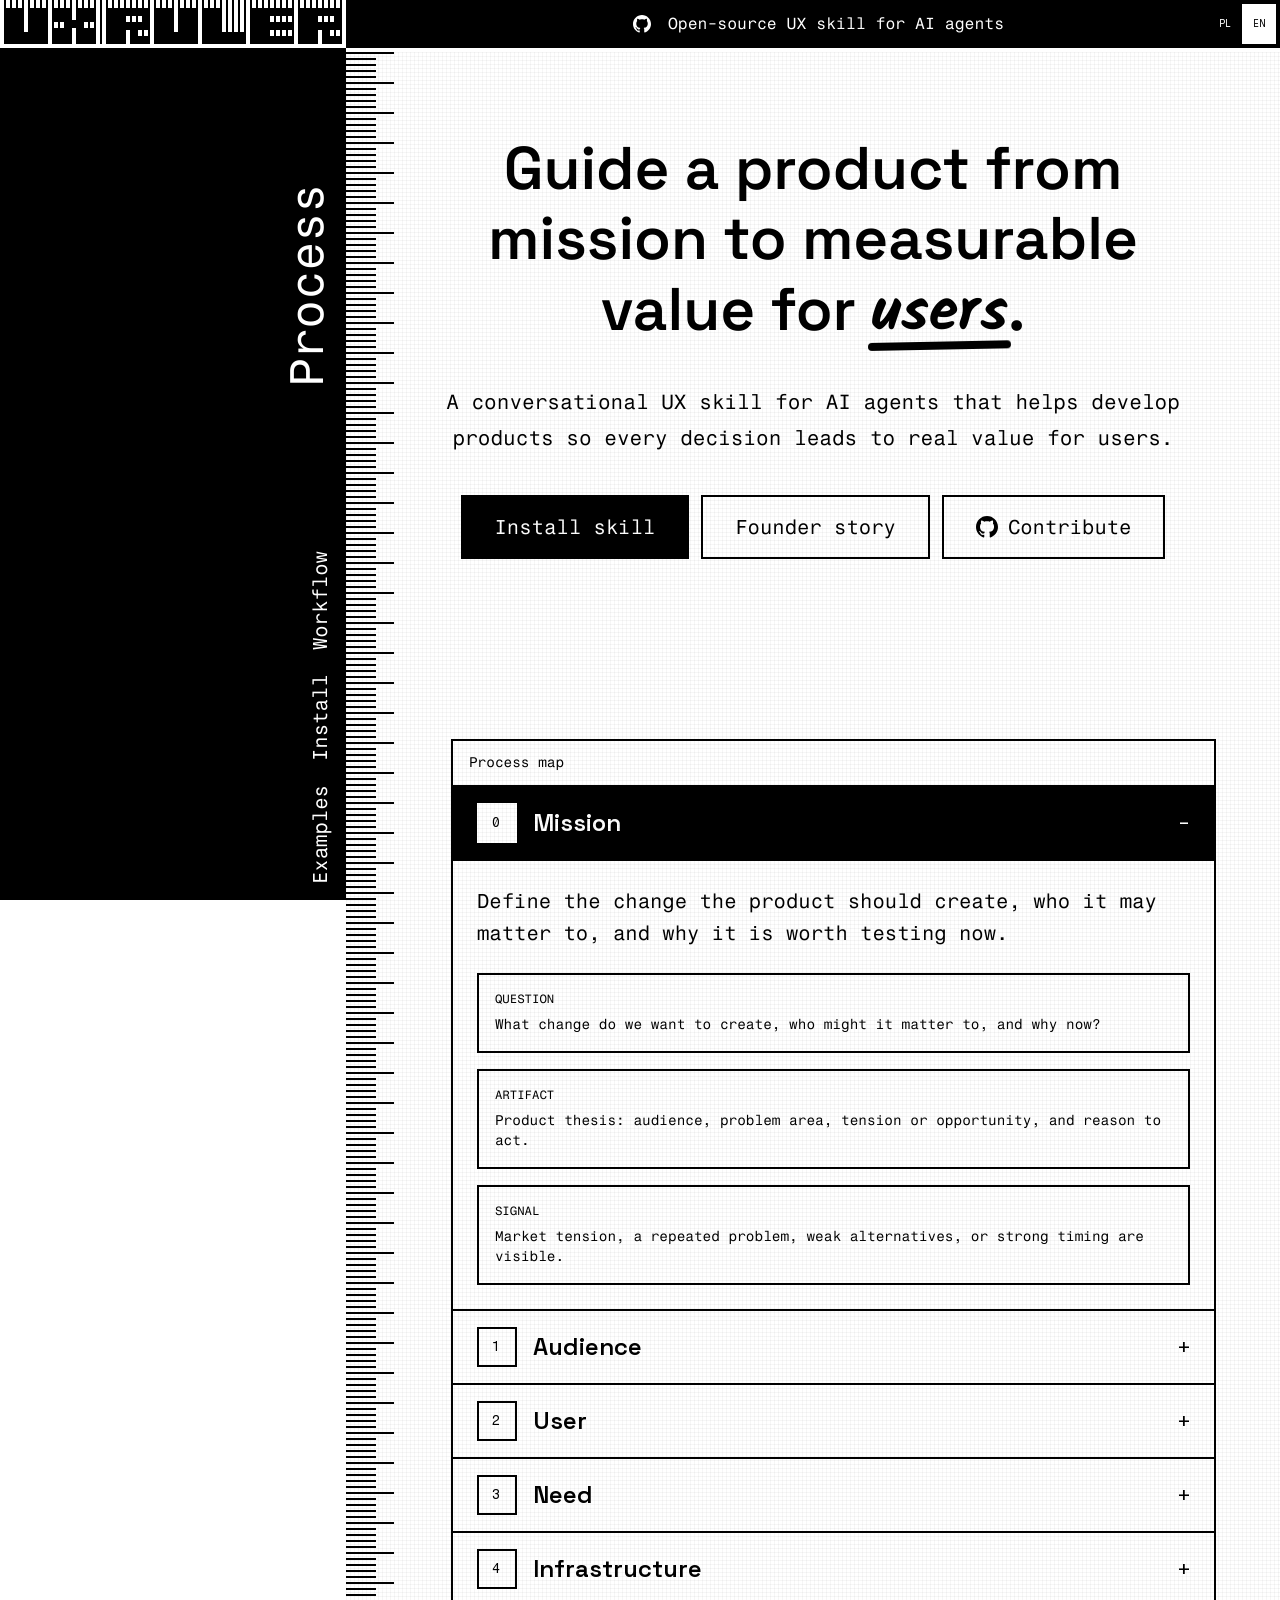
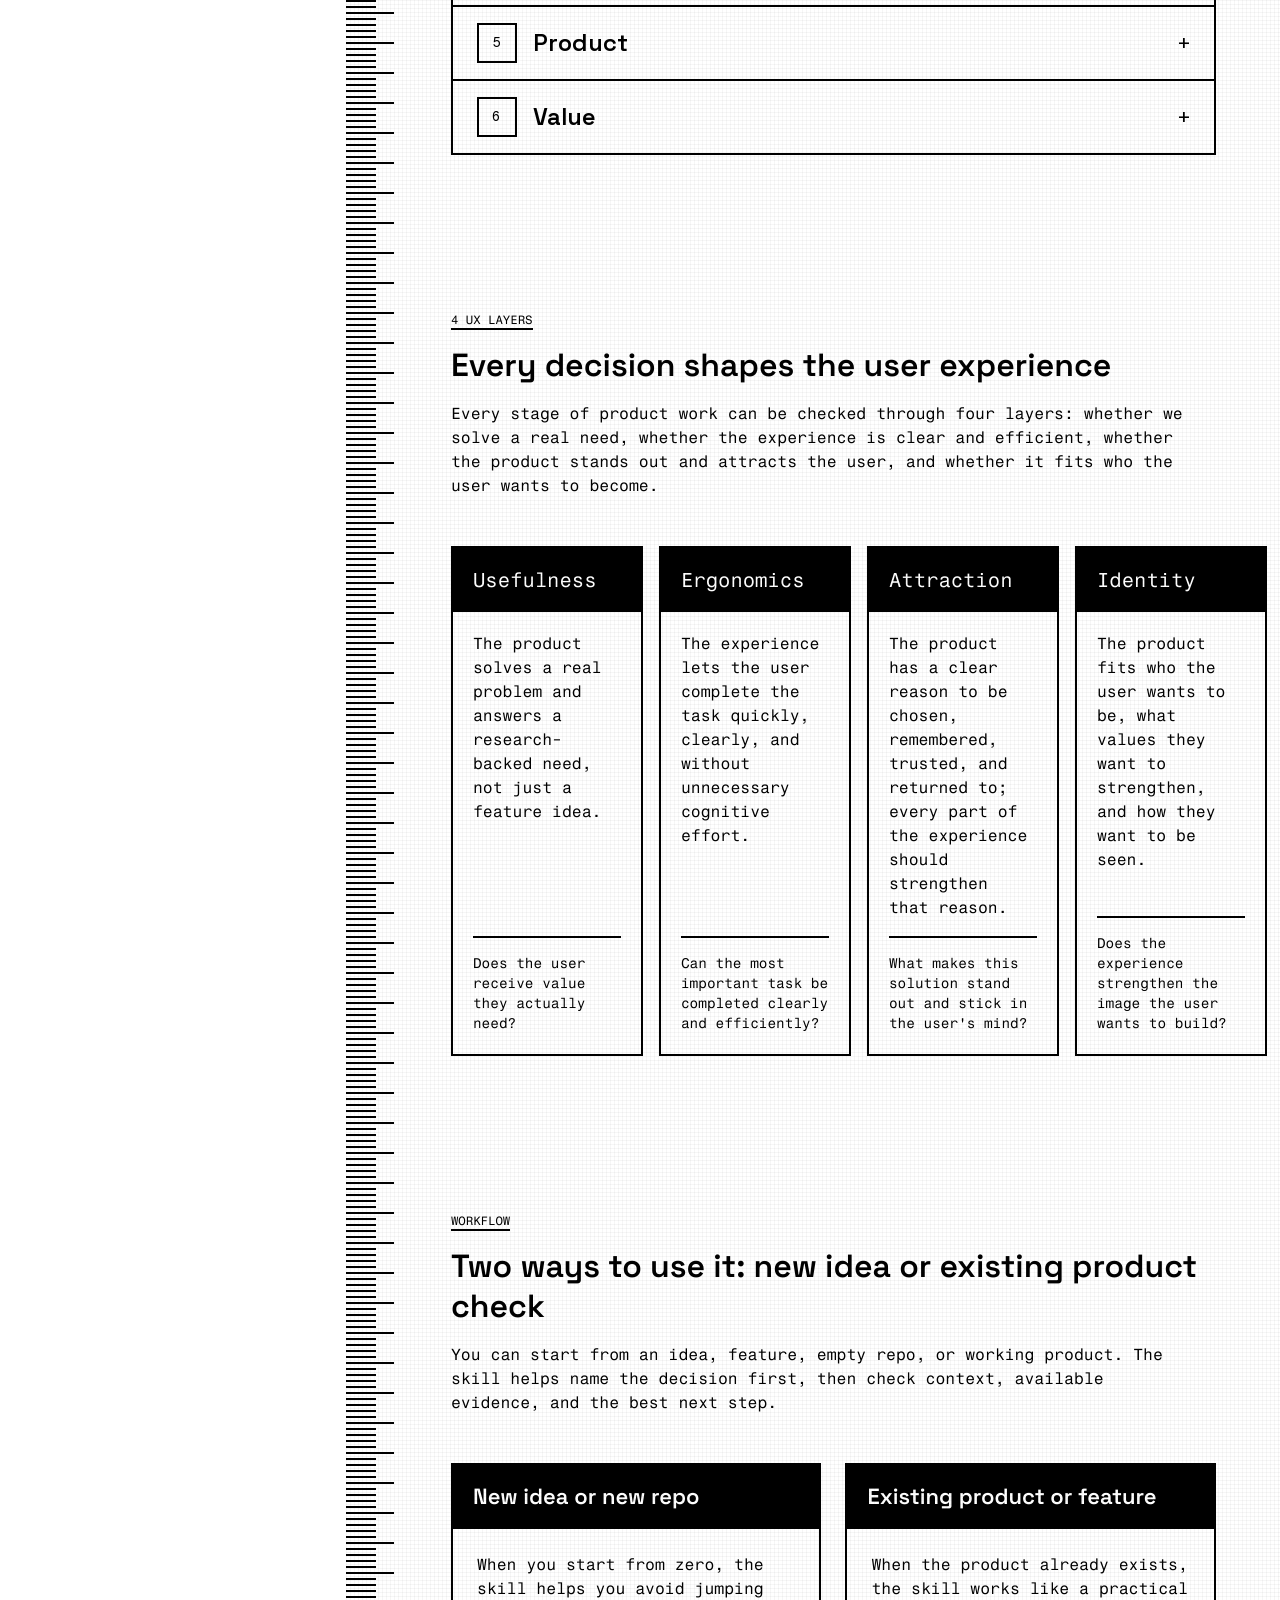
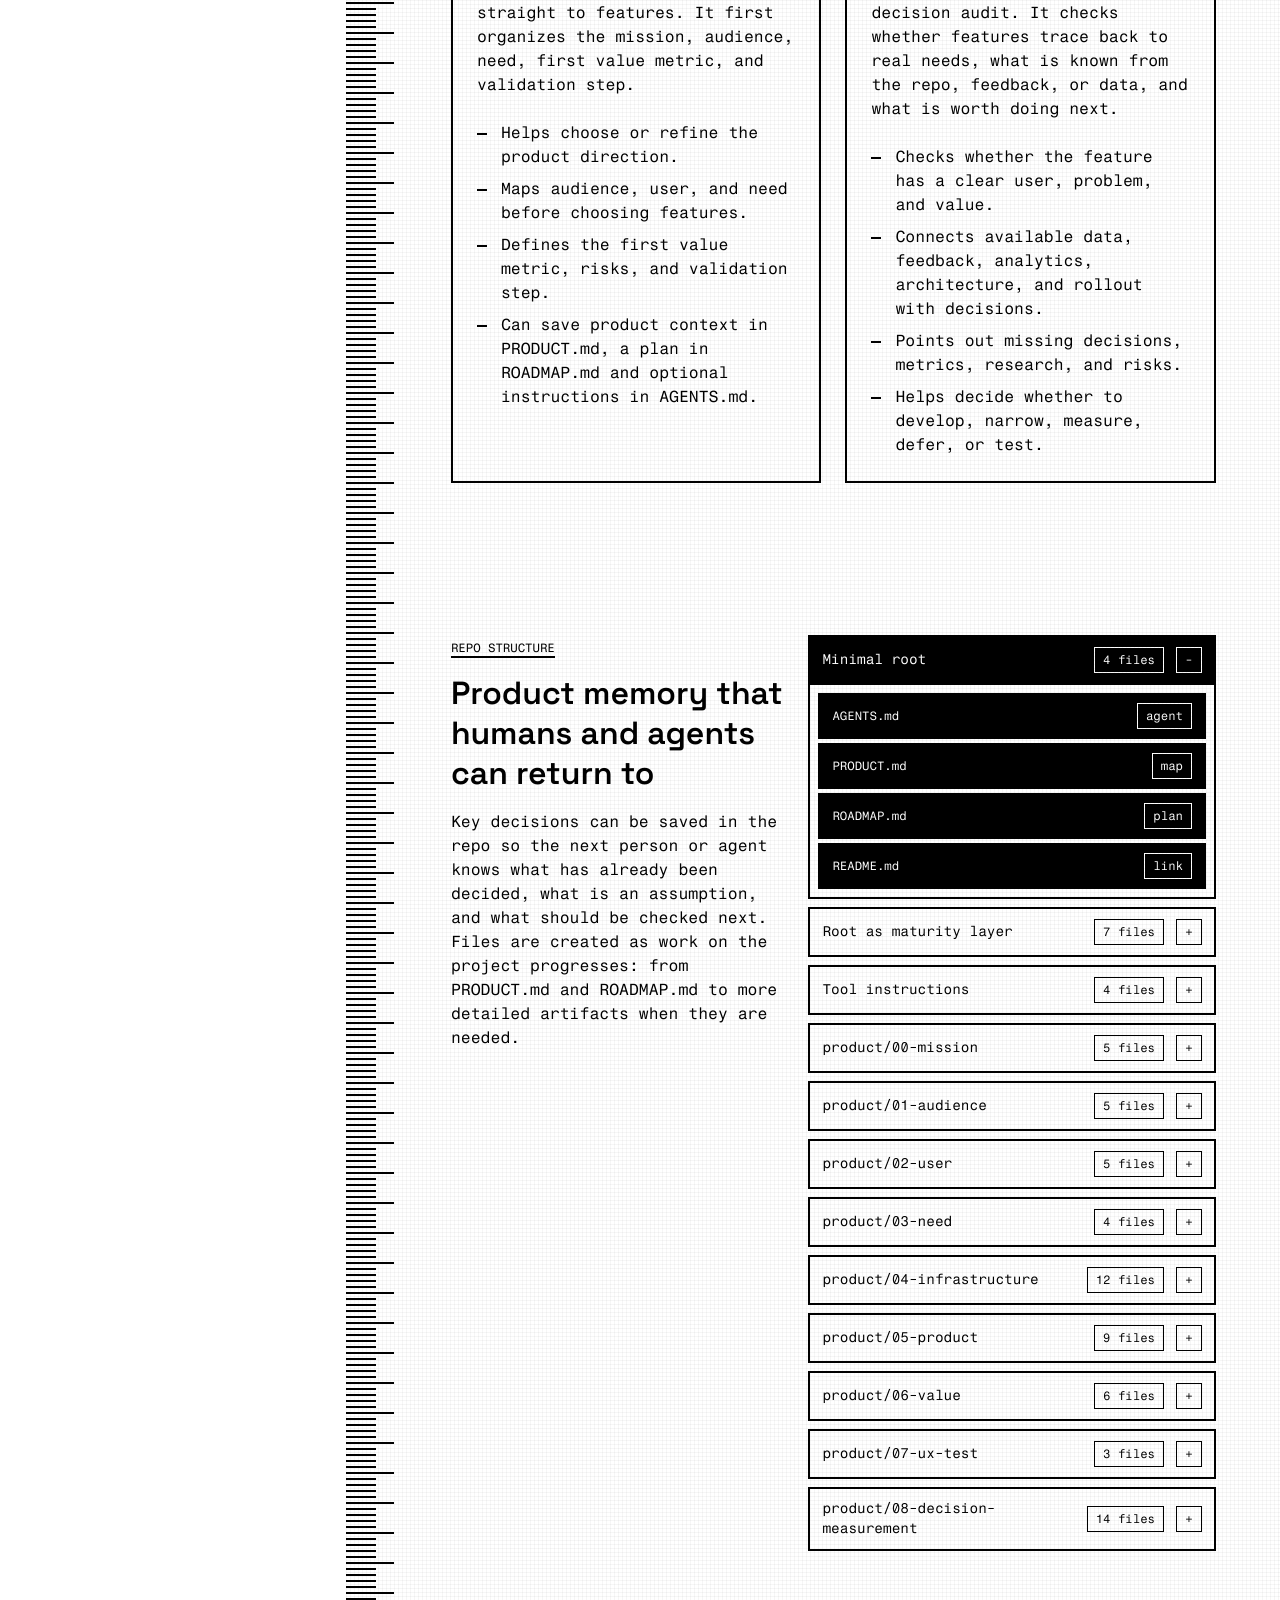
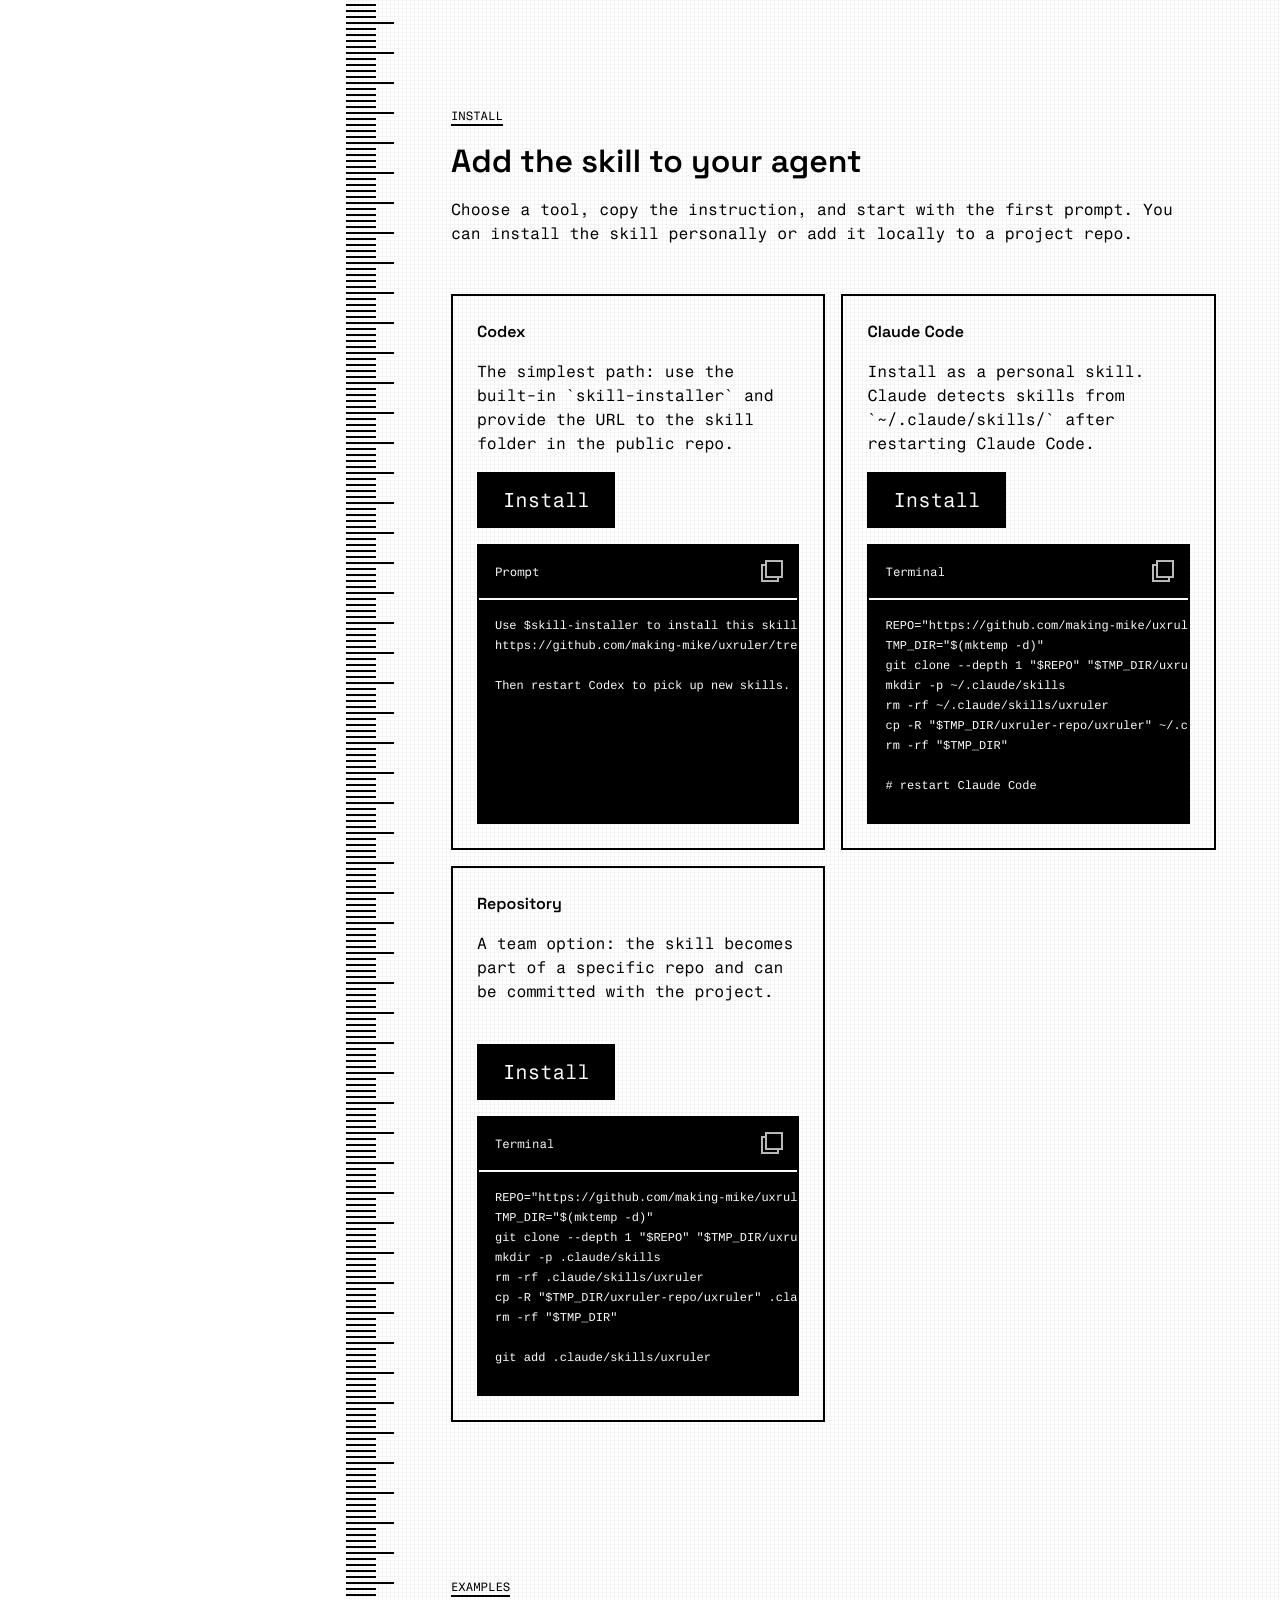
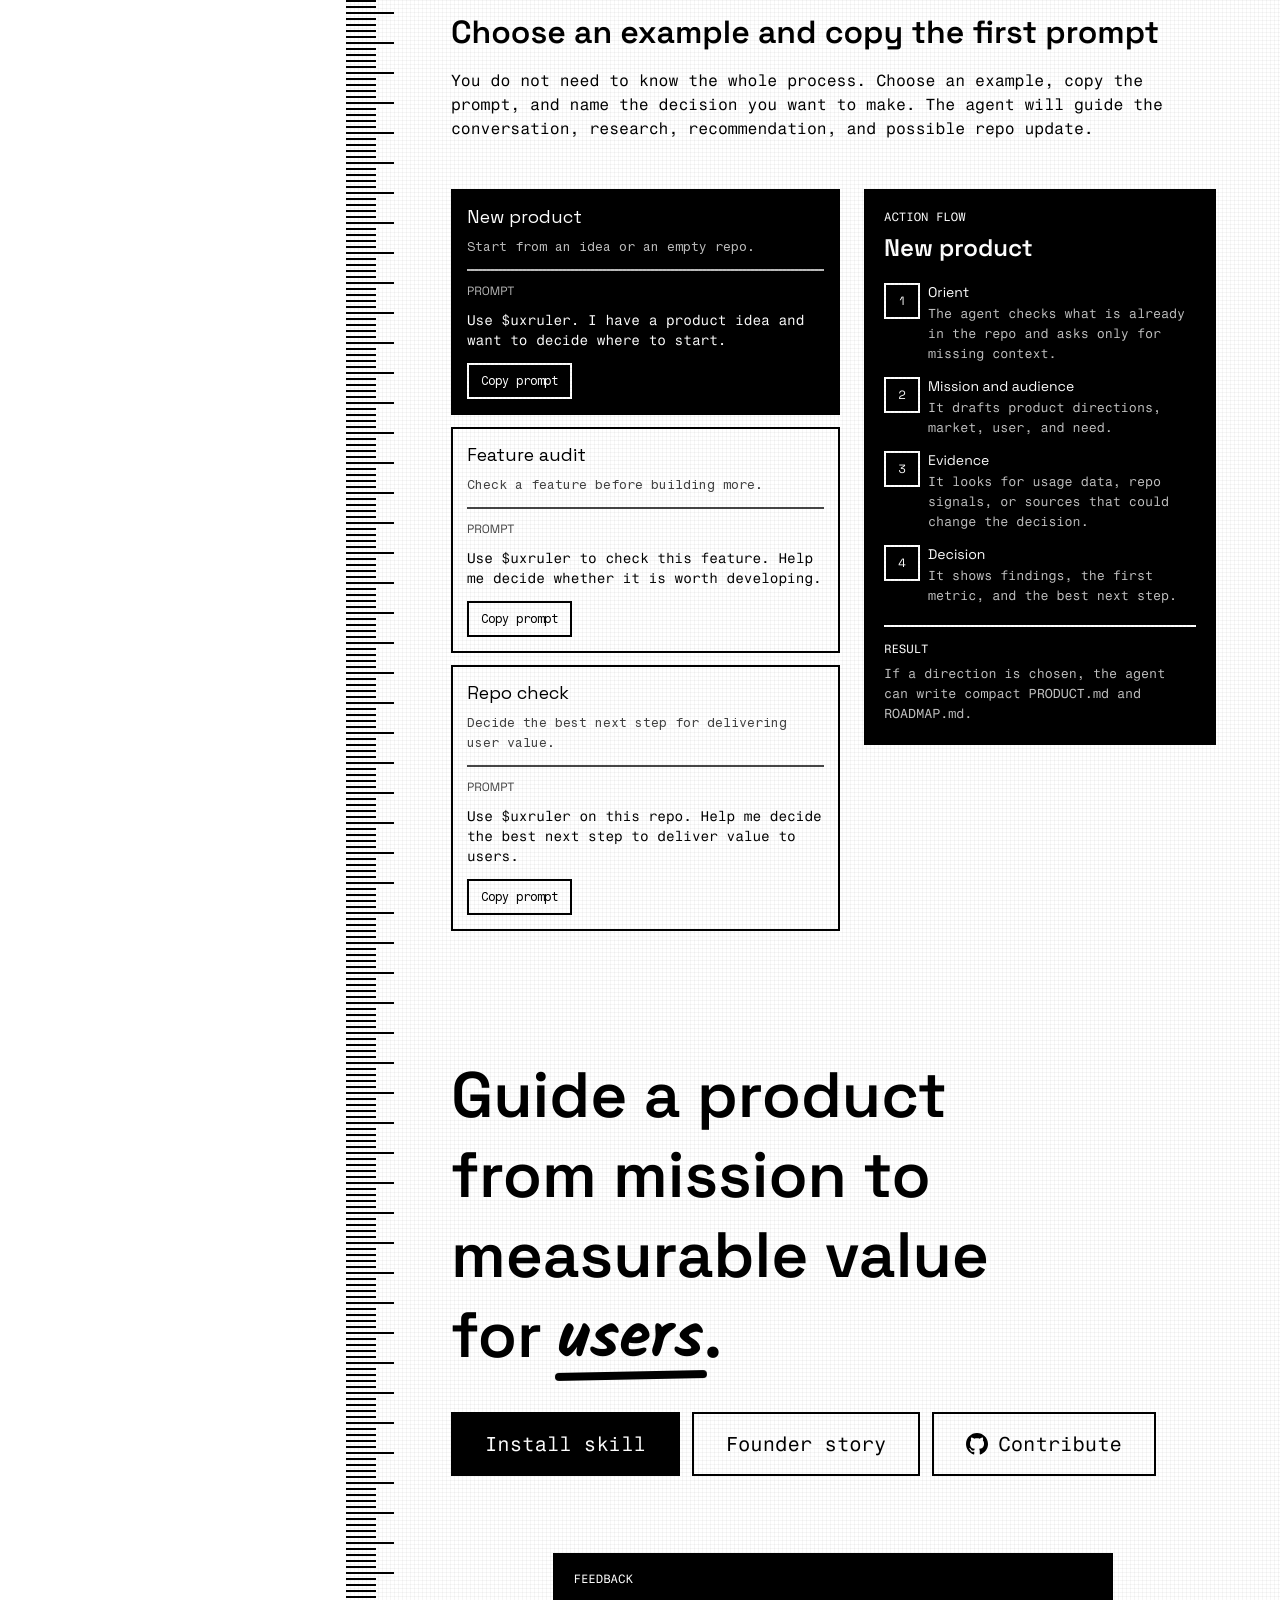
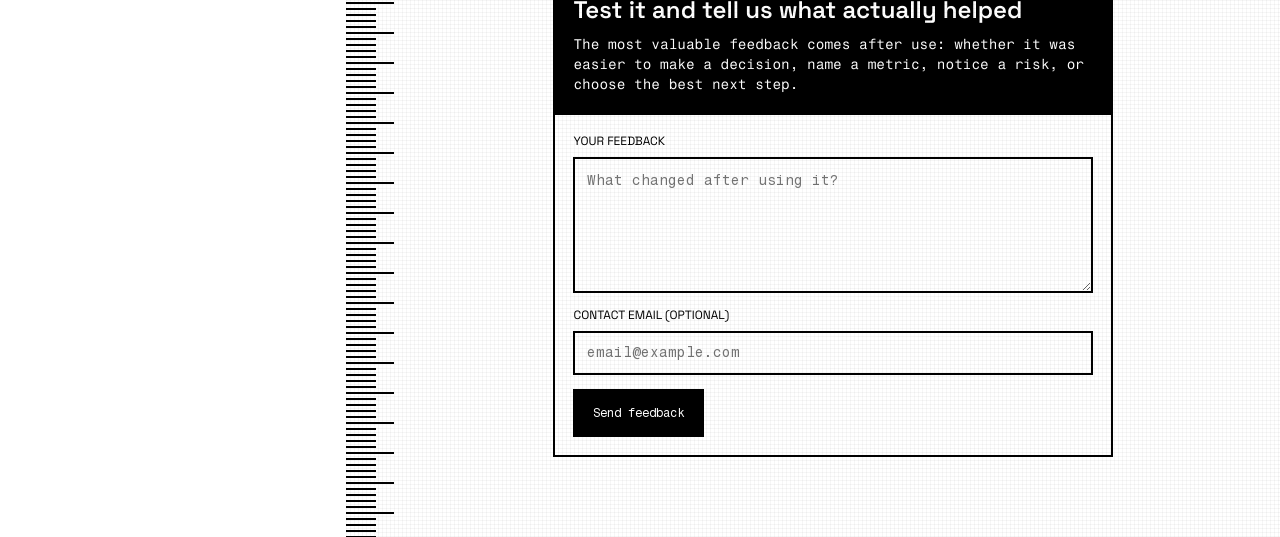
<file: index.html>
<!doctype html>
<html lang="pl">
<head>
  <meta charset="utf-8">
  <meta name="viewport" content="width=device-width, initial-scale=1">
  <title>UX RULER</title>
  <meta name="description" content="UX RULER is an open-source UX skill for AI agents. It helps move from an idea or repo to a clearer decision, metric, and best next step.">
  <meta name="theme-color" content="#000000">
  <meta name="msapplication-TileColor" content="#ffffff">
  <meta name="msapplication-TileImage" content="assets/favicon/ms-icon-144x144.png">
  <meta name="msapplication-config" content="assets/favicon/browserconfig.xml">
  <link rel="canonical" href="https://www.uxruler.com/">
  <link rel="apple-touch-icon" sizes="57x57" href="assets/favicon/apple-icon-57x57.png">
  <link rel="apple-touch-icon" sizes="60x60" href="assets/favicon/apple-icon-60x60.png">
  <link rel="apple-touch-icon" sizes="72x72" href="assets/favicon/apple-icon-72x72.png">
  <link rel="apple-touch-icon" sizes="76x76" href="assets/favicon/apple-icon-76x76.png">
  <link rel="apple-touch-icon" sizes="114x114" href="assets/favicon/apple-icon-114x114.png">
  <link rel="apple-touch-icon" sizes="120x120" href="assets/favicon/apple-icon-120x120.png">
  <link rel="apple-touch-icon" sizes="144x144" href="assets/favicon/apple-icon-144x144.png">
  <link rel="apple-touch-icon" sizes="152x152" href="assets/favicon/apple-icon-152x152.png">
  <link rel="apple-touch-icon" sizes="180x180" href="assets/favicon/apple-icon-180x180.png">
  <link rel="icon" type="image/png" sizes="192x192" href="assets/favicon/android-icon-192x192.png">
  <link rel="icon" type="image/png" sizes="96x96" href="assets/favicon/favicon-96x96.png">
  <link rel="icon" type="image/png" sizes="32x32" href="assets/favicon/favicon-32x32.png">
  <link rel="icon" type="image/png" sizes="16x16" href="assets/favicon/favicon-16x16.png">
  <link rel="shortcut icon" href="assets/favicon/favicon.ico">
  <link rel="manifest" href="assets/favicon/manifest.json">
  <meta property="og:title" content="UX RULER">
  <meta property="og:description" content="UX RULER is an open-source UX skill for AI agents. It helps move from an idea or repo to a clearer decision, metric, and best next step.">
  <meta property="og:type" content="website">
  <meta property="og:url" content="https://www.uxruler.com/">
  <meta property="og:image" content="https://www.uxruler.com/assets/meta-picture.png">
  <meta property="og:image:secure_url" content="https://www.uxruler.com/assets/meta-picture.png">
  <meta property="og:image:type" content="image/png">
  <meta property="og:image:width" content="1200">
  <meta property="og:image:height" content="620">
  <meta property="og:image:alt" content="UX RULER open-source UX process preview">
  <meta name="twitter:card" content="summary_large_image">
  <meta name="twitter:title" content="UX RULER">
  <meta name="twitter:description" content="UX RULER is an open-source UX skill for AI agents. It helps move from an idea or repo to a clearer decision, metric, and best next step.">
  <meta name="twitter:image" content="https://www.uxruler.com/assets/meta-picture.png">
  <meta name="twitter:image:alt" content="UX RULER open-source UX process preview">
  <link rel="preload" as="font" type="font/woff2" href="assets/fonts/fragment-mono-latin.woff2" crossorigin>
  <link rel="preload" as="font" type="font/woff2" href="assets/fonts/fragment-mono-latin-ext.woff2" crossorigin>
  <link rel="preload" as="font" type="font/woff2" href="assets/fonts/kalam-700-latin.woff2" crossorigin>
  <link rel="preload" as="font" type="font/woff2" href="assets/fonts/kalam-700-latin-ext.woff2" crossorigin>
  <link rel="preload" as="font" type="font/woff2" href="assets/fonts/space-grotesk-latin.woff2" crossorigin>
  <link rel="preload" as="font" type="font/woff2" href="assets/fonts/space-grotesk-latin-ext.woff2" crossorigin>
  <style>
    @font-face {
      font-family: "Fragment Mono";
      font-style: normal;
      font-weight: 400;
      font-display: block;
      src: url("assets/fonts/fragment-mono-latin.woff2") format("woff2");
      unicode-range: U+0000-00FF, U+0131, U+0152-0153, U+02BB-02BC, U+02C6, U+02DA, U+02DC, U+0304, U+0308, U+0329, U+2000-206F, U+20AC, U+2122, U+2191, U+2193, U+2212, U+2215, U+FEFF, U+FFFD;
    }

    @font-face {
      font-family: "Fragment Mono";
      font-style: normal;
      font-weight: 400;
      font-display: block;
      src: url("assets/fonts/fragment-mono-latin-ext.woff2") format("woff2");
      unicode-range: U+0100-02BA, U+02BD-02C5, U+02C7-02CC, U+02CE-02D7, U+02DD-02FF, U+0304, U+0308, U+0329, U+1D00-1DBF, U+1E00-1E9F, U+1EF2-1EFF, U+2020, U+20A0-20AB, U+20AD-20C0, U+2113, U+2C60-2C7F, U+A720-A7FF;
    }

    @font-face {
      font-family: "Kalam";
      font-style: normal;
      font-weight: 700;
      font-display: block;
      src: url("assets/fonts/kalam-700-latin.woff2") format("woff2");
      unicode-range: U+0000-00FF, U+0131, U+0152-0153, U+02BB-02BC, U+02C6, U+02DA, U+02DC, U+0304, U+0308, U+0329, U+2000-206F, U+20AC, U+2122, U+2191, U+2193, U+2212, U+2215, U+FEFF, U+FFFD;
    }

    @font-face {
      font-family: "Kalam";
      font-style: normal;
      font-weight: 700;
      font-display: block;
      src: url("assets/fonts/kalam-700-latin-ext.woff2") format("woff2");
      unicode-range: U+0100-02BA, U+02BD-02C5, U+02C7-02CC, U+02CE-02D7, U+02DD-02FF, U+0304, U+0308, U+0329, U+1D00-1DBF, U+1E00-1E9F, U+1EF2-1EFF, U+2020, U+20A0-20AB, U+20AD-20C0, U+2113, U+2C60-2C7F, U+A720-A7FF;
    }

    @font-face {
      font-family: "Space Grotesk";
      font-style: normal;
      font-weight: 400 600;
      font-display: block;
      src: url("assets/fonts/space-grotesk-latin.woff2") format("woff2");
      unicode-range: U+0000-00FF, U+0131, U+0152-0153, U+02BB-02BC, U+02C6, U+02DA, U+02DC, U+0304, U+0308, U+0329, U+2000-206F, U+20AC, U+2122, U+2191, U+2193, U+2212, U+2215, U+FEFF, U+FFFD;
    }

    @font-face {
      font-family: "Space Grotesk";
      font-style: normal;
      font-weight: 400 600;
      font-display: block;
      src: url("assets/fonts/space-grotesk-latin-ext.woff2") format("woff2");
      unicode-range: U+0100-02BA, U+02BD-02C5, U+02C7-02CC, U+02CE-02D7, U+02DD-02FF, U+0304, U+0308, U+0329, U+1D00-1DBF, U+1E00-1E9F, U+1EF2-1EFF, U+2020, U+20A0-20AB, U+20AD-20C0, U+2113, U+2C60-2C7F, U+A720-A7FF;
    }

    :root {
      --black: #000;
      --white: #fff;
      --heading-font: "Space Grotesk", "Fragment Mono", ui-monospace, monospace;
      --emphasis-font: "Kalam", "Fragment Mono", ui-monospace, monospace;
      --grid-line: rgba(0, 0, 0, 0.035);
      --grid-size: 4px;
      --ruler-major: 32px;
      --small-line: 16px;
      --meta-line: 20px;
      --text-line: 24px;
      --h1-line: clamp(66px, 5.5vw, 80px);
      --h2-line: 40px;
      --h3-line: 24px;
      --footer-title-line: 80px;
      --muted: #000;
      --soft: #fff;
      --line: #000;
      --content-min-width: 760px;
      --rail-width: clamp(96px, calc(100vw - var(--content-min-width)), 346px);
      --topbar-height: clamp(13px, calc(13.8728vw - 105.434px), 48px);
      --nav-font-size: clamp(10px, calc(4.6243vw - 35.145px), 16px);
      --nav-gap: clamp(8px, calc(5.7803vw - 43.930px), 20px);
      --ruler-width: var(--topbar-height);
      --ruler-start-gap: calc(var(--topbar-height) / 12);
      --ruler-top-trim: calc(var(--ruler-width) / 12);
      --rail-label-size: clamp(10px, calc(var(--topbar-height) * 0.4167), 20px);
      --rail-label-scale-max: 2.35;
      --rail-nav-offset: calc(var(--topbar-height) / 3);
      --rail-bottom-padding: 16px;
      --rail-about-offset: calc(var(--topbar-height) * 2.5);
      --rail-label-x: max(22px, calc(var(--rail-width) - var(--rail-label-size) - var(--rail-nav-offset)));
      --content-gutter-left: clamp(74px, 8.2vw, 132px);
      --content-gutter-right: clamp(18px, 5vw, 72px);
      --shell: min(1160px, calc(100% - 120px));
      --topbar-columns: var(--rail-width) minmax(0, 1fr);
    }

    * {
      box-sizing: border-box;
    }

    html {
      scroll-behavior: smooth;
    }

    body {
      position: relative;
      margin: 0;
      background: var(--white);
      color: var(--black);
      font-family: "Fragment Mono", ui-monospace, SFMono-Regular, Menlo, Monaco, Consolas, "Liberation Mono", monospace;
      line-height: var(--text-line);
      text-rendering: geometricPrecision;
    }

    body::before {
      content: "";
      position: absolute;
      z-index: 12;
      top: calc(var(--topbar-height) + var(--ruler-start-gap));
      bottom: 0;
      left: var(--rail-width);
      width: var(--ruler-width);
      pointer-events: none;
      background-image: url("assets/ruler.svg");
      background-position: left calc(0px - var(--ruler-top-trim));
      background-repeat: repeat-y;
      background-size: var(--ruler-width) auto;
    }

    body::after {
      content: "";
      position: absolute;
      z-index: 11;
      top: calc(var(--topbar-height) + var(--ruler-start-gap));
      right: 0;
      bottom: 0;
      left: var(--rail-width);
      pointer-events: none;
      background-image:
        linear-gradient(var(--grid-line) 1px, transparent 1px),
        linear-gradient(90deg, var(--grid-line) 1px, transparent 1px);
      background-size: var(--grid-size) var(--grid-size);
      background-position: 0 0;
    }

    a {
      color: inherit;
    }

    .skip-link {
      position: fixed;
      z-index: 10000;
      top: 8px;
      left: 8px;
      transform: translateY(calc(-100% - 16px));
      border: 2px solid var(--black);
      padding: 8px 12px;
      background: var(--white);
      color: var(--black);
      font-size: 12px;
      line-height: var(--small-line);
      text-decoration: none;
      transition: transform 120ms ease;
    }

    .skip-link:focus,
    .skip-link:focus-visible {
      transform: translateY(0);
      outline: 2px solid var(--white);
      outline-offset: 3px;
    }

    .shell {
      width: auto;
      margin: 0 var(--content-gutter-right) 0 var(--content-gutter-left);
    }

    .topbar {
      position: fixed;
      z-index: 30;
      top: 0;
      left: 0;
      right: 0;
      min-height: var(--topbar-height);
      background: var(--black);
      color: var(--white);
      font-size: var(--nav-font-size);
      line-height: var(--small-line);
      isolation: isolate;
    }

    .topbar .shell {
      display: grid;
      grid-template-columns: var(--topbar-columns);
      width: 100%;
      margin: 0;
      min-height: var(--topbar-height);
    }

    .brand {
      position: relative;
      z-index: 2;
      display: block;
      width: var(--rail-width);
      height: var(--topbar-height);
      background: var(--black) url("assets/logo.svg") left top / 100% 100% no-repeat;
      overflow: hidden;
      text-decoration: none;
    }

    .brand img {
      position: relative;
      z-index: 1;
      display: block;
      width: 100%;
      height: var(--topbar-height);
      object-fit: fill;
    }

    .brand:focus-visible {
      outline: 2px solid var(--white);
      outline-offset: -4px;
    }

    .topline {
      position: relative;
      z-index: 1;
      min-height: var(--topbar-height);
      background: var(--black);
      color: var(--white);
    }

    .topline {
      display: flex;
      align-items: center;
      justify-content: center;
      padding: 0;
      overflow: visible;
      text-align: center;
      white-space: nowrap;
    }

    .topline-info {
      position: absolute;
      inset: 0;
      display: flex;
      align-items: center;
      justify-content: center;
      gap: 6px;
      padding: 0 clamp(64px, calc(27.7456vw - 194.868px), 112px);
      color: inherit;
      text-decoration: none;
    }

    .topline-info:hover,
    .topline-info:focus-visible {
      outline: 2px solid var(--white);
      outline-offset: -4px;
    }

    .topline-github-mark {
      display: grid;
      place-items: center;
      width: calc(var(--topbar-height) - 8px);
      height: calc(var(--topbar-height) - 8px);
      flex: 0 0 auto;
    }

    .topline-github-icon {
      display: block;
      width: clamp(12px, calc(var(--topbar-height) * 0.42), 18px);
      height: clamp(12px, calc(var(--topbar-height) * 0.42), 18px);
      fill: currentColor;
    }

    .topline-text {
      min-width: 0;
      overflow: visible;
      text-overflow: clip;
    }

    .language-switcher {
      position: absolute;
      z-index: 2;
      top: 0;
      right: 0;
      bottom: 0;
      display: inline-flex;
      align-items: stretch;
      padding: 4px 4px 4px 0;
      border: 0;
      background: transparent;
    }

    .lang-button {
      display: inline-grid;
      place-items: center;
      min-width: clamp(28px, calc(3.4682vw - 4.358px), 34px);
      height: auto;
      border: 0;
      border-radius: 0;
      background: var(--black);
      color: var(--white);
      font: inherit;
      font-size: clamp(8px, calc(1.1561vw - 2.786px), 10px);
      line-height: 1;
      cursor: pointer;
    }

    .lang-button + .lang-button {
      border-left: 0;
      box-shadow: inset 2px 0 0 var(--white);
    }

    .lang-button.is-active {
      background: var(--white);
      color: var(--black);
    }

    .lang-button:focus-visible {
      outline: 2px solid var(--white);
      outline-offset: 3px;
    }

    .rail-nav-link:hover {
      text-decoration-thickness: 2px;
    }

    .rail-nav-link:focus-visible {
      outline: 2px solid currentColor;
      outline-offset: 4px;
      text-decoration-thickness: 2px;
    }

    h1,
    h2,
    h3,
    p {
      margin-top: 0;
    }

    p,
    li {
      line-height: var(--text-line);
    }

    h1,
    h2,
    h3,
    strong {
      font-weight: 400;
    }

    h1,
    h2,
    h3,
    .footer-title,
    .process-step-title {
      font-family: var(--heading-font);
      font-weight: 600;
    }

    em {
      position: relative;
      display: inline-block;
      font-family: var(--emphasis-font);
      font-style: normal;
      font-weight: 700;
    }

    em::after {
      content: "";
      position: absolute;
      left: -0.06em;
      right: -0.04em;
      bottom: -0.02em;
      height: 0.13em;
      border-radius: 999px;
      background: currentColor;
      pointer-events: none;
      transform: rotate(-1.1deg);
      transform-origin: left center;
    }

    em.marker-reveal::after {
      opacity: 0;
      transform: rotate(-1.1deg) scaleX(0);
    }

    em.marker-reveal.is-marker-visible::after {
      animation: marker-sweep 640ms ease-out forwards;
    }

    @keyframes marker-sweep {
      from {
        opacity: 0.64;
        transform: rotate(-1.1deg) scaleX(0);
      }

      to {
        opacity: 1;
        transform: rotate(-1.1deg) scaleX(1);
      }
    }

    .hero {
      margin-left: var(--rail-width);
      padding: 0;
      overflow: hidden;
      background: var(--white);
      color: var(--black);
      scroll-margin-top: var(--topbar-height);
    }

    .hero-stage {
      width: 100%;
    }

    .hero-rail {
      position: fixed;
      z-index: 20;
      top: 0;
      left: 0;
      width: var(--rail-width);
      height: 100svh;
      background: var(--black);
    }

    .rail-nav {
      position: absolute;
      inset: 0;
      z-index: 1;
    }

    .rail-nav-link {
      position: absolute;
      left: var(--rail-label-x);
      top: 0;
      display: inline-block;
      color: var(--white);
      font-size: var(--rail-label-size);
      line-height: var(--meta-line);
      text-decoration: none;
      transform: rotate(-90deg) scale(var(--rail-scale, 1));
      transform-origin: left top;
      white-space: nowrap;
    }

    .rail-nav-link.is-active {
      text-decoration: none;
    }

    .hero-panel {
      position: relative;
      display: grid;
      min-width: 0;
      margin-top: var(--topbar-height);
      overflow: hidden;
      isolation: isolate;
      background: var(--white);
      color: var(--black);
    }

    .hero-ruler {
      display: none;
    }

    .hero-stickers {
      position: absolute;
      inset: 0;
      z-index: 1;
      pointer-events: none;
    }

    .hero-sticker {
      position: absolute;
      top: var(--top, auto);
      right: var(--right, auto);
      bottom: var(--bottom, auto);
      left: var(--left, auto);
      display: grid;
      width: var(--sticker-size, 56px);
      height: var(--sticker-size, 56px);
      place-items: center;
      pointer-events: auto;
    }

    .hero-sticker-art {
      display: grid;
      width: 100%;
      height: 100%;
      place-items: center;
      border: 2px solid var(--black);
      border-radius: 12px;
      padding: 3px;
      background: var(--white);
      box-shadow: 4px 4px 0 var(--black);
      transform: rotate(var(--rotate, 0deg));
      transform-origin: center;
      transition: transform 160ms ease, box-shadow 160ms ease;
    }

    .hero-sticker img {
      display: block;
      width: 100%;
      height: 100%;
      border-radius: 8px;
      object-fit: contain;
    }

    .hero-sticker::after {
      content: attr(data-label);
      position: absolute;
      z-index: 5;
      top: calc(100% + 9px);
      left: 50%;
      max-width: min(42vw, 220px);
      border: 2px solid var(--black);
      padding: 5px 8px;
      background: var(--black);
      color: var(--white);
      font-size: 12px;
      line-height: var(--small-line);
      opacity: 0;
      pointer-events: none;
      text-align: center;
      transform: translate(-50%, 4px);
      transition: opacity 140ms ease, transform 140ms ease;
      white-space: nowrap;
    }

    .hero-sticker.is-label-above::after {
      top: auto;
      bottom: calc(100% + 9px);
      transform: translate(-50%, -4px);
    }

    .hero-sticker:hover,
    .hero-sticker:focus-visible {
      z-index: 4;
      outline: 0;
    }

    .hero-sticker:hover .hero-sticker-art,
    .hero-sticker:focus-visible .hero-sticker-art {
      box-shadow: 6px 6px 0 var(--black);
      transform: translateY(-4px) rotate(var(--rotate, 0deg));
    }

    .hero-sticker:focus-visible .hero-sticker-art {
      outline: 2px solid var(--black);
      outline-offset: 5px;
    }

    .hero-sticker:hover::after,
    .hero-sticker:focus-visible::after {
      opacity: 1;
      transform: translate(-50%, 0);
    }

    .hero-content {
      position: relative;
      z-index: 2;
      display: grid;
      align-content: center;
      justify-items: center;
      width: min(calc(100% - var(--content-gutter-left) - var(--content-gutter-right)), 1120px);
      max-width: none;
      margin: 0 auto;
      padding: 96px 0 104px;
      pointer-events: none;
      text-align: center;
    }

    .hero-content > * {
      pointer-events: auto;
    }

    h1 {
      max-width: 16em;
      margin-bottom: 24px;
      font-size: clamp(36px, 4.7vw, 68px);
      line-height: var(--h1-line);
      letter-spacing: 0;
      transform: translateY(-10px);
    }

    .hero-lead {
      max-width: 56rem;
      margin-bottom: 40px;
      color: var(--muted);
      font-size: clamp(18px, 1.6vw, 24px);
      line-height: 36px;
      transform: translateY(2px);
    }

    .hero-actions {
      display: flex;
      flex-wrap: wrap;
      gap: 12px;
      justify-content: center;
    }

    .hero-actions .button {
      min-height: 64px;
      padding: 0 32px;
      font-size: 20px;
      line-height: var(--text-line);
    }

    .footer-actions {
      justify-content: flex-start;
      margin-top: 32px;
    }

    .button {
      display: inline-flex;
      align-items: center;
      justify-content: center;
      gap: 10px;
      min-height: 40px;
      border: 2px solid currentColor;
      border-radius: 0;
      padding: 0 16px;
      color: var(--black);
      background: var(--white);
      font: inherit;
      font-size: 12px;
      line-height: var(--small-line);
      text-decoration: none;
      cursor: pointer;
    }

    .button-icon {
      display: block;
      width: 1.1em;
      height: 1.1em;
      flex: 0 0 auto;
      fill: currentColor;
    }

    .button.primary {
      background: var(--black);
      color: var(--white);
      border-color: var(--black);
    }

    .button.secondary {
      background: var(--white);
      color: var(--black);
      border-color: var(--black);
    }

    .footer-feedback {
      display: grid;
      justify-self: end;
      width: min(100%, 420px);
      min-width: 0;
      border: 2px solid var(--black);
      background: var(--white);
      color: var(--black);
    }

    .footer-feedback-head {
      display: grid;
      gap: 8px;
      border-bottom: 2px solid var(--black);
      padding: 16px 18px 18px;
      background: var(--black);
      color: var(--white);
    }

    .footer-feedback-kicker,
    .footer-feedback-status {
      margin-bottom: 0;
      font-size: 12px;
      line-height: var(--small-line);
      text-transform: uppercase;
    }

    .footer-feedback-title {
      margin: 0;
      font-size: 24px;
      line-height: 32px;
    }

    .footer-feedback-intro {
      margin: 0;
      color: inherit;
      font-size: 14px;
      line-height: var(--meta-line);
    }

    .footer-feedback-fields {
      display: grid;
      gap: 14px;
      padding: 18px;
    }

    .footer-feedback-fields[hidden],
    .footer-feedback-success[hidden] {
      display: none;
    }

    .footer-feedback-field {
      display: grid;
      gap: 8px;
      min-width: 0;
    }

    .footer-feedback-field span {
      font-family: var(--heading-font);
      font-size: 12px;
      line-height: var(--small-line);
      text-transform: uppercase;
    }

    .footer-feedback .survey-textarea {
      min-height: 136px;
      resize: vertical;
    }

    .footer-feedback .survey-textarea:focus-visible,
    .footer-feedback .survey-input:focus-visible {
      outline: 2px solid var(--black);
      outline-offset: 3px;
    }

    .footer-feedback-actions {
      display: flex;
      flex-wrap: wrap;
      gap: 10px;
      align-items: center;
    }

    .footer-feedback .button {
      min-height: 48px;
      padding: 0 18px;
    }

    .footer-feedback-status {
      flex: 1 1 12rem;
      min-width: 0;
      overflow-wrap: anywhere;
    }

    .footer-feedback-success {
      display: grid;
      gap: 18px;
      min-height: 300px;
      padding: 22px 18px 18px;
      align-content: center;
    }

    .footer-feedback-check {
      position: relative;
      display: grid;
      width: 56px;
      height: 56px;
      place-items: center;
      border: 2px solid var(--black);
      border-radius: 50%;
      background: var(--white);
      color: var(--black);
    }

    .footer-feedback-check::before {
      content: "";
      width: 24px;
      height: 13px;
      border-bottom: 4px solid currentColor;
      border-left: 4px solid currentColor;
      transform: rotate(-45deg) translate(2px, -1px);
      transform-origin: center;
    }

    .footer-feedback-success-copy {
      display: grid;
      gap: 8px;
      max-width: 22rem;
    }

    .footer-feedback-success-copy h3 {
      margin: 0;
      font-size: 24px;
      line-height: 32px;
    }

    .footer-feedback-success-copy p {
      margin: 0;
      font-size: 14px;
      line-height: var(--meta-line);
    }

    .button:hover,
    .button:focus-visible,
    .copy:hover,
    .copy:focus-visible {
      outline: 2px solid var(--black);
      outline-offset: 4px;
    }

    main {
      margin-left: var(--rail-width);
      background: var(--white);
    }

    main section {
      padding: 76px 0;
      scroll-margin-top: var(--topbar-height);
    }

    .section-head {
      display: grid;
      grid-template-columns: minmax(0, 1fr);
      gap: 0;
      align-items: start;
      margin-bottom: 32px;
    }

    .kicker {
      display: inline-block;
      margin-bottom: 16px;
      border-bottom: 2px solid var(--black);
      color: var(--black);
      font-size: 12px;
      line-height: var(--small-line);
      text-transform: uppercase;
    }

    h2 {
      margin-bottom: 16px;
      font-size: clamp(20px, 2.6vw, 32px);
      line-height: var(--h2-line);
      letter-spacing: 0;
    }

    .section-head p,
    .wide-copy {
      color: var(--muted);
      font-size: 16px;
      line-height: var(--text-line);
    }

    .section-head p {
      max-width: 46rem;
    }

    .process-graph {
      overflow: hidden;
      border: 2px solid var(--line);
      border-radius: 0;
      background: var(--white);
    }

    .process-graph-header {
      display: flex;
      align-items: center;
      justify-content: space-between;
      gap: 16px;
      padding: 12px 16px;
      border-bottom: 2px solid var(--line);
      background: var(--white);
      color: var(--black);
    }

    .process-graph-header strong {
      font-size: 14px;
      line-height: var(--meta-line);
    }

    .process-graph-header span {
      font-size: 12px;
      line-height: var(--small-line);
    }

    .process-graph-frame {
      overflow: hidden;
      padding: 0;
    }

    .process-accordion {
      display: grid;
    }

    .process-step {
      border-bottom: 2px solid var(--line);
      background: var(--white);
    }

    .process-step:last-child {
      border-bottom: 0;
    }

    .process-step-trigger {
      position: relative;
      display: grid;
      grid-template-columns: 40px minmax(0, 1fr);
      align-items: center;
      gap: 16px;
      width: 100%;
      border: 0;
      border-radius: 0;
      padding: 16px 64px 16px 24px;
      background: var(--white);
      color: var(--black);
      font: inherit;
      text-align: left;
      cursor: pointer;
    }

    .process-step-trigger:hover,
    .process-step-trigger:focus-visible {
      outline: 2px solid var(--black);
      outline-offset: -6px;
    }

    .process-step.is-active .process-step-trigger {
      background: var(--black);
      color: var(--white);
    }

    .process-step-number {
      display: inline-grid;
      place-items: center;
      width: 40px;
      height: 40px;
      border: 2px solid currentColor;
      font-size: 14px;
      line-height: var(--meta-line);
    }

    .process-step.is-active .process-step-number {
      background: var(--white);
      color: var(--black);
      border-color: var(--white);
    }

    .process-step-title {
      font-size: 24px;
      line-height: 32px;
    }

    .process-step-icon {
      position: absolute;
      top: 50%;
      right: 24px;
      font-size: 20px;
      line-height: var(--text-line);
      transform: translateY(-50%);
    }

    .process-step-panel {
      display: none;
      border-top: 2px solid var(--line);
      padding: 24px;
    }

    .process-step.is-active .process-step-panel {
      display: grid;
      grid-template-columns: minmax(0, 0.45fr) minmax(0, 1fr);
      gap: 24px;
    }

    .process-step-summary,
    .process-detail-grid {
      min-width: 0;
    }

    .process-step-summary p {
      margin-bottom: 0;
      font-size: 20px;
      line-height: 32px;
    }

    .process-detail-grid {
      display: grid;
      grid-template-columns: repeat(3, minmax(12rem, 1fr));
      gap: 16px;
    }

    .process-detail-card {
      min-width: 0;
      border: 2px solid var(--line);
      padding: 16px;
      background: var(--white);
      overflow-wrap: anywhere;
    }

    .process-detail-card strong {
      display: block;
      margin-bottom: 8px;
      font-size: 12px;
      line-height: var(--small-line);
      text-transform: uppercase;
    }

    .process-detail-card p {
      margin-bottom: 0;
      font-size: 14px;
      line-height: var(--meta-line);
    }

    .split {
      display: grid;
      grid-template-columns: repeat(2, minmax(18rem, 1fr));
      gap: 24px;
    }

    .ux-layers {
      display: grid;
      grid-template-columns: repeat(4, minmax(12rem, 1fr));
      gap: 16px;
      margin-top: 28px;
    }

    .ux-layer {
      display: flex;
      flex-direction: column;
      border: 2px solid var(--line);
      border-radius: 0;
      padding: 0;
      background: var(--white);
      color: var(--black);
    }

    .ux-layer:nth-child(even) {
      background: var(--white);
      color: var(--black);
    }

    .ux-layer strong {
      display: block;
      margin-bottom: 0;
      padding: 16px 20px;
      background: var(--black);
      color: var(--white);
      font-size: 20px;
      line-height: 32px;
    }

    .ux-layer p {
      margin: 0;
      padding: 20px 20px 16px;
      color: var(--muted);
    }

    .ux-layer:nth-child(even) p {
      color: var(--black);
    }

    .ux-layer .question {
      display: block;
      margin: auto 20px 20px;
      padding-top: 16px;
      border-top: 2px solid var(--black);
      font-size: 14px;
      line-height: var(--meta-line);
    }

    .panel {
      border: 2px solid var(--line);
      border-radius: 0;
      padding: 24px;
      background: var(--white);
    }

    .panel h3 {
      margin-bottom: 16px;
      font-size: 16px;
      line-height: var(--h3-line);
    }

    .panel p {
      color: var(--muted);
    }

    .split .panel {
      padding: 0;
      overflow: hidden;
    }

    .split .panel h3 {
      margin: 0;
      padding: 16px 20px;
      background: var(--black);
      color: var(--white);
      font-size: 22px;
      line-height: 32px;
    }

    .split .panel p {
      margin: 0;
      padding: 24px 24px 0;
    }

    .split .panel .bullets {
      margin: 24px;
    }

    .bullets {
      display: grid;
      gap: 8px;
      padding: 0;
      margin: 24px 0 0;
      list-style: none;
    }

    .bullets li {
      position: relative;
      padding-left: 24px;
      color: var(--black);
    }

    .bullets li::before {
      content: "";
      position: absolute;
      left: 0;
      top: 12px;
      width: 10px;
      height: 2px;
      background: var(--black);
    }

    .repo-map {
      display: grid;
      grid-template-columns: minmax(18rem, 0.9fr) minmax(18rem, 1.1fr);
      gap: 24px;
      align-items: start;
    }

    .structure-accordion {
      display: grid;
      gap: 8px;
    }

    .structure-group {
      border: 2px solid var(--black);
      background: var(--white);
    }

    .structure-group summary {
      display: grid;
      grid-template-columns: minmax(0, 1fr) auto auto;
      gap: 12px;
      align-items: center;
      min-height: 44px;
      padding: 10px 12px;
      cursor: pointer;
      list-style: none;
      color: var(--black);
      font-size: 14px;
      line-height: var(--meta-line);
    }

    .structure-group summary::-webkit-details-marker {
      display: none;
    }

    .structure-group summary::after {
      content: "+";
      display: grid;
      place-items: center;
      width: 24px;
      height: 24px;
      border: 1px solid currentColor;
      font-size: 12px;
      line-height: 1;
    }

    .structure-group[open] summary::after {
      content: "-";
    }

    .structure-group.is-minimum summary {
      background: var(--black);
      color: var(--white);
    }

    .structure-group .file-list {
      border-top: 2px solid var(--black);
      padding: 8px;
    }

    .file-list {
      display: grid;
      gap: 4px;
      padding: 0;
      margin: 0;
      list-style: none;
    }

    .file-list li {
      display: flex;
      align-items: center;
      justify-content: space-between;
      gap: 12px;
      min-height: 40px;
      padding: 8px 12px 8px calc(12px + var(--depth, 0) * 16px);
      border: 2px solid var(--black);
      background: var(--white);
      color: var(--black);
      font-size: 12px;
      line-height: var(--meta-line);
    }

    .file-list li.is-minimal {
      background: var(--black);
      color: var(--white);
    }

    .file-list li.is-folder {
      min-height: 32px;
      border-style: dashed;
      font-weight: 600;
    }

    .file-list .depth-1 {
      --depth: 1;
    }

    .file-list .depth-2 {
      --depth: 2;
    }

    .file-list .depth-3 {
      --depth: 3;
    }

    .path {
      min-width: 0;
      overflow-wrap: anywhere;
    }

    .tag {
      flex: 0 0 auto;
      border: 1px solid currentColor;
      padding: 4px 8px;
      color: inherit;
      font-size: 12px;
      line-height: var(--small-line);
    }

    .code-block {
      position: relative;
      overflow: hidden;
      border: 2px solid var(--black);
      border-radius: 0;
      background: var(--black);
      color: var(--white);
    }

    .code-head {
      display: flex;
      align-items: center;
      justify-content: space-between;
      gap: 12px;
      padding: 12px 16px;
      border-bottom: 2px solid var(--white);
      color: var(--white);
      font-size: 12px;
      line-height: var(--small-line);
    }

    .code-block.has-corner-copy .code-head {
      padding-right: 12px;
    }

    .copy {
      border: 2px solid var(--white);
      border-radius: 0;
      background: var(--black);
      color: var(--white);
      padding: 8px 12px;
      font: inherit;
      font-size: 12px;
      line-height: var(--small-line);
      cursor: pointer;
    }

    .copy.icon-copy {
      position: relative;
      flex: 0 0 auto;
      display: inline-grid;
      place-items: center;
      width: 28px;
      height: 28px;
      padding: 0;
      border: 0;
      background: transparent;
      color: var(--white);
      font-size: 0;
      line-height: 1;
      opacity: 0.74;
    }

    .copy.icon-copy::before {
      content: "";
      position: absolute;
      width: 14px;
      height: 14px;
      border: 2px solid currentColor;
      transform: translate(-1px, 1px);
    }

    .copy.icon-copy::after {
      content: "";
      position: absolute;
      width: 14px;
      height: 14px;
      border: 2px solid currentColor;
      transform: translate(3px, -3px);
      background: var(--black);
    }

    .copy.icon-copy:hover,
    .copy.icon-copy:focus-visible {
      opacity: 1;
    }

    pre {
      margin: 0;
      padding: 16px;
      overflow-x: auto;
      font-size: 12px;
      line-height: var(--meta-line);
    }

    code {
      font-family: inherit;
    }

    .install-grid {
      display: grid;
      grid-template-columns: repeat(auto-fit, minmax(min(18rem, 100%), 1fr));
      gap: 16px;
    }

    .install-card {
      display: grid;
      grid-template-rows: auto minmax(96px, 1fr) auto auto;
      gap: 16px;
      align-content: stretch;
      min-height: 100%;
    }

    .install-card h3,
    .install-card p {
      margin-bottom: 0;
    }

    .install-open {
      width: auto;
      min-width: 112px;
      min-height: 56px;
      padding: 0 24px;
      justify-self: start;
      align-self: start;
      font-size: 20px;
      line-height: var(--text-line);
    }

    .install-card .code-block {
      display: flex;
      flex-direction: column;
      align-self: stretch;
      height: 280px;
      min-height: 0;
    }

    .install-card pre {
      flex: 1;
      min-height: 0;
      overflow: auto;
    }

    .examples-grid {
      display: grid;
      grid-template-columns: minmax(0, 1.05fr) minmax(320px, 0.95fr);
      gap: 24px;
      align-items: start;
      margin-top: 24px;
    }

    .prompt-list {
      display: grid;
      gap: 12px;
      min-width: 0;
    }

    .prompt {
      display: grid;
      grid-template-columns: minmax(0, 1fr);
      gap: 12px;
      align-items: start;
      border: 2px solid var(--black);
      background: var(--white);
      padding: 14px;
      color: var(--black);
    }

    .prompt.is-active {
      background: var(--black);
      color: var(--white);
    }

    .prompt-select {
      display: grid;
      gap: 8px;
      min-width: 0;
      border: 0;
      padding: 0;
      background: transparent;
      color: inherit;
      font: inherit;
      text-align: left;
      cursor: pointer;
    }

    .prompt-select:focus-visible {
      outline: 2px solid currentColor;
      outline-offset: 5px;
    }

    .prompt-title {
      font-family: var(--heading-font);
      font-size: 18px;
      line-height: var(--text-line);
    }

    .prompt-intent {
      color: inherit;
      font-size: 13px;
      line-height: var(--meta-line);
      opacity: 0.74;
    }

    .prompt .copy {
      grid-column: 1;
      justify-self: start;
      border-color: var(--black);
      background: var(--white);
      color: var(--black);
      white-space: nowrap;
    }

    .prompt.is-active .copy {
      border-color: var(--white);
      background: var(--black);
      color: var(--white);
    }

    .prompt-label,
    .prompt code {
      grid-column: 1 / -1;
    }

    .prompt-label {
      display: block;
      padding-top: 12px;
      border-top: 2px solid currentColor;
      font-family: var(--heading-font);
      font-size: 12px;
      line-height: var(--small-line);
      text-transform: uppercase;
      opacity: 0.72;
    }

    .prompt code {
      display: block;
      min-width: 0;
      font-size: 14px;
      line-height: var(--meta-line);
      overflow-wrap: anywhere;
    }

    .prompt-flow {
      display: grid;
      gap: 18px;
      min-width: 0;
      border: 2px solid var(--black);
      padding: 18px;
      background: var(--black);
      color: var(--white);
    }

    .prompt-flow-slot {
      display: none;
    }

    .prompt-flow-head {
      display: grid;
      gap: 8px;
    }

    .prompt-flow-label,
    .prompt-flow-outcome-label {
      margin-bottom: 0;
      font-size: 12px;
      line-height: var(--small-line);
      text-transform: uppercase;
    }

    .prompt-flow-title {
      margin: 0;
      color: inherit;
      font-size: 24px;
      line-height: 32px;
    }

    .prompt-flow-steps {
      display: grid;
      gap: 12px;
      margin: 0;
      padding: 0;
      list-style: none;
      counter-reset: prompt-flow;
    }

    .prompt-flow-step {
      display: grid;
      grid-template-columns: 32px minmax(0, 1fr);
      gap: 12px;
      align-items: start;
      counter-increment: prompt-flow;
    }

    .prompt-flow-step::before {
      content: counter(prompt-flow);
      display: grid;
      place-items: center;
      width: 32px;
      height: 32px;
      border: 2px solid currentColor;
      font-family: var(--heading-font);
      font-size: 12px;
      line-height: var(--small-line);
    }

    .prompt-flow-step strong {
      display: block;
      margin-bottom: 2px;
      font-family: var(--heading-font);
      font-size: 14px;
      line-height: var(--meta-line);
    }

    .prompt-flow-step span,
    .prompt-flow-outcome {
      display: block;
      margin: 0;
      color: inherit;
      font-size: 13px;
      line-height: var(--meta-line);
      opacity: 0.76;
    }

    .prompt-flow-outcome-box {
      display: grid;
      gap: 8px;
      border-top: 2px solid currentColor;
      padding-top: 14px;
    }

    .survey-shell {
      position: fixed;
      inset: 0;
      z-index: 70;
      display: grid;
      place-items: center;
      padding: 24px;
      background: rgba(255, 255, 255, 0.88);
    }

    .survey-shell[hidden] {
      display: none;
    }

    .survey-panel {
      width: min(680px, 100%);
      max-height: min(760px, calc(100svh - 48px));
      overflow: auto;
      border: 2px solid var(--black);
      background: var(--white);
      color: var(--black);
    }

    .survey-panel:focus {
      outline: none;
    }

    .survey-head {
      display: flex;
      align-items: center;
      justify-content: space-between;
      gap: 16px;
      border-bottom: 2px solid var(--black);
      padding: 12px 16px;
      font-size: 12px;
      line-height: var(--small-line);
      text-transform: uppercase;
    }

    .survey-close {
      display: inline-grid;
      place-items: center;
      width: 32px;
      height: 32px;
      border: 2px solid var(--black);
      border-radius: 0;
      background: var(--white);
      color: var(--black);
      font: inherit;
      line-height: 1;
      cursor: pointer;
    }

    .survey-close:hover,
    .survey-close:focus-visible,
    .survey-action:hover,
    .survey-action:focus-visible {
      outline: 2px solid var(--black);
      outline-offset: 4px;
    }

    .survey-body {
      display: grid;
      gap: 20px;
      padding: 24px;
    }

    .survey-body[hidden] {
      display: none;
    }

    .survey-title {
      margin-bottom: 8px;
      font-size: 24px;
      line-height: 32px;
    }

    .survey-intro,
    .survey-status,
    .survey-complete-copy {
      margin-bottom: 0;
      font-size: 14px;
      line-height: var(--meta-line);
    }

    .survey-fields {
      display: grid;
      gap: 18px;
    }

    .survey-question {
      display: grid;
      gap: 16px;
      min-width: 0;
      margin: 0;
      border: 0;
      padding: 0;
    }

    .survey-question.has-error .survey-question-title {
      text-decoration: underline;
      text-decoration-thickness: 2px;
      text-underline-offset: 4px;
    }

    .survey-question-title {
      font-family: var(--heading-font);
      font-size: 18px;
      line-height: var(--text-line);
    }

    .survey-textarea {
      width: 100%;
      min-height: 120px;
      resize: vertical;
      border: 2px solid var(--black);
      border-radius: 0;
      padding: 12px;
      background: var(--white);
      color: var(--black);
      font: inherit;
      font-size: 14px;
      line-height: var(--meta-line);
    }

    .survey-input {
      width: 100%;
      min-height: 44px;
      border: 2px solid var(--black);
      border-radius: 0;
      padding: 10px 12px;
      background: var(--white);
      color: var(--black);
      font: inherit;
      font-size: 14px;
      line-height: var(--meta-line);
    }

    .install-step-panel {
      display: grid;
      gap: 20px;
    }

    .install-step-panel[hidden] {
      display: none;
    }

    .install-step-label,
    .install-target,
    .install-feedback-status {
      margin-bottom: 0;
      font-size: 12px;
      line-height: var(--small-line);
      text-transform: uppercase;
    }

    .install-target {
      display: inline-block;
      border-bottom: 2px solid currentColor;
    }

    .install-command {
      display: grid;
      gap: 0;
      border: 2px solid var(--black);
      background: var(--black);
      color: var(--white);
    }

    .install-command .code-head {
      border-color: var(--white);
    }

    .install-command pre {
      max-height: 280px;
      min-height: 0;
    }

    .survey-choice-list,
    .survey-rating-list {
      display: grid;
      gap: 8px;
    }

    .survey-choice {
      display: grid;
      grid-template-columns: 20px minmax(0, 1fr);
      gap: 10px;
      align-items: start;
      border: 2px solid var(--black);
      padding: 10px 12px;
      cursor: pointer;
    }

    .survey-choice input {
      width: 16px;
      height: 16px;
      margin: 2px 0 0;
      accent-color: var(--black);
    }

    .survey-choice span {
      min-width: 0;
      overflow-wrap: anywhere;
      font-size: 14px;
      line-height: var(--meta-line);
    }

    .survey-rating-list {
      grid-template-columns: repeat(auto-fit, minmax(44px, 1fr));
    }

    .survey-rating {
      display: grid;
      place-items: center;
      min-height: 44px;
      border: 2px solid var(--black);
      cursor: pointer;
    }

    .survey-rating input {
      position: absolute;
      opacity: 0;
      pointer-events: none;
    }

    .survey-rating span {
      font-size: 14px;
      line-height: var(--meta-line);
    }

    .survey-rating:has(input:checked),
    .survey-choice:has(input:checked) {
      background: var(--black);
      color: var(--white);
    }

    .survey-actions {
      display: flex;
      flex-wrap: wrap;
      gap: 10px;
      align-items: center;
    }

    .survey-action {
      display: inline-flex;
      align-items: center;
      justify-content: center;
      min-height: 40px;
      border: 2px solid var(--black);
      border-radius: 0;
      padding: 0 14px;
      background: var(--white);
      color: var(--black);
      font: inherit;
      font-size: 12px;
      line-height: var(--small-line);
      text-decoration: none;
      cursor: pointer;
    }

    .survey-action.primary {
      background: var(--black);
      color: var(--white);
    }

    .footer {
      margin-left: var(--rail-width);
      min-height: 0;
      padding: 48px 0 80px;
      background: var(--white);
      color: var(--black);
      font-size: 14px;
      line-height: var(--meta-line);
    }

    .footer .shell {
      display: grid;
      grid-template-columns: minmax(0, 1fr) minmax(320px, 420px);
      gap: clamp(32px, 6vw, 96px);
      align-items: start;
      min-height: 0;
    }

    .footer-copy {
      min-width: 0;
    }

    .footer-title {
      max-width: 10em;
      margin: 0;
      color: var(--black);
      font-size: clamp(32px, 5vw, 72px);
      line-height: var(--footer-title-line);
    }

    @media (max-width: 1320px) {
      .footer .shell {
        grid-template-columns: 1fr;
      }

      .footer-feedback {
        justify-self: center;
        width: min(100%, 560px);
      }
    }

    @media (max-width: 1160px) {
      :root {
        --h1-line: 66px;
        --footer-title-line: 64px;
      }

      .install-grid,
      .ux-layers {
        grid-template-columns: repeat(2, minmax(16rem, 1fr));
      }
    }

    @media (max-width: 1400px) {
      .process-step.is-active .process-step-panel,
      .process-detail-grid {
        grid-template-columns: 1fr;
      }
    }

    @media (max-width: 900px) {
      .hero-sticker {
        width: calc(var(--sticker-size, 56px) * 0.86);
        height: calc(var(--sticker-size, 56px) * 0.86);
      }

      .hero-sticker[data-sticker="posthog"] {
        --top: 8%;
        --left: 6%;
      }

      .hero-sticker[data-sticker="google-analytics"] {
        --top: 8%;
        --right: 8%;
      }

      .hero-sticker[data-sticker="figma"] {
        --top: 43%;
        --left: 4%;
      }

      .hero-sticker[data-sticker="codex"] {
        --top: 43%;
        --right: 4%;
      }

      .hero-sticker[data-sticker="creative-cloud"] {
        --bottom: 8%;
        --left: 12%;
      }

      .hero-sticker[data-sticker="rive"] {
        --top: 24%;
        --right: 20%;
      }

      .hero-sticker[data-sticker="spline"] {
        --right: 12%;
        --bottom: 8%;
      }

      .hero-sticker[data-sticker="affinity"] {
        --top: 25%;
        --left: 18%;
      }

      .hero-sticker[data-sticker="claude"] {
        --right: 24%;
        --bottom: 26%;
      }

      .hero-sticker[data-sticker="generative-ai-leader"] {
        --bottom: 5%;
        --left: 44%;
      }

      .process-step.is-active .process-step-panel,
      .process-detail-grid {
        grid-template-columns: 1fr;
      }

      .split,
      .repo-map {
        grid-template-columns: 1fr;
      }

      .examples-grid {
        grid-template-columns: 1fr;
      }

      .examples-grid > .prompt-flow {
        display: none;
      }

      .prompt-flow-slot.is-active {
        display: block;
      }

    }

    @media (max-width: 600px) {
      :root {
        --rail-width: 173px;
        --topbar-height: 24px;
        --mobile-topline-height: calc(var(--topbar-height) + 12px);
        --mobile-nav-height: 48px;
        --mobile-ruler-height: var(--topbar-height);
        --mobile-ruler-track-width: calc(100vw + 320px);
        --mobile-ruler-offset: 0px;
        --mobile-header-height: calc(var(--topbar-height) + var(--mobile-topline-height) + var(--mobile-nav-height) + var(--mobile-ruler-height));
        --h1-line: 44px;
        --footer-title-line: 48px;
      }

      body::before {
        display: none;
      }

      body::after {
        left: 0;
      }

      .shell {
        width: min(100% - 28px, 1160px);
        margin: 0 auto;
      }

      .topbar {
        position: fixed;
        background: var(--black);
        font-size: 10px;
      }

      .topbar .shell {
        width: 100%;
        grid-template-columns: 1fr;
        position: relative;
      }

      .brand {
        margin-left: 0;
      }

      .topbar .shell::after {
        content: "";
        position: absolute;
        top: calc(var(--topbar-height) - 2px);
        right: 0;
        left: calc(var(--rail-width) - 2px);
        height: 2px;
        pointer-events: none;
        background: var(--white);
      }

      .topline {
        justify-content: center;
        min-height: var(--mobile-topline-height);
        border-top: 0;
        border-bottom: 0;
        padding: 0;
        font-size: 13px;
      }

      .topline-info {
        padding: 6px 12px;
      }

      .topline::after {
        content: "";
        position: absolute;
        right: 0;
        bottom: 0;
        left: 0;
        height: 2px;
        pointer-events: none;
        background: var(--white);
      }

      .topline-github-icon {
        width: 15px;
        height: 15px;
      }

      .language-switcher {
        position: fixed;
        z-index: 31;
        top: 0;
        right: 0;
        bottom: auto;
        height: var(--topbar-height);
        padding: 0 0 2px;
        transform: none;
      }

      .lang-button {
        min-width: 42px;
      }

      .hero {
        min-height: auto;
        margin-left: 0;
        padding-top: var(--mobile-header-height);
        scroll-margin-top: var(--mobile-header-height);
      }

      .hero-stage {
        grid-template-columns: 1fr;
        min-height: auto;
      }

      .hero-rail {
        position: fixed;
        z-index: 29;
        top: calc(var(--topbar-height) + var(--mobile-topline-height));
        left: 0;
        right: 0;
        width: 100%;
        height: calc(var(--mobile-nav-height) + var(--mobile-ruler-height));
        min-height: calc(var(--mobile-nav-height) + var(--mobile-ruler-height));
        border: 0;
        background: transparent;
        overflow-x: hidden;
        overflow-y: hidden;
        scrollbar-width: none;
      }

      .hero-rail::before {
        content: "";
        position: absolute;
        z-index: 0;
        top: var(--mobile-nav-height);
        right: 0;
        left: 0;
        height: var(--mobile-ruler-height);
        pointer-events: none;
        background: rgba(255, 255, 255, 0.62);
        -webkit-backdrop-filter: blur(5px);
        backdrop-filter: blur(5px);
      }

      .hero-rail::after {
        content: "";
        position: absolute;
        z-index: 1;
        top: var(--mobile-nav-height);
        left: calc(var(--mobile-ruler-offset) + var(--mobile-ruler-track-width));
        width: var(--mobile-ruler-height);
        height: var(--mobile-ruler-track-width);
        pointer-events: none;
        background-image: url("assets/ruler.svg");
        background-repeat: repeat-y;
        background-position: left top;
        background-size: var(--mobile-ruler-height) auto;
        transform: rotate(90deg);
        transform-origin: top left;
      }

      .rail-nav {
        position: relative;
        display: block;
        width: 100%;
        min-width: 0;
        height: var(--mobile-nav-height);
        background: var(--black);
        z-index: 2;
      }

      .rail-nav-link {
        position: absolute;
        top: 0;
        left: 0;
        display: inline-flex;
        align-items: center;
        justify-content: center;
        flex: 0 0 auto;
        min-width: max-content;
        height: 100%;
        padding: 0;
        border-right: 0;
        font-size: 12px;
        line-height: var(--small-line);
        transform: scale(var(--rail-scale, 1));
        transform-origin: left center;
      }

      .hero-rail::-webkit-scrollbar {
        display: none;
      }

      .hero-panel {
        min-height: 68svh;
        margin-top: 0;
      }

      .hero-ruler {
        top: 0;
        bottom: 0;
      }

      .hero-content {
        display: grid;
        align-content: center;
        width: min(100% - 40px, 54rem);
        max-width: none;
        margin: 0 auto;
        padding: 44px 0 48px;
      }

      .hero-sticker {
        width: calc(var(--sticker-size, 56px) * 0.68);
        height: calc(var(--sticker-size, 56px) * 0.68);
      }

      .hero-sticker-art {
        border-width: 2px;
        border-radius: 10px;
        padding: 2px;
        box-shadow: 3px 3px 0 var(--black);
      }

      .hero-sticker img {
        border-radius: 7px;
      }

      .hero-sticker::after {
        max-width: 56vw;
        font-size: 11px;
      }

      .hero-sticker[data-sticker="posthog"] {
        --top: 5%;
        --right: auto;
        --bottom: auto;
        --left: 4%;
      }

      .hero-sticker[data-sticker="google-analytics"] {
        --top: 5%;
        --right: 4%;
        --bottom: auto;
        --left: auto;
      }

      .hero-sticker[data-sticker="figma"] {
        --top: 24%;
        --right: auto;
        --bottom: auto;
        --left: 3%;
      }

      .hero-sticker[data-sticker="codex"] {
        --top: 24%;
        --right: 3%;
        --bottom: auto;
        --left: auto;
      }

      .hero-sticker[data-sticker="rive"] {
        --top: 48%;
        --right: 3%;
        --bottom: auto;
        --left: auto;
      }

      .hero-sticker[data-sticker="spline"] {
        --top: auto;
        --right: 3%;
        --bottom: 20%;
        --left: auto;
      }

      .hero-sticker[data-sticker="affinity"] {
        --top: 48%;
        --right: auto;
        --bottom: auto;
        --left: 3%;
      }

      .hero-sticker[data-sticker="creative-cloud"] {
        --top: auto;
        --right: auto;
        --bottom: 20%;
        --left: 3%;
      }

      .hero-sticker[data-sticker="claude"] {
        --top: auto;
        --right: auto;
        --bottom: 5%;
        --left: 23%;
      }

      .hero-sticker[data-sticker="generative-ai-leader"] {
        --top: auto;
        --right: 23%;
        --bottom: 5%;
        --left: auto;
      }

      .footer-feedback {
        width: 100%;
      }

      .footer-feedback-head,
      .footer-feedback-fields,
      .footer-feedback-success {
        padding: 16px;
      }

      h1 {
        font-size: clamp(26px, 8vw, 40px);
      }

      .section-head,
      .split,
      .repo-map,
      .install-grid,
      .ux-layers {
        grid-template-columns: 1fr;
      }

      main,
      .footer {
        margin-left: 0;
      }

      .process-step-trigger {
        grid-template-columns: 40px minmax(0, 1fr);
        padding: 16px 56px 16px 16px;
      }

      .process-step-icon {
        right: 16px;
      }

      .process-step-title {
        font-size: 20px;
        line-height: var(--h3-line);
      }

      .process-step-panel {
        padding: 16px;
      }

      .panel,
      .install-card,
      .code-block,
      pre {
        min-width: 0;
        max-width: 100%;
      }

      .panel {
        padding: 20px;
      }

      .install-card pre {
        min-height: 0;
      }

      .prompt {
        grid-template-columns: 1fr;
      }

      .prompt .copy {
        grid-column: 1;
        grid-row: auto;
        justify-self: start;
      }

      .prompt code {
        grid-column: 1;
      }

      .survey-shell {
        align-items: end;
        padding: 12px;
      }

      .survey-panel {
        max-height: calc(100svh - 24px);
      }

      .survey-body {
        padding: 18px;
      }

      .survey-title {
        font-size: 20px;
        line-height: var(--h3-line);
      }

      main section {
        padding: 56px 0;
        scroll-margin-top: var(--mobile-header-height);
      }
    }

    @media (prefers-reduced-motion: reduce) {
      html {
        scroll-behavior: auto;
      }

      em.marker-reveal::after,
      em.marker-reveal.is-marker-visible::after {
        opacity: 1;
        transform: rotate(-1.1deg) scaleX(1);
        animation: none;
      }
    }
  </style>
  <script>
    if (/(^|\.)uxruler\.com$/.test(window.location.hostname)) {
      !function(t,e){var o,n,p,r;e.__SV||(window.posthog=e,e._i=[],e.init=function(i,s,a){function g(t,e){var o=e.split(".");2==o.length&&(t=t[o[0]],e=o[1]),t[e]=function(){t.push([e].concat(Array.prototype.slice.call(arguments,0)))}}(p=t.createElement("script")).type="text/javascript",p.crossOrigin="anonymous",p.async=!0,p.src=s.api_host.replace(".i.posthog.com","-assets.i.posthog.com")+"/static/array.js",(r=t.getElementsByTagName("script")[0]).parentNode.insertBefore(p,r);var u=e;for(void 0!==a?u=e[a]=[]:a="posthog",u.people=u.people||[],u.toString=function(t){var e="posthog";return"posthog"!==a&&(e+="."+a),t||(e+=" (stub)"),e},u.people.toString=function(){return u.toString(1)+".people (stub)"},o="init capture register register_once register_for_session unregister unregister_for_session getFeatureFlag getFeatureFlagPayload isFeatureEnabled reloadFeatureFlags updateEarlyAccessFeatureEnrollment getEarlyAccessFeatures on onFeatureFlags onSessionId getSurveys getActiveMatchingSurveys renderSurvey canRenderSurvey getNextSurveyStep identify setPersonProperties group resetGroups setPersonPropertiesForFlags resetPersonPropertiesForFlags setGroupPropertiesForFlags resetGroupPropertiesForFlags reset get_distinct_id getGroups get_session_id get_session_replay_url alias set_config startSessionRecording stopSessionRecording sessionRecordingStarted captureException loadToolbar get_property getSessionProperty createPersonProfile opt_in_capturing opt_out_capturing has_opted_in_capturing has_opted_out_capturing clear_opt_in_out_capturing debug".split(" "),n=0;n<o.length;n++)g(u,o[n]);e._i.push([i,s,a])},e.__SV=1)}(document,window.posthog||[]);
      posthog.init('phc_wjAEaf2HYu9seYjiNruZYWiKmqTqHaDJjQsdApcJ9wnz', {
        api_host: 'https://eu.i.posthog.com',
        defaults: '2026-01-30',
        autocapture: false,
        rageclick: false,
        capture_pageview: true,
        capture_pageleave: 'if_capture_pageview',
        disable_session_recording: true,
        disable_surveys: false,
        disable_surveys_automatic_display: true,
        disable_external_dependency_loading: false,
        advanced_disable_flags: false,
        advanced_disable_toolbar_metrics: true,
        capture_performance: false,
        capture_heatmaps: false,
        capture_dead_clicks: false,
        capture_exceptions: false
      });
    }
  </script>
</head>
<body>
  <a class="skip-link" href="#main" data-skip-link>Przejdź do treści</a>
  <header class="topbar" aria-label="Nawigacja strony">
    <div class="shell">
      <a class="brand" href="#about" aria-label="UX RULER">
        <img src="assets/logo.svg" alt="">
      </a>
      <div class="topline">
        <a class="topline-info" href="https://github.com/making-mike/uxruler" rel="noreferrer" aria-label="GitHub: Open-source’owy skill UX dla agentów AI" data-track="landing_github_cta_clicked" data-track-location="topbar" data-track-target="github">
          <span class="topline-github-mark" aria-hidden="true">
            <svg class="topline-github-icon" viewBox="0 0 16 16" focusable="false">
              <path fill-rule="evenodd" clip-rule="evenodd" d="M8 0C3.58 0 0 3.58 0 8C0 11.54 2.29 14.53 5.47 15.59C5.87 15.66 6.02 15.42 6.02 15.21C6.02 15.02 6.01 14.39 6.01 13.72C4 14.09 3.48 13.23 3.32 12.78C3.23 12.55 2.84 11.84 2.5 11.65C2.22 11.5 1.82 11.13 2.49 11.12C3.12 11.11 3.57 11.7 3.72 11.94C4.44 13.15 5.59 12.81 6.05 12.6C6.12 12.08 6.33 11.73 6.56 11.53C4.78 11.33 2.92 10.64 2.92 7.58C2.92 6.71 3.23 5.99 3.74 5.43C3.66 5.23 3.38 4.41 3.82 3.31C3.82 3.31 4.49 3.1 6.02 4.13C6.66 3.95 7.34 3.86 8.02 3.86C8.7 3.86 9.38 3.95 10.02 4.13C11.55 3.09 12.22 3.31 12.22 3.31C12.66 4.41 12.38 5.23 12.3 5.43C12.81 5.99 13.12 6.7 13.12 7.58C13.12 10.65 11.25 11.33 9.47 11.53C9.76 11.78 10.01 12.26 10.01 13.01C10.01 14.08 10 14.94 10 15.21C10 15.42 10.15 15.67 10.55 15.59C13.71 14.53 16 11.53 16 8C16 3.58 12.42 0 8 0Z"></path>
            </svg>
          </span>
          <span class="topline-text">Open-source’owy skill UX dla agentów AI</span>
        </a>
        <div class="language-switcher" aria-label="Wybór języka">
          <button class="lang-button is-active" type="button" data-lang="pl" aria-pressed="true">PL</button>
          <button class="lang-button" type="button" data-lang="en" aria-pressed="false">EN</button>
        </div>
      </div>
    </div>
  </header>

  <section class="hero" id="about">
    <div class="hero-stage">
      <div class="hero-rail">
        <nav class="rail-nav" aria-label="Sekcje strony">
          <a class="rail-nav-link" href="#about" data-section="about">Proces</a>
          <a class="rail-nav-link" href="#repo" data-section="repo">Workflow</a>
          <a class="rail-nav-link" href="#install" data-section="install">Instalacja</a>
          <a class="rail-nav-link" href="#examples" data-section="examples">Przykłady</a>
        </nav>
      </div>
      <div class="hero-panel">
        <div class="hero-ruler" aria-hidden="true"></div>
        <div class="hero-content">
          <h1>Poprowadź produkt od misji do mierzalnej wartości dla <em>użytkownika</em>.</h1>
          <p class="hero-lead">Konwersacyjny skill UX dla agentów AI, który pomaga rozwijać produkty tak, żeby każda decyzja prowadziła do realnej wartości dla użytkownika.</p>
          <div class="hero-actions">
            <a class="button primary" href="install.html" data-track="landing_install_cta_clicked" data-track-location="hero" data-track-target="install_page">Zainstaluj skill</a>
            <a class="button secondary" href="story/" data-track="landing_story_cta_clicked" data-track-location="hero" data-track-target="story">Historia twórcy</a>
            <a class="button secondary" href="https://github.com/making-mike/uxruler" rel="noreferrer" data-track="landing_github_cta_clicked" data-track-location="hero" data-track-target="github">
              <svg class="button-icon" viewBox="0 0 16 16" aria-hidden="true" focusable="false">
                <path fill-rule="evenodd" clip-rule="evenodd" d="M8 0C3.58 0 0 3.58 0 8C0 11.54 2.29 14.53 5.47 15.59C5.87 15.66 6.02 15.42 6.02 15.21C6.02 15.02 6.01 14.39 6.01 13.72C4 14.09 3.48 13.23 3.32 12.78C3.23 12.55 2.84 11.84 2.5 11.65C2.22 11.5 1.82 11.13 2.49 11.12C3.12 11.11 3.57 11.7 3.72 11.94C4.44 13.15 5.59 12.81 6.05 12.6C6.12 12.08 6.33 11.73 6.56 11.53C4.78 11.33 2.92 10.64 2.92 7.58C2.92 6.71 3.23 5.99 3.74 5.43C3.66 5.23 3.38 4.41 3.82 3.31C3.82 3.31 4.49 3.1 6.02 4.13C6.66 3.95 7.34 3.86 8.02 3.86C8.7 3.86 9.38 3.95 10.02 4.13C11.55 3.09 12.22 3.31 12.22 3.31C12.66 4.41 12.38 5.23 12.3 5.43C12.81 5.99 13.12 6.7 13.12 7.58C13.12 10.65 11.25 11.33 9.47 11.53C9.76 11.78 10.01 12.26 10.01 13.01C10.01 14.08 10 14.94 10 15.21C10 15.42 10.15 15.67 10.55 15.59C13.71 14.53 16 11.53 16 8C16 3.58 12.42 0 8 0Z"></path>
              </svg>
              <span>Współtwórz</span>
            </a>
          </div>
        </div>
      </div>
    </div>
  </section>

  <main id="main" tabindex="-1">
    <section id="mapa">
      <div class="shell">
        <div class="process-graph" aria-label="Mapa procesu">
          <div class="process-graph-header">
            <strong>Mapa procesu</strong>
          </div>
          <div class="process-graph-frame">
            <div class="process-accordion" id="uxrulerProcess">
              <article class="process-step is-active">
                <button class="process-step-trigger" type="button" aria-expanded="true" aria-controls="process-step-0">
                  <span class="process-step-number">0</span>
                  <span class="process-step-title">Misja</span>
                  <span class="process-step-icon" aria-hidden="true">-</span>
                </button>
                <div class="process-step-panel" id="process-step-0">
                  <div class="process-step-summary">
                    <p>Określ, jaką zmianę produkt ma wywołać, dla kogo może mieć znaczenie i dlaczego warto sprawdzić ją teraz.</p>
                  </div>
                  <div class="process-detail-grid">
                    <div class="process-detail-card">
                      <strong>Pytanie</strong>
                      <p>Jaką zmianę chcemy wywołać, dla kogo może być ważna i dlaczego teraz?</p>
                    </div>
                    <div class="process-detail-card">
                      <strong>Artefakt</strong>
                      <p>Teza produktowa: odbiorcy, obszar problemu, napięcie albo okazja i powód działania.</p>
                    </div>
                    <div class="process-detail-card">
                      <strong>Sygnał</strong>
                      <p>Widać napięcie rynkowe, powtarzalny problem, słabe alternatywy albo dobry moment.</p>
                    </div>
                  </div>
                </div>
              </article>

              <article class="process-step">
                <button class="process-step-trigger" type="button" aria-expanded="false" aria-controls="process-step-1">
                  <span class="process-step-number">1</span>
                  <span class="process-step-title">Odbiorcy</span>
                  <span class="process-step-icon" aria-hidden="true">+</span>
                </button>
                <div class="process-step-panel" id="process-step-1">
                  <div class="process-step-summary">
                    <p>Określ rynek, kupujących, adopterów, blokujących, kanały i sygnały popytu, zanim przejdziesz do osoby wykonującej zadanie.</p>
                  </div>
                  <div class="process-detail-grid">
                    <div class="process-detail-card">
                      <strong>Pytanie</strong>
                      <p>Czy istnieje wystarczająco duży i osiągalny segment z powodem, budżetem albo wpływem na adopcję?</p>
                    </div>
                    <div class="process-detail-card">
                      <strong>Artefakt</strong>
                      <p>Mapa rynku: segmenty, wielkość, kanały, role kupna i adopcji, alternatywy oraz pozycjonowanie.</p>
                    </div>
                    <div class="process-detail-card">
                      <strong>Sygnał</strong>
                      <p>Da się oszacować wielkość segmentu, dotarcie, popyt albo koszt obecnych alternatyw.</p>
                    </div>
                  </div>
                </div>
              </article>

              <article class="process-step">
                <button class="process-step-trigger" type="button" aria-expanded="false" aria-controls="process-step-2">
                  <span class="process-step-number">2</span>
                  <span class="process-step-title">Użytkownik</span>
                  <span class="process-step-icon" aria-hidden="true">+</span>
                </button>
                <div class="process-step-panel" id="process-step-2">
                  <div class="process-step-summary">
                    <p>Zbadaj konkretną osobę wykonującą zadanie: co robi, co ją blokuje, czego chce i w jakich warunkach działa.</p>
                  </div>
                  <div class="process-detail-grid">
                    <div class="process-detail-card">
                      <strong>Pytanie</strong>
                      <p>Co konkretny użytkownik próbuje zrobić i co go blokuje albo frustruje?</p>
                    </div>
                    <div class="process-detail-card">
                      <strong>Artefakt</strong>
                      <p>Profil użytkownika: zadania, bolączki, korzyści, kontekst i obecne obejścia.</p>
                    </div>
                    <div class="process-detail-card">
                      <strong>Sygnał</strong>
                      <p>Zachowanie, feedback, wywiady, logi albo support pokazują częstotliwość i koszt problemu.</p>
                    </div>
                  </div>
                </div>
              </article>

              <article class="process-step">
                <button class="process-step-trigger" type="button" aria-expanded="false" aria-controls="process-step-3">
                  <span class="process-step-number">3</span>
                  <span class="process-step-title">Potrzeba</span>
                  <span class="process-step-icon" aria-hidden="true">+</span>
                </button>
                <div class="process-step-panel" id="process-step-3">
                  <div class="process-step-summary">
                    <p>Wyprowadź potrzebę z dowodów użytkownika i zdecyduj, czy uzasadnia funkcję, prototyp albo dalszy research.</p>
                  </div>
                  <div class="process-detail-grid">
                    <div class="process-detail-card">
                      <strong>Pytanie</strong>
                      <p>Która potrzeba jest na tyle silna, żeby uzasadnić budowę, prototyp albo dalszy research?</p>
                    </div>
                    <div class="process-detail-card">
                      <strong>Artefakt</strong>
                      <p>Opis potrzeby: użytkownik chce [korzyść], próbuje [zadanie], ale blokuje go [bolączka].</p>
                    </div>
                    <div class="process-detail-card">
                      <strong>Sygnał</strong>
                      <p>Da się wskazać siłę potrzeby, wpływ na zadanie, poziom pewności i decyzję.</p>
                    </div>
                  </div>
                </div>
              </article>

              <article class="process-step">
                <button class="process-step-trigger" type="button" aria-expanded="false" aria-controls="process-step-4">
                  <span class="process-step-number">4</span>
                  <span class="process-step-title">Infrastruktura</span>
                  <span class="process-step-icon" aria-hidden="true">+</span>
                </button>
                <div class="process-step-panel" id="process-step-4">
                  <div class="process-step-summary">
                    <p>Przygotuj bezpieczne i stabilne środowisko oraz integracje, które muszą istnieć, żeby dostarczyć obiecaną wartość.</p>
                  </div>
                  <div class="process-detail-grid">
                    <div class="process-detail-card">
                      <strong>Pytanie</strong>
                      <p>Co technicznie musi działać, żeby wartość była niezawodna, bezpieczna i mierzalna?</p>
                    </div>
                    <div class="process-detail-card">
                      <strong>Artefakt</strong>
                      <p>Plan techniczny: dane, architektura, integracje, jakość, ryzyka i wymagania operacyjne.</p>
                    </div>
                    <div class="process-detail-card">
                      <strong>Sygnał</strong>
                      <p>Dane, wydajność, niezawodność, bezpieczeństwo i koszt wspierają potrzebę użytkownika.</p>
                    </div>
                  </div>
                </div>
              </article>

              <article class="process-step">
                <button class="process-step-trigger" type="button" aria-expanded="false" aria-controls="process-step-5">
                  <span class="process-step-number">5</span>
                  <span class="process-step-title">Produkt</span>
                  <span class="process-step-icon" aria-hidden="true">+</span>
                </button>
                <div class="process-step-panel" id="process-step-5">
                  <div class="process-step-summary">
                    <p>Zamień potwierdzoną potrzebę w interakcję, architekturę i interfejs na podstawie design systemu, tak żeby użytkownik mógł je zrozumieć i wykorzystać.</p>
                  </div>
                  <div class="process-detail-grid">
                    <div class="process-detail-card">
                      <strong>Pytanie</strong>
                      <p>Jak użytkownik odkryje, zrozumie, wykona i zapamięta rozwiązanie?</p>
                    </div>
                    <div class="process-detail-card">
                      <strong>Artefakt</strong>
                      <p>Mapa produktu: przepływ użytkownika, prototyp, kluczowa interakcja, copy i kierunek design systemu.</p>
                    </div>
                    <div class="process-detail-card">
                      <strong>Sygnał</strong>
                      <p>Test lub prototyp pokazuje zrozumienie, ukończenie zadania, niski wysiłek i zaufanie.</p>
                    </div>
                  </div>
                </div>
              </article>

              <article class="process-step">
                <button class="process-step-trigger" type="button" aria-expanded="false" aria-controls="process-step-6">
                  <span class="process-step-number">6</span>
                  <span class="process-step-title">Wartość</span>
                  <span class="process-step-icon" aria-hidden="true">+</span>
                </button>
                <div class="process-step-panel" id="process-step-6">
                  <div class="process-step-summary">
                    <p>Zaplanuj wdrożenie, onboarding, komunikację, feedback i metryki, które pokażą, czy wartość naprawdę dotarła do użytkownika.</p>
                  </div>
                  <div class="process-detail-grid">
                    <div class="process-detail-card">
                      <strong>Pytanie</strong>
                      <p>Jak dostarczymy, zakomunikujemy i sprawdzimy wartość po wdrożeniu?</p>
                    </div>
                    <div class="process-detail-card">
                      <strong>Artefakt</strong>
                      <p>Plan wartości: rollout, komunikat, onboarding, feedback, test użyteczności i iteracje.</p>
                    </div>
                    <div class="process-detail-card">
                      <strong>Sygnał</strong>
                      <p>Adopcja, retencja, ukończenie zadania, satysfakcja i feedback mówią, co utrzymać albo zmienić.</p>
                    </div>
                  </div>
                </div>
              </article>
            </div>
          </div>
        </div>
      </div>
    </section>

    <section id="warstwy-ux">
      <div class="shell">
        <div class="section-head">
          <div>
            <div class="kicker">4 warstwy UX</div>
            <h2>Każda decyzja wpływa na doświadczenie użytkownika</h2>
          </div>
          <p>Każdy etap pracy nad produktem można sprawdzić przez cztery warstwy: czy rozwiązujemy realną potrzebę, czy doświadczenie jest sprawne i zrozumiałe, czy produkt wyróżnia się i przyciąga użytkownika oraz czy pasuje do tego, kim użytkownik chce być.</p>
        </div>

        <div class="ux-layers" aria-label="Cztery warstwy UX">
          <article class="ux-layer">
            <strong>Użyteczność</strong>
            <p>Produkt rozwiązuje realny problem i odpowiada na potrzebę wynikającą z badań, a nie tylko na pomysł funkcji.</p>
            <span class="question">Czy użytkownik dostaje wartość, której naprawdę potrzebuje?</span>
          </article>

          <article class="ux-layer">
            <strong>Ergonomia</strong>
            <p>Doświadczenie pozwala wykonać zadanie szybko, zrozumiale i bez zbędnego wysiłku poznawczego.</p>
            <span class="question">Czy najważniejsze zadanie da się wykonać jasno i sprawnie?</span>
          </article>

          <article class="ux-layer">
            <strong>Przyciąganie</strong>
            <p>Produkt ma wyraźny powód, żeby go wybrać, zapamiętać, zaufać mu i wracać do niego; każdy element doświadczenia powinien wzmacniać ten powód.</p>
            <span class="question">Co sprawia, że to rozwiązanie wyróżnia się i zostaje w głowie?</span>
          </article>

          <article class="ux-layer">
            <strong>Tożsamość</strong>
            <p>Produkt pasuje do tego, kim użytkownik chce być, jakie wartości chce wzmacniać i jak chce być postrzegany.</p>
            <span class="question">Czy doświadczenie wzmacnia obraz użytkownika, który chce budować?</span>
          </article>
        </div>
      </div>
    </section>

    <section id="repo">
      <div class="shell">
        <div class="section-head">
          <div>
            <div class="kicker">Workflow</div>
            <h2>Dwa sposoby użycia: nowy pomysł albo sprawdzenie istniejącego produktu</h2>
          </div>
          <p>Możesz zacząć od pomysłu, funkcji, pustego repo albo działającego produktu. Skill pomaga najpierw nazwać decyzję, potem sprawdzić kontekst, dostępne dowody i najlepszy następny krok.</p>
        </div>

        <div class="split">
          <article class="panel">
            <h3>Nowy pomysł albo nowe repo</h3>
            <p>Gdy zaczynasz od zera, skill pomaga nie przeskakiwać od razu do funkcji. Najpierw porządkuje misję, odbiorców, potrzebę, pierwszą metrykę i krok walidacyjny.</p>
            <ul class="bullets">
              <li>Pomaga wybrać lub doprecyzować kierunek produktu.</li>
              <li>Mapuje odbiorców, użytkownika i potrzebę przed wyborem funkcji.</li>
              <li>Ustala pierwszą metrykę wartości, ryzyka i krok walidacyjny.</li>
              <li>Może zapisać kontekst produktu w <code>PRODUCT.md</code>, plan w <code>ROADMAP.md</code> i opcjonalne instrukcje w <code>AGENTS.md</code>.</li>
            </ul>
          </article>

          <article class="panel">
            <h3>Istniejący produkt albo funkcja</h3>
            <p>Gdy produkt już istnieje, skill działa jak praktyczny audyt decyzji. Sprawdza, czy funkcje wynikają z realnych potrzeb, co wiadomo z repo, feedbacku albo danych i co warto zrobić dalej.</p>
            <ul class="bullets">
              <li>Sprawdza, czy funkcja ma jasnego użytkownika, problem i wartość.</li>
              <li>Łączy dostępne dane, feedback, analytics, architekturę i rollout z decyzjami.</li>
              <li>Wskazuje brakujące decyzje, metryki, research i ryzyka.</li>
              <li>Pomaga zdecydować, czy rozwijać, zawęzić, zmierzyć, odłożyć albo przetestować.</li>
            </ul>
          </article>
        </div>
      </div>
    </section>

    <section>
      <div class="shell repo-map">
        <div>
          <div class="kicker">Struktura repo</div>
          <h2>Pamięć produktu, do której mogą wracać ludzie i agenci</h2>
          <p class="wide-copy">Najważniejsze decyzje mogą zostać zapisane w repo, żeby kolejny człowiek albo agent wiedział, co już ustalono, co jest założeniem i co trzeba sprawdzić dalej. Pliki tworzą się wraz z pracą nad projektem: od PRODUCT.md i ROADMAP.md po bardziej szczegółowe artefakty, kiedy są potrzebne.</p>
        </div>

        <div class="structure-accordion" aria-label="Docelowa struktura plików">
          <details class="structure-group is-minimum" open>
            <summary><span>Minimalny root</span><span class="tag">4 pliki</span></summary>
            <ul class="file-list">
              <li class="is-minimal"><span class="path">AGENTS.md</span><span class="tag">agent</span></li>
              <li class="is-minimal"><span class="path">PRODUCT.md</span><span class="tag">mapa</span></li>
              <li class="is-minimal"><span class="path">ROADMAP.md</span><span class="tag">plan</span></li>
              <li class="is-minimal"><span class="path">README.md</span><span class="tag">link</span></li>
            </ul>
          </details>

          <details class="structure-group">
            <summary><span>Root jako warstwa dojrzałości</span><span class="tag">7 plików</span></summary>
            <ul class="file-list">
              <li><span class="path">CLAUDE.md</span><span class="tag">agent</span></li>
              <li><span class="path">DESIGN.md</span><span class="tag">design</span></li>
              <li><span class="path">tokens.json</span><span class="tag">tokens</span></li>
              <li><span class="path">CHANGELOG.md</span><span class="tag">release</span></li>
              <li><span class="path">SECURITY.md</span><span class="tag">risk</span></li>
              <li><span class="path">CODEOWNERS</span><span class="tag">owner</span></li>
              <li><span class="path">CONTRIBUTING.md</span><span class="tag">open</span></li>
            </ul>
          </details>

          <details class="structure-group">
            <summary><span>Instrukcje narzędzi</span><span class="tag">4 pliki</span></summary>
            <ul class="file-list">
              <li><span class="path">.cursor/rules/product-ux.mdc</span><span class="tag">Cursor</span></li>
              <li><span class="path">.github/copilot-instructions.md</span><span class="tag">Copilot</span></li>
              <li><span class="path">.github/ISSUE_TEMPLATE/feedback.yml</span><span class="tag">feedback</span></li>
              <li><span class="path">.github/ISSUE_TEMPLATE/feature_request.yml</span><span class="tag">request</span></li>
            </ul>
          </details>

          <details class="structure-group">
            <summary><span>product/00-mission</span><span class="tag">5 plików</span></summary>
            <ul class="file-list">
              <li><span class="path">mission.md</span><span class="tag">why</span></li>
              <li><span class="path">product-thesis.md</span><span class="tag">teza</span></li>
              <li><span class="path">principles.md</span><span class="tag">zasady</span></li>
              <li><span class="path">assumptions.md</span><span class="tag">ryzyko</span></li>
              <li><span class="path">non-goals.md</span><span class="tag">granice</span></li>
            </ul>
          </details>

          <details class="structure-group">
            <summary><span>product/01-audience</span><span class="tag">5 plików</span></summary>
            <ul class="file-list">
              <li><span class="path">market-map.md</span><span class="tag">mapa</span></li>
              <li><span class="path">segments.md</span><span class="tag">segmenty</span></li>
              <li><span class="path">competitors.md</span><span class="tag">alternatywy</span></li>
              <li><span class="path">positioning.md</span><span class="tag">pozycja</span></li>
              <li><span class="path">channels.md</span><span class="tag">dotarcie</span></li>
            </ul>
          </details>

          <details class="structure-group">
            <summary><span>product/02-user</span><span class="tag">5 plików</span></summary>
            <ul class="file-list">
              <li><span class="path">research-plan.md</span><span class="tag">research</span></li>
              <li><span class="path">interview-guide.md</span><span class="tag">guide</span></li>
              <li><span class="path">user-profile.md</span><span class="tag">profil</span></li>
              <li><span class="path">jobs-pains-gains.md</span><span class="tag">JTBD</span></li>
              <li><span class="path">insights.md</span><span class="tag">insight</span></li>
            </ul>
          </details>

          <details class="structure-group">
            <summary><span>product/03-need</span><span class="tag">4 pliki</span></summary>
            <ul class="file-list">
              <li><span class="path">problem-statement.md</span><span class="tag">problem</span></li>
              <li><span class="path">opportunities.md</span><span class="tag">szanse</span></li>
              <li><span class="path">feature-hypotheses.md</span><span class="tag">hipotezy</span></li>
              <li><span class="path">prd.md</span><span class="tag">zakres</span></li>
            </ul>
          </details>

          <details class="structure-group">
            <summary><span>product/04-infrastructure</span><span class="tag">12 plików</span></summary>
            <ul class="file-list">
              <li><span class="path">architecture.md</span><span class="tag">arch</span></li>
              <li><span class="path">data-model.md</span><span class="tag">data</span></li>
              <li><span class="path">permissions.md</span><span class="tag">auth</span></li>
              <li><span class="path">openapi.yaml</span><span class="tag">api</span></li>
              <li><span class="path">asyncapi.yaml</span><span class="tag">events</span></li>
              <li><span class="path">schemas/</span><span class="tag">folder</span></li>
              <li><span class="path">observability.md</span><span class="tag">ops</span></li>
              <li><span class="path">slo.md</span><span class="tag">slo</span></li>
              <li><span class="path">runbooks/</span><span class="tag">folder</span></li>
              <li><span class="path">threat-model.md</span><span class="tag">risk</span></li>
              <li><span class="path">adr/</span><span class="tag">decyzje</span></li>
              <li><span class="path">adr/0001-template.md</span><span class="tag">ADR</span></li>
            </ul>
          </details>

          <details class="structure-group">
            <summary><span>product/05-product</span><span class="tag">9 plików</span></summary>
            <ul class="file-list">
              <li><span class="path">information-architecture.md</span><span class="tag">IA</span></li>
              <li><span class="path">flows.md</span><span class="tag">flow</span></li>
              <li><span class="path">interaction-patterns.md</span><span class="tag">UI</span></li>
              <li><span class="path">design-system.md</span><span class="tag">system</span></li>
              <li><span class="path">accessibility.md</span><span class="tag">a11y</span></li>
              <li><span class="path">content-guidelines.md</span><span class="tag">copy</span></li>
              <li><span class="path">empty-states.md</span><span class="tag">state</span></li>
              <li><span class="path">error-states.md</span><span class="tag">state</span></li>
              <li><span class="path">onboarding.md</span><span class="tag">start</span></li>
            </ul>
          </details>

          <details class="structure-group">
            <summary><span>product/06-value</span><span class="tag">6 plików</span></summary>
            <ul class="file-list">
              <li><span class="path">rollout.md</span><span class="tag">rollout</span></li>
              <li><span class="path">release-notes.md</span><span class="tag">release</span></li>
              <li><span class="path">feedback-plan.md</span><span class="tag">feedback</span></li>
              <li><span class="path">usability-test.md</span><span class="tag">test</span></li>
              <li><span class="path">survey.md</span><span class="tag">survey</span></li>
              <li><span class="path">analytics-events.md</span><span class="tag">events</span></li>
            </ul>
          </details>

          <details class="structure-group">
            <summary><span>product/07-ux-test</span><span class="tag">3 pliki</span></summary>
            <ul class="file-list">
              <li><span class="path">ux-scorecard.md</span><span class="tag">score</span></li>
              <li><span class="path">test-plan.md</span><span class="tag">plan</span></li>
              <li><span class="path">metrics.md</span><span class="tag">metrics</span></li>
            </ul>
          </details>

          <details class="structure-group">
            <summary><span>product/08-decision-measurement</span><span class="tag">14 plików</span></summary>
            <ul class="file-list">
              <li><span class="path">assumptions.md</span><span class="tag">założenia</span></li>
              <li><span class="path">non-goals.md</span><span class="tag">granice</span></li>
              <li><span class="path">decision-log.md</span><span class="tag">log</span></li>
              <li><span class="path">risk-register.md</span><span class="tag">risk</span></li>
              <li><span class="path">north-star-metric.md</span><span class="tag">NSM</span></li>
              <li><span class="path">metrics-tree.md</span><span class="tag">tree</span></li>
              <li><span class="path">experiments/</span><span class="tag">tests</span></li>
              <li><span class="path">experiments/0001-template.md</span><span class="tag">exp</span></li>
              <li><span class="path">flags.json</span><span class="tag">flags</span></li>
              <li><span class="path">analytics/</span><span class="tag">data</span></li>
              <li><span class="path">analytics/tracking-plan.yaml</span><span class="tag">plan</span></li>
              <li><span class="path">analytics/events/</span><span class="tag">folder</span></li>
              <li><span class="path">feedback/usability-test.md</span><span class="tag">test</span></li>
              <li><span class="path">feedback/survey.qmd</span><span class="tag">survey</span></li>
            </ul>
          </details>
        </div>
      </div>
    </section>

    <section id="install">
      <div class="shell">
        <div class="section-head">
          <div>
            <div class="kicker">Instalacja</div>
            <h2>Dodaj skill do swojego agenta</h2>
          </div>
          <p>Wybierz narzędzie, skopiuj instrukcję i zacznij od pierwszego promptu. Skill możesz zainstalować u siebie albo dodać lokalnie do repo projektu.</p>
        </div>

        <div class="install-grid">
          <article class="panel install-card">
            <h3>Codex</h3>
            <p>Najprostsza ścieżka: użyj wbudowanego `skill-installer` i podaj URL do folderu skilla w publicznym repo.</p>
            <a class="button primary install-open" href="install.html#codex" data-track="landing_install_path_opened" data-track-location="install" data-track-target="codex">Instaluj</a>
            <div class="code-block has-corner-copy">
              <div class="code-head">
                <span>Prompt</span>
                <button class="copy icon-copy" data-copy="codex" aria-label="Kopiuj">Kopiuj</button>
              </div>
              <pre id="codex"><code></code></pre>
            </div>
          </article>

          <article class="panel install-card">
            <h3>Claude Code</h3>
            <p>Instalacja jako personal skill. Claude wykrywa skille z `~/.claude/skills/` po restarcie Claude Code.</p>
            <a class="button primary install-open" href="install.html#claude" data-track="landing_install_path_opened" data-track-location="install" data-track-target="claude">Instaluj</a>
            <div class="code-block has-corner-copy">
              <div class="code-head">
                <span>Terminal</span>
                <button class="copy icon-copy" data-copy="claude" aria-label="Kopiuj">Kopiuj</button>
              </div>
              <pre id="claude"><code></code></pre>
            </div>
          </article>

          <article class="panel install-card">
            <h3>Repository</h3>
            <p>Wariant dla zespołu: skill jest częścią konkretnego repo i można go commitować razem z projektem.</p>
            <a class="button primary install-open" href="install.html#projectSkill" data-track="landing_install_path_opened" data-track-location="install" data-track-target="projectSkill">Instaluj</a>
            <div class="code-block has-corner-copy">
              <div class="code-head">
                <span>Terminal</span>
                <button class="copy icon-copy" data-copy="projectSkill" aria-label="Kopiuj">Kopiuj</button>
              </div>
              <pre id="projectSkill"><code></code></pre>
            </div>
          </article>
        </div>
      </div>
    </section>

    <section id="examples">
      <div class="shell">
        <div class="section-head">
          <div>
            <div class="kicker">Examples / Przykłady</div>
            <h2>Wybierz przykład użycia i skopiuj pierwszy prompt</h2>
          </div>
          <p>Nie musisz znać całego procesu. Wybierz przykład, skopiuj prompt i nazwij decyzję, którą chcesz podjąć. Agent poprowadzi dalej rozmowę, research, rekomendację i ewentualny zapis w repo.</p>
        </div>

        <div class="examples-grid">
          <div class="prompt-list" data-prompt-list role="list" aria-label="Przykłady promptów">
            <article class="prompt is-active" data-prompt-card="promptOpenSource">
              <button class="prompt-select" type="button" data-prompt-select="promptOpenSource" aria-pressed="true">
                <span class="prompt-title" data-prompt-title>Nowy produkt</span>
                <span class="prompt-intent" data-prompt-intent>Start od pomysłu albo pustego repo.</span>
              </button>
              <span class="prompt-label">Prompt</span>
              <code id="promptOpenSource">Użyj $uxruler. Mam pomysł na produkt i chcę zdecydować, od czego zacząć.</code>
              <button class="copy" data-copy="promptOpenSource">Kopiuj prompt</button>
            </article>
            <div class="prompt-flow-slot" data-prompt-flow-slot="promptOpenSource"></div>

            <article class="prompt" data-prompt-card="promptAudit">
              <button class="prompt-select" type="button" data-prompt-select="promptAudit" aria-pressed="false">
                <span class="prompt-title" data-prompt-title>Audyt funkcji</span>
                <span class="prompt-intent" data-prompt-intent>Sprawdzenie funkcji przed dalszą budową.</span>
              </button>
              <span class="prompt-label">Prompt</span>
              <code id="promptAudit">Użyj $uxruler do sprawdzenia tej funkcji. Pomóż mi zdecydować, czy warto ją rozwijać.</code>
              <button class="copy" data-copy="promptAudit">Kopiuj prompt</button>
            </article>
            <div class="prompt-flow-slot" data-prompt-flow-slot="promptAudit"></div>

            <article class="prompt" data-prompt-card="promptRepo">
              <button class="prompt-select" type="button" data-prompt-select="promptRepo" aria-pressed="false">
                <span class="prompt-title" data-prompt-title>Przegląd repo</span>
                <span class="prompt-intent" data-prompt-intent>Decyzja o kolejnym najlepszym kroku dla wartości użytkownika.</span>
              </button>
              <span class="prompt-label">Prompt</span>
              <code id="promptRepo">Użyj $uxruler na tym repo. Pomóż mi zdecydować, jaki jest kolejny najlepszy krok, żeby dostarczyć wartość użytkownikowi.</code>
              <button class="copy" data-copy="promptRepo">Kopiuj prompt</button>
            </article>
            <div class="prompt-flow-slot" data-prompt-flow-slot="promptRepo"></div>
          </div>

          <aside class="prompt-flow" data-prompt-flow aria-live="polite" aria-label="Schemat akcji">
            <div class="prompt-flow-head">
              <p class="prompt-flow-label" data-prompt-flow-label>Schemat akcji</p>
              <h3 class="prompt-flow-title" data-prompt-flow-title>Nowy produkt</h3>
            </div>
            <ol class="prompt-flow-steps" data-prompt-flow-steps>
              <li class="prompt-flow-step">
                <div>
                  <strong>Orientacja</strong>
                  <span>Agent sprawdzi, co już wiadomo z repo i zapyta tylko o brakujący kontekst.</span>
                </div>
              </li>
              <li class="prompt-flow-step">
                <div>
                  <strong>Misja i odbiorcy</strong>
                  <span>Ułoży robocze kierunki produktu, rynek, użytkownika i potrzebę.</span>
                </div>
              </li>
              <li class="prompt-flow-step">
                <div>
                  <strong>Dowody</strong>
                  <span>Poszuka danych użycia, sygnałów z repo albo źródeł, które mogą zmienić decyzję.</span>
                </div>
              </li>
              <li class="prompt-flow-step">
                <div>
                  <strong>Decyzja</strong>
                  <span>Pokaże wnioski, pierwszą metrykę i najlepszy następny krok.</span>
                </div>
              </li>
            </ol>
            <div class="prompt-flow-outcome-box">
              <p class="prompt-flow-outcome-label" data-prompt-outcome-label>Na końcu</p>
              <p class="prompt-flow-outcome" data-prompt-flow-outcome>Jeśli kierunek zostanie wybrany, agent może zapisać kompaktowe PRODUCT.md i ROADMAP.md.</p>
            </div>
          </aside>
        </div>
      </div>
    </section>
  </main>

  <footer class="footer">
    <div class="shell">
      <div class="footer-copy">
        <h2 class="footer-title">Poprowadź produkt od misji do mierzalnej wartości dla <em>użytkownika</em>.</h2>
        <div class="hero-actions footer-actions">
          <a class="button primary" href="install.html" data-track="landing_install_cta_clicked" data-track-location="footer" data-track-target="install_page">Zainstaluj skill</a>
          <a class="button secondary" href="story/" data-track="landing_story_cta_clicked" data-track-location="footer" data-track-target="story">Historia twórcy</a>
          <a class="button secondary" href="https://github.com/making-mike/uxruler" rel="noreferrer" data-track="landing_github_cta_clicked" data-track-location="footer" data-track-target="github">
            <svg class="button-icon" viewBox="0 0 16 16" aria-hidden="true" focusable="false">
              <path fill-rule="evenodd" clip-rule="evenodd" d="M8 0C3.58 0 0 3.58 0 8C0 11.54 2.29 14.53 5.47 15.59C5.87 15.66 6.02 15.42 6.02 15.21C6.02 15.02 6.01 14.39 6.01 13.72C4 14.09 3.48 13.23 3.32 12.78C3.23 12.55 2.84 11.84 2.5 11.65C2.22 11.5 1.82 11.13 2.49 11.12C3.12 11.11 3.57 11.7 3.72 11.94C4.44 13.15 5.59 12.81 6.05 12.6C6.12 12.08 6.33 11.73 6.56 11.53C4.78 11.33 2.92 10.64 2.92 7.58C2.92 6.71 3.23 5.99 3.74 5.43C3.66 5.23 3.38 4.41 3.82 3.31C3.82 3.31 4.49 3.1 6.02 4.13C6.66 3.95 7.34 3.86 8.02 3.86C8.7 3.86 9.38 3.95 10.02 4.13C11.55 3.09 12.22 3.31 12.22 3.31C12.66 4.41 12.38 5.23 12.3 5.43C12.81 5.99 13.12 6.7 13.12 7.58C13.12 10.65 11.25 11.33 9.47 11.53C9.76 11.78 10.01 12.26 10.01 13.01C10.01 14.08 10 14.94 10 15.21C10 15.42 10.15 15.67 10.55 15.59C13.71 14.53 16 11.53 16 8C16 3.58 12.42 0 8 0Z"></path>
            </svg>
            <span>Współtwórz</span>
          </a>
        </div>
      </div>
      <form class="footer-feedback" data-footer-feedback-form aria-labelledby="footerFeedbackTitle" novalidate>
        <div class="footer-feedback-head">
          <p class="footer-feedback-kicker" data-footer-feedback-kicker>Feedback</p>
          <h2 class="footer-feedback-title" id="footerFeedbackTitle" data-footer-feedback-title>Przetestuj i powiedz, co realnie pomogło</h2>
          <p class="footer-feedback-intro" data-footer-feedback-intro>Najbardziej wartościowy feedback to ten po użyciu: czy łatwiej było podjąć decyzję, nazwać metrykę, zauważyć ryzyko albo wybrać najlepszy następny krok.</p>
        </div>
        <div class="footer-feedback-fields">
          <label class="footer-feedback-field">
            <span data-footer-feedback-message-label>Twój feedback</span>
            <textarea class="survey-textarea" data-footer-feedback-message placeholder="Co się zmieniło po użyciu?" rows="4" required></textarea>
          </label>
          <label class="footer-feedback-field">
            <span data-footer-feedback-email-label>Email do kontaktu (opcjonalnie)</span>
            <input class="survey-input" type="email" data-footer-feedback-email placeholder="email@example.com">
          </label>
          <div class="footer-feedback-actions">
            <button class="button primary" type="submit" data-footer-feedback-send>Wyślij feedback</button>
            <p class="footer-feedback-status" data-footer-feedback-status aria-live="polite"></p>
          </div>
        </div>
        <div class="footer-feedback-success" data-footer-feedback-success hidden>
          <span class="footer-feedback-check" aria-hidden="true"></span>
          <div class="footer-feedback-success-copy" role="status" aria-live="polite" aria-atomic="true">
            <h3 data-footer-feedback-success-title>Feedback wysłany</h3>
            <p data-footer-feedback-success-text>Dzięki. To pomoże zdecydować, co poprawić dalej.</p>
          </div>
          <button class="button primary" type="button" data-footer-feedback-new>Nowy feedback</button>
        </div>
      </form>
    </div>
  </footer>

  <div class="survey-shell" data-survey-shell hidden>
    <section class="survey-panel" role="dialog" aria-modal="true" aria-labelledby="surveyTitle" tabindex="-1">
      <div class="survey-head">
        <span data-survey-kicker>Pomiar UX RULER</span>
        <button class="survey-close" type="button" data-survey-close aria-label="Zamknij">x</button>
      </div>
      <form class="survey-body" data-survey-form novalidate>
        <div>
          <h2 class="survey-title" id="surveyTitle" data-survey-title></h2>
          <p class="survey-intro" data-survey-intro></p>
        </div>
        <div class="survey-fields" data-survey-fields></div>
        <p class="survey-status" data-survey-status aria-live="polite"></p>
        <div class="survey-actions">
          <button class="survey-action primary" type="submit" data-survey-submit>Wyślij</button>
          <button class="survey-action" type="button" data-survey-skip>Później</button>
        </div>
      </form>
      <div class="survey-body" data-survey-complete hidden>
        <div>
          <h2 class="survey-title" data-survey-complete-title></h2>
          <p class="survey-complete-copy" data-survey-complete-copy></p>
        </div>
        <div class="survey-actions">
          <button class="survey-action primary" type="button" data-survey-followup-copy>Skopiuj link na później</button>
          <button class="survey-action" type="button" data-survey-done>Zamknij</button>
        </div>
      </div>
    </section>
  </div>

  <script>
    const supportedLanguages = ["pl", "en"];
    const fallbackLanguage = "en";
    const pageCopy = {
      pl: {
        title: "UX RULER",
        description: "UX RULER to open-source’owy skill UX dla agentów AI. Pomaga przejść od pomysłu albo repo do jaśniejszej decyzji, metryki i najlepszego następnego kroku.",
        skipToContent: "Przejdź do treści",
        heroTitle: "Poprowadź produkt od misji do mierzalnej wartości dla <em>użytkownika</em>.",
        footerFeedbackKicker: "Feedback",
        footerFeedbackTitle: "Przetestuj i powiedz, co realnie pomogło",
        footerFeedbackIntro: "Najbardziej wartościowy feedback to ten po użyciu: czy łatwiej było podjąć decyzję, nazwać metrykę, zauważyć ryzyko albo wybrać najlepszy następny krok.",
        footerFeedbackMessageLabel: "Twój feedback",
        footerFeedbackMessagePlaceholder: "Co się zmieniło po użyciu?",
        footerFeedbackEmailLabel: "Email do kontaktu (opcjonalnie)",
        footerFeedbackEmailPlaceholder: "email@example.com",
        footerFeedbackSend: "Wyślij feedback",
        footerFeedbackRequired: "Dodaj krótki feedback przed wysłaniem.",
        footerFeedbackSent: "Dzięki. To pomoże zdecydować, co poprawić dalej.",
        footerFeedbackSuccessTitle: "Feedback wysłany",
        footerFeedbackNew: "Nowy feedback",
        footerTitle: "Poprowadź produkt od misji do mierzalnej wartości dla <em>użytkownika</em>.",
        copyIdle: "Kopiuj",
        copyDone: "Skopiowano",
        copyFallback: "Zaznacz tekst",
        copyPromptIdle: "Kopiuj prompt",
        copyPromptDone: "Prompt skopiowany",
        installIdle: "Instaluj",
        surveyKicker: "Pomiar UX RULER",
        surveyClose: "Zamknij",
        surveySubmit: "Wyślij",
        surveySkip: "Później",
        surveyRequired: "Uzupełnij zaznaczone pytania, żeby wysłać ankietę.",
        surveyExpectationTitle: "Zanim zaczniesz, co chcesz osiągnąć z UX RULER?",
        surveyExpectationIntro: "Jedna krótka odpowiedź pomoże sprawdzić, czy strona prowadzi do właściwego użycia.",
        surveyAfterUseTitle: "Po użyciu UX RULER, co naprawdę się zmieniło?",
        surveyAfterUseIntro: "Ta odpowiedź pokaże, czy proces pomógł podjąć decyzję, zmienić metrykę albo wybrać następny krok.",
        surveyTextPlaceholder: "Napisz krótko...",
        surveyCompleteTitle: "Dzięki. Teraz użyj UX RULER.",
        surveyCompleteCopy: "Po użyciu wróć do drugiej krótkiej ankiety. Ten sygnał pokaże, czy UX RULER faktycznie zmienił decyzję, metrykę albo następny krok.",
        surveyAfterUseCompleteTitle: "Dzięki za sygnał.",
        surveyAfterUseCompleteCopy: "To jest najważniejszy feedback: nie tylko co użytkownik planował, ale co UX RULER realnie pomógł zdecydować.",
        surveyFollowUpCopy: "Skopiuj link na później",
        surveyFollowUpCopied: "Link skopiowany",
        surveyDone: "Zamknij",
        langSwitcherAria: "Wybór języka",
        promptListAria: "Przykłady promptów",
        promptFlowAria: "Schemat akcji dla wybranego promptu",
        promptFlowLabel: "Schemat akcji",
        promptOutcomeLabel: "Na końcu",
        promptSelectAria: "Pokaż schemat dla promptu",
        promptOpenSource: "Użyj $uxruler. Mam pomysł na produkt i chcę zdecydować, od czego zacząć.",
        promptAudit: "Użyj $uxruler do sprawdzenia tej funkcji. Pomóż mi zdecydować, czy warto ją rozwijać.",
        promptRepo: "Użyj $uxruler na tym repo. Pomóż mi zdecydować, jaki jest kolejny najlepszy krok, żeby dostarczyć wartość użytkownikowi."
      },
      en: {
        title: "UX RULER",
        description: "UX RULER is an open-source UX skill for AI agents. It helps move from an idea or repo to a clearer decision, metric, and best next step.",
        skipToContent: "Skip to content",
        heroTitle: "Guide a product from mission to measurable value for <em>users</em>.",
        footerFeedbackKicker: "Feedback",
        footerFeedbackTitle: "Test it and tell us what actually helped",
        footerFeedbackIntro: "The most valuable feedback comes after use: whether it was easier to make a decision, name a metric, notice a risk, or choose the best next step.",
        footerFeedbackMessageLabel: "Your feedback",
        footerFeedbackMessagePlaceholder: "What changed after using it?",
        footerFeedbackEmailLabel: "Contact email (optional)",
        footerFeedbackEmailPlaceholder: "email@example.com",
        footerFeedbackSend: "Send feedback",
        footerFeedbackRequired: "Add short feedback before sending.",
        footerFeedbackSent: "Thanks. This will help decide what to improve next.",
        footerFeedbackSuccessTitle: "Feedback sent",
        footerFeedbackNew: "New feedback",
        footerTitle: "Guide a product from mission to measurable value for <em>users</em>.",
        copyIdle: "Copy",
        copyDone: "Copied",
        copyFallback: "Select text",
        copyPromptIdle: "Copy prompt",
        copyPromptDone: "Prompt copied",
        installIdle: "Install",
        surveyKicker: "UX RULER measurement",
        surveyClose: "Close",
        surveySubmit: "Send",
        surveySkip: "Later",
        surveyRequired: "Answer the highlighted questions before sending the survey.",
        surveyExpectationTitle: "Before you start, what do you want from UX RULER?",
        surveyExpectationIntro: "One short answer helps check whether the page leads to the right kind of use.",
        surveyAfterUseTitle: "After using UX RULER, what actually changed?",
        surveyAfterUseIntro: "This answer shows whether the process helped make a decision, change a metric, or choose the next step.",
        surveyTextPlaceholder: "Write a short answer...",
        surveyCompleteTitle: "Thanks. Now use UX RULER.",
        surveyCompleteCopy: "After you use UX RULER, come back to the second short survey. That signal shows whether UX RULER actually changed a decision, metric, or next step.",
        surveyAfterUseCompleteTitle: "Thanks for the signal.",
        surveyAfterUseCompleteCopy: "This is the most important feedback: not only what the user planned, but what UX RULER actually helped them decide.",
        surveyFollowUpCopy: "Copy link for later",
        surveyFollowUpCopied: "Link copied",
        surveyDone: "Close",
        langSwitcherAria: "Language",
        promptListAria: "Prompt examples",
        promptFlowAria: "Action flow for the selected prompt",
        promptFlowLabel: "Action flow",
        promptOutcomeLabel: "Result",
        promptSelectAria: "Show the flow for prompt",
        promptOpenSource: "Use $uxruler. I have a product idea and want to decide where to start.",
        promptAudit: "Use $uxruler to check this feature. Help me decide whether it is worth developing.",
        promptRepo: "Use $uxruler on this repo. Help me decide the best next step to deliver value to users."
      }
    };

    const promptExampleIds = ["promptOpenSource", "promptAudit", "promptRepo"];
    const promptExampleDetails = {
      pl: {
        promptOpenSource: {
          title: "Nowy produkt",
          intent: "Start od pomysłu albo pustego repo.",
          steps: [
            ["Orientacja", "Agent sprawdzi, co już wiadomo z repo i zapyta tylko o brakujący kontekst."],
            ["Misja i odbiorcy", "Ułoży robocze kierunki produktu, rynek, użytkownika i potrzebę."],
            ["Dowody", "Poszuka danych użycia, sygnałów z repo albo źródeł, które mogą zmienić decyzję."],
            ["Decyzja", "Pokaże wnioski, pierwszą metrykę i najlepszy następny krok."]
          ],
          outcome: "Jeśli kierunek zostanie wybrany, agent może zapisać kompaktowe PRODUCT.md i ROADMAP.md."
        },
        promptAudit: {
          title: "Audyt funkcji",
          intent: "Sprawdzenie funkcji przed dalszą budową.",
          steps: [
            ["Cel", "Agent ustali, co chcesz zdecydować: rozwijać, zawęzić, opóźnić czy przetestować."],
            ["Ślad potrzeby", "Połączy funkcję z odbiorcami, konkretnym użytkownikiem, potrzebą i wartością."],
            ["Warunki", "Sprawdzi dostępne dane, feedback, ryzyka infrastruktury i brakujące decyzje."],
            ["Rekomendacja", "Zaproponuje decyzję, metrykę i krok walidacyjny, który podniesie pewność."]
          ],
          outcome: "Dostajesz jasne: rozwijać, zawęzić, prototypować, odłożyć albo zmierzyć przed budową."
        },
        promptRepo: {
          title: "Przegląd repo",
          intent: "Decyzja o kolejnym najlepszym kroku dla wartości użytkownika.",
          steps: [
            ["Pytanie o decyzję", "Agent zapyta, co chcesz zdecydować po przeglądzie, jeśli nie wynika to z kontekstu."],
            ["Czytanie repo", "Sprawdzi README, PRODUCT.md, roadmap, instrukcje agentów, kod i ślady pomiaru."],
            ["Synteza", "Oddzieli to, co wiadomo, od luk, ryzyk, założeń i brakujących danych."],
            ["Następny ruch", "Wskaże najlepszy następny krok, research albo artefakt, który ma sens teraz."]
          ],
          outcome: "Repo zostaje lżejsze do dalszej pracy: wiadomo, co zdecydować, co zmierzyć i czego nie dopisywać na zapas."
        }
      },
      en: {
        promptOpenSource: {
          title: "New product",
          intent: "Start from an idea or an empty repo.",
          steps: [
            ["Orient", "The agent checks what is already in the repo and asks only for missing context."],
            ["Mission and audience", "It drafts product directions, market, user, and need."],
            ["Evidence", "It looks for usage data, repo signals, or sources that could change the decision."],
            ["Decision", "It shows findings, the first metric, and the best next step."]
          ],
          outcome: "If a direction is chosen, the agent can write compact PRODUCT.md and ROADMAP.md."
        },
        promptAudit: {
          title: "Feature audit",
          intent: "Check a feature before building more.",
          steps: [
            ["Goal", "The agent clarifies the decision: develop, narrow, defer, or test."],
            ["Need trail", "It connects the feature to audience, concrete user, need, and value."],
            ["Conditions", "It checks available data, feedback, infrastructure risk, and missing decisions."],
            ["Recommendation", "It suggests a decision, metric, and validation step that raises confidence."]
          ],
          outcome: "You get a clear call: develop, narrow, prototype, defer, or measure before building."
        },
        promptRepo: {
          title: "Repo check",
          intent: "Decide the best next step for delivering user value.",
          steps: [
            ["Decision question", "The agent asks what you want to decide after the repo pass when context is missing."],
            ["Repo read", "It checks README, PRODUCT.md, roadmap, agent instructions, code, and measurement traces."],
            ["Synthesis", "It separates what is known from gaps, risks, assumptions, and missing data."],
            ["Next move", "It names the best next step, research step, or artifact that makes sense now."]
          ],
          outcome: "The repo becomes easier to continue from: what to decide, what to measure, and what not to add yet."
        }
      }
    };

    const textTranslations = {
      "Open-source’owy skill UX dla agentów AI": "Open-source UX skill for AI agents",
      "Proces": "Process",
      "Instalacja": "Install",
      "Przykłady": "Examples",
      "Examples / Przykłady": "Examples",
      "Konwersacyjny skill UX dla agentów AI, który pomaga rozwijać produkty tak, żeby każda decyzja prowadziła do realnej wartości dla użytkownika.": "A conversational UX skill for AI agents that helps develop products so every decision leads to real value for users.",
      "Zainstaluj skill": "Install skill",
      "Instaluj": "Install",
      "Historia twórcy": "Founder story",
      "Współtwórz": "Contribute",
      "Mapa procesu": "Process map",
      "Misja": "Mission",
      "Określ, jaką zmianę produkt ma wywołać, dla kogo może mieć znaczenie i dlaczego warto sprawdzić ją teraz.": "Define the change the product should create, who it may matter to, and why it is worth testing now.",
      "Pytanie": "Question",
      "Jaką zmianę chcemy wywołać, dla kogo może być ważna i dlaczego teraz?": "What change do we want to create, who might it matter to, and why now?",
      "Artefakt": "Artifact",
      "Teza produktowa: odbiorcy, obszar problemu, napięcie albo okazja i powód działania.": "Product thesis: audience, problem area, tension or opportunity, and reason to act.",
      "Sygnał": "Signal",
      "Widać napięcie rynkowe, powtarzalny problem, słabe alternatywy albo dobry moment.": "Market tension, a repeated problem, weak alternatives, or strong timing are visible.",
      "Odbiorcy": "Audience",
      "Określ rynek, kupujących, adopterów, blokujących, kanały i sygnały popytu, zanim przejdziesz do osoby wykonującej zadanie.": "Define the market, buyers, adopters, blockers, channels, and demand signals before moving to the person doing the task.",
      "Czy istnieje wystarczająco duży i osiągalny segment z powodem, budżetem albo wpływem na adopcję?": "Is there a large and reachable enough segment with a reason, budget, or influence over adoption?",
      "Mapa rynku: segmenty, wielkość, kanały, role kupna i adopcji, alternatywy oraz pozycjonowanie.": "Market map: segments, size, channels, buying and adoption roles, alternatives, and positioning.",
      "Da się oszacować wielkość segmentu, dotarcie, popyt albo koszt obecnych alternatyw.": "Segment size, reach, demand, or the cost of current alternatives can be estimated.",
      "Użytkownik": "User",
      "Zbadaj konkretną osobę wykonującą zadanie: co robi, co ją blokuje, czego chce i w jakich warunkach działa.": "Research the concrete person doing the task: what they do, what blocks them, what they want, and what conditions they work in.",
      "Co konkretny użytkownik próbuje zrobić i co go blokuje albo frustruje?": "What is the concrete user trying to do, and what blocks or frustrates them?",
      "Profil użytkownika: zadania, bolączki, korzyści, kontekst i obecne obejścia.": "User profile: jobs, pains, gains, context, and current workarounds.",
      "Zachowanie, feedback, wywiady, logi albo support pokazują częstotliwość i koszt problemu.": "Behavior, feedback, interviews, logs, or support show the problem's frequency and cost.",
      "Potrzeba": "Need",
      "Wyprowadź potrzebę z dowodów użytkownika i zdecyduj, czy uzasadnia funkcję, prototyp albo dalszy research.": "Derive the need from user evidence and decide whether it justifies a feature, prototype, or more research.",
      "Która potrzeba jest na tyle silna, żeby uzasadnić budowę, prototyp albo dalszy research?": "Which need is strong enough to justify building, prototyping, or more research?",
      "Opis potrzeby: użytkownik chce [korzyść], próbuje [zadanie], ale blokuje go [bolączka].": "Need statement: the user wants [gain], tries to [job], but is blocked by [pain].",
      "Da się wskazać siłę potrzeby, wpływ na zadanie, poziom pewności i decyzję.": "Need strength, task impact, confidence level, and the decision can be named.",
      "Infrastruktura": "Infrastructure",
      "Przygotuj bezpieczne i stabilne środowisko oraz integracje, które muszą istnieć, żeby dostarczyć obiecaną wartość.": "Prepare the secure, stable environment and integrations that must exist to deliver the promised value.",
      "Co technicznie musi działać, żeby wartość była niezawodna, bezpieczna i mierzalna?": "What must work technically for value to be reliable, secure, and measurable?",
      "Plan techniczny: dane, architektura, integracje, jakość, ryzyka i wymagania operacyjne.": "Technical plan: data, architecture, integrations, quality, risks, and operational requirements.",
      "Dane, wydajność, niezawodność, bezpieczeństwo i koszt wspierają potrzebę użytkownika.": "Data, performance, reliability, security, and cost support the user need.",
      "Produkt": "Product",
      "Zamień potwierdzoną potrzebę w interakcję, architekturę i interfejs na podstawie design systemu, tak żeby użytkownik mógł je zrozumieć i wykorzystać.": "Turn the validated need into interaction, architecture, and interface based on the design system, so the user can understand and use them.",
      "Jak użytkownik odkryje, zrozumie, wykona i zapamięta rozwiązanie?": "How will the user discover, understand, operate, and remember the solution?",
      "Mapa produktu: przepływ użytkownika, prototyp, kluczowa interakcja, copy i kierunek design systemu.": "Product map: user flow, prototype, key interaction, copy, and design system direction.",
      "Test lub prototyp pokazuje zrozumienie, ukończenie zadania, niski wysiłek i zaufanie.": "A test or prototype shows comprehension, task completion, low effort, and trust.",
      "Wartość": "Value",
      "Zaplanuj wdrożenie, onboarding, komunikację, feedback i metryki, które pokażą, czy wartość naprawdę dotarła do użytkownika.": "Plan launch, onboarding, communication, feedback, and metrics that show whether value truly reached the user.",
      "Jak dostarczymy, zakomunikujemy i sprawdzimy wartość po wdrożeniu?": "How will we deliver, communicate, and verify value after launch?",
      "Plan wartości: rollout, komunikat, onboarding, feedback, test użyteczności i iteracje.": "Value plan: rollout, message, onboarding, feedback, usability test, and iterations.",
      "Adopcja, retencja, ukończenie zadania, satysfakcja i feedback mówią, co utrzymać albo zmienić.": "Adoption, retention, task completion, satisfaction, and feedback show what to keep or change.",
      "4 warstwy UX": "4 UX layers",
      "Każda decyzja wpływa na doświadczenie użytkownika": "Every decision shapes the user experience",
      "Każdy etap pracy nad produktem można sprawdzić przez cztery warstwy: czy rozwiązujemy realną potrzebę, czy doświadczenie jest sprawne i zrozumiałe, czy produkt wyróżnia się i przyciąga użytkownika oraz czy pasuje do tego, kim użytkownik chce być.": "Every stage of product work can be checked through four layers: whether we solve a real need, whether the experience is clear and efficient, whether the product stands out and attracts the user, and whether it fits who the user wants to become.",
      "Użyteczność": "Usefulness",
      "Produkt rozwiązuje realny problem i odpowiada na potrzebę wynikającą z badań, a nie tylko na pomysł funkcji.": "The product solves a real problem and answers a research-backed need, not just a feature idea.",
      "Czy użytkownik dostaje wartość, której naprawdę potrzebuje?": "Does the user receive value they actually need?",
      "Ergonomia": "Ergonomics",
      "Doświadczenie pozwala wykonać zadanie szybko, zrozumiale i bez zbędnego wysiłku poznawczego.": "The experience lets the user complete the task quickly, clearly, and without unnecessary cognitive effort.",
      "Czy najważniejsze zadanie da się wykonać jasno i sprawnie?": "Can the most important task be completed clearly and efficiently?",
      "Przyciąganie": "Attraction",
      "Produkt ma wyraźny powód, żeby go wybrać, zapamiętać, zaufać mu i wracać do niego; każdy element doświadczenia powinien wzmacniać ten powód.": "The product has a clear reason to be chosen, remembered, trusted, and returned to; every part of the experience should strengthen that reason.",
      "Co sprawia, że to rozwiązanie wyróżnia się i zostaje w głowie?": "What makes this solution stand out and stick in the user's mind?",
      "Tożsamość": "Identity",
      "Produkt pasuje do tego, kim użytkownik chce być, jakie wartości chce wzmacniać i jak chce być postrzegany.": "The product fits who the user wants to be, what values they want to strengthen, and how they want to be seen.",
      "Czy doświadczenie wzmacnia obraz użytkownika, który chce budować?": "Does the experience strengthen the image the user wants to build?",
      "Dwa sposoby użycia: nowy pomysł albo sprawdzenie istniejącego produktu": "Two ways to use it: new idea or existing product check",
      "Możesz zacząć od pomysłu, funkcji, pustego repo albo działającego produktu. Skill pomaga najpierw nazwać decyzję, potem sprawdzić kontekst, dostępne dowody i najlepszy następny krok.": "You can start from an idea, feature, empty repo, or working product. The skill helps name the decision first, then check context, available evidence, and the best next step.",
      "Nowy pomysł albo nowe repo": "New idea or new repo",
      "Gdy zaczynasz od zera, skill pomaga nie przeskakiwać od razu do funkcji. Najpierw porządkuje misję, odbiorców, potrzebę, pierwszą metrykę i krok walidacyjny.": "When you start from zero, the skill helps you avoid jumping straight to features. It first organizes the mission, audience, need, first value metric, and validation step.",
      "Pomaga wybrać lub doprecyzować kierunek produktu.": "Helps choose or refine the product direction.",
      "Mapuje odbiorców, użytkownika i potrzebę przed wyborem funkcji.": "Maps audience, user, and need before choosing features.",
      "Ustala pierwszą metrykę wartości, ryzyka i krok walidacyjny.": "Defines the first value metric, risks, and validation step.",
      "Może zapisać kontekst produktu w": "Can save product context in",
      ", plan w": ", a plan in",
      "i opcjonalne instrukcje w": "and optional instructions in",
      "Istniejący produkt albo funkcja": "Existing product or feature",
      "Gdy produkt już istnieje, skill działa jak praktyczny audyt decyzji. Sprawdza, czy funkcje wynikają z realnych potrzeb, co wiadomo z repo, feedbacku albo danych i co warto zrobić dalej.": "When the product already exists, the skill works like a practical decision audit. It checks whether features trace back to real needs, what is known from the repo, feedback, or data, and what is worth doing next.",
      "Sprawdza, czy funkcja ma jasnego użytkownika, problem i wartość.": "Checks whether the feature has a clear user, problem, and value.",
      "Łączy dostępne dane, feedback, analytics, architekturę i rollout z decyzjami.": "Connects available data, feedback, analytics, architecture, and rollout with decisions.",
      "Wskazuje brakujące decyzje, metryki, research i ryzyka.": "Points out missing decisions, metrics, research, and risks.",
      "Pomaga zdecydować, czy rozwijać, zawęzić, zmierzyć, odłożyć albo przetestować.": "Helps decide whether to develop, narrow, measure, defer, or test.",
      "Struktura repo": "Repo structure",
      "Pamięć produktu, do której mogą wracać ludzie i agenci": "Product memory that humans and agents can return to",
      "Najważniejsze decyzje mogą zostać zapisane w repo, żeby kolejny człowiek albo agent wiedział, co już ustalono, co jest założeniem i co trzeba sprawdzić dalej. Pliki tworzą się wraz z pracą nad projektem: od PRODUCT.md i ROADMAP.md po bardziej szczegółowe artefakty, kiedy są potrzebne.": "Key decisions can be saved in the repo so the next person or agent knows what has already been decided, what is an assumption, and what should be checked next. Files are created as work on the project progresses: from PRODUCT.md and ROADMAP.md to more detailed artifacts when they are needed.",
      "Minimalny root": "Minimal root",
      "3 pliki": "3 files",
      "mapa": "map",
      "Root jako warstwa dojrzałości": "Root as maturity layer",
      "7 plików": "7 files",
      "8 plików": "8 files",
      "Instrukcje narzędzi": "Tool instructions",
      "4 pliki": "4 files",
      "5 plików": "5 files",
      "12 plików": "12 files",
      "9 plików": "9 files",
      "6 plików": "6 files",
      "14 plików": "14 files",
      "teza": "thesis",
      "zasady": "principles",
      "ryzyko": "risk",
      "granice": "boundaries",
      "segmenty": "segments",
      "alternatywy": "alternatives",
      "pozycja": "positioning",
      "dotarcie": "reach",
      "profil": "profile",
      "szanse": "opportunities",
      "hipotezy": "hypotheses",
      "zakres": "scope",
      "decyzje": "decisions",
      "założenia": "assumptions",
      "Dodaj skill do swojego agenta": "Add the skill to your agent",
      "Wybierz narzędzie, skopiuj instrukcję i zacznij od pierwszego promptu. Skill możesz zainstalować u siebie albo dodać lokalnie do repo projektu.": "Choose a tool, copy the instruction, and start with the first prompt. You can install the skill personally or add it locally to a project repo.",
      "Najprostsza ścieżka: użyj wbudowanego `skill-installer` i podaj URL do folderu skilla w publicznym repo.": "The simplest path: use the built-in `skill-installer` and provide the URL to the skill folder in the public repo.",
      "Instalacja jako personal skill. Claude wykrywa skille z `~/.claude/skills/` po restarcie Claude Code.": "Install as a personal skill. Claude detects skills from `~/.claude/skills/` after restarting Claude Code.",
      "Repository": "Repository",
      "Wariant dla zespołu: skill jest częścią konkretnego repo i można go commitować razem z projektem.": "A team option: the skill becomes part of a specific repo and can be committed with the project.",
      "Wybierz przykład użycia i skopiuj pierwszy prompt": "Choose an example and copy the first prompt",
      "Nie musisz znać całego procesu. Wybierz przykład, skopiuj prompt i nazwij decyzję, którą chcesz podjąć. Agent poprowadzi dalej rozmowę, research, rekomendację i ewentualny zapis w repo.": "You do not need to know the whole process. Choose an example, copy the prompt, and name the decision you want to make. The agent will guide the conversation, research, recommendation, and possible repo update.",
      "Nowy produkt": "New product",
      "Audyt funkcji": "Feature audit",
      "Przegląd repo": "Repo check",
      "Przetestuj i powiedz, co realnie pomogło": "Test it and tell us what actually helped",
      "Najbardziej wartościowy feedback to ten po użyciu: czy łatwiej było podjąć decyzję, nazwać metrykę, zauważyć ryzyko albo wybrać najlepszy następny krok.": "The most valuable feedback comes after use: whether it was easier to make a decision, name a metric, notice a risk, or choose the best next step.",
      "Twój feedback": "Your feedback",
      "Email do kontaktu (opcjonalnie)": "Contact email (optional)",
      "Wyślij feedback": "Send feedback",
      "Kopiuj": "Copy",
      "Kopiuj prompt": "Copy prompt"
    };

    const ariaTranslations = [
      [".topbar", "Nawigacja strony", "Page navigation"],
      [".language-switcher", "Wybór języka", "Language"],
      [".rail-nav", "Sekcje strony", "Page sections"],
      [".process-graph", "Mapa procesu", "Process map"],
      [".ux-layers", "Cztery warstwy UX", "Four UX layers"],
      [".structure-accordion", "Docelowa struktura plików", "Target file structure"]
    ];

    const localizedTextNodes = [];
    let currentLanguage = "pl";
    let currentInstallCommands = {};
    const feedbackSurvey = {
      id: "019dfcac-4e80-0000-546a-8647548e2977",
      questions: [
        {
          id: "8bc0dd5a-bedd-450c-adc7-0711c5ec2859",
          type: "open",
          question: "Co powinniśmy poprawić?"
        },
        {
          id: "0bf2985e-6400-42b3-92a3-1d9271af83f4",
          type: "open",
          question: "E-mail do kontaktu"
        }
      ]
    };

    function trackLandingEvent(eventName, properties = {}) {
      const event = {
        event: eventName,
        language: currentLanguage,
        path: window.location.pathname || "/",
        ...properties
      };
      const { event: _eventName, ...eventProperties } = event;

      if (!Array.isArray(window.dataLayer)) {
        window.dataLayer = [];
      }
      window.dataLayer.push(event);

      if (!Array.isArray(window.uxrulerLandingEvents)) {
        window.uxrulerLandingEvents = [];
      }
      window.uxrulerLandingEvents.push(event);

      if (typeof CustomEvent === "function") {
        window.dispatchEvent(new CustomEvent("uxruler:landing-event", { detail: event }));
      }

      if (window.posthog && typeof window.posthog.capture === "function") {
        window.posthog.capture(eventName, eventProperties);
      }
    }

    function feedbackSurveyProperties(feedback, email, properties = {}) {
      const cleanFeedback = feedback.trim();
      const cleanEmail = email.trim();
      const [feedbackQuestion, emailQuestion] = feedbackSurvey.questions;

      return {
        ...properties,
        $survey_id: feedbackSurvey.id,
        $survey_questions: feedbackSurvey.questions.map((question) => ({
          id: question.id,
          question: question.question,
          type: question.type
        })),
        $survey_response: cleanFeedback,
        $survey_response_1: cleanEmail,
        [`$survey_response_${feedbackQuestion.id}`]: cleanFeedback,
        [`$survey_response_${emailQuestion.id}`]: cleanEmail
      };
    }

    function normalizedText(value) {
      return value.replace(/\s+/g, " ").trim();
    }

    function collectLocalizedTextNodes() {
      const walker = document.createTreeWalker(document.body, NodeFilter.SHOW_TEXT, {
        acceptNode(node) {
          if (!node.nodeValue.trim()) return NodeFilter.FILTER_REJECT;
          if (node.parentElement && node.parentElement.closest("script, style, code, pre")) {
            return NodeFilter.FILTER_REJECT;
          }

          return textTranslations[normalizedText(node.nodeValue)]
            ? NodeFilter.FILTER_ACCEPT
            : NodeFilter.FILTER_REJECT;
        }
      });

      while (walker.nextNode()) {
        const node = walker.currentNode;
        localizedTextNodes.push({
          node,
          key: normalizedText(node.nodeValue),
          leading: node.nodeValue.match(/^\s*/)[0],
          trailing: node.nodeValue.match(/\s*$/)[0]
        });
      }
    }

    function normalizeSupportedLanguage(language) {
      if (!language) return null;
      const primaryLanguage = String(language).toLowerCase().split("-")[0];
      return supportedLanguages.includes(primaryLanguage) ? primaryLanguage : null;
    }

    function readStoredLanguage() {
      try {
        const stored = window.localStorage.getItem("uxruler-language");
        return normalizeSupportedLanguage(stored);
      } catch {
        return null;
      }
    }

    function readPreferredLanguage() {
      const browserLanguages = Array.isArray(navigator.languages) && navigator.languages.length
        ? navigator.languages
        : [navigator.language];

      for (const language of browserLanguages) {
        const supportedLanguage = normalizeSupportedLanguage(language);
        if (supportedLanguage) return supportedLanguage;
      }

      return fallbackLanguage;
    }

    function readInitialLanguage() {
      return readStoredLanguage() || readPreferredLanguage();
    }

    function writeStoredLanguage(language) {
      try {
        window.localStorage.setItem("uxruler-language", language);
      } catch {
        // Language persistence is a small enhancement; switching still works without storage.
      }
    }

    function setMetaContent(selector, value) {
      const element = document.querySelector(selector);
      if (element) element.setAttribute("content", value);
    }

    let activePromptExample = promptExampleIds[0];

    function detailsForPrompt(language, id) {
      const details = promptExampleDetails[language] || promptExampleDetails[fallbackLanguage];
      return details[id] || details[promptExampleIds[0]];
    }

    function renderPromptFlowInto(flow, language) {
      if (!flow) return;
      const copy = pageCopy[language];
      const details = detailsForPrompt(language, activePromptExample);
      const flowLabel = flow.querySelector("[data-prompt-flow-label]");
      const flowTitle = flow.querySelector("[data-prompt-flow-title]");
      const flowSteps = flow.querySelector("[data-prompt-flow-steps]");
      const outcomeLabel = flow.querySelector("[data-prompt-outcome-label]");
      const outcome = flow.querySelector("[data-prompt-flow-outcome]");

      flow.setAttribute("aria-label", copy.promptFlowAria);
      if (flowLabel) flowLabel.textContent = copy.promptFlowLabel;
      if (flowTitle) flowTitle.textContent = details.title;
      if (outcomeLabel) outcomeLabel.textContent = copy.promptOutcomeLabel;
      if (outcome) outcome.textContent = details.outcome;

      if (flowSteps) {
        clearElement(flowSteps);
        details.steps.forEach(([title, body]) => {
          const item = document.createElement("li");
          item.className = "prompt-flow-step";
          const content = document.createElement("div");
          const heading = document.createElement("strong");
          const description = document.createElement("span");

          heading.textContent = title;
          description.textContent = body;
          content.append(heading, description);
          item.appendChild(content);
          flowSteps.appendChild(item);
        });
      }
    }

    function renderMobilePromptFlow(language) {
      const desktopFlow = document.querySelector(".examples-grid > [data-prompt-flow]");
      const activeSlot = document.querySelector(`[data-prompt-flow-slot="${activePromptExample}"]`);

      document.querySelectorAll("[data-prompt-flow-slot]").forEach((slot) => {
        const isActive = slot === activeSlot;
        slot.classList.toggle("is-active", isActive);
        if (!isActive) clearElement(slot);
      });

      if (!desktopFlow || !activeSlot) return;
      clearElement(activeSlot);
      const mobileFlow = desktopFlow.cloneNode(true);
      mobileFlow.removeAttribute("data-prompt-flow");
      mobileFlow.removeAttribute("aria-live");
      renderPromptFlowInto(mobileFlow, language);
      activeSlot.appendChild(mobileFlow);
    }

    function renderPromptFlow(language) {
      renderPromptFlowInto(document.querySelector(".examples-grid > [data-prompt-flow]"), language);
      renderMobilePromptFlow(language);
    }

    function renderPromptSelection(language) {
      const copy = pageCopy[language];
      const list = document.querySelector("[data-prompt-list]");
      if (list) list.setAttribute("aria-label", copy.promptListAria);

      promptExampleIds.forEach((id) => {
        const details = detailsForPrompt(language, id);
        const card = document.querySelector(`[data-prompt-card="${id}"]`);
        const trigger = document.querySelector(`[data-prompt-select="${id}"]`);
        const code = document.getElementById(id);
        const title = card ? card.querySelector("[data-prompt-title]") : null;
        const intent = card ? card.querySelector("[data-prompt-intent]") : null;
        const isActive = id === activePromptExample;

        if (card) card.classList.toggle("is-active", isActive);
        if (trigger) {
          trigger.setAttribute("aria-pressed", String(isActive));
          trigger.setAttribute("aria-label", `${copy.promptSelectAria}: ${details.title}`);
        }
        if (title) title.textContent = details.title;
        if (intent) intent.textContent = details.intent;
        if (code) code.textContent = copy[id];
      });

      renderPromptFlow(language);
    }

    function selectPromptExample(id, track = true) {
      if (!promptExampleIds.includes(id)) return;
      activePromptExample = id;
      renderPromptSelection(currentLanguage);

      if (track) {
        const details = detailsForPrompt(currentLanguage, id);
        trackLandingEvent("landing_prompt_selected", {
          prompt_target: id,
          prompt_title: details.title
        });
      }
    }

    function renderPromptTexts(language) {
      renderPromptSelection(language);
    }

    function renderFooterFeedbackCopy(language) {
      const copy = pageCopy[language];
      const textTargets = {
        "[data-footer-feedback-kicker]": "footerFeedbackKicker",
        "[data-footer-feedback-title]": "footerFeedbackTitle",
        "[data-footer-feedback-intro]": "footerFeedbackIntro",
        "[data-footer-feedback-message-label]": "footerFeedbackMessageLabel",
        "[data-footer-feedback-email-label]": "footerFeedbackEmailLabel",
        "[data-footer-feedback-send]": "footerFeedbackSend",
        "[data-footer-feedback-success-title]": "footerFeedbackSuccessTitle",
        "[data-footer-feedback-success-text]": "footerFeedbackSent",
        "[data-footer-feedback-new]": "footerFeedbackNew"
      };
      const placeholderTargets = {
        "[data-footer-feedback-message]": "footerFeedbackMessagePlaceholder",
        "[data-footer-feedback-email]": "footerFeedbackEmailPlaceholder"
      };

      Object.entries(textTargets).forEach(([selector, key]) => {
        const element = document.querySelector(selector);
        if (element) element.textContent = copy[key];
      });

      Object.entries(placeholderTargets).forEach(([selector, key]) => {
        const element = document.querySelector(selector);
        if (element) element.setAttribute("placeholder", copy[key]);
      });

      const status = document.querySelector("[data-footer-feedback-status]");
      if (status && status.dataset.feedbackStatus) {
        status.textContent = copy[status.dataset.feedbackStatus] || "";
      }
    }

    function updateLanguageButtons(language) {
      document.querySelectorAll(".lang-button").forEach((button) => {
        const isActive = button.dataset.lang === language;
        button.classList.toggle("is-active", isActive);
        button.setAttribute("aria-pressed", String(isActive));
      });
    }

    function isPromptCopyTarget(targetId) {
      return promptExampleIds.includes(targetId);
    }

    function copyButtonLabel(button, language, state = "idle") {
      const copy = pageCopy[language];
      const isPromptCopy = isPromptCopyTarget(button.dataset.copy);

      if (state === "done") return isPromptCopy ? copy.copyPromptDone : copy.copyDone;
      if (state === "fallback") return copy.copyFallback;
      return isPromptCopy ? copy.copyPromptIdle : copy.copyIdle;
    }

    function setCopyButtonState(button, state = "idle", language = currentLanguage) {
      const label = copyButtonLabel(button, language, state);
      button.textContent = button.classList.contains("icon-copy") ? "" : label;
      button.setAttribute("aria-label", label);
    }

    function resetCopyButtons(language) {
      document.querySelectorAll(".copy[data-copy]").forEach((button) => {
        setCopyButtonState(button, "idle", language);
      });
    }

    function renderInstallButtons(language = currentLanguage) {
      document.querySelectorAll(".install-open").forEach((button) => {
        button.textContent = pageCopy[language].installIdle;
      });
    }

    function applyLanguage(language, persist = false) {
      if (!supportedLanguages.includes(language)) return;

      currentLanguage = language;
      const copy = pageCopy[language];
      document.documentElement.lang = language;
      document.title = copy.title;
      setMetaContent('meta[name="description"]', copy.description);
      setMetaContent('meta[property="og:description"]', copy.description);

      const heroTitle = document.querySelector("h1");
      if (heroTitle) heroTitle.innerHTML = copy.heroTitle;

      const skipLink = document.querySelector("[data-skip-link]");
      if (skipLink) skipLink.textContent = copy.skipToContent;

      const footerTitle = document.querySelector(".footer-title");
      if (footerTitle) footerTitle.innerHTML = copy.footerTitle;

      localizedTextNodes.forEach((entry) => {
        const value = language === "pl" ? entry.key : textTranslations[entry.key];
        entry.node.nodeValue = `${entry.leading}${value}${entry.trailing}`;
      });
      resetCopyButtons(language);

      ariaTranslations.forEach(([selector, pl, en]) => {
        document.querySelectorAll(selector).forEach((element) => {
          element.setAttribute("aria-label", language === "pl" ? pl : en);
        });
      });

      const languageSwitcher = document.querySelector(".language-switcher");
      if (languageSwitcher) languageSwitcher.setAttribute("aria-label", copy.langSwitcherAria);

      renderInstallButtons(language);
      renderInstallCommands(language);
      renderPromptTexts(language);
      renderFooterFeedbackCopy(language);
      updateLanguageButtons(language);
      if (persist) writeStoredLanguage(language);

      setupMarkerAnimation();
      renderRailNav();
      requestAnimationFrame(renderRailNav);
    }

    const processSteps = Array.from(document.querySelectorAll(".process-step"));

    function activateProcessStep(activeStep) {
      processSteps.forEach((step) => {
        const isActive = step === activeStep;
        const trigger = step.querySelector(".process-step-trigger");
        const icon = step.querySelector(".process-step-icon");

        step.classList.toggle("is-active", isActive);
        if (trigger) trigger.setAttribute("aria-expanded", String(isActive));
        if (icon) icon.textContent = isActive ? "-" : "+";
      });
    }

    processSteps.forEach((step) => {
      const trigger = step.querySelector(".process-step-trigger");
      if (!trigger) return;

      trigger.addEventListener("click", () => {
        if (step.classList.contains("is-active")) {
          step.classList.remove("is-active");
          trigger.setAttribute("aria-expanded", "false");
          const icon = step.querySelector(".process-step-icon");
          if (icon) icon.textContent = "+";
          return;
        }

        const stepNumber = (step.querySelector(".process-step-number") || {}).textContent || "";
        const stepTitle = (step.querySelector(".process-step-title") || {}).textContent || "";
        trackLandingEvent("landing_process_step_opened", {
          step_number: stepNumber.trim(),
          step_title: stepTitle.trim()
        });
        activateProcessStep(step);
      });
    });

    document.querySelectorAll(".structure-accordion").forEach((accordion) => {
      const groups = Array.from(accordion.querySelectorAll(".structure-group"));
      groups.forEach((group) => {
        group.addEventListener("toggle", () => {
          if (!group.open) return;
          const groupLabel = (group.querySelector("summary span:first-child") || {}).textContent || "";
          trackLandingEvent("landing_structure_group_opened", {
            group_label: groupLabel.trim()
          });
          groups.forEach((otherGroup) => {
            if (otherGroup !== group) {
              otherGroup.open = false;
            }
          });
        });
      });
    });

    const railLinks = Array.from(document.querySelectorAll(".rail-nav-link"));
    const sectionRailLinks = railLinks.filter((link) => link.dataset.section);
    const externalRailLinks = railLinks.filter((link) => link.dataset.external);
    let cssLengthProbe = null;

    function readCssPixelVariable(name, fallback) {
      const value = getComputedStyle(document.documentElement).getPropertyValue(name);
      const parsed = parseFloat(value);
      if (Number.isFinite(parsed) && /^[-+]?(\d|\.\d)/.test(value.trim())) {
        return parsed;
      }

      if (!cssLengthProbe) {
        cssLengthProbe = document.createElement("div");
        cssLengthProbe.style.position = "absolute";
        cssLengthProbe.style.visibility = "hidden";
        cssLengthProbe.style.pointerEvents = "none";
        cssLengthProbe.style.height = "0";
        document.body.appendChild(cssLengthProbe);
      }

      cssLengthProbe.style.width = `var(${name})`;
      const resolved = parseFloat(getComputedStyle(cssLengthProbe).width);
      cssLengthProbe.style.width = "0";
      return Number.isFinite(resolved) ? resolved : fallback;
    }

    function railTargetFor(link) {
      if (link.dataset.external) {
        return document.querySelector(".footer");
      }

      if (link.dataset.section === "about") {
        return document.querySelector(".hero-content h1") || document.getElementById("about");
      }

      return document.getElementById(link.dataset.section);
    }

    function clamp01(value) {
      return Math.max(0, Math.min(1, value));
    }

    function renderMobileRailNav() {
      const allLinks = sectionRailLinks.concat(externalRailLinks);
      const headerHeight = readCssPixelVariable("--mobile-header-height", 111);
      const navWidth = window.innerWidth;
      const leftEdge = 18;
      const rightEdge = navWidth - 18;
      const labelGap = 28;
      const maxScale = 1.32;
      const transitionDistance = 180;
      const activationLine = headerHeight + 72;
      const targetTops = allLinks.map((link, index) => {
        if (index === 0) return 0;
        const target = railTargetFor(link);
        return target ? target.getBoundingClientRect().top : window.innerHeight;
      });
      let activeIndex = 0;

      targetTops.forEach((targetTop, index) => {
        if (targetTop <= activationLine) {
          activeIndex = index;
        }
      });

      const nextIndex = activeIndex + 1;
      const distanceToNext = targetTops[nextIndex] ?? Infinity;
      const progress = Number.isFinite(distanceToNext)
        ? clamp01(1 - (distanceToNext - activationLine) / transitionDistance)
        : 0;
      const scales = allLinks.map(() => 1);
      scales[activeIndex] = maxScale - (maxScale - 1) * progress;
      if (nextIndex < allLinks.length) {
        scales[nextIndex] = 1 + (maxScale - 1) * progress;
      }

      const mobileRail = document.querySelector(".hero-rail");
      if (mobileRail) {
        const maxScroll = Math.max(1, document.documentElement.scrollHeight - window.innerHeight);
        const rulerSpeed = 0.2;
        const rulerTrackWidth = Math.round(Math.max(navWidth + 480, maxScroll * rulerSpeed + navWidth + 96));
        const rulerOffset = -Math.round(window.scrollY * rulerSpeed);

        mobileRail.style.setProperty("--mobile-ruler-track-width", `${rulerTrackWidth}px`);
        mobileRail.style.setProperty("--mobile-ruler-offset", `${rulerOffset}px`);
      }

      const labelWidths = allLinks.map((link, index) => link.offsetWidth * scales[index]);
      const totalLabelWidth = labelWidths.reduce((sum, width) => sum + width, 0);
      const availableWidth = navWidth - leftEdge * 2;
      const minimumGap = 18;
      const compactGap = allLinks.length > 1
        ? (availableWidth - totalLabelWidth) / (allLinks.length - 1)
        : 0;
      const canShowAll = totalLabelWidth + minimumGap * Math.max(0, allLinks.length - 1) <= availableWidth;

      if (canShowAll) {
        const visibleGap = allLinks.length > 1
          ? Math.min(labelGap, Math.max(minimumGap, compactGap))
          : 0;
        const rightLefts = {};
        let rightCursor = rightEdge;

        for (let index = allLinks.length - 1; index >= 1; index -= 1) {
          rightCursor -= labelWidths[index];
          rightLefts[index] = rightCursor;
          rightCursor -= visibleGap;
        }

        const settledLefts = { 0: leftEdge };
        for (let index = 1; index < allLinks.length; index += 1) {
          settledLefts[index] = settledLefts[index - 1] + labelWidths[index - 1] + visibleGap;
        }

        const movementProgress = allLinks.map((_, index) => {
          if (index === 0) return 1;
          return clamp01(1 - (targetTops[index] - activationLine) / transitionDistance);
        });

        allLinks.forEach((link, index) => {
          const scale = scales[index];
          const startX = rightLefts[index] ?? settledLefts[index];
          const endX = settledLefts[index];
          const x = startX * (1 - movementProgress[index]) + endX * movementProgress[index];

          link.style.top = "0";
          link.style.left = `${Math.round(x)}px`;
          link.style.setProperty("--rail-scale", scale.toFixed(3));
          link.style.zIndex = index === activeIndex || index === nextIndex ? "2" : "1";
          link.classList.toggle("is-active", scale > 1.01);
        });
        return;
      }

      const rightStackLefts = {};
      let cursor = rightEdge;

      for (let index = allLinks.length - 1; index > activeIndex; index -= 1) {
        cursor -= labelWidths[index];
        rightStackLefts[index] = cursor;
        cursor -= labelGap;
      }

      allLinks.forEach((link, index) => {
        const scale = scales[index];
        let x;

        if (index < activeIndex) {
          x = leftEdge - (activeIndex - index) * (labelWidths[index] + labelGap);
        } else if (index === activeIndex) {
          x = leftEdge - progress * (labelWidths[index] + labelGap);
        } else if (index === nextIndex) {
          x = (rightStackLefts[index] ?? rightEdge - labelWidths[index]) * (1 - progress) + leftEdge * progress;
        } else {
          x = rightStackLefts[index] ?? rightEdge + labelGap;
        }

        link.style.top = "0";
        link.style.left = `${Math.round(x)}px`;
        link.style.setProperty("--rail-scale", scale.toFixed(3));
        link.style.zIndex = index === activeIndex || index === nextIndex ? "2" : "1";
        link.classList.toggle("is-active", scale > 1.01);
      });
    }

    function renderRailNav() {
      if (!sectionRailLinks.length) return;

      if (window.matchMedia("(max-width: 600px)").matches) {
        renderMobileRailNav();
        return;
      }

      const topbarHeight = readCssPixelVariable("--topbar-height", 48);
      const railOffset = readCssPixelVariable("--rail-nav-offset", topbarHeight / 3);
      const maxScale = readCssPixelVariable("--rail-label-scale-max", 2.35);
      const railWidth = readCssPixelVariable("--rail-width", 346);
      const allLinks = sectionRailLinks.concat(externalRailLinks);
      const railHeight = window.innerHeight;
      const labelGap = 24;
      const topPadding = railOffset;
      const bottomPadding = Math.max(
        readCssPixelVariable("--rail-bottom-padding", 16),
        railOffset
      );
      const labelLengths = allLinks.map((link) => link.offsetWidth);
      const labelDepths = allLinks.map((link) => link.offsetHeight);
      const aboutTarget = sectionRailLinks[0] ? railTargetFor(sectionRailLinks[0]) : null;
      const aboutTop = aboutTarget
        ? firstLineBaselineTop(aboutTarget)
        : topbarHeight + topPadding;

      function firstLineBaselineTop(element) {
        const rect = element.getBoundingClientRect();
        const style = getComputedStyle(element);
        const fontSize = parseFloat(style.fontSize) || 16;
        const lineHeight = parseFloat(style.lineHeight) || fontSize * 1.2;
        const leading = Math.max(0, lineHeight - fontSize) / 2;
        let ascent = fontSize * 0.78;

        if (!firstLineBaselineTop.canvas) {
          firstLineBaselineTop.canvas = document.createElement("canvas");
        }

        const context = firstLineBaselineTop.canvas.getContext("2d");
        if (context) {
          context.font = `${style.fontWeight} ${style.fontSize} ${style.fontFamily}`;
          const metrics = context.measureText(element.textContent || "H");
          if (metrics.actualBoundingBoxAscent) {
            ascent = metrics.actualBoundingBoxAscent;
          }
        }

        return rect.top + window.scrollY + leading + ascent;
      }

      function railTargetFor(link) {
        if (link.dataset.external) {
          return document.querySelector(".footer");
        }

        if (link.dataset.section === "about") {
          return document.querySelector(".hero-content h1") || document.getElementById("about");
        }

        return document.getElementById(link.dataset.section);
      }

      function topStackTops(scales) {
        const tops = [];
        let cursor = aboutTop;

        allLinks.forEach((link, index) => {
          tops[index] = cursor;
          cursor += labelLengths[index] * scales[index] + labelGap;
        });

        const stackBottom = cursor - labelGap;
        const stackLift = Math.max(0, stackBottom - (railHeight - bottomPadding));
        return stackLift > 0 ? tops.map((top) => top - stackLift) : tops;
      }

      function bottomStackTops(scales) {
        const tops = [];
        let cursor = railHeight - bottomPadding;

        for (let index = allLinks.length - 1; index >= 0; index -= 1) {
          tops[index] = cursor - labelLengths[index] * scales[index];
          cursor -= labelLengths[index] * scales[index] + labelGap;
        }

        return tops;
      }

      const triggerTops = topStackTops(allLinks.map(() => 1));
      const targetTops = allLinks.map((link, index) => {
        if (link.dataset.section === "about") {
          return triggerTops[index];
        }

        const target = railTargetFor(link);
        return target ? target.getBoundingClientRect().top : railHeight;
      });
      const linkScales = allLinks.map(() => 1);
      const scaleRange = maxScale - 1;
      let activeIndex = 0;

      targetTops.forEach((targetTop, index) => {
        if (targetTop <= triggerTops[index]) {
          activeIndex = index;
        }
      });

      if (allLinks.length) {
        linkScales[activeIndex] = maxScale;

        const nextLink = allLinks[activeIndex + 1];
        if (nextLink) {
          const transitionDistance = Math.max(52, Math.min(160, labelLengths[activeIndex + 1] * 0.8));
          const distanceToNextSlot = targetTops[activeIndex + 1] - triggerTops[activeIndex + 1];
          const progress = Math.max(0, Math.min(1, 1 - distanceToNextSlot / transitionDistance));

          if (progress > 0) {
            linkScales[activeIndex] = maxScale - scaleRange * progress;
            linkScales[activeIndex + 1] = 1 + scaleRange * progress;
          }
        }
      }

      const minTops = topStackTops(linkScales);
      const maxTops = bottomStackTops(linkScales);

      allLinks.forEach((link, index) => {
        const linkScale = linkScales[index];
        const minTop = minTops[index];
        const maxTop = Math.max(minTop, maxTops[index]);
        const visualTop = Math.max(minTop, Math.min(maxTop, targetTops[index]));
        const originTop = visualTop + labelLengths[index] * linkScale;
        const fixedRightEdge = railWidth - railOffset;
        const scaledDepth = labelDepths[index] * linkScale;

        link.style.top = `${originTop}px`;
        link.style.left = `${Math.max(22, fixedRightEdge - scaledDepth)}px`;
        link.style.setProperty("--rail-scale", linkScale.toFixed(3));
        link.style.zIndex = "";
        link.classList.toggle("is-active", linkScale > 1.01);
      });
    }

    window.addEventListener("scroll", renderRailNav, { passive: true });
    window.addEventListener("resize", renderRailNav);
    window.addEventListener("load", renderRailNav);
    if (document.fonts && document.fonts.ready) {
      document.fonts.ready.then(renderRailNav).catch(() => {});
    }
    renderRailNav();

    const defaultRepoUrl = "https://github.com/making-mike/uxruler.git";

    function repoToFolderUrl(repoUrl) {
      const clean = repoUrl.trim().replace(/\/$/, "");
      if (clean.includes("/tree/")) return clean;
      return clean.replace(/\.git$/, "") + "/tree/main/uxruler";
    }

    function shellEscape(value) {
      return value.replace(/"/g, '\\"');
    }

    function renderInstallCommands(language = currentLanguage) {
      const repoUrl = defaultRepoUrl;
      const folderUrl = repoToFolderUrl(repoUrl);
      const escapedRepo = shellEscape(repoUrl);

      currentInstallCommands = language === "pl"
        ? {
            codex: `Użyj $skill-installer, żeby zainstalować ten skill:\n${folderUrl}\n\nUruchom ponownie Codex, żeby załadować nowe skille.`,
            claude: `REPO="${escapedRepo}"\nTMP_DIR="$(mktemp -d)"\ngit clone --depth 1 "$REPO" "$TMP_DIR/uxruler-repo"\nmkdir -p ~/.claude/skills\nrm -rf ~/.claude/skills/uxruler\ncp -R "$TMP_DIR/uxruler-repo/uxruler" ~/.claude/skills/\nrm -rf "$TMP_DIR"\n\n# uruchom ponownie Claude Code`,
            projectSkill: `REPO="${escapedRepo}"\nTMP_DIR="$(mktemp -d)"\ngit clone --depth 1 "$REPO" "$TMP_DIR/uxruler-repo"\nmkdir -p .claude/skills\nrm -rf .claude/skills/uxruler\ncp -R "$TMP_DIR/uxruler-repo/uxruler" .claude/skills/\nrm -rf "$TMP_DIR"\n\ngit add .claude/skills/uxruler`
          }
        : {
            codex: `Use $skill-installer to install this skill:\n${folderUrl}\n\nThen restart Codex to pick up new skills.`,
            claude: `REPO="${escapedRepo}"\nTMP_DIR="$(mktemp -d)"\ngit clone --depth 1 "$REPO" "$TMP_DIR/uxruler-repo"\nmkdir -p ~/.claude/skills\nrm -rf ~/.claude/skills/uxruler\ncp -R "$TMP_DIR/uxruler-repo/uxruler" ~/.claude/skills/\nrm -rf "$TMP_DIR"\n\n# restart Claude Code`,
            projectSkill: `REPO="${escapedRepo}"\nTMP_DIR="$(mktemp -d)"\ngit clone --depth 1 "$REPO" "$TMP_DIR/uxruler-repo"\nmkdir -p .claude/skills\nrm -rf .claude/skills/uxruler\ncp -R "$TMP_DIR/uxruler-repo/uxruler" .claude/skills/\nrm -rf "$TMP_DIR"\n\ngit add .claude/skills/uxruler`
          };

      Object.entries(currentInstallCommands).forEach(([id, command]) => {
        const block = document.querySelector(`#${id} code`);
        if (block) block.textContent = command;
      });
    }

    let markerObserver = null;

    function setupMarkerAnimation() {
      const markers = Array.from(document.querySelectorAll("em"));
      if (!markers.length) return;

      if (markerObserver) {
        markerObserver.disconnect();
        markerObserver = null;
      }

      markers.forEach((marker) => {
        marker.classList.remove("marker-reveal", "is-marker-visible");
        marker.classList.add("marker-reveal");
      });

      if (!("IntersectionObserver" in window) || window.matchMedia("(prefers-reduced-motion: reduce)").matches) {
        markers.forEach((marker) => marker.classList.add("is-marker-visible"));
        return;
      }

      markerObserver = new IntersectionObserver((entries, observer) => {
        entries.forEach((entry) => {
          if (!entry.isIntersecting) return;
          entry.target.classList.add("is-marker-visible");
          observer.unobserve(entry.target);
        });
      }, {
        rootMargin: "0px 0px -12% 0px",
        threshold: 0.55
      });

      markers.forEach((marker) => markerObserver.observe(marker));
    }

    collectLocalizedTextNodes();
    applyLanguage(readInitialLanguage());

    document.querySelectorAll(".lang-button").forEach((button) => {
      button.addEventListener("click", () => {
        const previousLanguage = currentLanguage;
        const nextLanguage = button.dataset.lang;
        applyLanguage(nextLanguage, true);

        if (nextLanguage !== previousLanguage) {
          trackLandingEvent("landing_language_switched", {
            from_language: previousLanguage,
            to_language: nextLanguage
          });
        }
      });
    });

    document.querySelectorAll("[data-track]").forEach((element) => {
      element.addEventListener("click", () => {
        trackLandingEvent(element.dataset.track, {
          location: element.dataset.trackLocation || "unknown",
          target: element.dataset.trackTarget || element.getAttribute("href") || "",
          label: normalizedText(element.textContent || "")
        });
      });
    });

    document.querySelectorAll("[data-prompt-select]").forEach((button) => {
      button.addEventListener("click", () => {
        selectPromptExample(button.dataset.promptSelect);
      });
    });

    const footerFeedbackForm = document.querySelector("[data-footer-feedback-form]");
    if (footerFeedbackForm) {
      footerFeedbackForm.addEventListener("submit", sendFooterFeedback);
    }

    const footerFeedbackNew = document.querySelector("[data-footer-feedback-new]");
    if (footerFeedbackNew) {
      footerFeedbackNew.addEventListener("click", resetFooterFeedback);
    }

    const footerFeedbackMessage = document.querySelector("[data-footer-feedback-message]");
    if (footerFeedbackMessage) {
      footerFeedbackMessage.addEventListener("input", () => {
        footerFeedbackMessage.removeAttribute("aria-invalid");
        const status = document.querySelector("[data-footer-feedback-status]");
        if (status && status.dataset.feedbackStatus === "footerFeedbackRequired") {
          setFooterFeedbackStatus("");
        }
      });
    }

    function fallbackCopy(text) {
      const textArea = document.createElement("textarea");
      textArea.value = text;
      textArea.setAttribute("readonly", "");
      textArea.style.position = "fixed";
      textArea.style.top = "-9999px";
      document.body.appendChild(textArea);
      textArea.focus();
      textArea.select();

      let copied = false;
      try {
        copied = document.execCommand("copy");
      } finally {
        textArea.remove();
      }
      return copied;
    }

    async function copyText(text) {
      if (navigator.clipboard && window.isSecureContext && window.location.protocol !== "file:") {
        try {
          await navigator.clipboard.writeText(text);
          return true;
        } catch {
          return fallbackCopy(text);
        }
      }

      return fallbackCopy(text);
    }

    function copyGroupFor(targetId) {
      if (["codex", "claude", "projectSkill"].includes(targetId)) return "install";
      if (targetId && targetId.startsWith("prompt")) return "prompt";
      return "unknown";
    }

    function setFooterFeedbackStatus(copyKey) {
      const status = document.querySelector("[data-footer-feedback-status]");
      if (!status) return;

      if (!copyKey) {
        status.textContent = "";
        delete status.dataset.feedbackStatus;
        return;
      }

      status.dataset.feedbackStatus = copyKey;
      status.textContent = pageCopy[currentLanguage][copyKey] || "";
    }

    function showFooterFeedbackSuccess(showSuccess) {
      const fields = document.querySelector(".footer-feedback-fields");
      const success = document.querySelector("[data-footer-feedback-success]");
      if (fields) fields.hidden = showSuccess;
      if (success) success.hidden = !showSuccess;
    }

    function resetFooterFeedback() {
      const form = document.querySelector("[data-footer-feedback-form]");
      const message = document.querySelector("[data-footer-feedback-message]");

      if (form && typeof form.reset === "function") form.reset();
      if (message) message.removeAttribute("aria-invalid");
      setFooterFeedbackStatus("");
      showFooterFeedbackSuccess(false);
      if (message) message.focus();
    }

    function sendFooterFeedback(event) {
      event.preventDefault();
      const message = document.querySelector("[data-footer-feedback-message]");
      const email = document.querySelector("[data-footer-feedback-email]");
      const cleanFeedback = message && "value" in message ? message.value.trim() : "";
      const cleanEmail = email && "value" in email ? email.value.trim() : "";

      if (!cleanFeedback) {
        if (message) message.setAttribute("aria-invalid", "true");
        setFooterFeedbackStatus("footerFeedbackRequired");
        return;
      }

      if (message) message.removeAttribute("aria-invalid");

      const eventProperties = {
        feedback_surface: "footer",
        feedback_length: cleanFeedback.length,
        has_contact_email: Boolean(cleanEmail)
      };

      if (cleanFeedback) eventProperties.feedback = cleanFeedback;
      if (cleanEmail) eventProperties.contact_email = cleanEmail;

      trackLandingEvent("landing_feedback_sent", eventProperties);
      trackLandingEvent("survey sent", feedbackSurveyProperties(cleanFeedback, cleanEmail, {
        survey_stage: "feedback",
        survey_trigger: "footer_feedback_form",
        feedback_surface: "footer"
      }));
      setFooterFeedbackStatus("");

      const form = document.querySelector("[data-footer-feedback-form]");
      if (form && typeof form.reset === "function") form.reset();
      showFooterFeedbackSuccess(true);

      const newFeedbackButton = document.querySelector("[data-footer-feedback-new]");
      if (newFeedbackButton) newFeedbackButton.focus();
    }

    const surveyStageSearchTerms = {
      expectation: ["expectation", "expectations", "before use", "before_use", "pre use", "pre_use", "oczekiwania", "przed uzyciem"],
      after_use: ["after use", "after_use", "after-use", "follow up", "follow_up", "outcome", "result", "po uzyciu", "po_uzyciu", "po-uzyciu", "wynik"]
    };
    let activeSurveyState = null;

    function normalizeForSearch(value) {
      return String(value || "")
        .normalize("NFD")
        .replace(/[\u0300-\u036f]/g, "")
        .toLowerCase()
        .replace(/[-_]+/g, " ")
        .replace(/\s+/g, " ")
        .trim();
    }

    function normalizeSurveyStage(value) {
      const normalized = normalizeForSearch(value);
      if (surveyStageSearchTerms.expectation.includes(normalized)) return "expectation";
      if (surveyStageSearchTerms.after_use.includes(normalized)) return "after_use";
      return null;
    }

    function surveyStageCopy(stage) {
      const copy = pageCopy[currentLanguage];
      return stage === "after_use"
        ? {
            title: copy.surveyAfterUseTitle,
            intro: copy.surveyAfterUseIntro,
            completeTitle: copy.surveyAfterUseCompleteTitle,
            completeCopy: copy.surveyAfterUseCompleteCopy
          }
        : {
            title: copy.surveyExpectationTitle,
            intro: copy.surveyExpectationIntro,
            completeTitle: copy.surveyCompleteTitle,
            completeCopy: copy.surveyCompleteCopy
          };
    }

    function surveyStorageKey(stage) {
      return `uxruler-survey-${stage}`;
    }

    function hasSurveyInteracted(stage) {
      try {
        return Boolean(window.localStorage.getItem(surveyStorageKey(stage)));
      } catch {
        return false;
      }
    }

    function markSurveyInteracted(stage, action) {
      try {
        window.localStorage.setItem(surveyStorageKey(stage), JSON.stringify({
          action,
          at: new Date().toISOString()
        }));
      } catch {
        // Survey display conditions still work through PostHog when local storage is unavailable.
      }
    }

    function pushMeasuredEvent(eventName, properties = {}) {
      const event = {
        event: eventName,
        language: currentLanguage,
        path: window.location.pathname || "/",
        ...properties
      };
      const { event: _eventName, ...eventProperties } = event;

      if (!Array.isArray(window.dataLayer)) {
        window.dataLayer = [];
      }
      window.dataLayer.push(event);

      if (!Array.isArray(window.uxrulerLandingEvents)) {
        window.uxrulerLandingEvents = [];
      }
      window.uxrulerLandingEvents.push(event);

      if (typeof CustomEvent === "function") {
        window.dispatchEvent(new CustomEvent("uxruler:landing-event", { detail: event }));
      }

      return eventProperties;
    }

    function trackSurveyEvent(eventName, properties = {}) {
      const eventProperties = pushMeasuredEvent(eventName, properties);
      if (!eventProperties.survey_debug && window.posthog && typeof window.posthog.capture === "function") {
        window.posthog.capture(eventName, eventProperties);
      }
    }

    function readSurveyMetadata(survey) {
      const description = String(survey && survey.description ? survey.description : "").trim();
      if (!description) return {};

      if (description.startsWith("{")) {
        try {
          return JSON.parse(description);
        } catch {
          return {};
        }
      }

      const stageMatch = description.match(/uxruler_stage\s*[:=]\s*([a-zA-Z0-9_-]+)/);
      return stageMatch ? { uxruler_stage: stageMatch[1] } : {};
    }

    function stageForSurvey(survey) {
      const metadata = readSurveyMetadata(survey);
      const metadataStage = normalizeSurveyStage(metadata.uxruler_stage);
      if (metadataStage) return metadataStage;

      const haystack = normalizeForSearch(`${survey.name || ""} ${survey.description || ""}`);
      return Object.entries(surveyStageSearchTerms).find(([, terms]) => {
        return terms.some((term) => haystack.includes(term));
      })?.[0] || null;
    }

    function pickSurveyForStage(surveys, stage) {
      const apiSurveys = surveys.filter((survey) => survey && survey.type === "api");
      const matchedSurvey = apiSurveys.find((survey) => stageForSurvey(survey) === stage);
      if (matchedSurvey) return matchedSurvey;
      return stage === "expectation" ? apiSurveys.find((survey) => !stageForSurvey(survey)) : null;
    }

    function readSurveyDebugValue() {
      const params = new URLSearchParams(window.location.search);
      const value = params.get("survey_debug");
      return value ? normalizeForSearch(value).replace(/\s+/g, "_") : null;
    }

    function isLocalSurveyHost() {
      return ["localhost", "127.0.0.1", "::1", ""].includes(window.location.hostname);
    }

    function createDebugSurvey(stage) {
      return stage === "after_use"
        ? {
            id: "debug-after-use-survey",
            name: "UX RULER after use debug",
            type: "api",
            description: '{"uxruler_stage":"after_use"}',
            questions: [
              {
                id: "debug-after-use-rating",
                type: "rating",
                scale: 10,
                question: currentLanguage === "pl"
                  ? "Na ile UX RULER pomógł Ci podjąć lepszą decyzję?"
                  : "How much did UX RULER help you make a better decision?"
              },
              {
                id: "debug-after-use-text",
                type: "open_text",
                question: currentLanguage === "pl"
                  ? "Co konkretnie zmieniło się po użyciu?"
                  : "What specifically changed after using it?"
              }
            ]
          }
        : {
            id: "debug-expectation-survey",
            name: "UX RULER expectation debug",
            type: "api",
            description: '{"uxruler_stage":"expectation"}',
            questions: [
              {
                id: "debug-expectation-choice",
                type: "multiple_choice",
                question: currentLanguage === "pl"
                  ? "Czego oczekujesz od UX RULER?"
                  : "What do you expect from UX RULER?",
                choices: currentLanguage === "pl"
                  ? ["Wybrać kierunek produktu", "Sprawdzić funkcję", "Ułożyć pamięć produktu w repo", "Zdefiniować metrykę"]
                  : ["Choose a product direction", "Check a feature", "Create product memory in the repo", "Define a metric"]
              },
              {
                id: "debug-expectation-text",
                type: "open_text",
                question: currentLanguage === "pl"
                  ? "Co chcesz zdecydować po pierwszym użyciu?"
                  : "What do you want to decide after the first use?"
              }
            ]
          };
    }

    function followUpSurveyUrl() {
      const url = new URL(window.location.href);
      url.searchParams.delete("survey_debug");
      url.searchParams.set("survey", "after-use");
      url.hash = "";
      return url.toString();
    }

    function visibleFocusableElements(container) {
      if (!container) return [];
      return Array.from(container.querySelectorAll([
        "a[href]",
        "button:not([disabled])",
        "input:not([disabled])",
        "select:not([disabled])",
        "textarea:not([disabled])",
        "[tabindex]:not([tabindex='-1'])"
      ].join(","))).filter((element) => {
        return element instanceof HTMLElement
          && !element.closest("[hidden]")
          && element.getClientRects().length > 0
          && getComputedStyle(element).visibility !== "hidden";
      });
    }

    function trapTabFocus(container, event) {
      const focusable = visibleFocusableElements(container);

      if (!focusable.length) {
        event.preventDefault();
        if (container && typeof container.focus === "function") {
          container.focus();
        }
        return;
      }

      const first = focusable[0];
      const last = focusable[focusable.length - 1];

      if (!container.contains(document.activeElement)) {
        event.preventDefault();
        first.focus();
      } else if (event.shiftKey && document.activeElement === first) {
        event.preventDefault();
        last.focus();
      } else if (!event.shiftKey && document.activeElement === last) {
        event.preventDefault();
        first.focus();
      }
    }

    function choiceText(choice) {
      if (choice && typeof choice === "object") {
        return String(choice.label || choice.value || choice.name || "");
      }
      return String(choice || "");
    }

    function questionType(question) {
      return String(question.type || "open_text").toLowerCase();
    }

    function isQuestionRequired(question) {
      return question.optional !== true && question.required !== false;
    }

    function clearElement(element) {
      while (element.firstChild) {
        element.removeChild(element.firstChild);
      }
    }

    function renderOpenQuestion(container, question, index) {
      const textarea = document.createElement("textarea");
      textarea.className = "survey-textarea";
      textarea.name = `survey-question-${index}`;
      textarea.dataset.questionIndex = String(index);
      textarea.placeholder = pageCopy[currentLanguage].surveyTextPlaceholder;
      textarea.rows = 4;
      container.appendChild(textarea);
    }

    function renderChoiceQuestion(container, question, index, inputType) {
      const list = document.createElement("div");
      list.className = "survey-choice-list";

      (question.choices || []).forEach((choice, choiceIndex) => {
        const label = document.createElement("label");
        label.className = "survey-choice";

        const input = document.createElement("input");
        input.type = inputType;
        input.name = `survey-question-${index}`;
        input.value = choiceText(choice);
        input.dataset.questionIndex = String(index);

        const span = document.createElement("span");
        span.textContent = choiceText(choice) || String(choiceIndex + 1);

        label.append(input, span);
        list.appendChild(label);
      });

      container.appendChild(list);
    }

    function renderRatingQuestion(container, question, index) {
      const list = document.createElement("div");
      list.className = "survey-rating-list";
      const scale = Number(question.scale || question.rating_scale || 10);
      const max = Number.isFinite(scale) && scale > 1 ? Math.min(scale, 10) : 10;
      const min = max === 10 ? 0 : 1;

      for (let value = min; value <= max; value += 1) {
        const label = document.createElement("label");
        label.className = "survey-rating";

        const input = document.createElement("input");
        input.type = "radio";
        input.name = `survey-question-${index}`;
        input.value = String(value);
        input.dataset.questionIndex = String(index);

        const span = document.createElement("span");
        span.textContent = String(value);

        label.append(input, span);
        list.appendChild(label);
      }

      container.appendChild(list);
    }

    function renderSurveyFields(survey) {
      const fields = document.querySelector("[data-survey-fields]");
      if (!fields) return;
      clearElement(fields);

      (survey.questions || []).forEach((question, index) => {
        const fieldset = document.createElement("fieldset");
        fieldset.className = "survey-question";
        fieldset.dataset.questionIndex = String(index);

        const legend = document.createElement("legend");
        legend.className = "survey-question-title";
        legend.textContent = question.question || question.title || `Question ${index + 1}`;
        fieldset.appendChild(legend);

        const type = questionType(question);
        if (type.includes("multiple")) {
          renderChoiceQuestion(fieldset, question, index, "checkbox");
        } else if (type.includes("single")) {
          renderChoiceQuestion(fieldset, question, index, "radio");
        } else if (type.includes("rating") || type === "nps") {
          renderRatingQuestion(fieldset, question, index);
        } else {
          renderOpenQuestion(fieldset, question, index);
        }

        fields.appendChild(fieldset);
      });
    }

    function collectSurveyResponses(form, survey) {
      const responses = {};
      const missing = [];
      const questions = survey.questions || [];

      questions.forEach((question, index) => {
        const controls = Array.from(form.querySelectorAll(`[data-question-index="${index}"]`))
          .filter((control) => "value" in control);
        const type = questionType(question);
        let value = "";

        if (type.includes("multiple")) {
          value = controls.filter((control) => control.checked).map((control) => control.value);
        } else if (type.includes("single") || type.includes("rating") || type === "nps") {
          const selected = controls.find((control) => control.checked);
          value = selected ? selected.value : "";
        } else {
          value = controls[0] ? controls[0].value.trim() : "";
        }

        const hasValue = Array.isArray(value) ? value.length > 0 : value !== "";
        if (isQuestionRequired(question) && !hasValue) {
          missing.push(index);
        }

        if (hasValue) {
          const questionId = question.id || String(index);
          const indexResponseKey = index === 0 ? "$survey_response" : `$survey_response_${index}`;
          responses[`$survey_response_${questionId}`] = value;
          responses[indexResponseKey] = value;
        }
      });

      return { responses, missing };
    }

    function setSurveyValidationState(missing) {
      const status = document.querySelector("[data-survey-status]");
      document.querySelectorAll(".survey-question").forEach((fieldset) => {
        fieldset.classList.toggle("has-error", missing.includes(Number(fieldset.dataset.questionIndex)));
      });
      if (status) {
        status.textContent = missing.length ? pageCopy[currentLanguage].surveyRequired : "";
      }
    }

    function renderSurveyComplete(stage, context = {}) {
      const copy = pageCopy[currentLanguage];
      const stageCopy = surveyStageCopy(stage);
      const form = document.querySelector("[data-survey-form]");
      const complete = document.querySelector("[data-survey-complete]");
      const title = document.querySelector("[data-survey-complete-title]");
      const body = document.querySelector("[data-survey-complete-copy]");
      const followUpButton = document.querySelector("[data-survey-followup-copy]");
      const doneButton = document.querySelector("[data-survey-done]");

      if (form) form.hidden = true;
      if (complete) complete.hidden = false;
      if (title) title.textContent = stageCopy.completeTitle;
      if (body) body.textContent = stageCopy.completeCopy;
      if (doneButton) doneButton.textContent = copy.surveyDone;

      if (followUpButton) {
        followUpButton.hidden = stage === "after_use";
        followUpButton.textContent = copy.surveyFollowUpCopy;
        followUpButton.onclick = async () => {
          const copied = await copyText(followUpSurveyUrl());
          followUpButton.textContent = copied ? copy.surveyFollowUpCopied : copy.copyFallback;
          trackSurveyEvent("landing_survey_followup_link_copied", {
            survey_stage: stage,
            copied,
            survey_debug: Boolean(context.debug)
          });
        };
      }

      const focusTarget = followUpButton && !followUpButton.hidden ? followUpButton : doneButton;
      if (focusTarget && typeof focusTarget.focus === "function") {
        focusTarget.focus();
      }
    }

    function openSurveyModal(survey, stage, context = {}) {
      const shell = document.querySelector("[data-survey-shell]");
      const panel = document.querySelector(".survey-panel");
      const form = document.querySelector("[data-survey-form]");
      const complete = document.querySelector("[data-survey-complete]");
      const title = document.querySelector("[data-survey-title]");
      const intro = document.querySelector("[data-survey-intro]");
      const kicker = document.querySelector("[data-survey-kicker]");
      const submit = document.querySelector("[data-survey-submit]");
      const skip = document.querySelector("[data-survey-skip]");
      const close = document.querySelector("[data-survey-close]");
      const stageCopy = surveyStageCopy(stage);

      if (!shell || !panel || !form) return;
      activeSurveyState = {
        survey,
        stage,
        context,
        submitted: false,
        previousFocus: document.activeElement instanceof HTMLElement ? document.activeElement : null
      };

      if (complete) complete.hidden = true;
      form.hidden = false;
      setSurveyValidationState([]);
      if (title) title.textContent = stageCopy.title;
      if (intro) intro.textContent = stageCopy.intro;
      if (kicker) kicker.textContent = pageCopy[currentLanguage].surveyKicker;
      if (submit) submit.textContent = pageCopy[currentLanguage].surveySubmit;
      if (skip) skip.textContent = pageCopy[currentLanguage].surveySkip;
      if (close) close.setAttribute("aria-label", pageCopy[currentLanguage].surveyClose);

      renderSurveyFields(survey);
      shell.hidden = false;
      panel.focus();

      trackSurveyEvent("survey shown", {
        $survey_id: survey.id,
        survey_stage: stage,
        survey_trigger: context.trigger || "unknown",
        copy_target: context.copy_target || "",
        copy_group: context.copy_group || "",
        survey_debug: Boolean(context.debug)
      });
    }

    function closeSurveyModal(reason = "dismissed") {
      const shell = document.querySelector("[data-survey-shell]");
      if (!shell || shell.hidden) return;

      const state = activeSurveyState;
      shell.hidden = true;
      activeSurveyState = null;

      if (state && !state.submitted && reason !== "completed") {
        if (!state.context.debug) markSurveyInteracted(state.stage, "dismissed");
        trackSurveyEvent("survey dismissed", {
          $survey_id: state.survey.id,
          survey_stage: state.stage,
          dismiss_reason: reason,
          survey_debug: Boolean(state.context.debug)
        });
      }

      if (state && state.previousFocus && typeof state.previousFocus.focus === "function") {
        state.previousFocus.focus();
      }
    }

    function maybeOpenSurvey(stage, context = {}) {
      const normalizedStage = normalizeSurveyStage(stage);
      if (!normalizedStage) return;

      const debugValue = readSurveyDebugValue();
      const useDebugSurvey = context.debug || debugValue === normalizedStage || (isLocalSurveyHost() && !window.posthog);
      if (useDebugSurvey) {
        openSurveyModal(createDebugSurvey(normalizedStage), normalizedStage, { ...context, debug: true });
        return;
      }

      if (!context.force && hasSurveyInteracted(normalizedStage)) return;
      if (!window.posthog || typeof window.posthog.getActiveMatchingSurveys !== "function") {
        trackLandingEvent("landing_survey_unavailable", {
          survey_stage: normalizedStage,
          survey_trigger: context.trigger || "unknown",
          unavailable_reason: window.posthog ? "survey_api_unavailable" : "posthog_unavailable"
        });
        return;
      }

      window.posthog.getActiveMatchingSurveys((surveys) => {
        const survey = pickSurveyForStage(Array.isArray(surveys) ? surveys : [], normalizedStage);
        if (!survey) {
          trackLandingEvent("landing_survey_unavailable", {
            survey_stage: normalizedStage,
            survey_trigger: context.trigger || "unknown",
            unavailable_reason: "no_matching_api_survey"
          });
          return;
        }

        openSurveyModal(survey, normalizedStage, context);
      }, true);
    }

    function readInitialSurveyStage() {
      const params = new URLSearchParams(window.location.search);
      const queryStage = normalizeSurveyStage(params.get("survey") || params.get("uxruler_survey"));
      if (queryStage) return queryStage;

      const hash = normalizeSurveyStage(window.location.hash.replace(/^#/, ""));
      return hash;
    }

    const surveyForm = document.querySelector("[data-survey-form]");
    if (surveyForm) {
      surveyForm.addEventListener("submit", (event) => {
        event.preventDefault();
        if (!activeSurveyState) return;

        const { survey, stage, context } = activeSurveyState;
        const { responses, missing } = collectSurveyResponses(surveyForm, survey);
        setSurveyValidationState(missing);
        if (missing.length) return;

        activeSurveyState.submitted = true;
        if (!context.debug) markSurveyInteracted(stage, "sent");
        trackSurveyEvent("survey sent", {
          $survey_id: survey.id,
          $survey_questions: (survey.questions || []).map((question) => ({
            id: question.id,
            question: question.question || question.title || "",
            type: question.type || "open_text"
          })),
          survey_stage: stage,
          survey_trigger: context.trigger || "unknown",
          copy_target: context.copy_target || "",
          copy_group: context.copy_group || "",
          survey_debug: Boolean(context.debug),
          ...responses
        });
        renderSurveyComplete(stage, context);
      });
    }

    document.querySelectorAll("[data-survey-close], [data-survey-skip], [data-survey-done]").forEach((button) => {
      button.addEventListener("click", () => closeSurveyModal(button.hasAttribute("data-survey-done") ? "completed" : "dismissed"));
    });

    const surveyShell = document.querySelector("[data-survey-shell]");
    if (surveyShell) {
      surveyShell.addEventListener("click", (event) => {
        if (event.target === surveyShell) closeSurveyModal("backdrop");
      });
    }

    document.addEventListener("keydown", (event) => {
      if (event.key === "Escape") {
        closeSurveyModal("escape");
      } else if (event.key === "Tab") {
        const shell = document.querySelector("[data-survey-shell]");
        const panel = document.querySelector(".survey-panel");
        if (shell && !shell.hidden && panel) {
          trapTabFocus(panel, event);
        }
      }
    });

    renderInstallButtons(currentLanguage);

    document.querySelectorAll(".copy[data-copy]").forEach((button) => {
      button.addEventListener("click", async () => {
        const targetId = button.dataset.copy;
        const copyGroup = copyGroupFor(targetId);

        if (copyGroup === "prompt") {
          selectPromptExample(targetId);
        }

        const target = document.getElementById(targetId);
        const text = target ? target.innerText.trim() : "";
        const copied = await copyText(text);
        trackLandingEvent("landing_copy_clicked", {
          copy_target: targetId || "unknown",
          copy_group: copyGroup,
          copied,
          text_length: text.length
        });

        if (copied) {
          setCopyButtonState(button, "done");
          setTimeout(() => {
            setCopyButtonState(button);
          }, 1400);
        } else {
          setCopyButtonState(button, "fallback");
        }

      });
    });

    const initialSurveyStage = readInitialSurveyStage();
    const surveyDebugValue = readSurveyDebugValue();
    if (initialSurveyStage || (surveyDebugValue && surveyDebugValue !== "copy")) {
      maybeOpenSurvey(initialSurveyStage || surveyDebugValue, {
        trigger: surveyDebugValue ? "debug" : "direct_link",
        force: true,
        debug: Boolean(surveyDebugValue)
      });
    }

  </script>
</body>
</html>
</file>
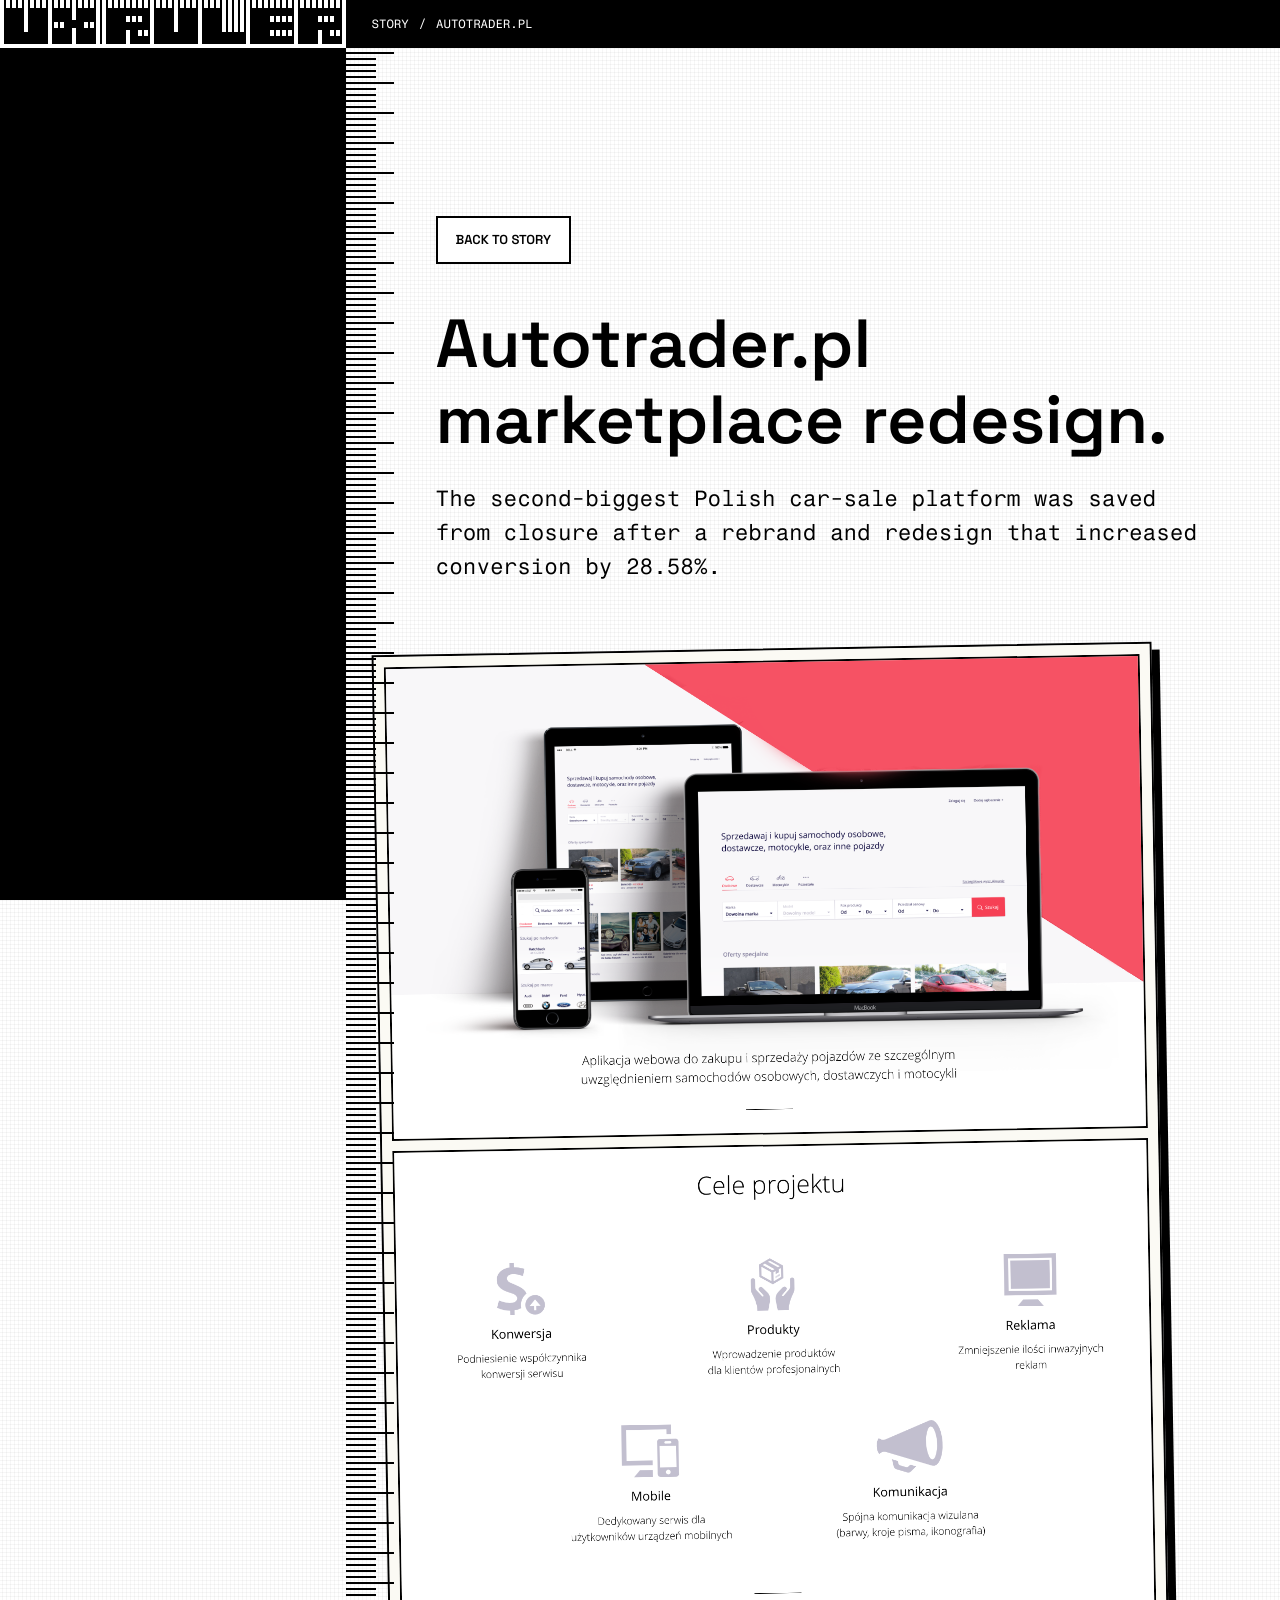
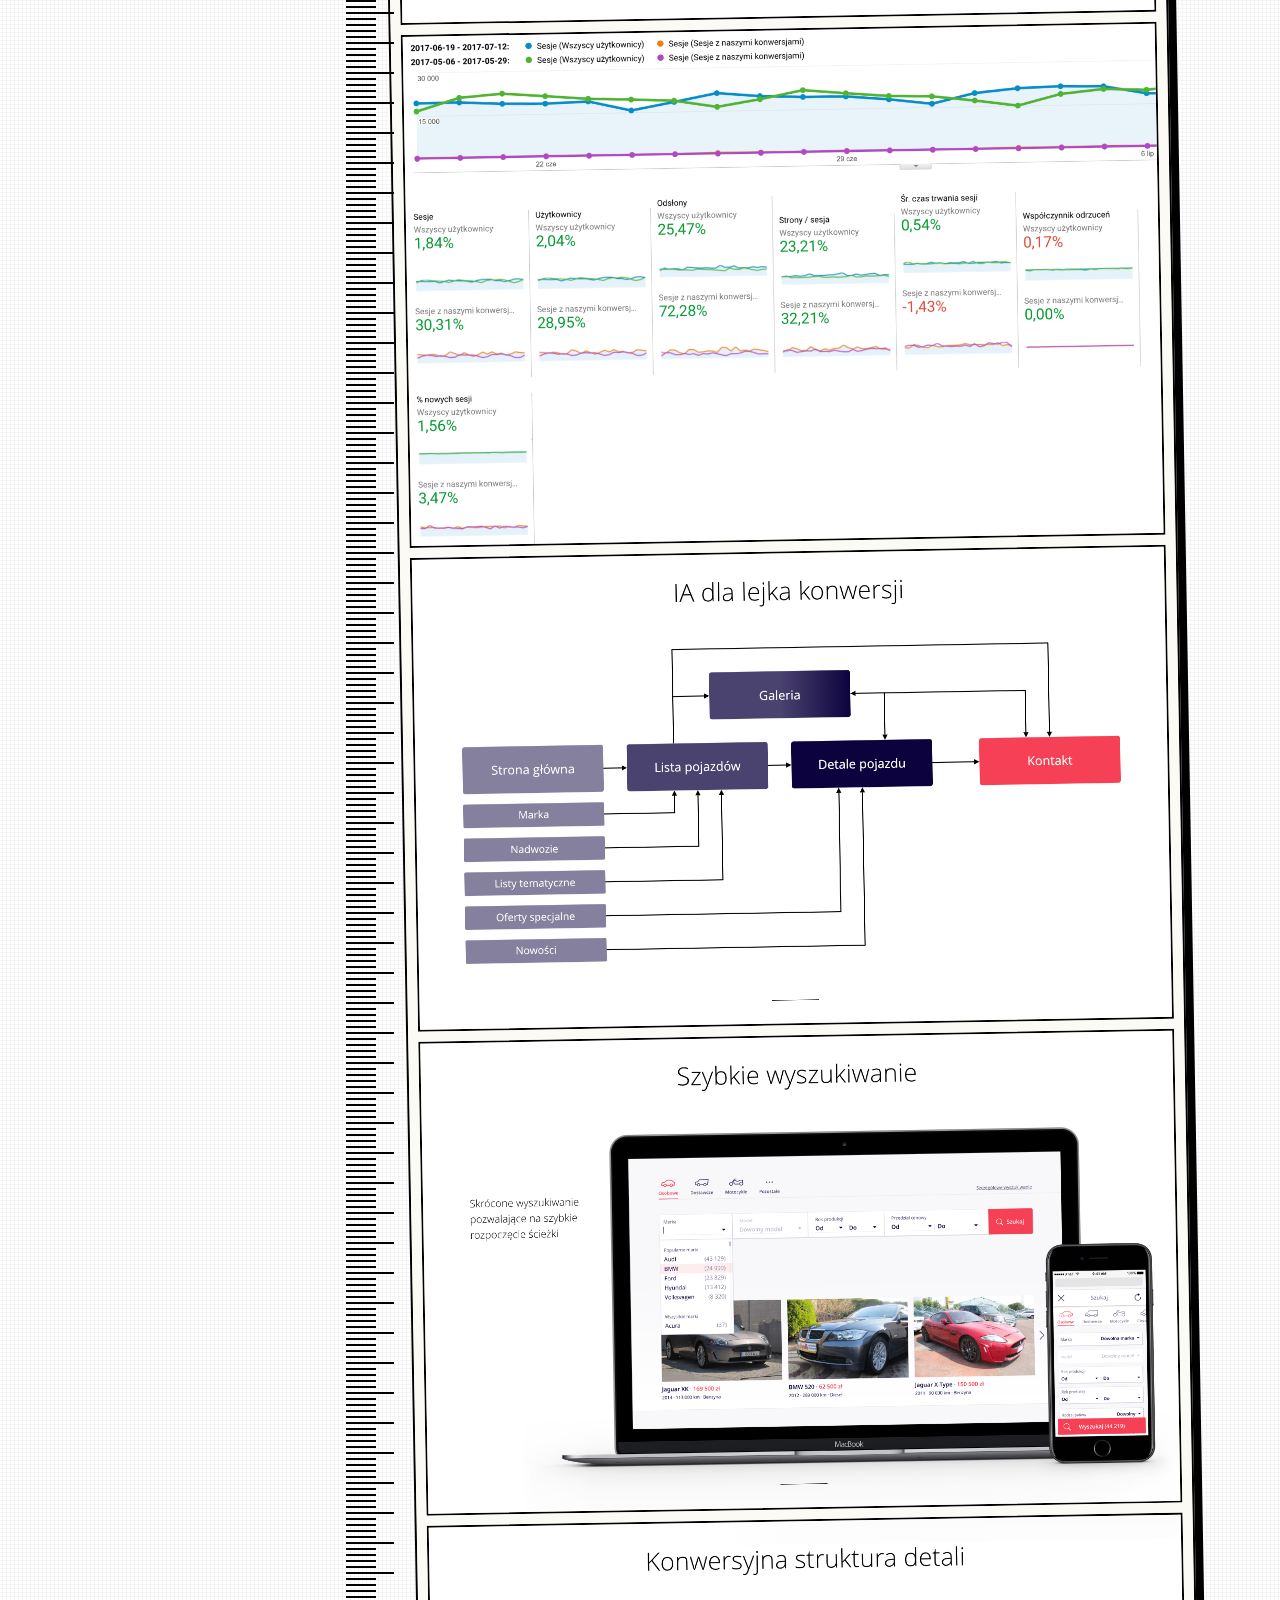
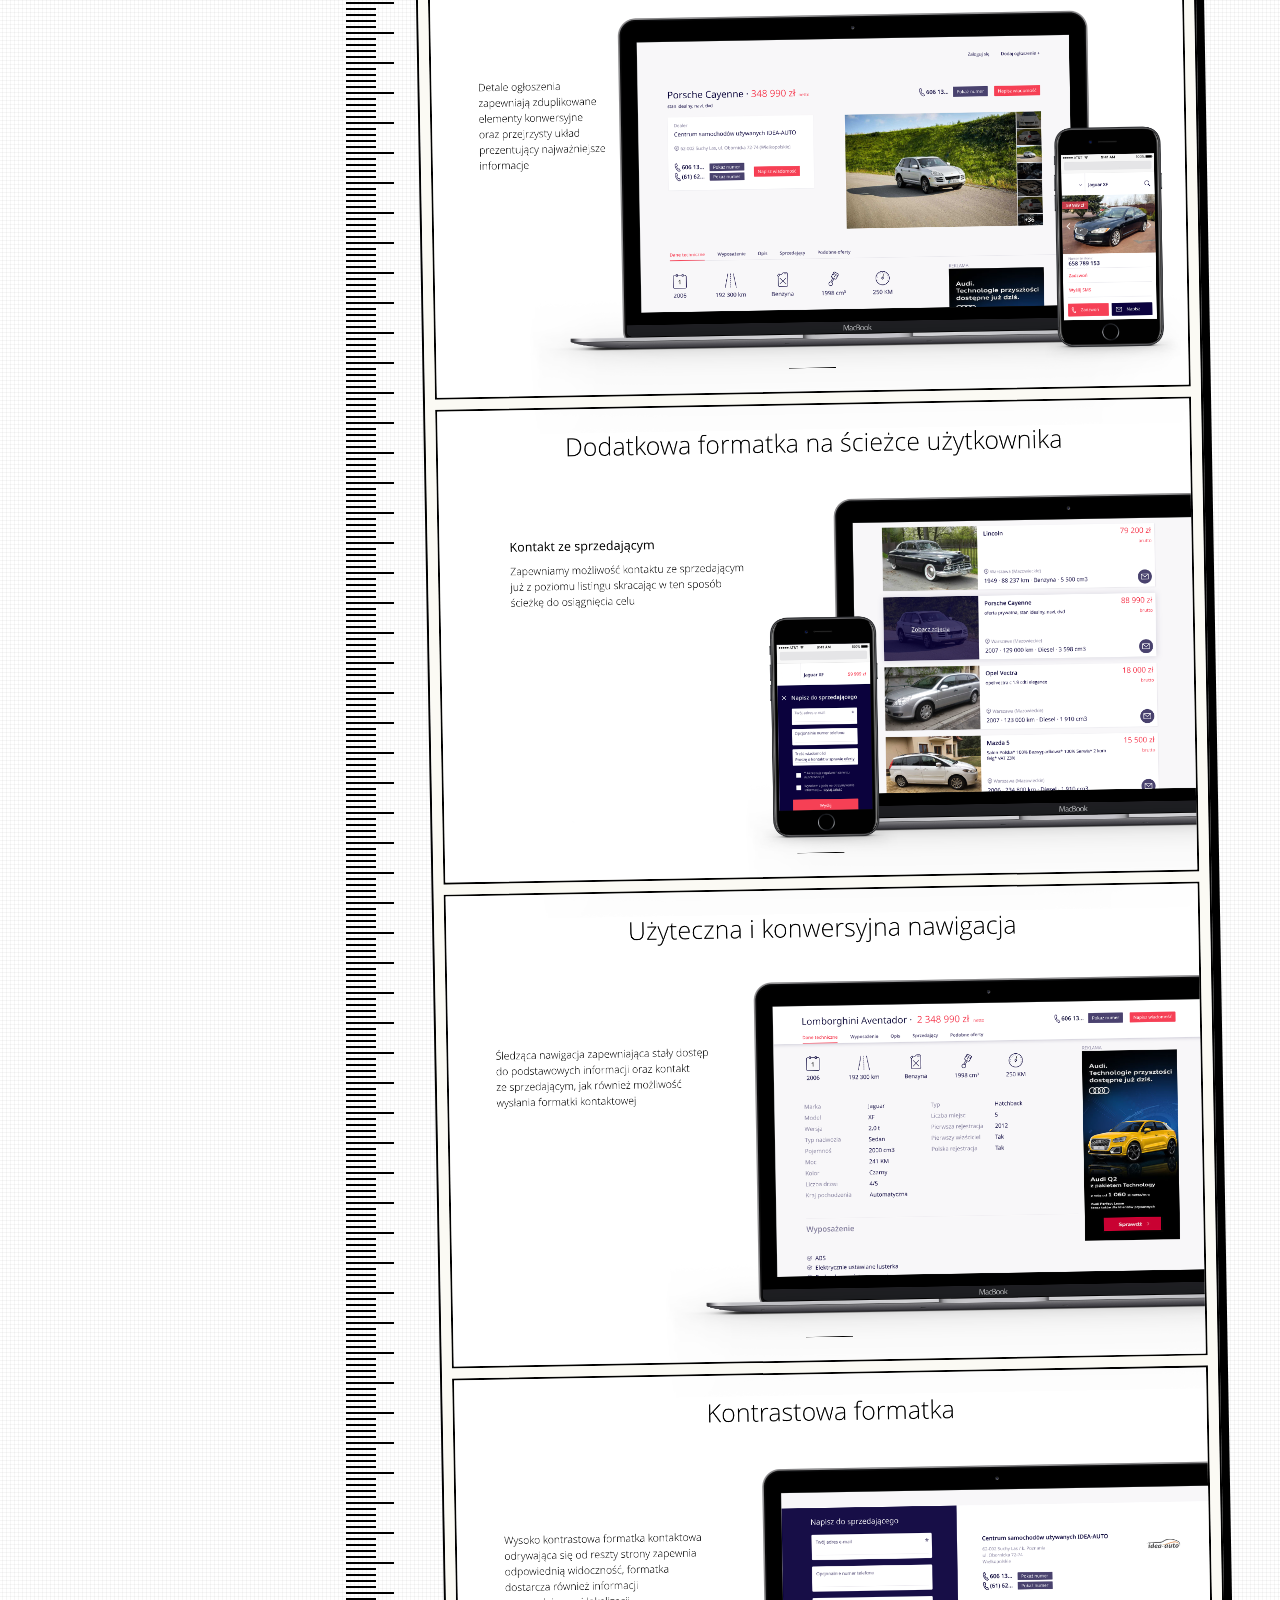
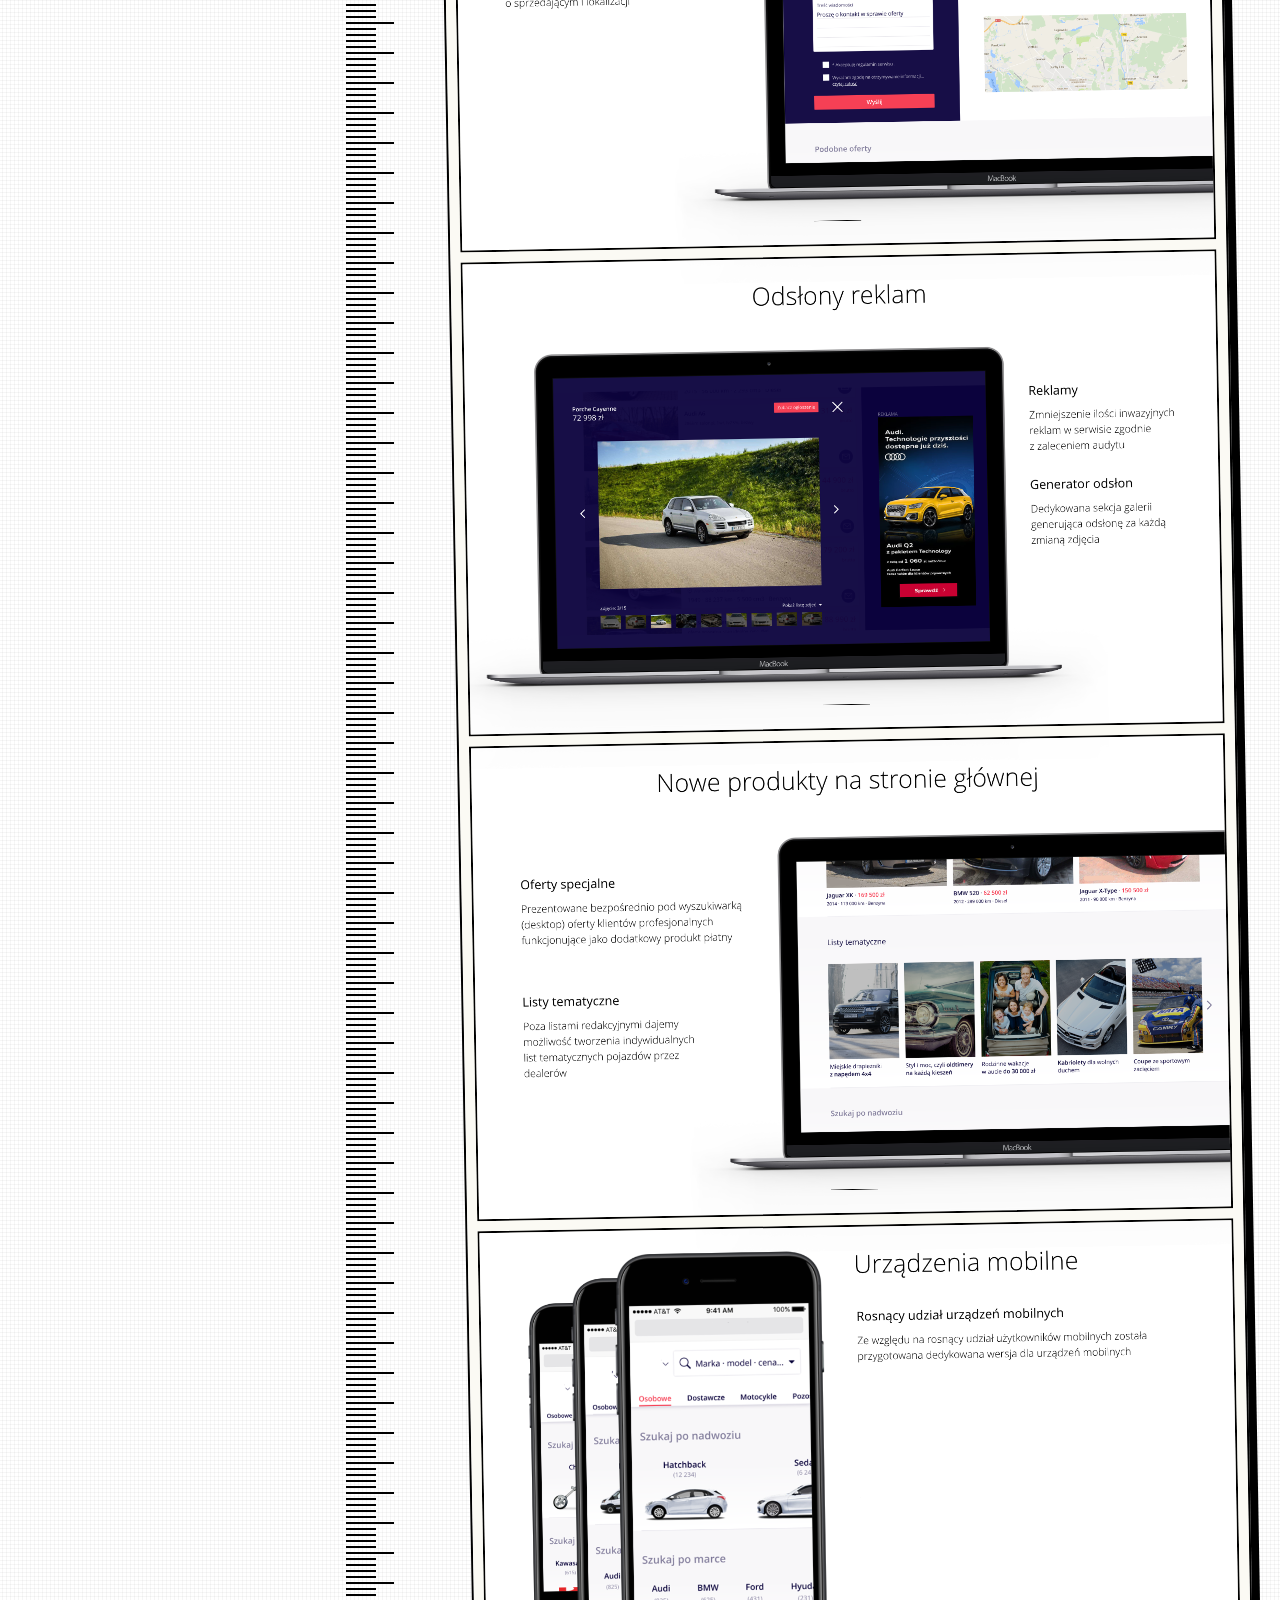
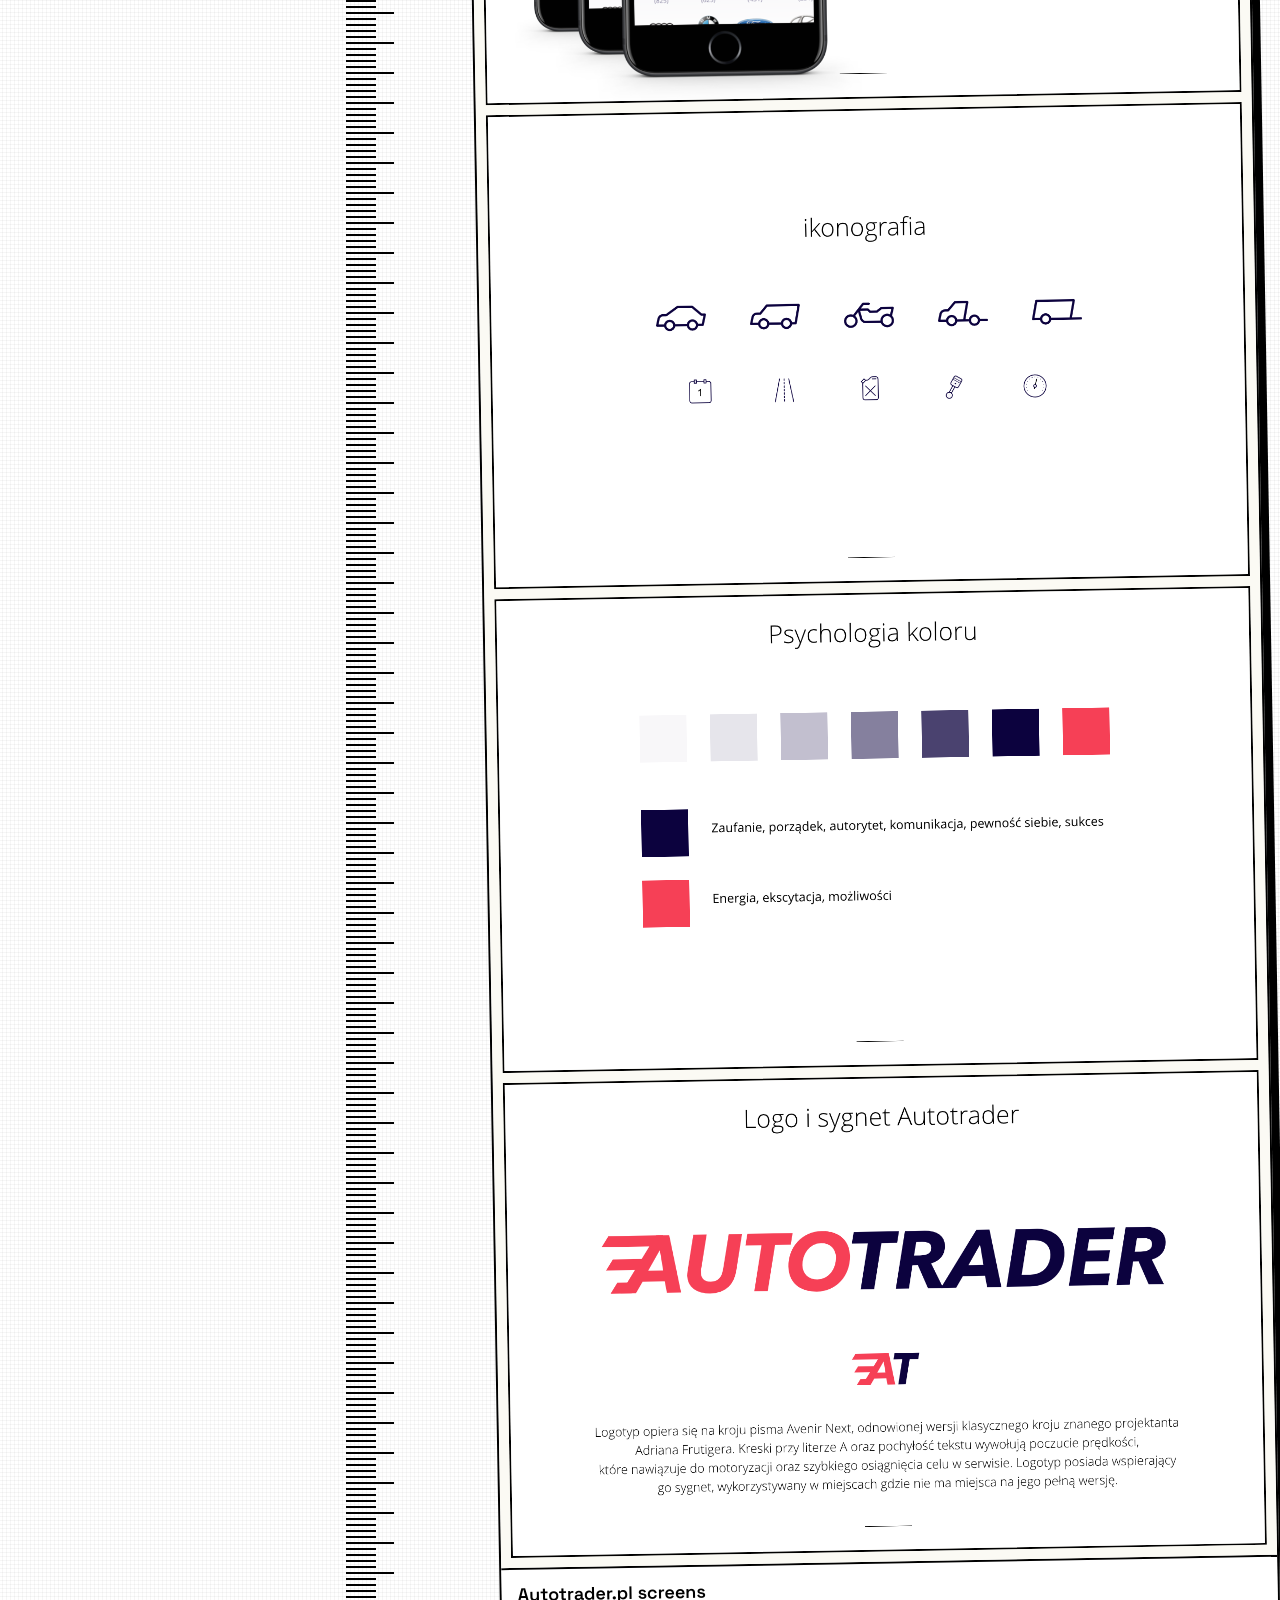
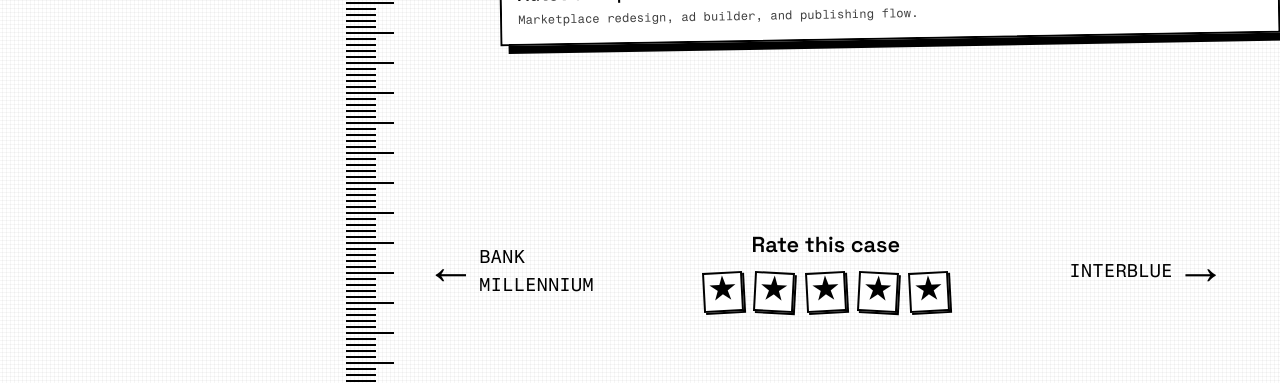
<file: story/autotrader/index.html>
<!doctype html>
<html lang="en">
<head>
  <meta charset="utf-8">
  <meta name="viewport" content="width=device-width, initial-scale=1">
  <meta name="robots" content="noindex, nofollow, noarchive, noimageindex">
  <title>Autotrader.pl case study draft | UX RULER story</title>
  <meta name="description" content="Draft portfolio case study for Autotrader.pl marketplace redesign, ad builder, and rebranding.">
  <meta name="theme-color" content="#000000">
  <base href="/story/autotrader/">
  <link rel="canonical" href="https://www.uxruler.com/story/autotrader/">
  <link rel="icon" type="image/png" sizes="32x32" href="../../assets/favicon/favicon-32x32.png">
  <link rel="shortcut icon" href="../../assets/favicon/favicon.ico">
  <link rel="stylesheet" href="../story.css?v=20260522-scroll-ruler">
  <script src="../posthog.js" defer></script>
  <script src="../story.js?v=20260522-scroll-ruler" defer></script>
</head>
<body data-story-page-type="case_study" data-case-id="autotrader">
  <a class="skip-link" href="#main">Skip to content</a>
  <header class="topbar" aria-label="Story navigation">
    <a class="brand" href="../../index.html#about" aria-label="UX RULER">
      <img src="../../assets/logo.svg" alt="">
    </a>
    <div class="topline">
      <nav class="topline-current breadcrumbs" aria-label="Breadcrumb">
        <a href="../">Story</a>
        <span aria-hidden="true">/</span>
        <span aria-current="page">Autotrader.pl</span>
      </nav>
      <div class="story-mobile-ruler" aria-hidden="true"></div>
    </div>
  </header>

  <main class="page" id="main" tabindex="-1">
    <section class="hero case-hero" aria-labelledby="case-title">
      <div class="shell hero-grid">
        <div>
          <a class="button back-link" href="../#timeline" data-track="story_back_clicked" data-track-location="case_hero" data-track-target="story_case_notes">Back to story</a>
          <h1 id="case-title">Autotrader.pl marketplace redesign.</h1>
          <p class="lead">The second-biggest Polish car-sale platform was saved from closure after a rebrand and redesign that increased conversion by 28.58%.</p>
        </div>

        <figure class="case-screen-card autotrader-screen-card" aria-label="Autotrader.pl marketplace screens" data-screen-magnifier-card>
          <div class="case-screen-frame autotrader-screen-frame">
            <div class="autotrader-screen-board">
              <img src="../../assets/autotrader/screens/screen-01.png" width="1440" height="900" alt="Autotrader.pl homepage and marketplace interface." data-screen-magnifier-image>
              <img src="../../assets/autotrader/screens/screen-02.png" width="1440" height="900" alt="Autotrader.pl marketplace browsing screen." data-screen-magnifier-image>
              <img src="../../assets/autotrader/screens/screen-03.png" width="2774" height="1874" alt="Autotrader.pl brand and interface composition." data-screen-magnifier-image>
              <img src="../../assets/autotrader/screens/screen-04.png" width="1440" height="900" alt="Autotrader.pl search and listing experience." data-screen-magnifier-image>
              <img src="../../assets/autotrader/screens/screen-05.png" width="1440" height="900" alt="Autotrader.pl offer detail screen." data-screen-magnifier-image>
              <img src="../../assets/autotrader/screens/screen-06.png" width="1440" height="900" alt="Autotrader.pl car sale publishing flow." data-screen-magnifier-image>
              <img src="../../assets/autotrader/screens/screen-07.png" width="1440" height="900" alt="Autotrader.pl ad builder step screen." data-screen-magnifier-image>
              <img src="../../assets/autotrader/screens/screen-08.png" width="1440" height="900" alt="Autotrader.pl ad builder details screen." data-screen-magnifier-image>
              <img src="../../assets/autotrader/screens/screen-09.png" width="1440" height="900" alt="Autotrader.pl ad publishing package screen." data-screen-magnifier-image>
              <img src="../../assets/autotrader/screens/screen-10.png" width="1440" height="900" alt="Autotrader.pl listing promotion screen." data-screen-magnifier-image>
              <img src="../../assets/autotrader/screens/screen-11.png" width="1440" height="900" alt="Autotrader.pl account or publishing state screen." data-screen-magnifier-image>
              <img src="../../assets/autotrader/screens/screen-12.png" width="1440" height="900" alt="Autotrader.pl marketplace UI state." data-screen-magnifier-image>
              <img src="../../assets/autotrader/screens/screen-13.png" width="1440" height="900" alt="Autotrader.pl mobile or responsive interface screen." data-screen-magnifier-image>
              <img src="../../assets/autotrader/screens/screen-14.png" width="1440" height="900" alt="Autotrader.pl interface component screen." data-screen-magnifier-image>
              <img src="../../assets/autotrader/screens/screen-15.png" width="1440" height="900" alt="Autotrader.pl final marketplace screen." data-screen-magnifier-image>
            </div>
            <span class="case-screen-magnifier" data-screen-magnifier aria-hidden="true"></span>
          </div>
          <figcaption>
            <strong>Autotrader.pl screens</strong>
            <span>Marketplace redesign, ad builder, and publishing flow.</span>
          </figcaption>
        </figure>
      </div>
    </section>
  </main>

  <footer class="footer case-footer">
    <div class="shell">
      <a class="case-footer-link case-footer-prev" href="../millennium/" aria-label="Previous case: Bank Millennium" data-track="story_case_opened" data-track-location="case_footer_previous" data-track-target="previous_case" data-case-target="millennium">Bank Millennium</a>
      <form class="portfolio-survey case-footer-rating" data-portfolio-survey-form data-posthog-survey-id="8f7f3e0d-1f6a-4a8d-8f7f-2b02d9a4a9d3" data-survey-surface="case_footer" data-survey-trigger="story_case_footer" data-survey-stage="case_footer_rating" aria-labelledby="case-rating-title-autotrader">
        <div class="portfolio-survey-copy">
          <h3 id="case-rating-title-autotrader">Rate this case</h3>
        </div>
        <div class="portfolio-survey-interaction">
          <fieldset class="portfolio-rating-field">
            <legend class="visually-hidden">Rate this case</legend>
            <div class="portfolio-stars" data-portfolio-rating-stars>
              <label class="portfolio-star">
                <input type="radio" name="portfolio-rating" value="1">
                <span aria-hidden="true">★</span>
                <span class="visually-hidden">1 star</span>
              </label>
              <label class="portfolio-star">
                <input type="radio" name="portfolio-rating" value="2">
                <span aria-hidden="true">★</span>
                <span class="visually-hidden">2 stars</span>
              </label>
              <label class="portfolio-star">
                <input type="radio" name="portfolio-rating" value="3">
                <span aria-hidden="true">★</span>
                <span class="visually-hidden">3 stars</span>
              </label>
              <label class="portfolio-star">
                <input type="radio" name="portfolio-rating" value="4">
                <span aria-hidden="true">★</span>
                <span class="visually-hidden">4 stars</span>
              </label>
              <label class="portfolio-star">
                <input type="radio" name="portfolio-rating" value="5">
                <span aria-hidden="true">★</span>
                <span class="visually-hidden">5 stars</span>
              </label>
            </div>
          </fieldset>
          <div class="portfolio-survey-followup" data-portfolio-survey-followup hidden>
            <label for="case-feedback-autotrader">Want to add a note?</label>
            <textarea id="case-feedback-autotrader" name="portfolio-feedback" rows="3" maxlength="700" data-portfolio-feedback placeholder="What proof, detail, or ordering would make this case clearer?"></textarea>
            <div class="portfolio-survey-actions">
              <button class="button" type="submit">Send</button>
              <p class="portfolio-survey-status" data-portfolio-survey-status aria-live="polite"></p>
            </div>
          </div>
          <div class="portfolio-survey-success" data-portfolio-survey-success hidden tabindex="-1">
            <strong>Thanks.</strong>
            <span>Your rating helps decide which case evidence to improve next.</span>
          </div>
        </div>
      </form>
      <a class="case-footer-link case-footer-next" href="../interblue/" aria-label="Next case: InterBlue" data-track="story_case_opened" data-track-location="case_footer_next" data-track-target="next_case" data-case-target="interblue">InterBlue</a>
    </div>
  </footer>
</body>
</html>
</file>
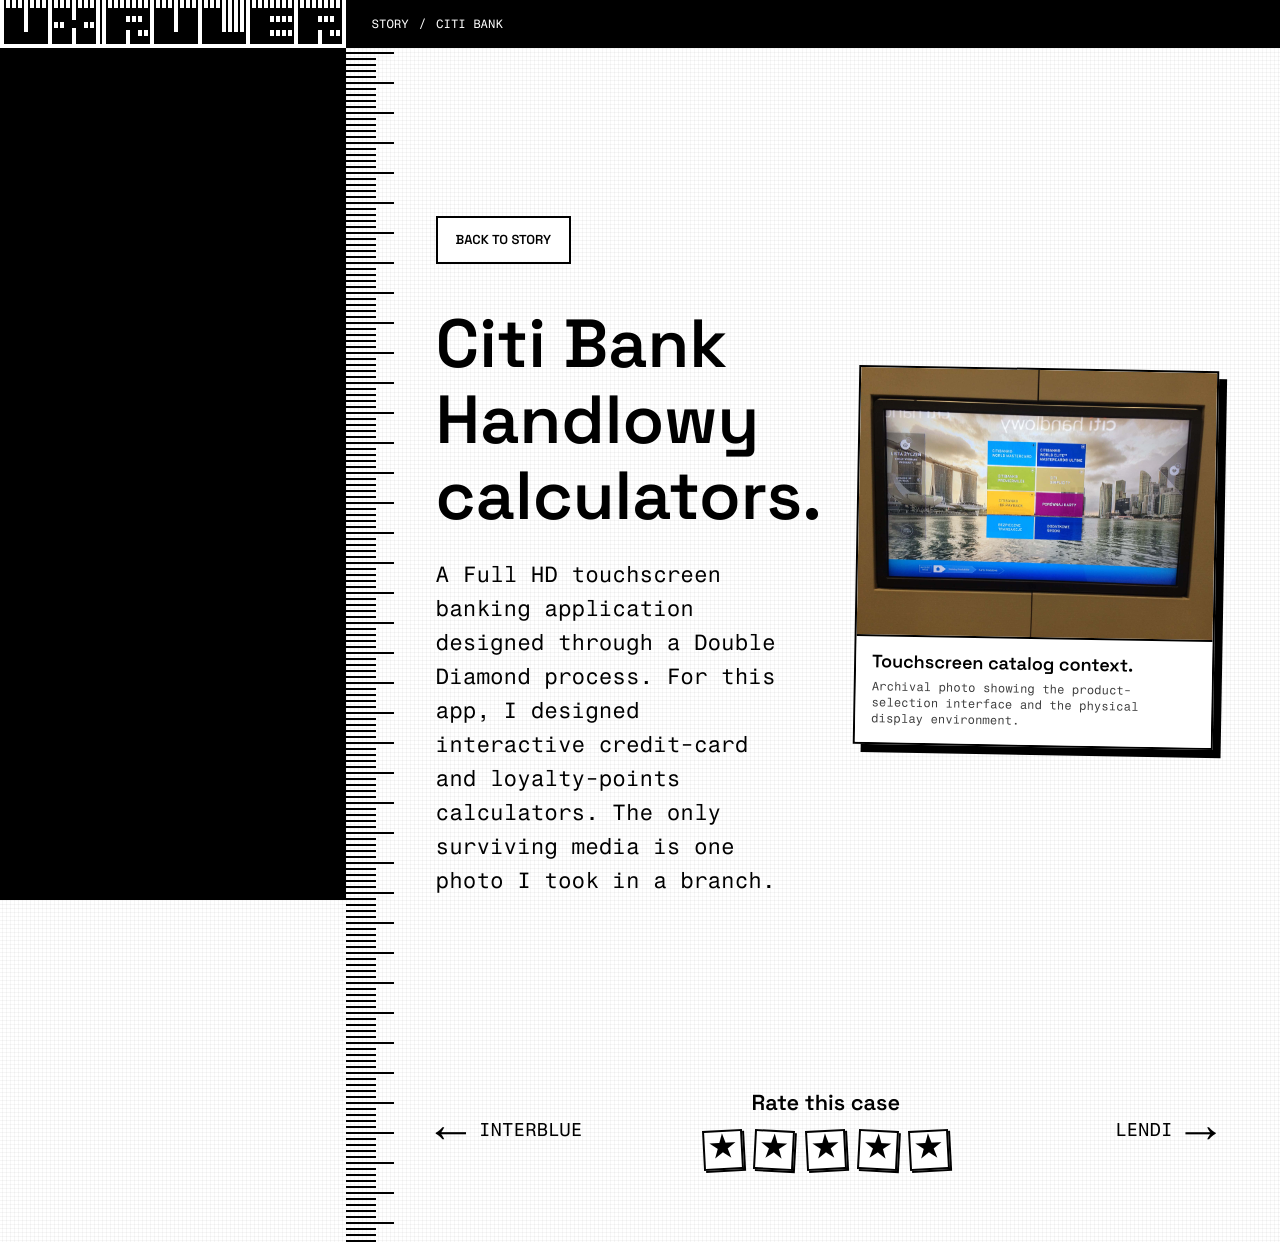
<file: story/citi-bank/index.html>
<!doctype html>
<html lang="en">
<head>
  <meta charset="utf-8">
  <meta name="viewport" content="width=device-width, initial-scale=1">
  <meta name="robots" content="noindex, nofollow, noarchive, noimageindex">
  <title>Citi Bank case study draft | UX RULER story</title>
  <meta name="description" content="Draft portfolio case study for Citi Bank Handlowy touchscreen app, credit-card calculator, and loyalty-points calculator.">
  <meta name="theme-color" content="#000000">
  <base href="/story/citi-bank/">
  <link rel="canonical" href="https://www.uxruler.com/story/citi-bank/">
  <link rel="icon" type="image/png" sizes="32x32" href="../../assets/favicon/favicon-32x32.png">
  <link rel="shortcut icon" href="../../assets/favicon/favicon.ico">
  <link rel="stylesheet" href="../story.css?v=20260522-scroll-ruler">
  <script src="../posthog.js" defer></script>
  <script src="../story.js?v=20260522-scroll-ruler" defer></script>
</head>
<body data-story-page-type="case_study" data-case-id="citi-bank">
  <a class="skip-link" href="#main">Skip to content</a>
  <header class="topbar" aria-label="Story navigation">
    <a class="brand" href="../../index.html#about" aria-label="UX RULER">
      <img src="../../assets/logo.svg" alt="">
    </a>
    <div class="topline">
      <nav class="topline-current breadcrumbs" aria-label="Breadcrumb">
        <a href="../">Story</a>
        <span aria-hidden="true">/</span>
        <span aria-current="page">Citi Bank</span>
      </nav>
      <div class="story-mobile-ruler" aria-hidden="true"></div>
    </div>
  </header>

  <main class="page" id="main" tabindex="-1">
    <section class="hero case-hero" aria-labelledby="case-title">
      <div class="shell hero-grid">
        <div>
          <a class="button back-link" href="../#timeline" data-track="story_back_clicked" data-track-location="case_hero" data-track-target="story_case_notes">Back to story</a>
          <h1 id="case-title">Citi Bank Handlowy calculators.</h1>
          <p class="lead">A Full HD touchscreen banking application designed through a Double Diamond process. For this app, I designed interactive credit-card and loyalty-points calculators. The only surviving media is one photo I took in a branch.</p>
        </div>

        <figure class="case-screen-card citi-screen-card">
          <div class="case-screen-frame">
            <img src="../../assets/citi-bank/touchscreen-catalog.jpg" alt="Citi Handlowy touchscreen product catalog interface photographed in a branch setting.">
          </div>
          <figcaption>
            <strong>Touchscreen catalog context.</strong>
            <span>Archival photo showing the product-selection interface and the physical display environment.</span>
          </figcaption>
        </figure>
      </div>
    </section>

    <section hidden aria-labelledby="shape-title">
      <div class="shell case-grid">
        <div class="case-panel">
          <span class="kicker">Draft narrative</span>
          <h2 id="shape-title">The product lesson</h2>
          <p>This can stay a short archive case. Its value is showing an early pattern: financial products often hide value inside rules, thresholds, and eligibility logic, so UX has to make the decision visible.</p>
        </div>

        <div class="case-panel">
          <span class="kicker">Sections to fill</span>
          <h2>Case-study shape</h2>
          <ul>
            <li>What users needed to calculate or compare.</li>
            <li>How the interaction prototype clarified the decision.</li>
            <li>What constraints came from the touchscreen context.</li>
            <li>What can be shown publicly without exposing client material.</li>
          </ul>
        </div>
      </div>
    </section>
  </main>

  <footer class="footer case-footer">
    <div class="shell">
      <a class="case-footer-link case-footer-prev" href="../interblue/" aria-label="Previous case: InterBlue" data-track="story_case_opened" data-track-location="case_footer_previous" data-track-target="previous_case" data-case-target="interblue">InterBlue</a>
      <form class="portfolio-survey case-footer-rating" data-portfolio-survey-form data-posthog-survey-id="8f7f3e0d-1f6a-4a8d-8f7f-2b02d9a4a9d3" data-survey-surface="case_footer" data-survey-trigger="story_case_footer" data-survey-stage="case_footer_rating" aria-labelledby="case-rating-title-citi-bank">
        <div class="portfolio-survey-copy">
          <h3 id="case-rating-title-citi-bank">Rate this case</h3>
        </div>
        <div class="portfolio-survey-interaction">
          <fieldset class="portfolio-rating-field">
            <legend class="visually-hidden">Rate this case</legend>
            <div class="portfolio-stars" data-portfolio-rating-stars>
              <label class="portfolio-star">
                <input type="radio" name="portfolio-rating" value="1">
                <span aria-hidden="true">★</span>
                <span class="visually-hidden">1 star</span>
              </label>
              <label class="portfolio-star">
                <input type="radio" name="portfolio-rating" value="2">
                <span aria-hidden="true">★</span>
                <span class="visually-hidden">2 stars</span>
              </label>
              <label class="portfolio-star">
                <input type="radio" name="portfolio-rating" value="3">
                <span aria-hidden="true">★</span>
                <span class="visually-hidden">3 stars</span>
              </label>
              <label class="portfolio-star">
                <input type="radio" name="portfolio-rating" value="4">
                <span aria-hidden="true">★</span>
                <span class="visually-hidden">4 stars</span>
              </label>
              <label class="portfolio-star">
                <input type="radio" name="portfolio-rating" value="5">
                <span aria-hidden="true">★</span>
                <span class="visually-hidden">5 stars</span>
              </label>
            </div>
          </fieldset>
          <div class="portfolio-survey-followup" data-portfolio-survey-followup hidden>
            <label for="case-feedback-citi-bank">Want to add a note?</label>
            <textarea id="case-feedback-citi-bank" name="portfolio-feedback" rows="3" maxlength="700" data-portfolio-feedback placeholder="What proof, detail, or ordering would make this case clearer?"></textarea>
            <div class="portfolio-survey-actions">
              <button class="button" type="submit">Send</button>
              <p class="portfolio-survey-status" data-portfolio-survey-status aria-live="polite"></p>
            </div>
          </div>
          <div class="portfolio-survey-success" data-portfolio-survey-success hidden tabindex="-1">
            <strong>Thanks.</strong>
            <span>Your rating helps decide which case evidence to improve next.</span>
          </div>
        </div>
      </form>
      <a class="case-footer-link case-footer-next" href="../lendi/" aria-label="Next case: Lendi" data-track="story_case_opened" data-track-location="case_footer_next" data-track-target="next_case" data-case-target="lendi">Lendi</a>
    </div>
  </footer>
</body>
</html>
</file>
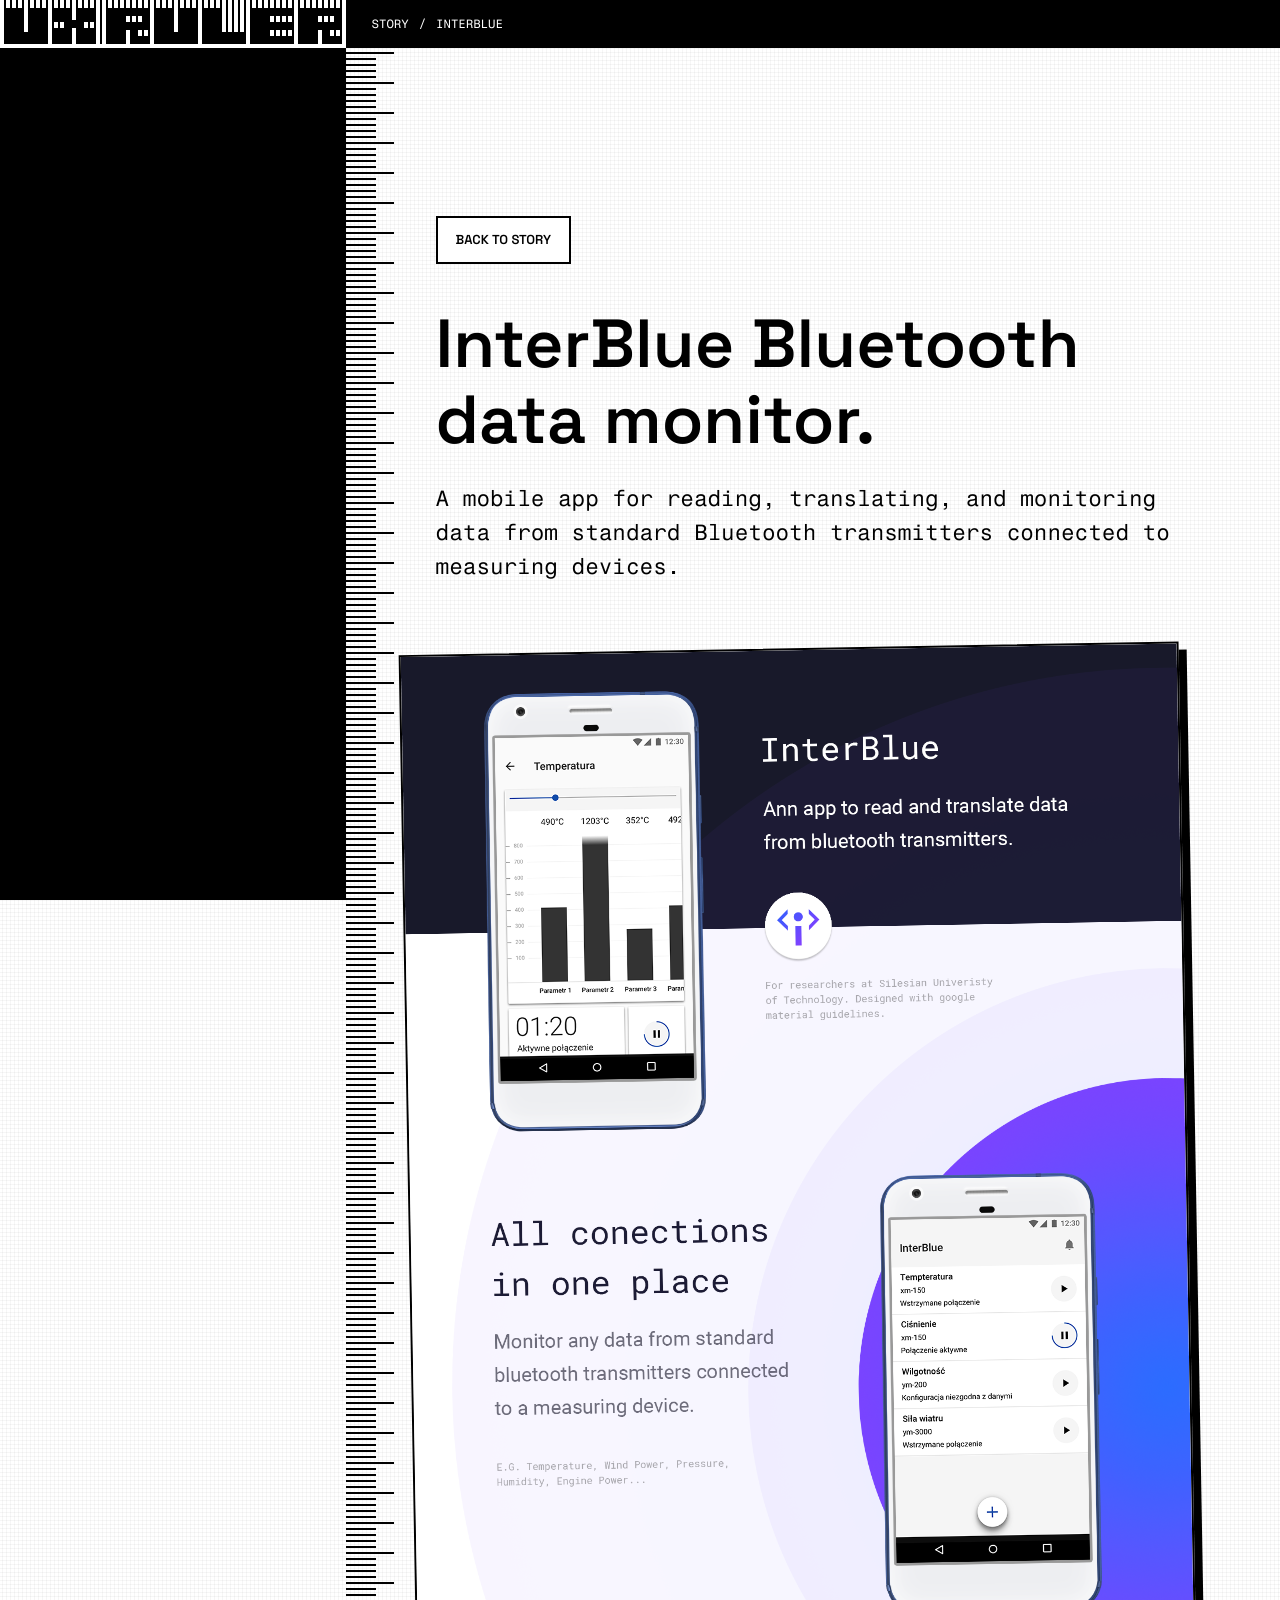
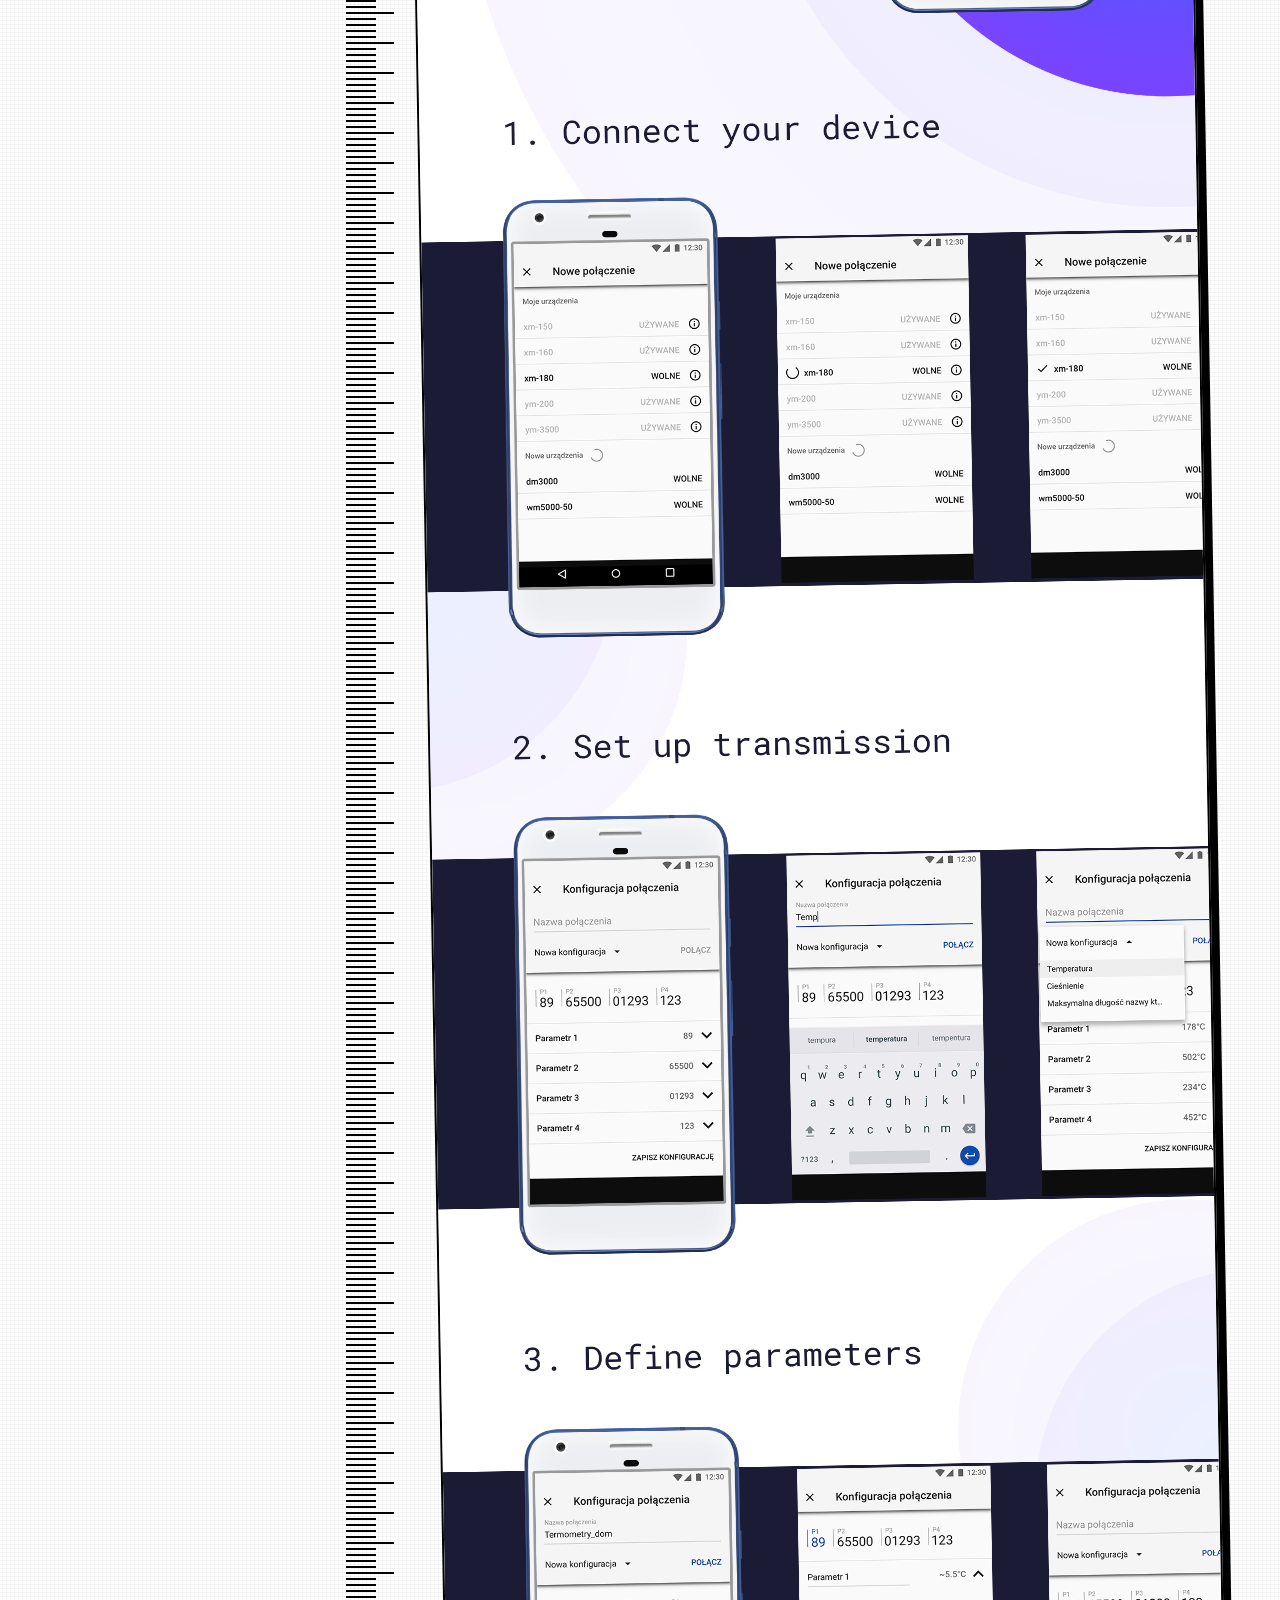
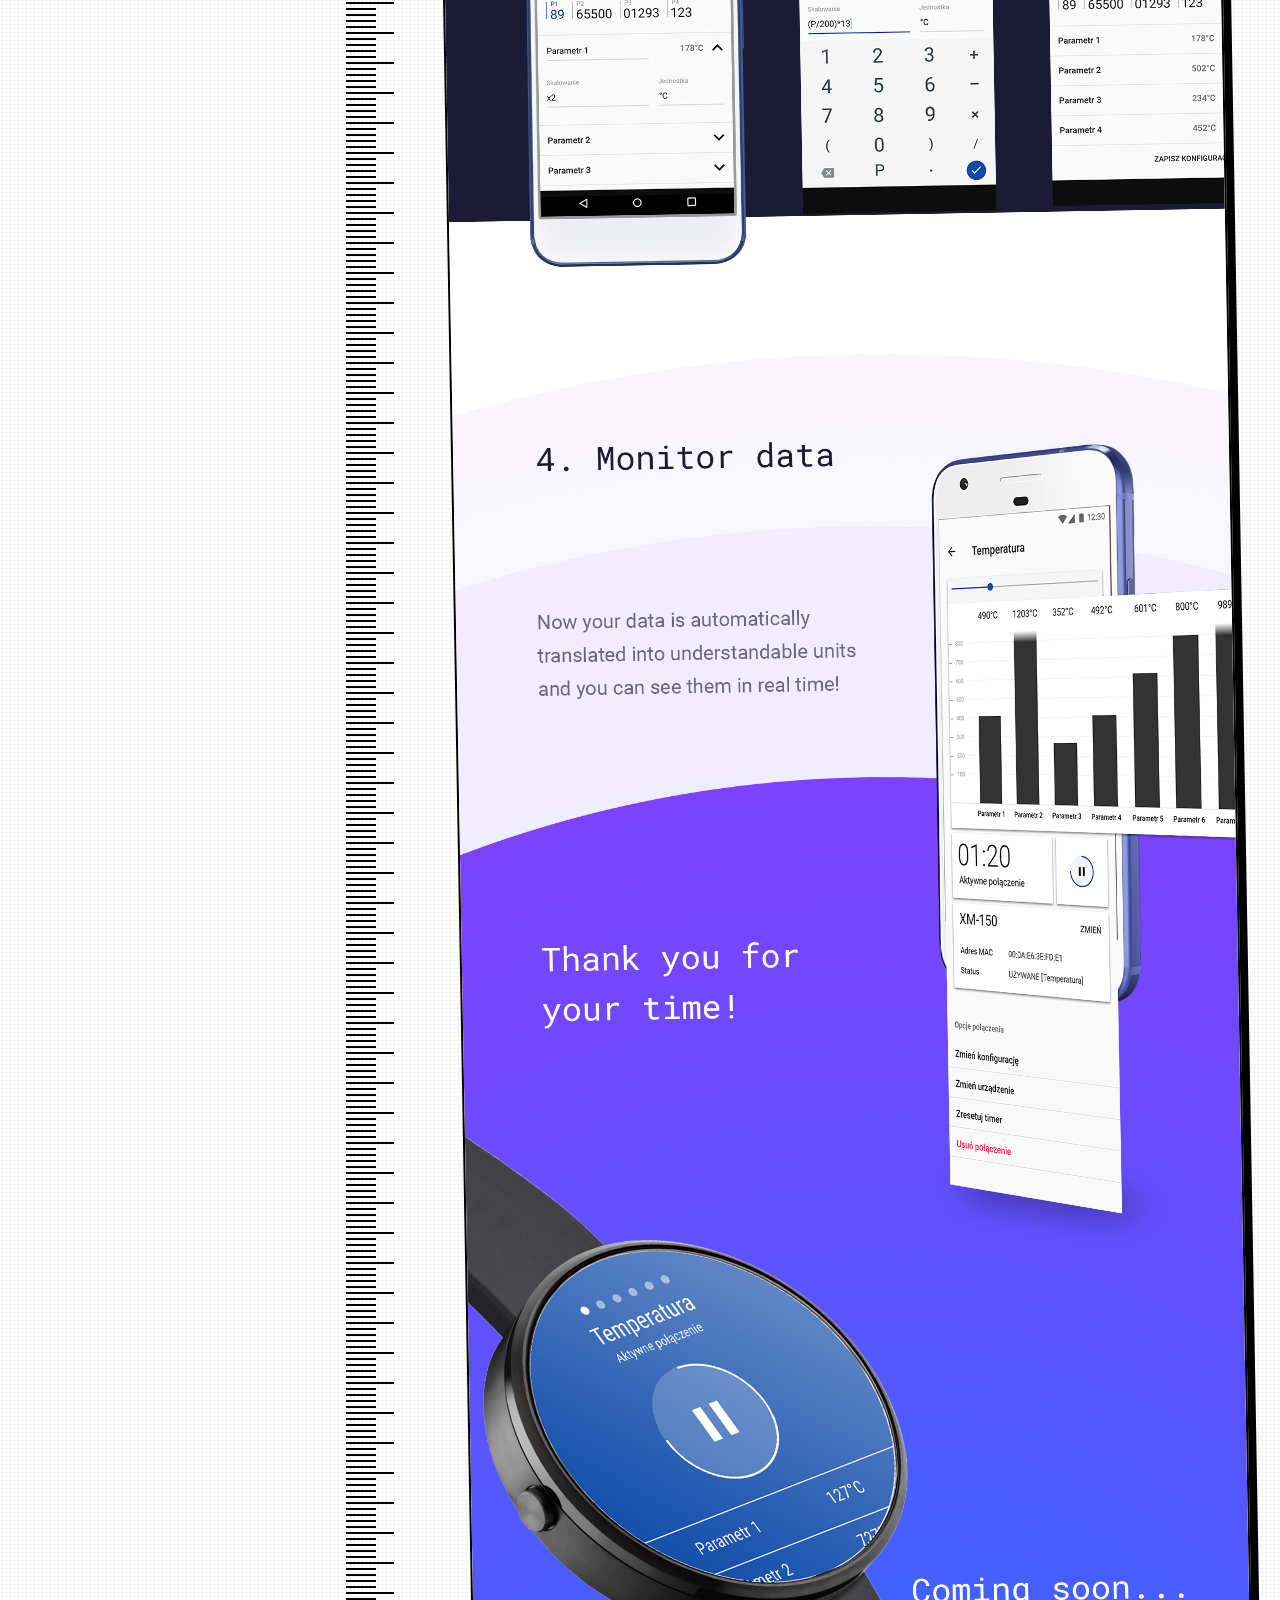
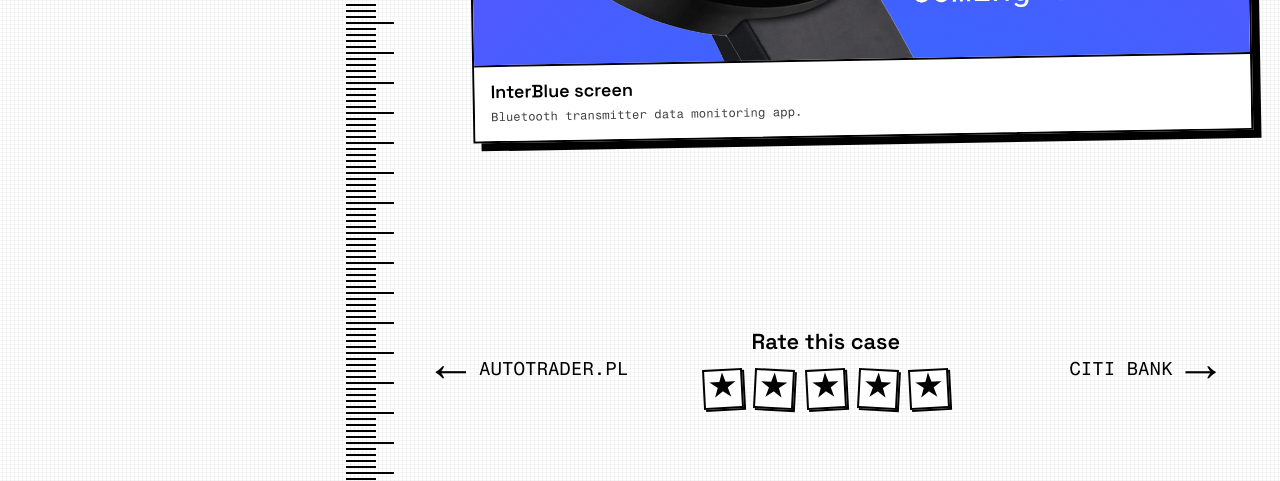
<file: story/interblue/index.html>
<!doctype html>
<html lang="en">
<head>
  <meta charset="utf-8">
  <meta name="viewport" content="width=device-width, initial-scale=1">
  <meta name="robots" content="noindex, nofollow, noarchive, noimageindex">
  <title>InterBlue case study draft | UX RULER story</title>
  <meta name="description" content="Draft portfolio case study for InterBlue, a Bluetooth transmitter data-monitoring mobile app.">
  <meta name="theme-color" content="#000000">
  <base href="/story/interblue/">
  <link rel="canonical" href="https://www.uxruler.com/story/interblue/">
  <link rel="icon" type="image/png" sizes="32x32" href="../../assets/favicon/favicon-32x32.png">
  <link rel="shortcut icon" href="../../assets/favicon/favicon.ico">
  <link rel="stylesheet" href="../story.css?v=20260522-scroll-ruler">
  <script src="../posthog.js" defer></script>
  <script src="../story.js?v=20260522-scroll-ruler" defer></script>
</head>
<body data-story-page-type="case_study" data-case-id="interblue">
  <a class="skip-link" href="#main">Skip to content</a>
  <header class="topbar" aria-label="Story navigation">
    <a class="brand" href="../../index.html#about" aria-label="UX RULER">
      <img src="../../assets/logo.svg" alt="">
    </a>
    <div class="topline">
      <nav class="topline-current breadcrumbs" aria-label="Breadcrumb">
        <a href="../">Story</a>
        <span aria-hidden="true">/</span>
        <span aria-current="page">InterBlue</span>
      </nav>
      <div class="story-mobile-ruler" aria-hidden="true"></div>
    </div>
  </header>

  <main class="page" id="main" tabindex="-1">
    <section class="hero case-hero" aria-labelledby="case-title">
      <div class="shell hero-grid">
        <div>
          <a class="button back-link" href="../#timeline" data-track="story_back_clicked" data-track-location="case_hero" data-track-target="story_case_notes">Back to story</a>
          <h1 id="case-title">InterBlue Bluetooth data monitor.</h1>
          <p class="lead">A mobile app for reading, translating, and monitoring data from standard Bluetooth transmitters connected to measuring devices.</p>
        </div>

        <figure class="case-screen-card interblue-screen-card" aria-label="InterBlue app screen" data-screen-magnifier-card>
          <div class="case-screen-frame">
            <img
              src="../../assets/interblue/interblue-screen.png"
              width="1400"
              height="7590"
              alt="InterBlue mobile app case-study screen showing Bluetooth transmitter connections, setup, parameters, and monitoring views."
              data-screen-magnifier-image
            >
            <span class="case-screen-magnifier" data-screen-magnifier aria-hidden="true"></span>
          </div>
          <figcaption>
            <strong>InterBlue screen</strong>
            <span>Bluetooth transmitter data monitoring app.</span>
          </figcaption>
        </figure>
      </div>
    </section>
  </main>

  <footer class="footer case-footer">
    <div class="shell">
      <a class="case-footer-link case-footer-prev" href="../autotrader/" aria-label="Previous case: Autotrader.pl" data-track="story_case_opened" data-track-location="case_footer_previous" data-track-target="previous_case" data-case-target="autotrader">Autotrader.pl</a>
      <form class="portfolio-survey case-footer-rating" data-portfolio-survey-form data-posthog-survey-id="8f7f3e0d-1f6a-4a8d-8f7f-2b02d9a4a9d3" data-survey-surface="case_footer" data-survey-trigger="story_case_footer" data-survey-stage="case_footer_rating" aria-labelledby="case-rating-title-interblue">
        <div class="portfolio-survey-copy">
          <h3 id="case-rating-title-interblue">Rate this case</h3>
        </div>
        <div class="portfolio-survey-interaction">
          <fieldset class="portfolio-rating-field">
            <legend class="visually-hidden">Rate this case</legend>
            <div class="portfolio-stars" data-portfolio-rating-stars>
              <label class="portfolio-star">
                <input type="radio" name="portfolio-rating" value="1">
                <span aria-hidden="true">★</span>
                <span class="visually-hidden">1 star</span>
              </label>
              <label class="portfolio-star">
                <input type="radio" name="portfolio-rating" value="2">
                <span aria-hidden="true">★</span>
                <span class="visually-hidden">2 stars</span>
              </label>
              <label class="portfolio-star">
                <input type="radio" name="portfolio-rating" value="3">
                <span aria-hidden="true">★</span>
                <span class="visually-hidden">3 stars</span>
              </label>
              <label class="portfolio-star">
                <input type="radio" name="portfolio-rating" value="4">
                <span aria-hidden="true">★</span>
                <span class="visually-hidden">4 stars</span>
              </label>
              <label class="portfolio-star">
                <input type="radio" name="portfolio-rating" value="5">
                <span aria-hidden="true">★</span>
                <span class="visually-hidden">5 stars</span>
              </label>
            </div>
          </fieldset>
          <div class="portfolio-survey-followup" data-portfolio-survey-followup hidden>
            <label for="case-feedback-interblue">Want to add a note?</label>
            <textarea id="case-feedback-interblue" name="portfolio-feedback" rows="3" maxlength="700" data-portfolio-feedback placeholder="What proof, detail, or ordering would make this case clearer?"></textarea>
            <div class="portfolio-survey-actions">
              <button class="button" type="submit">Send</button>
              <p class="portfolio-survey-status" data-portfolio-survey-status aria-live="polite"></p>
            </div>
          </div>
          <div class="portfolio-survey-success" data-portfolio-survey-success hidden tabindex="-1">
            <strong>Thanks.</strong>
            <span>Your rating helps decide which case evidence to improve next.</span>
          </div>
        </div>
      </form>
      <a class="case-footer-link case-footer-next" href="../citi-bank/" aria-label="Next case: Citi Bank" data-track="story_case_opened" data-track-location="case_footer_next" data-track-target="next_case" data-case-target="citi-bank">Citi Bank</a>
    </div>
  </footer>
</body>
</html>
</file>
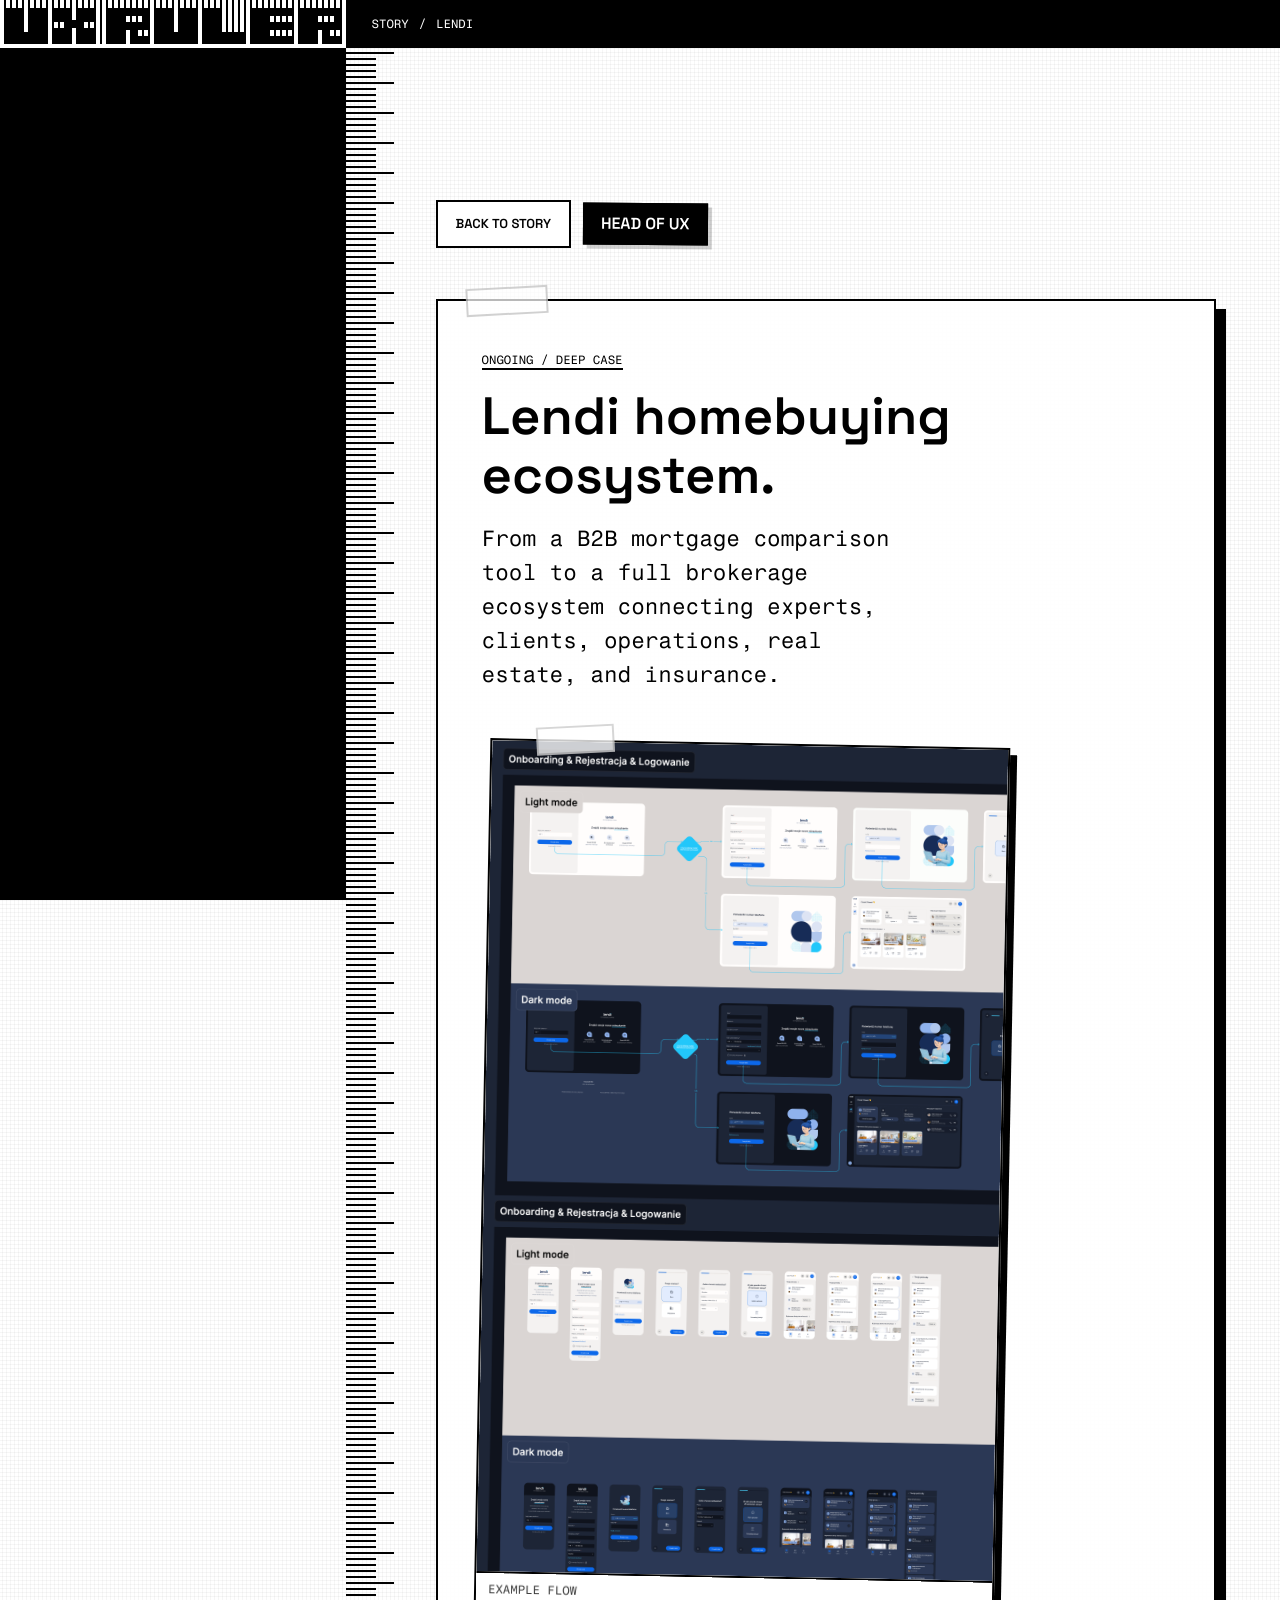
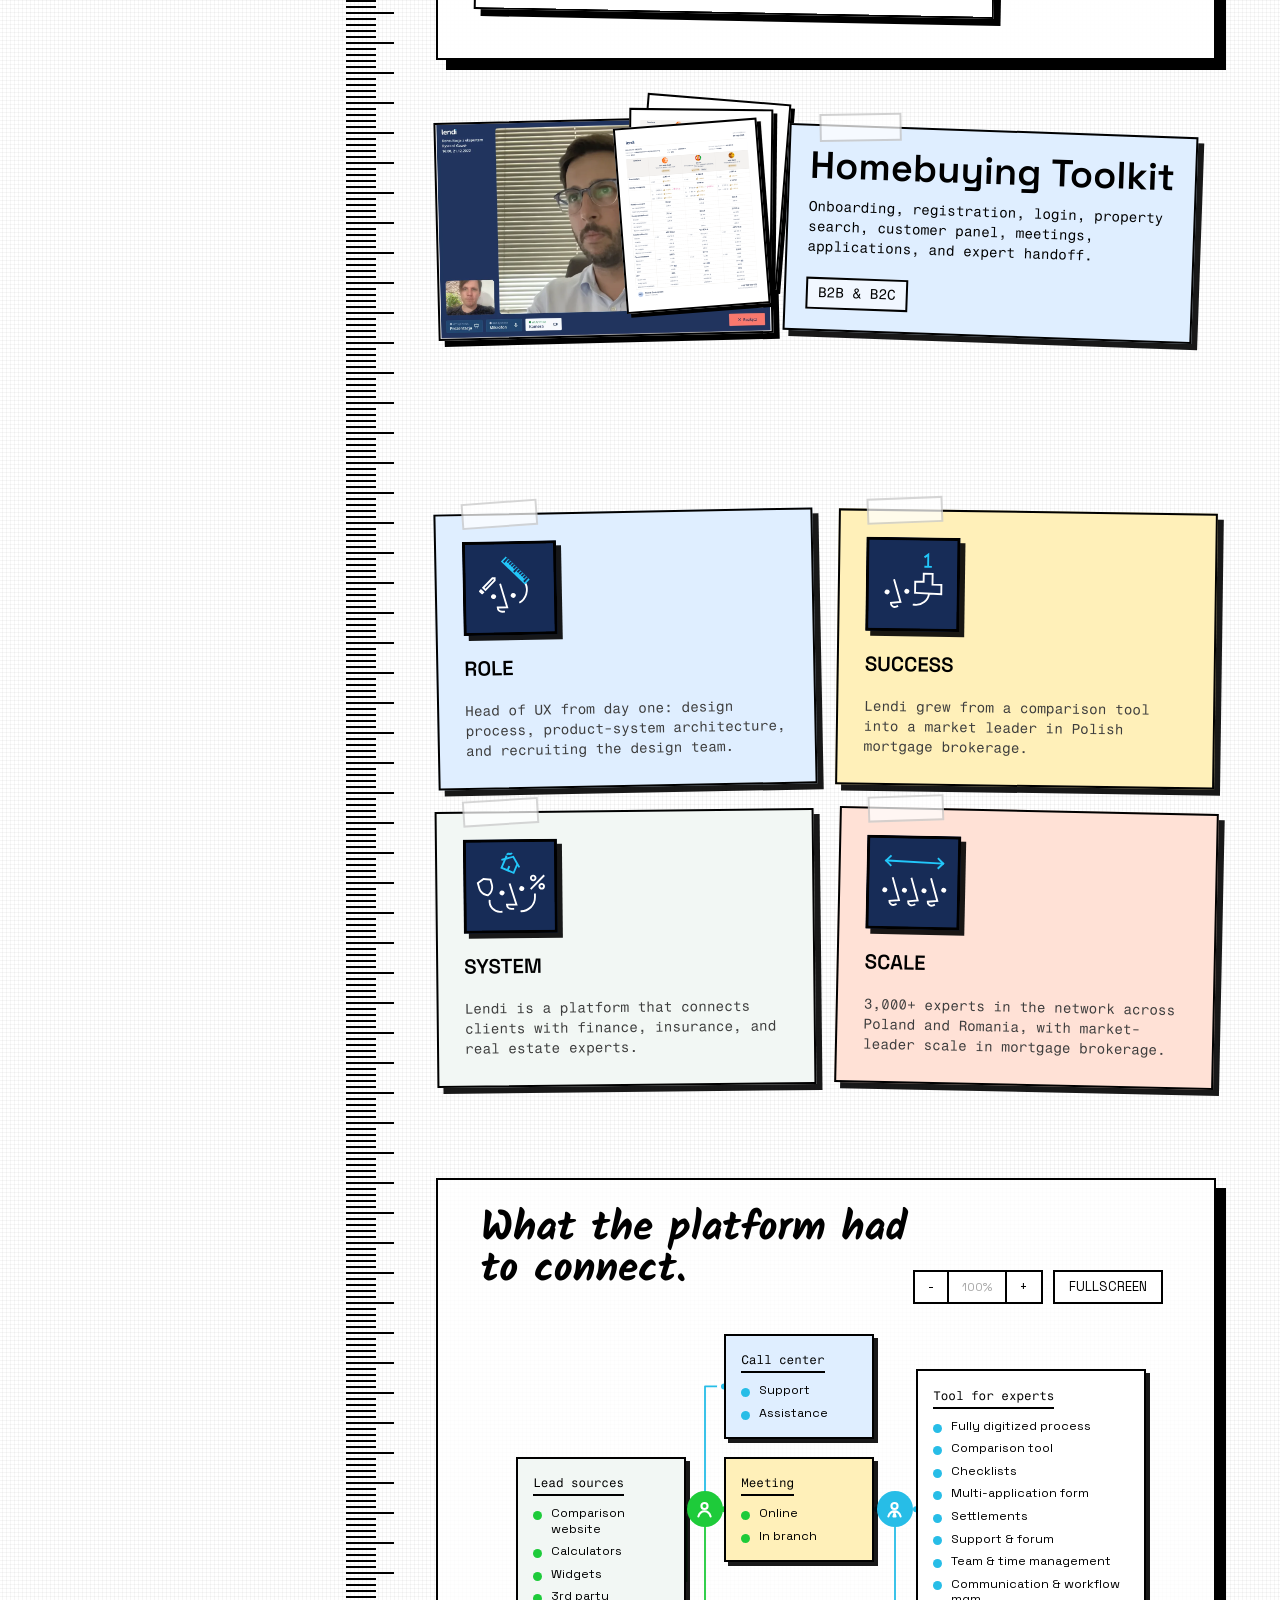
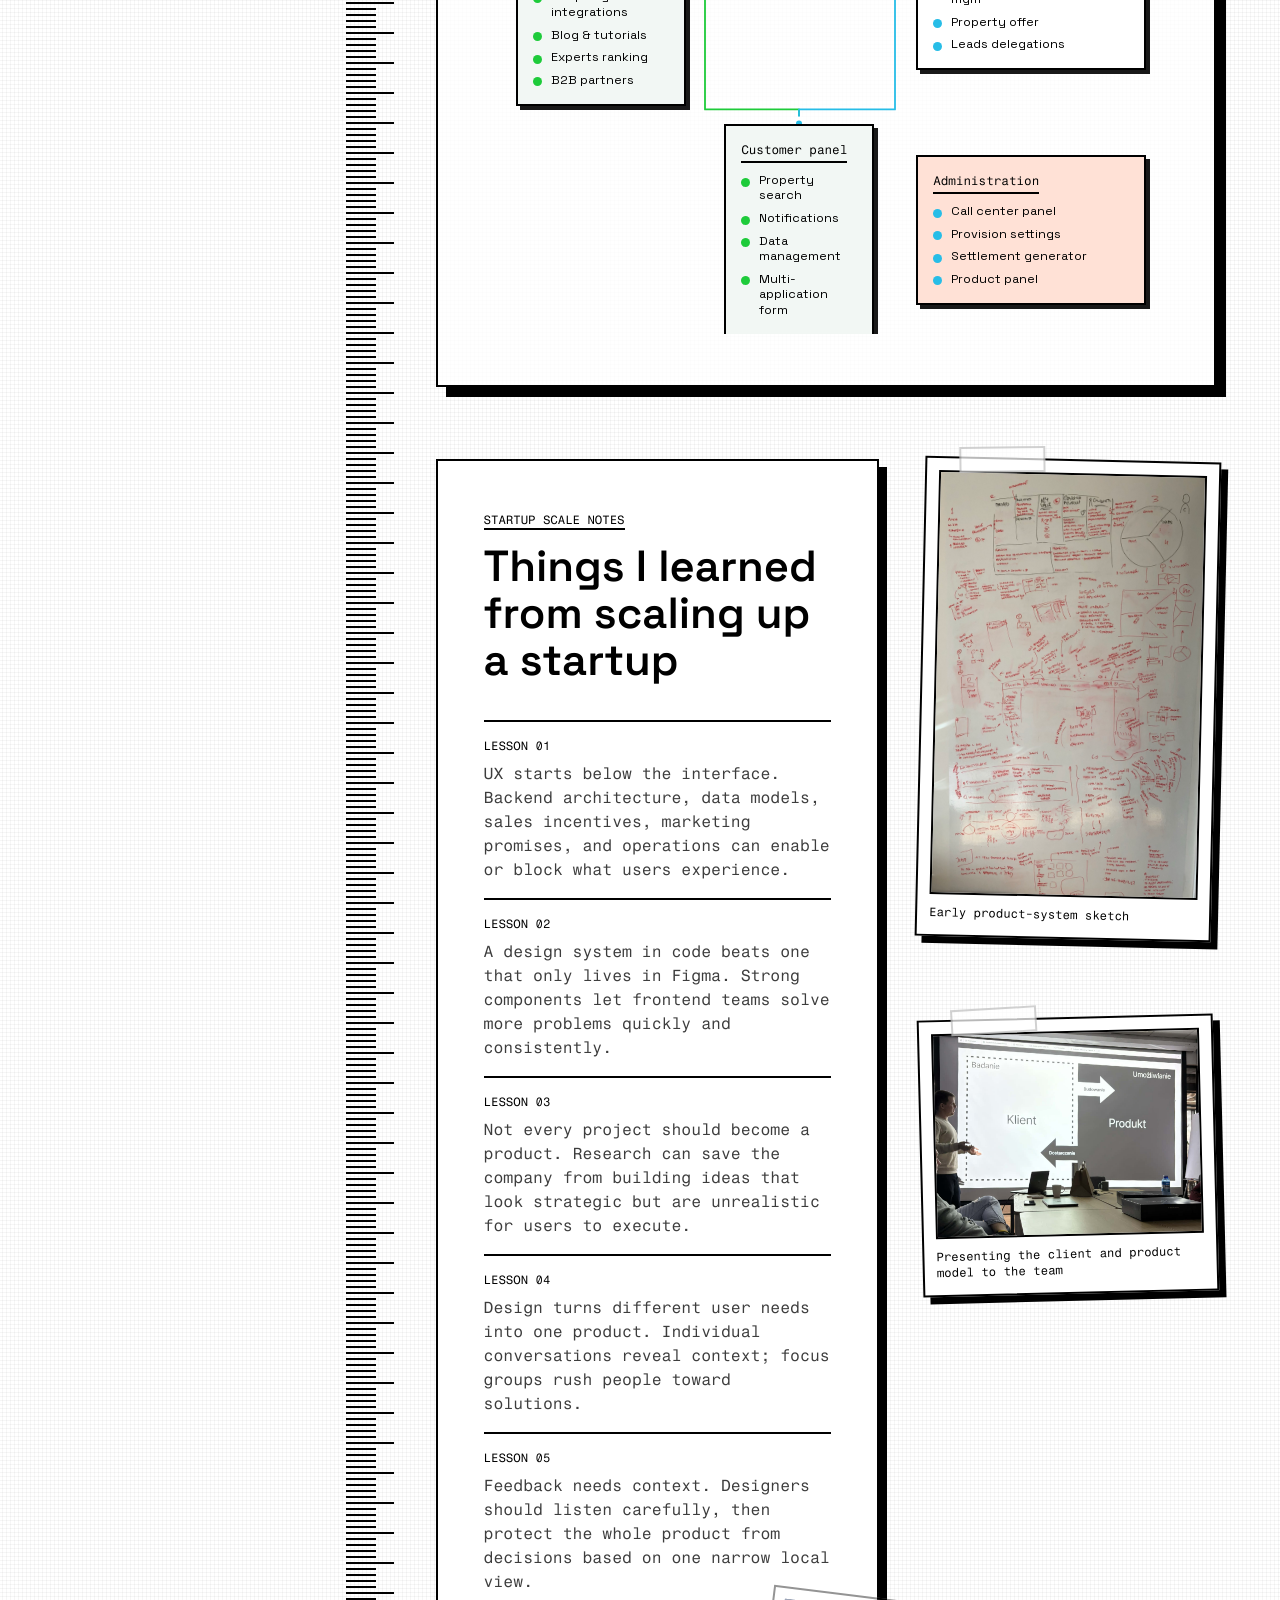
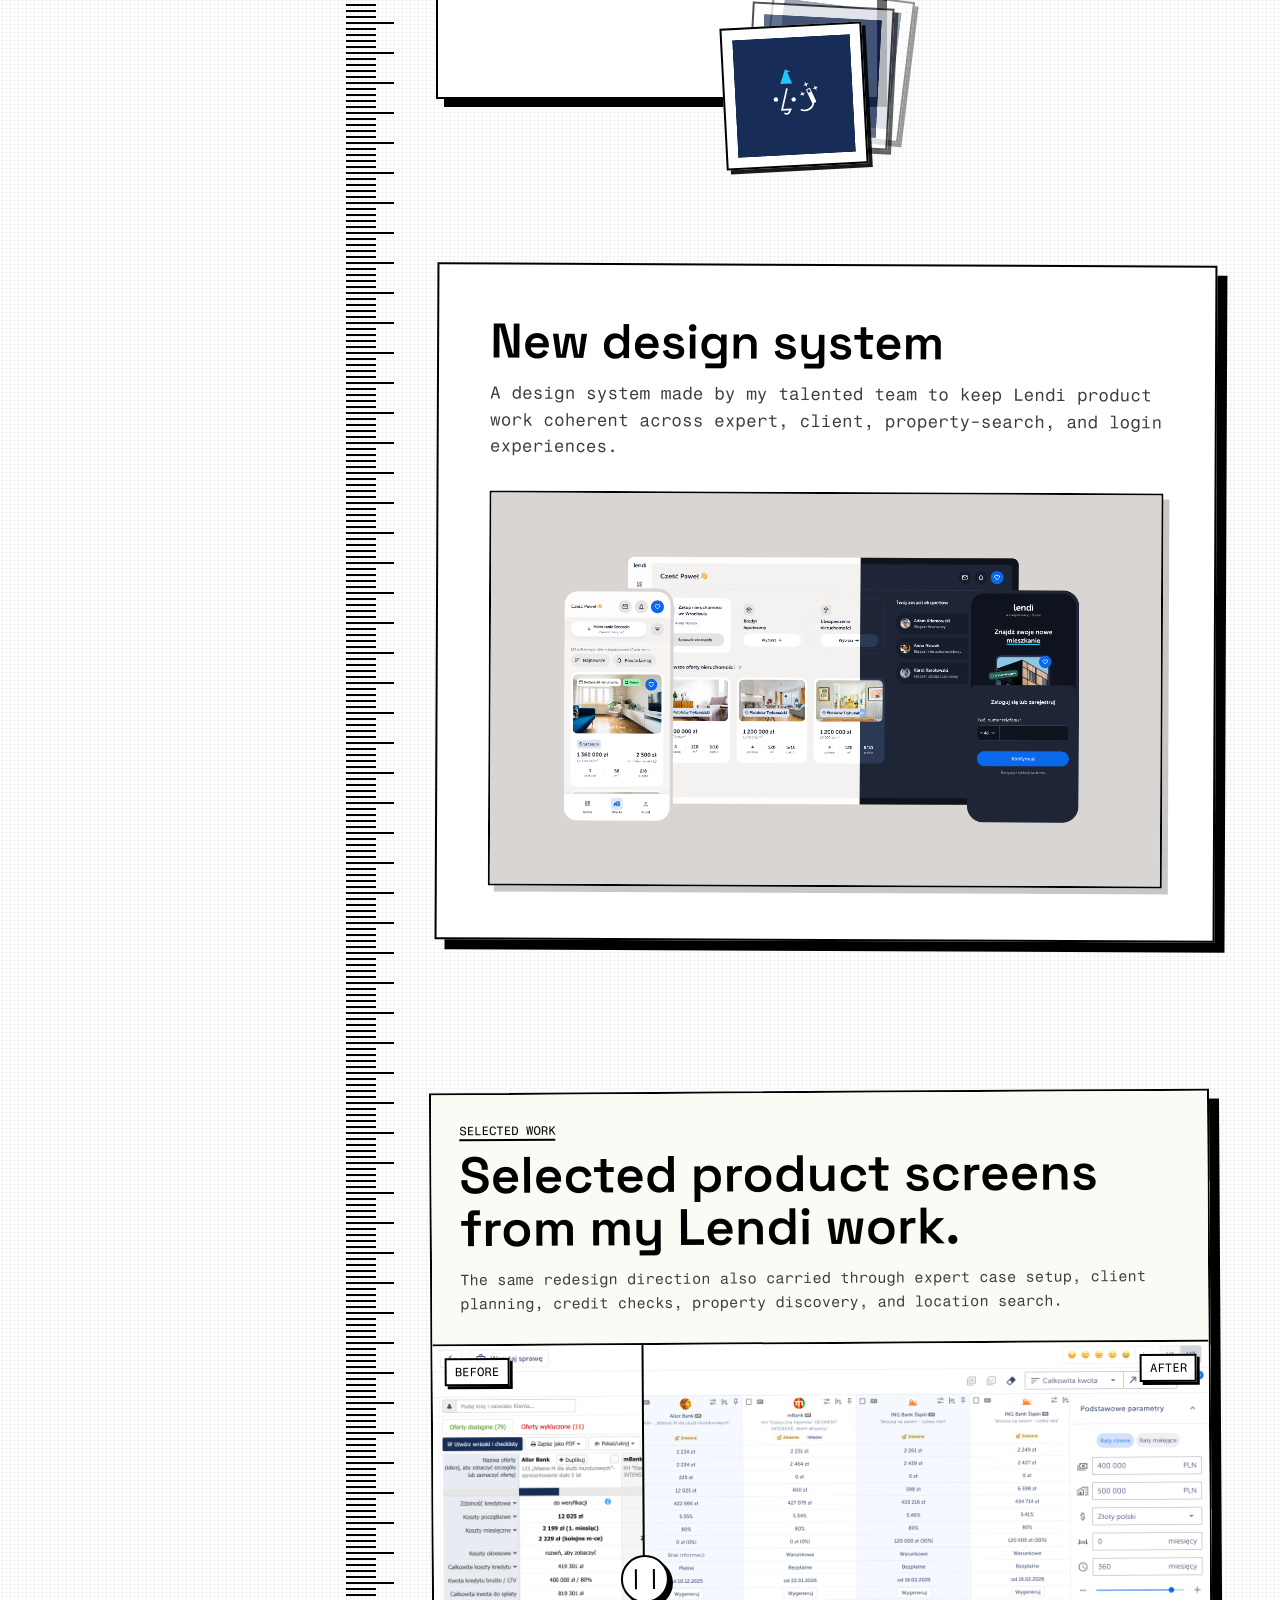
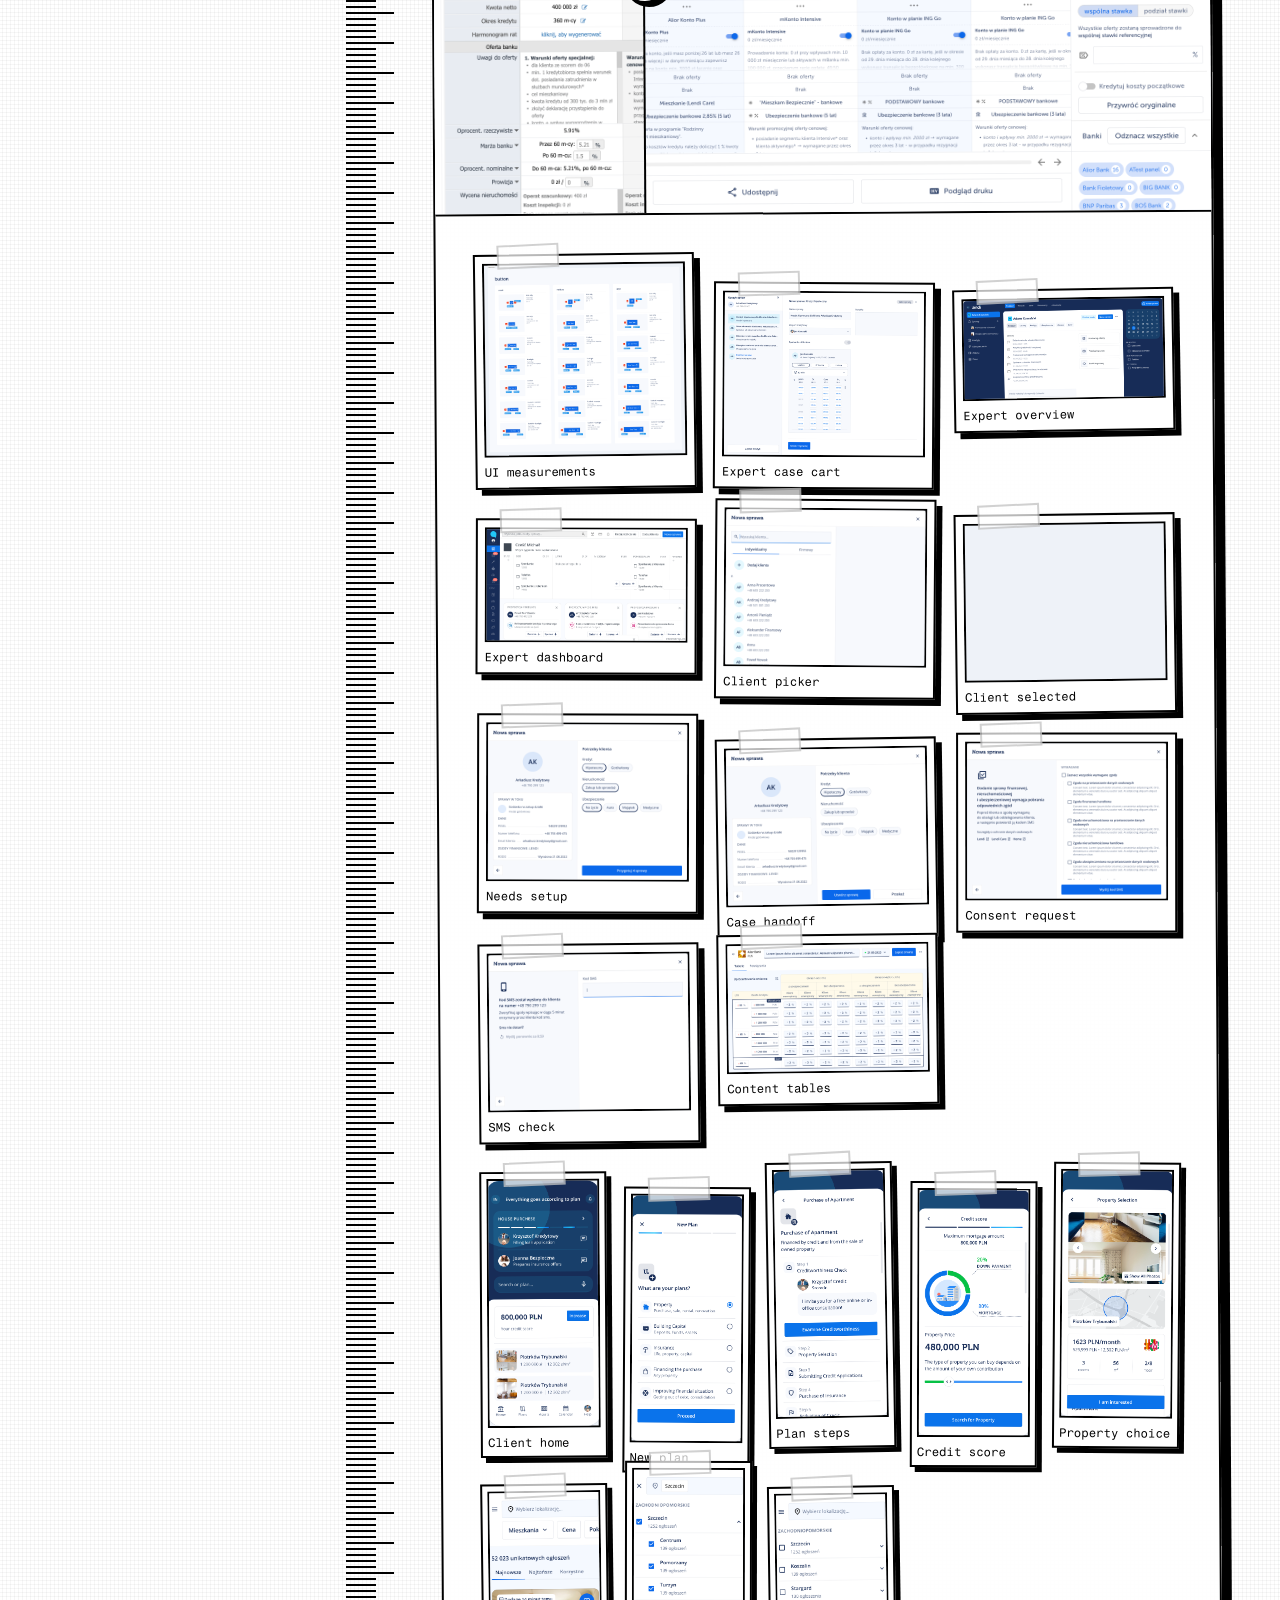
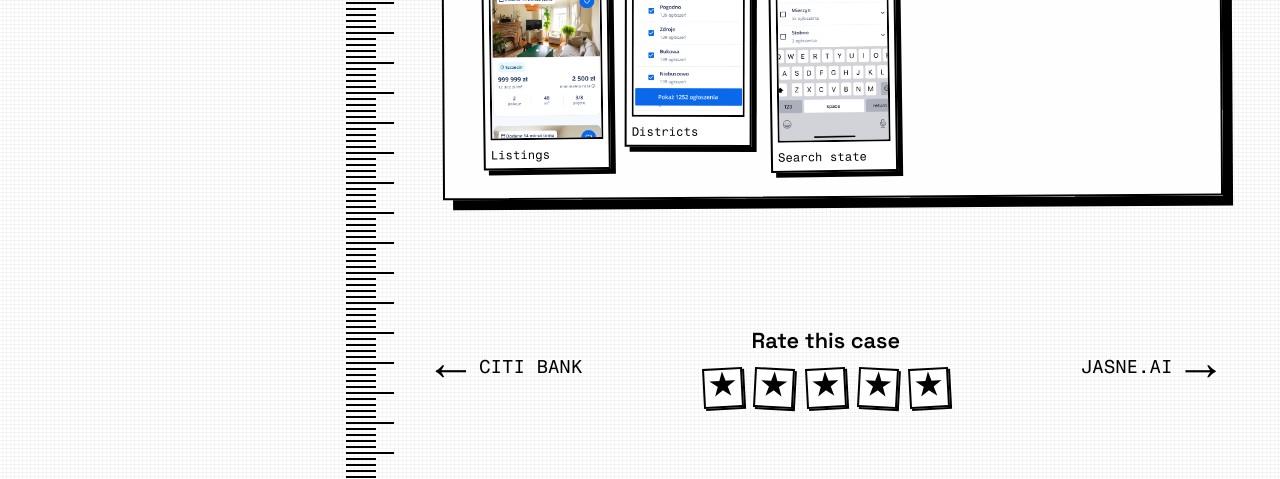
<file: story/lendi/index.html>
<!doctype html>
<html lang="en">
<head>
  <meta charset="utf-8">
  <meta name="viewport" content="width=device-width, initial-scale=1">
  <meta name="robots" content="noindex, nofollow, noarchive, noimageindex">
  <title>Lendi homebuying ecosystem | UX RULER story</title>
  <meta name="description" content="Portfolio case notes for Lendi: scaling a mortgage comparison tool into a product ecosystem for experts, clients, operations, real estate, and insurance.">
  <meta name="theme-color" content="#000000">
  <base href="/story/lendi/">
  <link rel="canonical" href="https://www.uxruler.com/story/lendi/">
  <link rel="icon" type="image/png" sizes="32x32" href="../../assets/favicon/favicon-32x32.png">
  <link rel="shortcut icon" href="../../assets/favicon/favicon.ico">
  <link rel="stylesheet" href="../story.css?v=20260929-lendi-corner">
  <script src="../posthog.js" defer></script>
  <script src="../story.js?v=20260522-scroll-ruler" defer></script>
</head>
<body data-story-page-type="case_study" data-case-id="lendi">
  <a class="skip-link" href="#main">Skip to content</a>
  <header class="topbar" aria-label="Story navigation">
    <a class="brand" href="../../index.html#about" aria-label="UX RULER">
      <img src="../../assets/logo.svg" alt="">
    </a>
    <div class="topline">
      <nav class="topline-current breadcrumbs" aria-label="Breadcrumb">
        <a href="../">Story</a>
        <span aria-hidden="true">/</span>
        <span aria-current="page">Lendi</span>
      </nav>
      <div class="story-mobile-ruler" aria-hidden="true"></div>
    </div>
  </header>

  <main class="page case-board-page" id="main" tabindex="-1">
    <section class="hero case-hero lendi-case-hero" aria-labelledby="case-title">
      <div class="shell case-board-hero-grid">
        <div class="case-title-stack">
          <div class="case-title-actions">
            <a class="button back-link" href="../#timeline" data-track="story_back_clicked" data-track-location="case_hero" data-track-target="story_case_notes">Back to story</a>
            <span class="case-title-label">Head of UX</span>
          </div>
          <div class="title-note case-title-note lendi-title-note">
            <div class="case-title-copy">
              <span class="kicker">Ongoing / deep case</span>
              <h1 id="case-title">Lendi homebuying ecosystem.</h1>
              <p class="lead">From a B2B mortgage comparison tool to a full brokerage ecosystem connecting experts, clients, operations, real estate, and insurance.</p>
            </div>
            <figure class="lendi-title-media">
              <div class="lendi-title-media-frame" data-lendi-title-scroll tabindex="0" aria-label="Scrollable Lendi example flow preview">
                <img src="../../assets/lendi/homebuying-toolkit-onboarding.png" alt="Lendi homebuying toolkit onboarding, registration, and login flows in light and dark modes.">
              </div>
              <figcaption>Example flow</figcaption>
            </figure>
          </div>
        </div>

        <div class="case-hero-side">
          <button
            class="case-pdf-stack"
            type="button"
            data-lendi-pdf-stack
            data-pdf-page-count="3"
            data-pdf-page-base="../../assets/lendi-pdf-pages/page-"
            data-pdf-page-extension=".png"
            aria-label="Show next Lendi consultation screen. Current page 1 of 3."
          >
            <span class="case-pdf-page case-pdf-page-back" aria-hidden="true">
              <img src="../../assets/lendi-pdf-pages/page-03.png" alt="" data-pdf-page-image data-pdf-page-offset="2">
            </span>
            <span class="case-pdf-page case-pdf-page-middle" aria-hidden="true">
              <img src="../../assets/lendi-pdf-pages/page-02.png" alt="" data-pdf-page-image data-pdf-page-offset="1">
            </span>
            <span class="case-pdf-page case-pdf-page-front">
              <img src="../../assets/lendi-pdf-pages/page-01.png" alt="Lendi consultation screen page 1 of 3" data-pdf-page-image data-pdf-page-offset="0">
            </span>
            <span class="case-pdf-magnifier" data-pdf-magnifier aria-hidden="true"></span>
          </button>

          <aside class="sticky-note sticky-note-blue case-scope-note" aria-label="Case summary">
            <strong>Homebuying Toolkit</strong>
            <span>Onboarding, registration, login, property search, customer panel, meetings, applications, and expert handoff.</span>
            <span class="depth-badge">B2B &amp; B2C</span>
          </aside>
        </div>
      </div>
    </section>

    <section class="lendi-sticker-summary-section" aria-label="Lendi case notes">
      <div class="shell">
        <div class="case-summary lendi-sticker-summary" aria-label="Lendi case notes">
          <div class="case-meta">
            <img class="lendi-sticker-card-icon" src="../../assets/lendi/card-icons/lead.svg" alt="" aria-hidden="true">
            <span class="case-meta-label">Role</span>
            <p>Head of UX from day one: design process, product-system architecture, and recruiting the design team.</p>
          </div>
          <div class="case-meta">
            <img class="lendi-sticker-card-icon" src="../../assets/lendi/card-icons/success.svg" alt="" aria-hidden="true">
            <span class="case-meta-label">Success</span>
            <p>Lendi grew from a comparison tool into a market leader in Polish mortgage brokerage.</p>
          </div>
          <div class="case-meta">
            <img class="lendi-sticker-card-icon" src="../../assets/lendi/card-icons/ecosystem.svg" alt="" aria-hidden="true">
            <span class="case-meta-label">System</span>
            <p>Lendi is a platform that connects clients with finance, insurance, and real estate experts.</p>
          </div>
          <div class="case-meta">
            <img class="lendi-sticker-card-icon" src="../../assets/lendi/card-icons/scale.svg" alt="" aria-hidden="true">
            <span class="case-meta-label">Scale</span>
            <p>3,000+ experts in the network across Poland and Romania, with market-leader scale in mortgage brokerage.</p>
          </div>
        </div>
      </div>
    </section>

    <section class="lendi-map-section" aria-labelledby="lendi-map-title">
      <div class="shell">
        <div class="lendi-flow-board lendi-node-board" data-design-base="../../assets/lendi-process-base.svg">
          <div class="board-heading">
            <h2 id="lendi-map-title">What the platform had to connect.</h2>
          </div>

          <div class="node-graph-toolbar">
            <div class="node-graph-actions">
              <div class="node-graph-zoom-controls" aria-label="Graph zoom controls">
                <button class="node-graph-zoom-button" type="button" data-graph-zoom-out aria-label="Zoom out" title="Zoom out">-</button>
                <button class="node-graph-zoom-button node-graph-zoom-reset" type="button" data-graph-zoom-reset aria-label="Reset zoom" title="Reset zoom">
                  <span data-graph-zoom-value>100%</span>
                </button>
                <button class="node-graph-zoom-button" type="button" data-graph-zoom-in aria-label="Zoom in" title="Zoom in">+</button>
              </div>
              <button
                class="node-graph-fullscreen-button"
                type="button"
                data-graph-fullscreen-toggle
                aria-controls="lendi-node-graph"
                aria-expanded="false"
                aria-label="Expand graph fullscreen"
              >
                Fullscreen
              </button>
            </div>
          </div>
          <div
            class="node-graph-viewport"
            data-graph-viewport
            tabindex="0"
            aria-label="Draggable Lendi ecosystem graph"
          >
            <div class="node-graph-zoom-surface" data-graph-zoom-surface>
              <div
                id="lendi-node-graph"
                class="lendi-node-graph"
                data-lendi-node-graph
                aria-label="Lendi ecosystem node graph"
              ></div>
            </div>
          </div>
          <script type="application/json" id="lendi-graph-data">
            {
              "nodes": [
                {
                  "id": "lead-sources",
                  "type": "card",
                  "label": "Lead sources",
                  "tone": "green",
                  "className": "node-card-clients",
                  "items": [
                    "Comparison website",
                    "Calculators",
                    "Widgets",
                    "3rd party integrations",
                    "Blog & tutorials",
                    "Experts ranking",
                    "B2B partners"
                  ]
                },
                {
                  "id": "prospect-created",
                  "type": "icon",
                  "title": "Prospect created",
                  "icon": "client",
                  "tone": "green",
                  "className": "node-icon-client"
                },
                {
                  "id": "call-center",
                  "type": "card",
                  "label": "Call center",
                  "tone": "blue",
                  "className": "node-card-admin",
                  "items": [
                    "Support",
                    "Assistance"
                  ]
                },
                {
                  "id": "meeting",
                  "type": "card",
                  "label": "Meeting",
                  "tone": "green",
                  "className": "node-card-meeting",
                  "items": [
                    "Online",
                    "In branch"
                  ]
                },
                {
                  "id": "customer-app",
                  "type": "card",
                  "label": "Customer panel",
                  "tone": "green",
                  "className": "node-card-customer",
                  "items": [
                    "Property search",
                    "Notifications",
                    "Data management",
                    "Multi-application form"
                  ]
                },
                {
                  "id": "expert-icon",
                  "type": "icon",
                  "title": "Expert",
                  "icon": "expert",
                  "tone": "blue",
                  "className": "node-icon-expert"
                },
                {
                  "id": "tools",
                  "type": "card",
                  "label": "Tool for experts",
                  "tone": "blue",
                  "className": "node-card-experts",
                  "items": [
                    "Fully digitized process",
                    "Comparison tool",
                    "Checklists",
                    "Multi-application form",
                    "Settlements",
                    "Support & forum",
                    "Team & time management",
                    "Communication & workflow mgm",
                    "Property offer",
                    "Leads delegations"
                  ]
                },
                {
                  "id": "administration",
                  "type": "card",
                  "label": "Administration",
                  "tone": "blue",
                  "className": "node-card-administration",
                  "items": [
                    "Call center panel",
                    "Provision settings",
                    "Settlement generator",
                    "Product panel"
                  ]
                }
              ],
              "edges": [
                { "from": "lead-sources", "to": "prospect-created", "tone": "green" },
                {
                  "from": "prospect-created",
                  "to": "call-center",
                  "tone": "blue",
                  "sourceAnchor": "top",
                  "targetAnchor": "left",
                  "route": "vertical-first"
                },
                { "from": "prospect-created", "to": "meeting", "tone": "green" },
                {
                  "from": "prospect-created",
                  "to": "customer-app",
                  "tone": "green",
                  "sourceAnchor": "bottom",
                  "targetAnchor": "top",
                  "route": "vertical-first"
                },
                { "from": "meeting", "to": "expert-icon", "tone": "blue" },
                {
                  "from": "expert-icon",
                  "to": "customer-app",
                  "tone": "blue",
                  "sourceAnchor": "bottom",
                  "targetAnchor": "top",
                  "route": "vertical-first"
                },
                {
                  "from": "expert-icon",
                  "to": "tools",
                  "tone": "blue",
                  "sourceAnchor": "right",
                  "targetAnchor": "left",
                  "route": "straight",
                  "align": "horizontal"
                }
              ]
            }
          </script>
        </div>

        <div class="case-grid lendi-context-grid" aria-labelledby="lendi-context-title" hidden>
          <div class="case-panel">
            <span class="kicker">Case context</span>
            <h2 id="lendi-context-title">The product had to become a company operating system.</h2>
            <p>Lendi started from a <strong>mortgage comparison tool</strong> used by other intermediaries. The work changed when the company began <strong>brokering mortgages directly</strong> as Lendi and needed more than a calculator: it needed a <strong>company operating system</strong>.</p>
            <p>My role as <strong>Head of UX from day one</strong> covered the design process, product ecosystem architecture, and recruiting the team that could keep research, feedback, business goals, and delivery moving together.</p>
          </div>

          <div class="case-panel">
            <span class="kicker">Portfolio notes</span>
            <h2>What this case is really about</h2>
            <ul>
              <li><strong>Scaling</strong> a startup from mission and vision into a market-leading operating model.</li>
              <li><strong>Designing</strong> for two connected users: clients buying a home and experts guiding the financial process.</li>
              <li><strong>Joining</strong> mortgage, real-estate, insurance, call-center, administration, and bank-facing workflows into one product logic.</li>
              <li><strong>Building</strong> a design practice where individual research, product judgment, and technical architecture shaped what was built.</li>
            </ul>
          </div>
        </div>

        <div class="lendi-lessons-layout" aria-labelledby="lendi-lessons-title">
          <div class="lendi-lessons-card">
            <div class="lendi-lessons-heading">
              <span class="kicker">Startup scale notes</span>
              <h2 id="lendi-lessons-title">Things I learned from scaling up a startup</h2>
            </div>

            <ol class="lendi-lesson-list" aria-label="Startup scale lessons">
              <li>
                <span class="lendi-lesson-number">Lesson 01</span>
                <p>UX starts below the interface. Backend architecture, data models, sales incentives, marketing promises, and operations can enable or block what users experience.</p>
              </li>
              <li>
                <span class="lendi-lesson-number">Lesson 02</span>
                <p>A design system in code beats one that only lives in Figma. Strong components let frontend teams solve more problems quickly and consistently.</p>
              </li>
              <li>
                <span class="lendi-lesson-number">Lesson 03</span>
                <p>Not every project should become a product. Research can save the company from building ideas that look strategic but are unrealistic for users to execute.</p>
              </li>
              <li>
                <span class="lendi-lesson-number">Lesson 04</span>
                <p>Design turns different user needs into one product. Individual conversations reveal context; focus groups rush people toward solutions.</p>
              </li>
              <li>
                <span class="lendi-lesson-number">Lesson 05</span>
                <p>Feedback needs context. Designers should listen carefully, then protect the whole product from decisions based on one narrow local view.</p>
              </li>
            </ol>

            <div class="lendi-sticker-widget lendi-sticker-rail lendi-sticker-corner" aria-label="Lendi sticker stack">
              <div class="lendi-sticker-stage">
                <button
                  class="lendi-sticker-stack"
                  type="button"
                  data-lendi-sticker-stack
                  data-sticker-count="73"
                  data-sticker-base="../../assets/lendi-stickers/sticker-"
                  data-sticker-extension=".svg"
                  aria-label="Show next Lendi sticker. Current sticker 1 of 73."
                >
                  <span class="lendi-sticker-card lendi-sticker-card-back" aria-hidden="true">
                    <img src="../../assets/lendi-stickers/sticker-03.svg" alt="" data-sticker-image data-sticker-offset="2">
                  </span>
                  <span class="lendi-sticker-card lendi-sticker-card-middle" aria-hidden="true">
                    <img src="../../assets/lendi-stickers/sticker-02.svg" alt="" data-sticker-image data-sticker-offset="1">
                  </span>
                  <span class="lendi-sticker-card lendi-sticker-card-front">
                    <img src="../../assets/lendi-stickers/sticker-01.svg" alt="Lendi sticker 1 of 73" data-sticker-image data-sticker-offset="0">
                  </span>
                </button>
              </div>
            </div>
          </div>

          <div class="lendi-lessons-side">
            <figure class="lendi-lessons-photo">
              <img src="../../assets/lendi/lendi-lessons-photo.jpg" width="1280" height="2036" alt="Whiteboard sketch of Lendi product strategy, customer paths, and service flows." loading="lazy" decoding="async">
              <figcaption>Early product-system sketch</figcaption>
            </figure>

            <figure class="lendi-lessons-photo lendi-presentation-photo">
              <img src="../../assets/lendi/lendi-team-presentation.jpg" width="982" height="748" alt="Michał presenting a slide to the Lendi team: research around the client, building toward the product, and delivering back to the client." loading="lazy" decoding="async">
              <figcaption>Presenting the client and product model to the team</figcaption>
            </figure>

          </div>
        </div>
      </div>
    </section>

    <section class="lendi-design-system-section" id="lendi-design-system" aria-labelledby="lendi-design-system-title">
      <div class="shell">
        <div class="lendi-design-system-showcase">
          <div class="lendi-design-system-copy">
            <h2 id="lendi-design-system-title">New design system</h2>
            <p>A design system made by my talented team to keep Lendi product work coherent across expert, client, property-search, and login experiences.</p>
          </div>
          <img src="../../assets/lendi/design-system.png" width="2491" height="1455" alt="Lendi design system screen showing desktop and mobile product interfaces for homebuying, expert support, property search, and login." loading="lazy" decoding="async">
        </div>
      </div>
    </section>

    <section class="lendi-comparison-section" id="lendi-offer-comparison" aria-labelledby="lendi-comparison-title">
      <div class="shell lendi-comparison-layout">
        <div class="lendi-before-after-evidence">
          <figure
            class="case-comparison-card lendi-offer-comparison"
            data-before-after-comparison
            data-comparison-id="lendi-offer-comparison"
            style="--comparison-position: 27%;"
          >
            <div class="case-comparison-copy">
              <span class="kicker">Selected work</span>
              <h2 id="lendi-comparison-title">Selected product screens from my Lendi work.</h2>
              <p>The same redesign direction also carried through expert case setup, client planning, credit checks, property discovery, and location search.</p>
            </div>

            <div class="case-comparison-frame">
              <img
                class="case-comparison-image case-comparison-image-after"
                src="../../assets/lendi/offer-comparison-after.png"
                alt="After: updated Lendi mortgage offer comparison with offer cards, a left category rail, and a right parameter panel."
              >
              <span class="case-comparison-before" aria-hidden="true">
                <img
                  class="case-comparison-image"
                  src="../../assets/lendi/offer-comparison-before.png"
                  alt=""
                >
              </span>
              <span class="case-comparison-label case-comparison-label-before">Before</span>
              <span class="case-comparison-label case-comparison-label-after">After</span>
              <span class="case-comparison-divider" aria-hidden="true">
                <span class="case-comparison-handle"></span>
              </span>
              <input
                class="case-comparison-range"
                type="range"
                min="0"
                max="100"
                value="27"
                aria-label="Reveal the earlier and updated Lendi offer comparison screens"
              >
            </div>
          </figure>

          <div class="lendi-flow-collage" aria-label="Additional Lendi expert workspace, client planning, and property search screens">
            <div class="lendi-flow-screen-groups">
              <div class="lendi-flow-wide-grid" aria-label="Wider Lendi expert workspace screens">
                <figure class="lendi-flow-shot lendi-flow-shot-workspace lendi-flow-shot-measurements">
                  <img src="../../assets/lendi/new-deal/expert-flow/measurements.png" width="2236" height="2134" alt="Lendi design measurement sheet documenting button sizes, icon-only, text-only, icon-left, icon-right, and numbered button variants." loading="lazy" decoding="async">
                  <figcaption>UI measurements</figcaption>
                </figure>
                <figure class="lendi-flow-shot lendi-flow-shot-wide lendi-flow-shot-deal-cart">
                  <img src="../../assets/lendi/new-deal/deal-cart.png" width="1512" height="1237" alt="Lendi expert case cart screen for creating a mortgage case, scheduling a client meeting, and saving related deal needs." loading="lazy" decoding="async">
                  <figcaption>Expert case cart</figcaption>
                </figure>
                <figure class="lendi-flow-shot lendi-flow-shot-wide lendi-flow-shot-expert-overview">
                  <img src="../../assets/lendi/new-deal/real-estate/app-flow/expert-deal-overview.png" width="1520" height="764" alt="Lendi expert desktop overview with customer timeline, lead handoff actions, tabs, and task calendar." loading="lazy" decoding="async">
                  <figcaption>Expert overview</figcaption>
                </figure>
                <figure class="lendi-flow-shot lendi-flow-shot-workspace lendi-flow-shot-overview-dashboard">
                  <img src="../../assets/lendi/new-deal/expert-flow/overview-1516-plus.png" width="1226" height="692" alt="Lendi expert desktop dashboard with weekly agenda, product proposal cards, CRM navigation, search, and new case actions." loading="lazy" decoding="async">
                  <figcaption>Expert dashboard</figcaption>
                </figure>
                <figure class="lendi-flow-shot lendi-flow-shot-workspace">
                  <img src="../../assets/lendi/new-deal/expert-flow/individual-client.png" width="960" height="752" alt="Lendi new case client picker with search, individual and company tabs, and a list of available clients." loading="lazy" decoding="async">
                  <figcaption>Client picker</figcaption>
                </figure>
                <figure class="lendi-flow-shot lendi-flow-shot-workspace">
                  <img src="../../assets/lendi/new-deal/expert-flow/individual-client-1.png" width="960" height="752" alt="Lendi new case client picker with a selected individual client, case-in-progress details, and a choose client action." loading="lazy" decoding="async">
                  <figcaption>Client selected</figcaption>
                </figure>
                <figure class="lendi-flow-shot lendi-flow-shot-workspace">
                  <img src="../../assets/lendi/new-deal/expert-flow/deal-view.png" width="960" height="752" alt="Lendi new case modal showing selected client data and customer needs for mortgage, cash loan, real estate, and insurance products." loading="lazy" decoding="async">
                  <figcaption>Needs setup</figcaption>
                </figure>
                <figure class="lendi-flow-shot lendi-flow-shot-workspace">
                  <img src="../../assets/lendi/new-deal/expert-flow/deal-view-1.png" width="960" height="752" alt="Lendi new case modal with selected mortgage need, current case summary, and actions to create or pass the case." loading="lazy" decoding="async">
                  <figcaption>Case handoff</figcaption>
                </figure>
                <figure class="lendi-flow-shot lendi-flow-shot-workspace">
                  <img src="../../assets/lendi/new-deal/expert-flow/deal-view-2.png" width="960" height="752" alt="Lendi consent request step explaining required financial, real-estate, and insurance agreements before sending an SMS code." loading="lazy" decoding="async">
                  <figcaption>Consent request</figcaption>
                </figure>
                <figure class="lendi-flow-shot lendi-flow-shot-workspace">
                  <img src="../../assets/lendi/new-deal/expert-flow/deal-view-3.png" width="960" height="752" alt="Lendi SMS confirmation step with the verification code input and resend countdown after the consent code is sent to the client." loading="lazy" decoding="async">
                  <figcaption>SMS check</figcaption>
                </figure>
                <figure class="lendi-flow-shot lendi-flow-shot-workspace lendi-flow-shot-content-table">
                  <img src="../../assets/lendi/new-deal/expert-flow/content.png" width="1184" height="754" alt="Lendi bank product content table editor for Alior Bank with LTV rows, loan amount limits, product periods, and save controls." loading="lazy" decoding="async">
                  <figcaption>Content tables</figcaption>
                </figure>
              </div>

              <div class="lendi-flow-mobile-grid" aria-label="Lendi mobile client planning and property search screens">
                <figure class="lendi-flow-shot lendi-flow-shot-mobile">
                  <img src="../../assets/lendi/new-deal/real-estate/app-flow/home-dashboard.png" width="393" height="852" alt="Lendi mobile home dashboard showing house purchase plan progress, assigned experts, credit score, and property cards." loading="lazy" decoding="async">
                  <figcaption>Client home</figcaption>
                </figure>
                <figure class="lendi-flow-shot lendi-flow-shot-mobile">
                  <img src="../../assets/lendi/new-deal/real-estate/app-flow/new-plan.png" width="393" height="863" alt="Lendi mobile new plan screen with product goals such as property, building capital, insurance, financing, and debt improvement." loading="lazy" decoding="async">
                  <figcaption>New plan</figcaption>
                </figure>
                <figure class="lendi-flow-shot lendi-flow-shot-mobile">
                  <img src="../../assets/lendi/new-deal/real-estate/app-flow/purchase-apartment-plan.png" width="393" height="863" alt="Lendi mobile purchase of apartment plan with creditworthiness check, expert message, and later buying steps." loading="lazy" decoding="async">
                  <figcaption>Plan steps</figcaption>
                </figure>
                <figure class="lendi-flow-shot lendi-flow-shot-mobile">
                  <img src="../../assets/lendi/new-deal/real-estate/app-flow/credit-score.png" width="393" height="863" alt="Lendi mobile credit score screen showing maximum mortgage amount, down payment split, property price, and search for property action." loading="lazy" decoding="async">
                  <figcaption>Credit score</figcaption>
                </figure>
                <figure class="lendi-flow-shot lendi-flow-shot-mobile">
                  <img src="../../assets/lendi/new-deal/real-estate/app-flow/property-selection.png" width="393" height="863" alt="Lendi mobile property selection screen with apartment photos, map, monthly cost, property stats, and interest button." loading="lazy" decoding="async">
                  <figcaption>Property choice</figcaption>
                </figure>
                <figure class="lendi-flow-shot lendi-flow-shot-mobile">
                  <img src="../../assets/lendi/new-deal/real-estate/listing-mobile.png" width="395" height="793" alt="Lendi mobile real-estate listing screen with location search, category filters, and property cards." loading="lazy" decoding="async">
                  <figcaption>Listings</figcaption>
                </figure>
                <figure class="lendi-flow-shot lendi-flow-shot-mobile">
                  <img src="../../assets/lendi/new-deal/real-estate/location-selected.png" width="395" height="793" alt="Lendi mobile location filter screen with selected Szczecin districts and a button to show matching property listings." loading="lazy" decoding="async">
                  <figcaption>Districts</figcaption>
                </figure>
                <figure class="lendi-flow-shot lendi-flow-shot-mobile">
                  <img src="../../assets/lendi/new-deal/real-estate/location-search.png" width="395" height="793" alt="Lendi mobile location search screen with regional options and the keyboard open." loading="lazy" decoding="async">
                  <figcaption>Search state</figcaption>
                </figure>
              </div>
            </div>
          </div>
        </div>
      </div>
    </section>

  </main>

  <footer class="footer case-footer">
    <div class="shell">
      <a class="case-footer-link case-footer-prev" href="../citi-bank/" aria-label="Previous case: Citi Bank" data-track="story_case_opened" data-track-location="case_footer_previous" data-track-target="previous_case" data-case-target="citi-bank">Citi Bank</a>
      <form class="portfolio-survey case-footer-rating" data-portfolio-survey-form data-posthog-survey-id="8f7f3e0d-1f6a-4a8d-8f7f-2b02d9a4a9d3" data-survey-surface="case_footer" data-survey-trigger="story_case_footer" data-survey-stage="case_footer_rating" aria-labelledby="case-rating-title-lendi">
        <div class="portfolio-survey-copy">
          <h3 id="case-rating-title-lendi">Rate this case</h3>
        </div>
        <div class="portfolio-survey-interaction">
          <fieldset class="portfolio-rating-field">
            <legend class="visually-hidden">Rate this case</legend>
            <div class="portfolio-stars" data-portfolio-rating-stars>
              <label class="portfolio-star">
                <input type="radio" name="portfolio-rating" value="1">
                <span aria-hidden="true">★</span>
                <span class="visually-hidden">1 star</span>
              </label>
              <label class="portfolio-star">
                <input type="radio" name="portfolio-rating" value="2">
                <span aria-hidden="true">★</span>
                <span class="visually-hidden">2 stars</span>
              </label>
              <label class="portfolio-star">
                <input type="radio" name="portfolio-rating" value="3">
                <span aria-hidden="true">★</span>
                <span class="visually-hidden">3 stars</span>
              </label>
              <label class="portfolio-star">
                <input type="radio" name="portfolio-rating" value="4">
                <span aria-hidden="true">★</span>
                <span class="visually-hidden">4 stars</span>
              </label>
              <label class="portfolio-star">
                <input type="radio" name="portfolio-rating" value="5">
                <span aria-hidden="true">★</span>
                <span class="visually-hidden">5 stars</span>
              </label>
            </div>
          </fieldset>
          <div class="portfolio-survey-followup" data-portfolio-survey-followup hidden>
            <label for="case-feedback-lendi">Want to add a note?</label>
            <textarea id="case-feedback-lendi" name="portfolio-feedback" rows="3" maxlength="700" data-portfolio-feedback placeholder="What proof, detail, or ordering would make this case clearer?"></textarea>
            <div class="portfolio-survey-actions">
              <button class="button" type="submit">Send</button>
              <p class="portfolio-survey-status" data-portfolio-survey-status aria-live="polite"></p>
            </div>
          </div>
          <div class="portfolio-survey-success" data-portfolio-survey-success hidden tabindex="-1">
            <strong>Thanks.</strong>
            <span>Your rating helps decide which case evidence to improve next.</span>
          </div>
        </div>
      </form>
      <a class="case-footer-link case-footer-next" href="../jasne-ai/" aria-label="Next case: Jasne.ai" data-track="story_case_opened" data-track-location="case_footer_next" data-track-target="next_case" data-case-target="jasne-ai">Jasne.ai</a>
    </div>
  </footer>
</body>
</html>
</file>
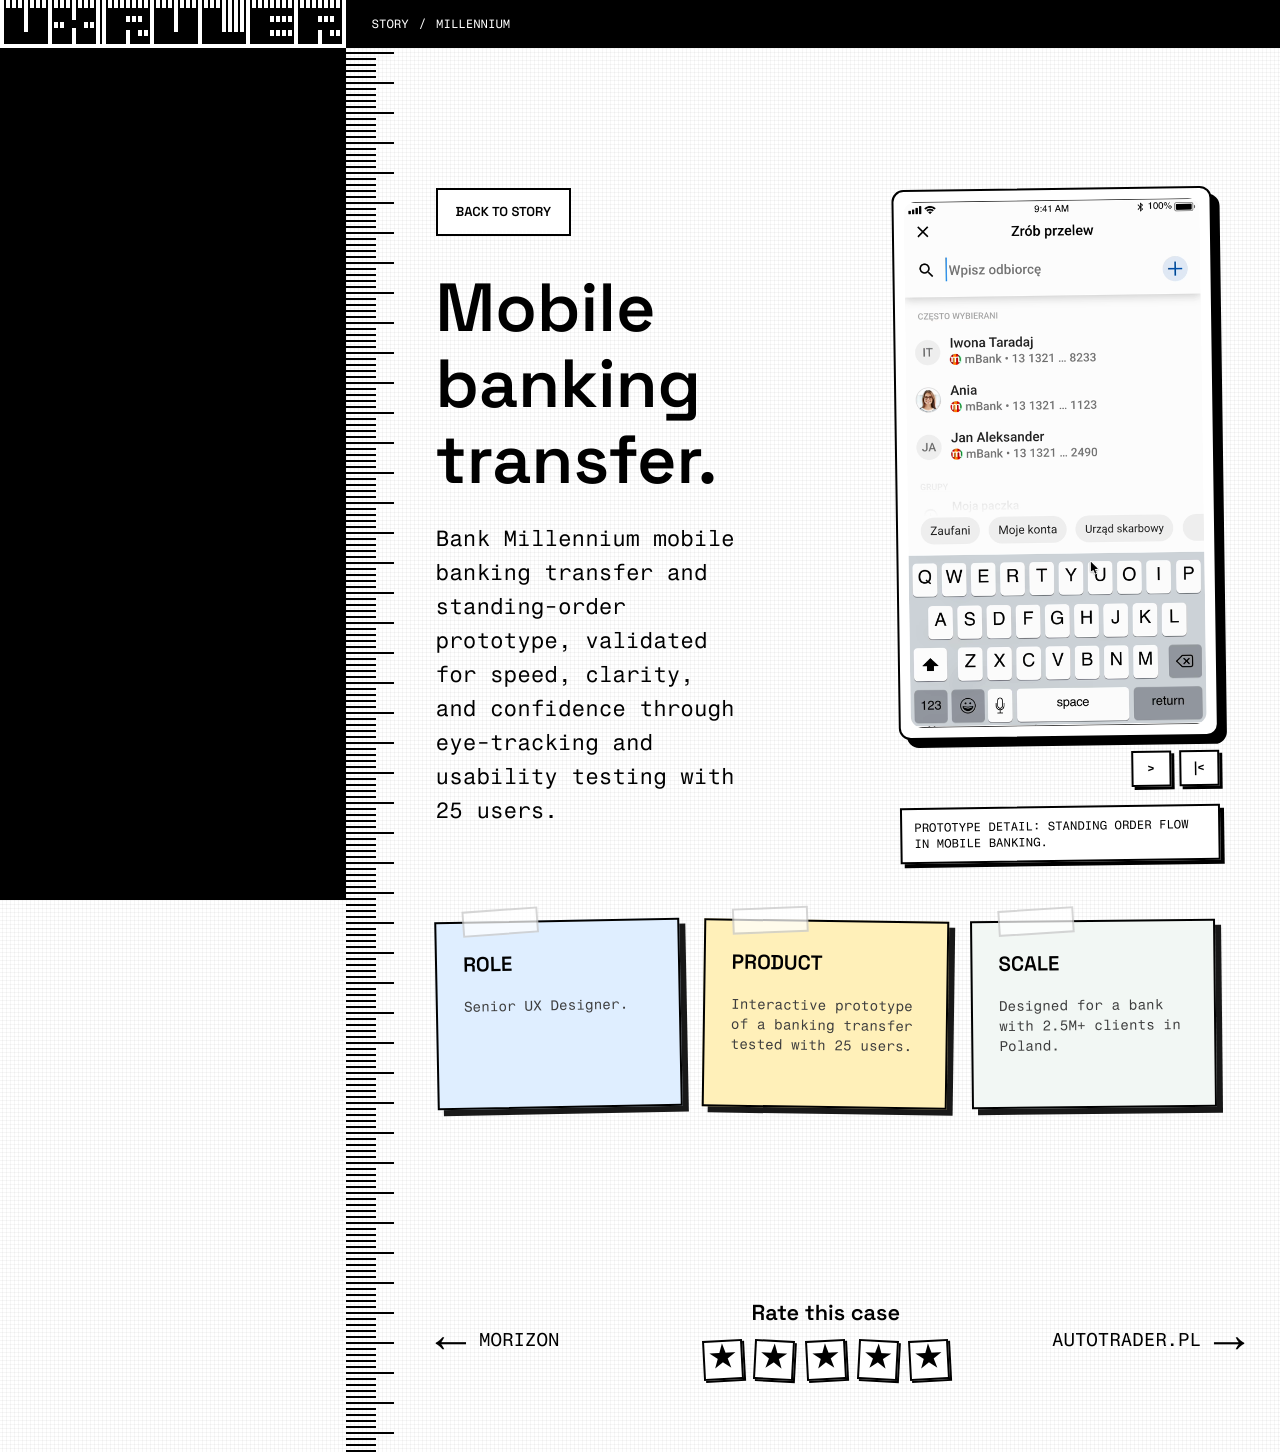
<file: story/millennium/index.html>
<!doctype html>
<html lang="en">
<head>
  <meta charset="utf-8">
  <meta name="viewport" content="width=device-width, initial-scale=1">
  <meta name="robots" content="noindex, nofollow, noarchive, noimageindex">
  <title>Bank Millennium mobile transfer | UX RULER story</title>
  <meta name="description" content="Bank Millennium mobile banking transfer and standing-order prototype, validated for speed, clarity, and confidence through eye-tracking and usability testing with 25 users.">
  <meta name="theme-color" content="#000000">
  <base href="/story/millennium/">
  <link rel="canonical" href="https://www.uxruler.com/story/millennium/">
  <link rel="icon" type="image/png" sizes="32x32" href="../../assets/favicon/favicon-32x32.png">
  <link rel="shortcut icon" href="../../assets/favicon/favicon.ico">
  <link rel="stylesheet" href="../story.css?v=20260522-millennium-bg">
  <script src="../posthog.js" defer></script>
  <script src="../story.js?v=20260522-scroll-ruler" defer></script>
</head>
<body data-story-page-type="case_study" data-case-id="millennium">
  <a class="skip-link" href="#main">Skip to content</a>
  <header class="topbar" aria-label="Story navigation">
    <a class="brand" href="../../index.html#about" aria-label="UX RULER">
      <img src="../../assets/logo.svg" alt="">
    </a>
    <div class="topline">
      <nav class="topline-current breadcrumbs" aria-label="Breadcrumb">
        <a href="../">Story</a>
        <span aria-hidden="true">/</span>
        <span aria-current="page">Millennium</span>
      </nav>
      <div class="story-mobile-ruler" aria-hidden="true"></div>
    </div>
  </header>

  <main class="page" id="main" tabindex="-1">
    <section class="hero case-hero" aria-labelledby="case-title">
      <div class="shell hero-grid">
        <div class="millennium-case-copy">
          <a class="button back-link" href="../#timeline" data-track="story_back_clicked" data-track-location="case_hero" data-track-target="story_case_notes">Back to story</a>
          <h1 id="case-title">Mobile banking transfer.</h1>
          <p class="lead">Bank Millennium mobile banking transfer and standing-order prototype, validated for speed, clarity, and confidence through eye-tracking and usability testing with 25 users.</p>
        </div>

        <figure class="phone-mockup millennium-phone-mockup">
          <div class="phone-shell" aria-label="Bank Millennium prototype video in a rounded phone-style media frame">
            <div class="phone-screen">
              <video
                src="../../assets/millennium/standing-order.mp4"
                poster="../../assets/millennium/standing-order-poster.png"
                autoplay
                muted
                loop
                playsinline
                webkit-playsinline
                preload="metadata"
                aria-label="Animated prototype detail showing a standing order mobile banking flow."
              ></video>
            </div>
          </div>
          <div class="phone-video-controls" aria-label="Prototype clip controls" data-video-controls>
            <button class="phone-video-control" type="button" data-video-control="toggle" aria-label="Pause prototype clip" title="Pause prototype clip">
              <span data-video-toggle-icon aria-hidden="true">II</span>
            </button>
            <button class="phone-video-control" type="button" data-video-control="rewind" aria-label="Rewind prototype clip" title="Rewind prototype clip">
              <span aria-hidden="true">|&lt;</span>
            </button>
          </div>
          <figcaption>Prototype detail: standing order flow in mobile banking.</figcaption>
        </figure>

        <div class="case-summary lendi-sticker-summary millennium-case-summary" aria-label="Case summary">
          <div class="case-meta">
            <span class="case-meta-label">Role</span>
            <p>Senior UX Designer.</p>
          </div>
          <div class="case-meta">
            <span class="case-meta-label">Product</span>
            <p>Interactive prototype of a banking transfer tested with 25 users.</p>
          </div>
          <div class="case-meta">
            <span class="case-meta-label">Scale</span>
            <p>Designed for a bank with 2.5M+ clients in Poland.</p>
          </div>
        </div>
      </div>
    </section>

    <section hidden aria-labelledby="shape-title">
      <div class="shell case-grid">
        <div class="case-panel">
          <span class="kicker">Draft narrative</span>
          <h2 id="shape-title">The product lesson</h2>
          <p>This case can stay concise and strong: a specific task, a high-trust environment, a prototype, and repeated usability evidence. It should show how UX decisions become safer when they are tested against real behavior.</p>
        </div>

        <div class="case-panel">
          <span class="kicker">Sections to fill</span>
          <h2>Case-study shape</h2>
          <ul>
            <li>What transfer task or moment caused the design challenge.</li>
            <li>What the prototype needed to validate.</li>
            <li>What users struggled with in testing.</li>
            <li>Which changes improved clarity, speed, or confidence.</li>
          </ul>
        </div>
      </div>
    </section>
  </main>

  <footer class="footer case-footer">
    <div class="shell">
      <a class="case-footer-link case-footer-prev" href="../morizon/" aria-label="Previous case: Morizon" data-track="story_case_opened" data-track-location="case_footer_previous" data-track-target="previous_case" data-case-target="morizon">Morizon</a>
      <form class="portfolio-survey case-footer-rating" data-portfolio-survey-form data-posthog-survey-id="8f7f3e0d-1f6a-4a8d-8f7f-2b02d9a4a9d3" data-survey-surface="case_footer" data-survey-trigger="story_case_footer" data-survey-stage="case_footer_rating" aria-labelledby="case-rating-title-millennium">
        <div class="portfolio-survey-copy">
          <h3 id="case-rating-title-millennium">Rate this case</h3>
        </div>
        <div class="portfolio-survey-interaction">
          <fieldset class="portfolio-rating-field">
            <legend class="visually-hidden">Rate this case</legend>
            <div class="portfolio-stars" data-portfolio-rating-stars>
              <label class="portfolio-star">
                <input type="radio" name="portfolio-rating" value="1">
                <span aria-hidden="true">★</span>
                <span class="visually-hidden">1 star</span>
              </label>
              <label class="portfolio-star">
                <input type="radio" name="portfolio-rating" value="2">
                <span aria-hidden="true">★</span>
                <span class="visually-hidden">2 stars</span>
              </label>
              <label class="portfolio-star">
                <input type="radio" name="portfolio-rating" value="3">
                <span aria-hidden="true">★</span>
                <span class="visually-hidden">3 stars</span>
              </label>
              <label class="portfolio-star">
                <input type="radio" name="portfolio-rating" value="4">
                <span aria-hidden="true">★</span>
                <span class="visually-hidden">4 stars</span>
              </label>
              <label class="portfolio-star">
                <input type="radio" name="portfolio-rating" value="5">
                <span aria-hidden="true">★</span>
                <span class="visually-hidden">5 stars</span>
              </label>
            </div>
          </fieldset>
          <div class="portfolio-survey-followup" data-portfolio-survey-followup hidden>
            <label for="case-feedback-millennium">Want to add a note?</label>
            <textarea id="case-feedback-millennium" name="portfolio-feedback" rows="3" maxlength="700" data-portfolio-feedback placeholder="What proof, detail, or ordering would make this case clearer?"></textarea>
            <div class="portfolio-survey-actions">
              <button class="button" type="submit">Send</button>
              <p class="portfolio-survey-status" data-portfolio-survey-status aria-live="polite"></p>
            </div>
          </div>
          <div class="portfolio-survey-success" data-portfolio-survey-success hidden tabindex="-1">
            <strong>Thanks.</strong>
            <span>Your rating helps decide which case evidence to improve next.</span>
          </div>
        </div>
      </form>
      <a class="case-footer-link case-footer-next" href="../autotrader/" aria-label="Next case: Autotrader.pl" data-track="story_case_opened" data-track-location="case_footer_next" data-track-target="next_case" data-case-target="autotrader">Autotrader.pl</a>
    </div>
  </footer>
</body>
</html>
</file>
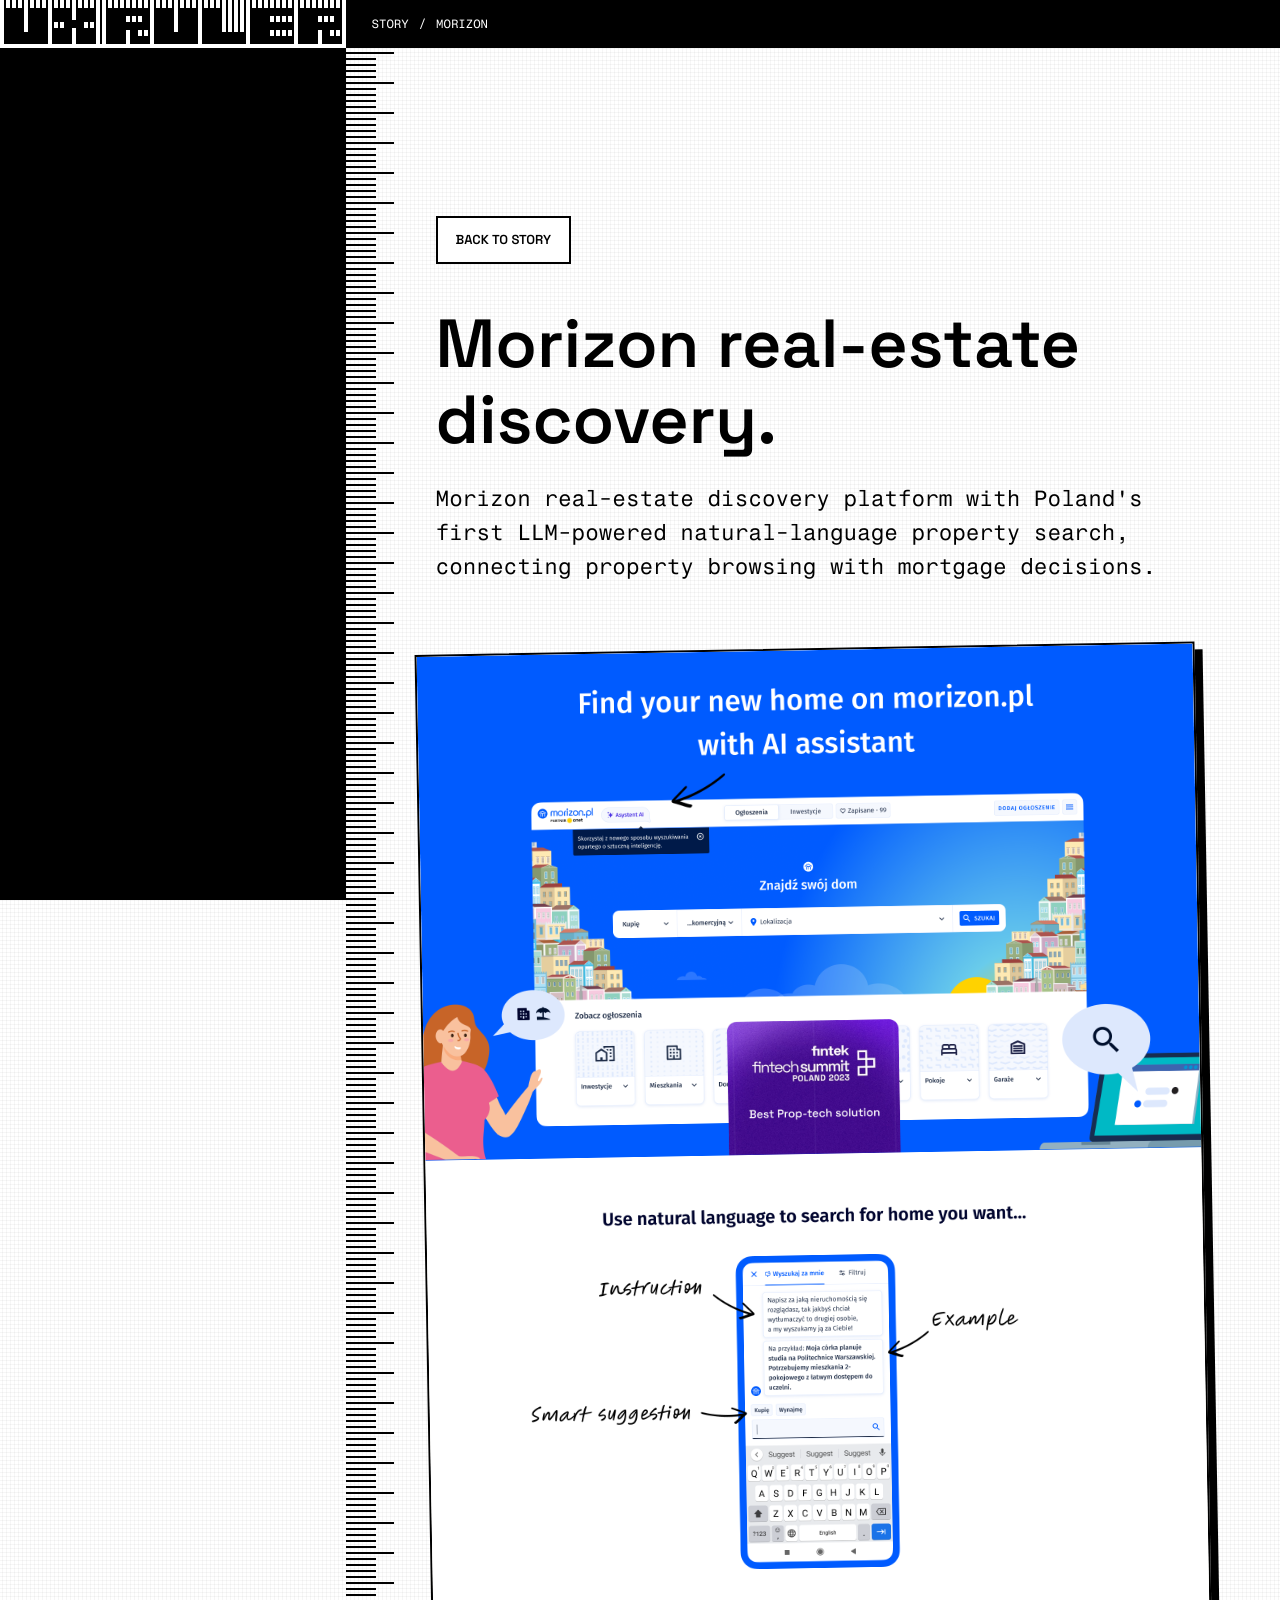
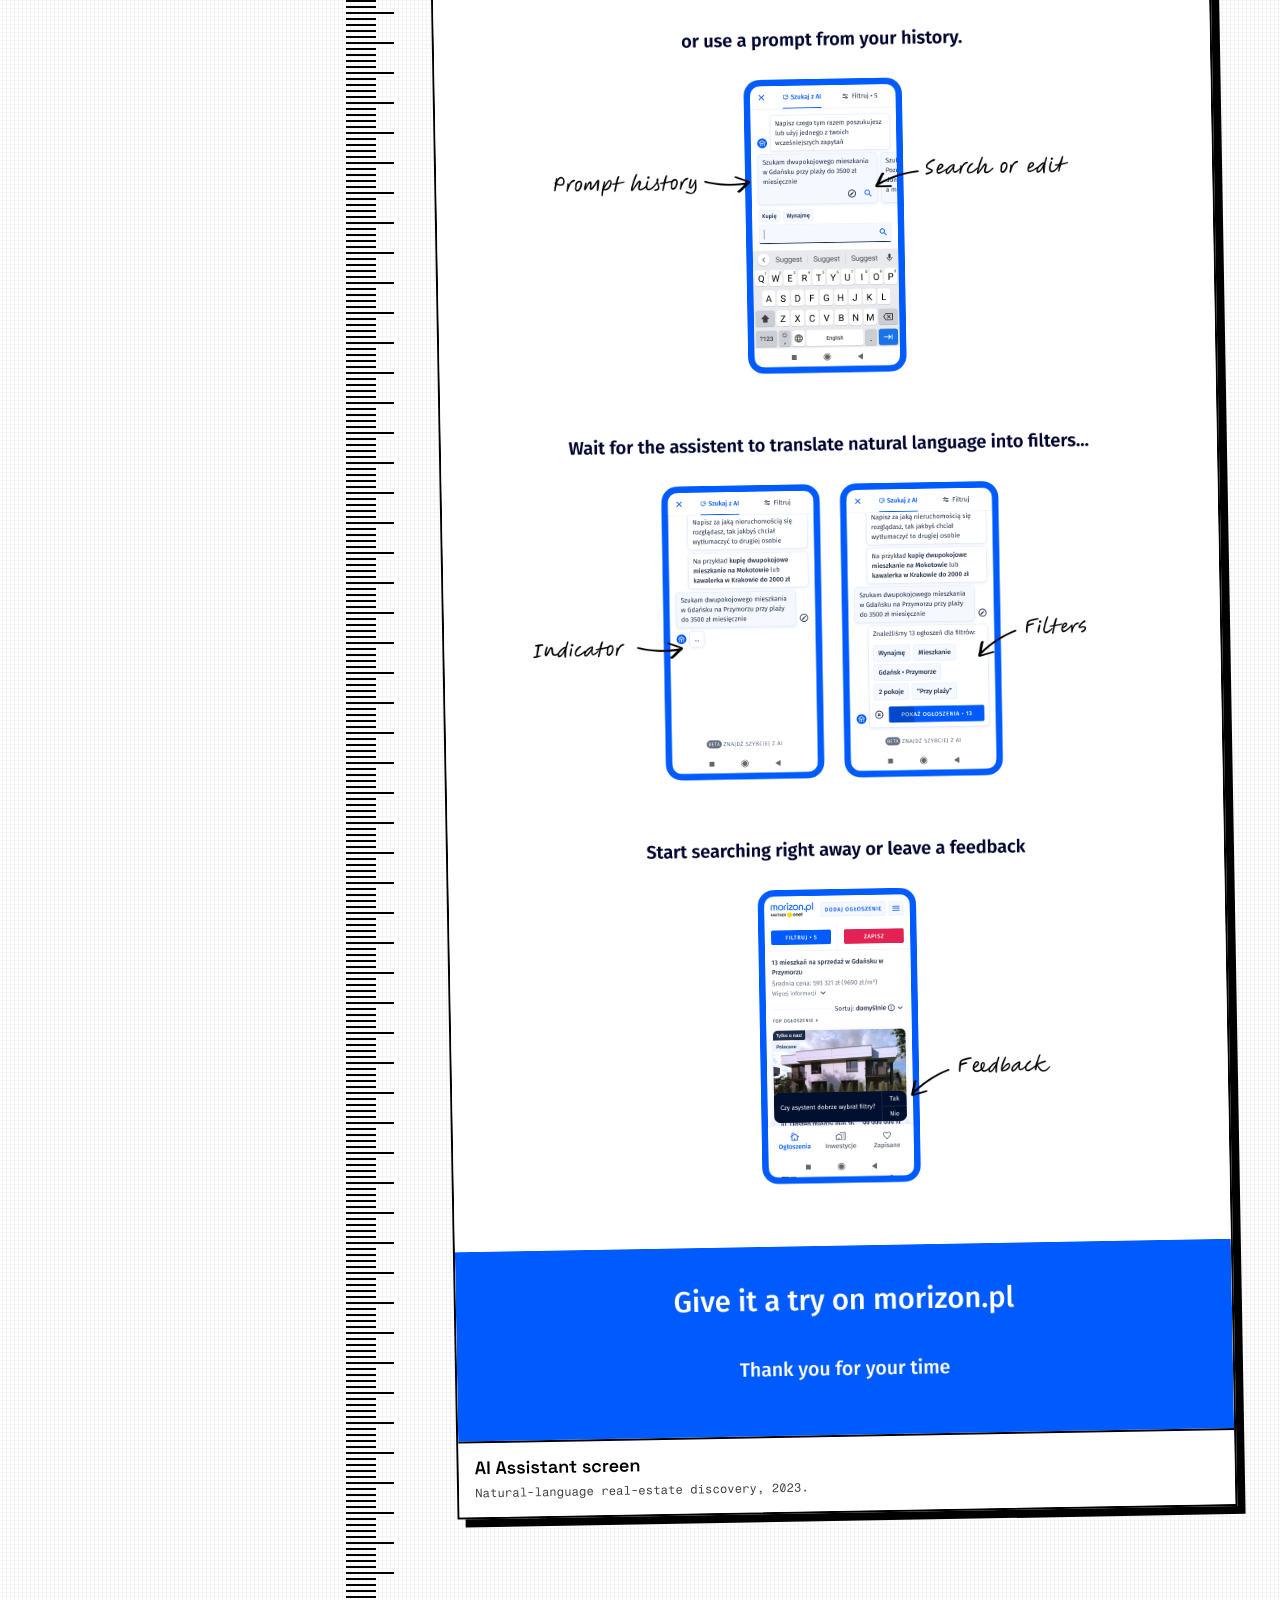
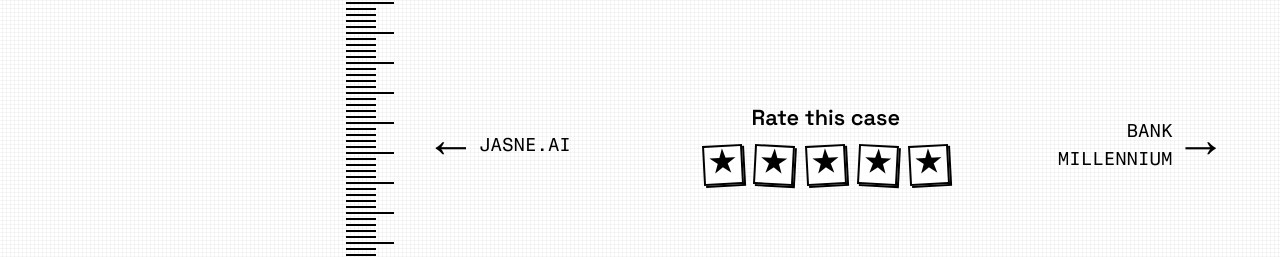
<file: story/morizon/index.html>
<!doctype html>
<html lang="en">
<head>
  <meta charset="utf-8">
  <meta name="viewport" content="width=device-width, initial-scale=1">
  <meta name="robots" content="noindex, nofollow, noarchive, noimageindex">
  <title>Morizon case study draft | UX RULER story</title>
  <meta name="description" content="Morizon real-estate discovery platform with Poland's first LLM-powered natural-language property search, connecting property browsing with mortgage decisions.">
  <meta name="theme-color" content="#000000">
  <base href="/story/morizon/">
  <link rel="canonical" href="https://www.uxruler.com/story/morizon/">
  <link rel="icon" type="image/png" sizes="32x32" href="../../assets/favicon/favicon-32x32.png">
  <link rel="shortcut icon" href="../../assets/favicon/favicon.ico">
  <link rel="stylesheet" href="../story.css?v=20260522-scroll-ruler">
  <script src="../posthog.js" defer></script>
  <script src="../story.js?v=20260522-scroll-ruler" defer></script>
</head>
<body data-story-page-type="case_study" data-case-id="morizon">
  <a class="skip-link" href="#main">Skip to content</a>
  <header class="topbar" aria-label="Story navigation">
    <a class="brand" href="../../index.html#about" aria-label="UX RULER">
      <img src="../../assets/logo.svg" alt="">
    </a>
    <div class="topline">
      <nav class="topline-current breadcrumbs" aria-label="Breadcrumb">
        <a href="../">Story</a>
        <span aria-hidden="true">/</span>
        <span aria-current="page">Morizon</span>
      </nav>
      <div class="story-mobile-ruler" aria-hidden="true"></div>
    </div>
  </header>

  <main class="page" id="main" tabindex="-1">
    <section class="hero case-hero" aria-labelledby="case-title">
      <div class="shell hero-grid">
        <div>
          <a class="button back-link" href="../#timeline" data-track="story_back_clicked" data-track-location="case_hero" data-track-target="story_case_notes">Back to story</a>
          <h1 id="case-title">Morizon real-estate discovery.</h1>
          <p class="lead">Morizon real-estate discovery platform with Poland's first LLM-powered natural-language property search, connecting property browsing with mortgage decisions.</p>
        </div>

        <figure class="case-screen-card morizon-screen-card" aria-label="Morizon AI Assistant screen" data-screen-magnifier-card>
          <div class="case-screen-frame">
            <img
              src="../../assets/morizon/morizon-ai-assistant-screen.png"
              width="1920"
              height="5898"
              alt="Morizon.pl AI Assistant mobile real-estate search screen with natural language search and property results."
              data-screen-magnifier-image
            >
            <span class="case-screen-magnifier" data-screen-magnifier aria-hidden="true"></span>
          </div>
          <figcaption>
            <strong>AI Assistant screen</strong>
            <span>Natural-language real-estate discovery, 2023.</span>
          </figcaption>
        </figure>
      </div>
    </section>
  </main>

  <footer class="footer case-footer">
    <div class="shell">
      <a class="case-footer-link case-footer-prev" href="../jasne-ai/" aria-label="Previous case: Jasne.ai" data-track="story_case_opened" data-track-location="case_footer_previous" data-track-target="previous_case" data-case-target="jasne-ai">Jasne.ai</a>
      <form class="portfolio-survey case-footer-rating" data-portfolio-survey-form data-posthog-survey-id="8f7f3e0d-1f6a-4a8d-8f7f-2b02d9a4a9d3" data-survey-surface="case_footer" data-survey-trigger="story_case_footer" data-survey-stage="case_footer_rating" aria-labelledby="case-rating-title-morizon">
        <div class="portfolio-survey-copy">
          <h3 id="case-rating-title-morizon">Rate this case</h3>
        </div>
        <div class="portfolio-survey-interaction">
          <fieldset class="portfolio-rating-field">
            <legend class="visually-hidden">Rate this case</legend>
            <div class="portfolio-stars" data-portfolio-rating-stars>
              <label class="portfolio-star">
                <input type="radio" name="portfolio-rating" value="1">
                <span aria-hidden="true">★</span>
                <span class="visually-hidden">1 star</span>
              </label>
              <label class="portfolio-star">
                <input type="radio" name="portfolio-rating" value="2">
                <span aria-hidden="true">★</span>
                <span class="visually-hidden">2 stars</span>
              </label>
              <label class="portfolio-star">
                <input type="radio" name="portfolio-rating" value="3">
                <span aria-hidden="true">★</span>
                <span class="visually-hidden">3 stars</span>
              </label>
              <label class="portfolio-star">
                <input type="radio" name="portfolio-rating" value="4">
                <span aria-hidden="true">★</span>
                <span class="visually-hidden">4 stars</span>
              </label>
              <label class="portfolio-star">
                <input type="radio" name="portfolio-rating" value="5">
                <span aria-hidden="true">★</span>
                <span class="visually-hidden">5 stars</span>
              </label>
            </div>
          </fieldset>
          <div class="portfolio-survey-followup" data-portfolio-survey-followup hidden>
            <label for="case-feedback-morizon">Want to add a note?</label>
            <textarea id="case-feedback-morizon" name="portfolio-feedback" rows="3" maxlength="700" data-portfolio-feedback placeholder="What proof, detail, or ordering would make this case clearer?"></textarea>
            <div class="portfolio-survey-actions">
              <button class="button" type="submit">Send</button>
              <p class="portfolio-survey-status" data-portfolio-survey-status aria-live="polite"></p>
            </div>
          </div>
          <div class="portfolio-survey-success" data-portfolio-survey-success hidden tabindex="-1">
            <strong>Thanks.</strong>
            <span>Your rating helps decide which case evidence to improve next.</span>
          </div>
        </div>
      </form>
      <a class="case-footer-link case-footer-next" href="../millennium/" aria-label="Next case: Bank Millennium" data-track="story_case_opened" data-track-location="case_footer_next" data-track-target="next_case" data-case-target="millennium">Bank Millennium</a>
    </div>
  </footer>
</body>
</html>
</file>
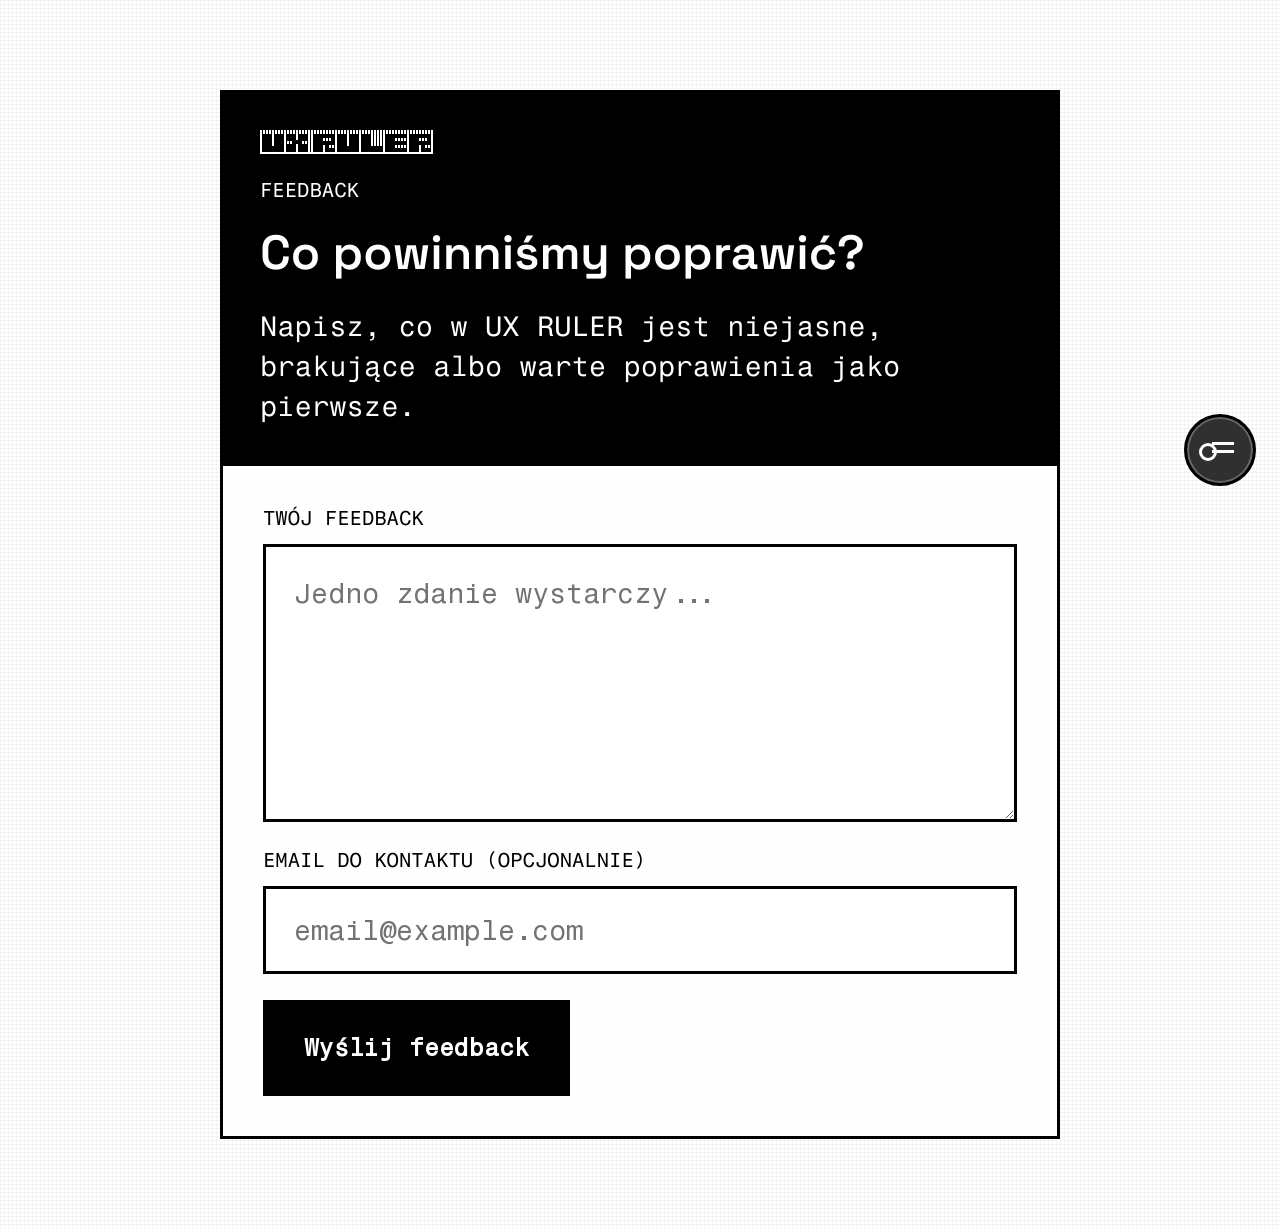
<file: feedback.html>
<!doctype html>
<html lang="pl">
<head>
  <meta charset="utf-8">
  <meta name="viewport" content="width=device-width, initial-scale=1">
  <title>Feedback UX RULER</title>
  <meta name="description" content="Napisz, co w UX RULER jest niejasne, brakujące albo warte poprawienia jako pierwsze.">
  <meta name="theme-color" content="#000000">
  <meta name="msapplication-TileColor" content="#ffffff">
  <meta name="msapplication-TileImage" content="assets/favicon/ms-icon-144x144.png">
  <meta name="msapplication-config" content="assets/favicon/browserconfig.xml">
  <link rel="canonical" href="https://uxruler.com/feedback.html">
  <link rel="apple-touch-icon" sizes="57x57" href="assets/favicon/apple-icon-57x57.png">
  <link rel="apple-touch-icon" sizes="60x60" href="assets/favicon/apple-icon-60x60.png">
  <link rel="apple-touch-icon" sizes="72x72" href="assets/favicon/apple-icon-72x72.png">
  <link rel="apple-touch-icon" sizes="76x76" href="assets/favicon/apple-icon-76x76.png">
  <link rel="apple-touch-icon" sizes="114x114" href="assets/favicon/apple-icon-114x114.png">
  <link rel="apple-touch-icon" sizes="120x120" href="assets/favicon/apple-icon-120x120.png">
  <link rel="apple-touch-icon" sizes="144x144" href="assets/favicon/apple-icon-144x144.png">
  <link rel="apple-touch-icon" sizes="152x152" href="assets/favicon/apple-icon-152x152.png">
  <link rel="apple-touch-icon" sizes="180x180" href="assets/favicon/apple-icon-180x180.png">
  <link rel="icon" type="image/png" sizes="192x192" href="assets/favicon/android-icon-192x192.png">
  <link rel="icon" type="image/png" sizes="96x96" href="assets/favicon/favicon-96x96.png">
  <link rel="icon" type="image/png" sizes="32x32" href="assets/favicon/favicon-32x32.png">
  <link rel="icon" type="image/png" sizes="16x16" href="assets/favicon/favicon-16x16.png">
  <link rel="shortcut icon" href="assets/favicon/favicon.ico">
  <link rel="manifest" href="assets/favicon/manifest.json">
  <meta property="og:title" content="Feedback UX RULER">
  <meta property="og:description" content="Napisz, co w UX RULER jest niejasne, brakujące albo warte poprawienia jako pierwsze.">
  <meta property="og:type" content="website">
  <meta property="og:url" content="https://uxruler.com/feedback.html">
  <meta name="twitter:card" content="summary">
  <link rel="preload" as="font" type="font/woff2" href="assets/fonts/fragment-mono-latin.woff2" crossorigin>
  <link rel="preload" as="font" type="font/woff2" href="assets/fonts/fragment-mono-latin-ext.woff2" crossorigin>
  <link rel="preload" as="font" type="font/woff2" href="assets/fonts/space-grotesk-latin.woff2" crossorigin>
  <link rel="preload" as="font" type="font/woff2" href="assets/fonts/space-grotesk-latin-ext.woff2" crossorigin>
  <style>
    @font-face {
      font-family: "Fragment Mono";
      font-style: normal;
      font-weight: 400;
      font-display: block;
      src: url("assets/fonts/fragment-mono-latin.woff2") format("woff2");
      unicode-range: U+0000-00FF, U+0131, U+0152-0153, U+02BB-02BC, U+02C6, U+02DA, U+02DC, U+0304, U+0308, U+0329, U+2000-206F, U+20AC, U+2122, U+2191, U+2193, U+2212, U+2215, U+FEFF, U+FFFD;
    }

    @font-face {
      font-family: "Fragment Mono";
      font-style: normal;
      font-weight: 400;
      font-display: block;
      src: url("assets/fonts/fragment-mono-latin-ext.woff2") format("woff2");
      unicode-range: U+0100-02BA, U+02BD-02C5, U+02C7-02CC, U+02CE-02D7, U+02DD-02FF, U+0304, U+0308, U+0329, U+1D00-1DBF, U+1E00-1E9F, U+1EF2-1EFF, U+2020, U+20A0-20AB, U+20AD-20C0, U+2113, U+2C60-2C7F, U+A720-A7FF;
    }

    @font-face {
      font-family: "Space Grotesk";
      font-style: normal;
      font-weight: 400 600;
      font-display: block;
      src: url("assets/fonts/space-grotesk-latin.woff2") format("woff2");
      unicode-range: U+0000-00FF, U+0131, U+0152-0153, U+02BB-02BC, U+02C6, U+02DA, U+02DC, U+0304, U+0308, U+0329, U+2000-206F, U+20AC, U+2122, U+2191, U+2193, U+2212, U+2215, U+FEFF, U+FFFD;
    }

    @font-face {
      font-family: "Space Grotesk";
      font-style: normal;
      font-weight: 400 600;
      font-display: block;
      src: url("assets/fonts/space-grotesk-latin-ext.woff2") format("woff2");
      unicode-range: U+0100-02BA, U+02BD-02C5, U+02C7-02CC, U+02CE-02D7, U+02DD-02FF, U+0304, U+0308, U+0329, U+1D00-1DBF, U+1E00-1E9F, U+1EF2-1EFF, U+2020, U+20A0-20AB, U+20AD-20C0, U+2113, U+2C60-2C7F, U+A720-A7FF;
    }

    :root {
      --black: #000;
      --white: #fff;
      --ink-soft: #737373;
      --grid-line: rgba(0, 0, 0, 0.04);
      --grid-size: 4px;
      --heading-font: "Space Grotesk", "Fragment Mono", ui-monospace, monospace;
      --mono-font: "Fragment Mono", ui-monospace, SFMono-Regular, Menlo, Monaco, Consolas, "Liberation Mono", monospace;
      --small-line: 16px;
      --meta-line: 20px;
      --text-line: 24px;
    }

    * {
      box-sizing: border-box;
    }

    html {
      min-height: 100%;
    }

    body {
      min-height: 100svh;
      margin: 0;
      overflow-x: hidden;
      background: var(--white);
      background-image:
        linear-gradient(var(--grid-line) 1px, transparent 1px),
        linear-gradient(90deg, var(--grid-line) 1px, transparent 1px);
      background-size: var(--grid-size) var(--grid-size);
      color: var(--black);
      font-family: var(--mono-font);
      line-height: var(--text-line);
      text-rendering: geometricPrecision;
    }

    a {
      color: inherit;
    }

    .skip-link {
      position: fixed;
      z-index: 10000;
      top: 8px;
      left: 8px;
      transform: translateY(calc(-100% - 16px));
      border: 3px solid var(--black);
      padding: 10px 14px;
      background: var(--white);
      color: var(--black);
      font-size: 14px;
      line-height: var(--meta-line);
      text-decoration: none;
      transition: transform 120ms ease;
    }

    .skip-link:focus,
    .skip-link:focus-visible {
      transform: translateY(0);
      outline: 3px solid var(--white);
      outline-offset: 3px;
    }

    button,
    input,
    textarea {
      font: inherit;
    }

    .page {
      display: grid;
      grid-template-columns: minmax(0, 1fr);
      min-height: 100svh;
      place-items: center;
      padding: clamp(48px, 7vw, 96px) 24px;
    }

    .feedback-card {
      width: 100%;
      max-width: 840px;
      min-width: 0;
    }

    .feedback-head {
      display: grid;
      gap: 24px;
      min-width: 0;
      padding: clamp(28px, 4.2vw, 40px);
      background: var(--black);
      color: var(--white);
    }

    .feedback-brand {
      display: block;
      width: min(173px, 100%);
      height: 24px;
      overflow: hidden;
      text-decoration: none;
    }

    .feedback-brand img {
      display: block;
      width: 100%;
      height: 24px;
      object-fit: fill;
    }

    .feedback-brand:focus-visible {
      outline: 3px solid var(--white);
      outline-offset: 5px;
    }

    .kicker {
      margin: 0;
      font-size: 20px;
      line-height: var(--text-line);
      text-transform: uppercase;
    }

    h1 {
      max-width: 17em;
      margin: 0;
      overflow-wrap: anywhere;
      font-family: var(--heading-font);
      font-size: clamp(38px, 4vw, 48px);
      font-weight: 600;
      line-height: clamp(48px, 4.8vw, 56px);
      letter-spacing: 0;
    }

    .intro {
      max-width: 28em;
      margin: 0;
      overflow-wrap: anywhere;
      font-size: clamp(20px, 2.4vw, 28px);
      line-height: clamp(32px, 3.4vw, 40px);
    }

    .feedback-form,
    .feedback-success {
      min-width: 0;
      border: 3px solid var(--black);
      border-top: 0;
      background: rgba(255, 255, 255, 0.94);
      color: var(--black);
    }

    .feedback-fields {
      display: grid;
      gap: 26px;
      padding: clamp(28px, 4.2vw, 40px);
    }

    .feedback-fields[hidden],
    .feedback-success[hidden] {
      display: none;
    }

    .field {
      display: grid;
      gap: 14px;
      min-width: 0;
    }

    .field span {
      font-size: 20px;
      line-height: var(--text-line);
      text-transform: uppercase;
    }

    textarea,
    input {
      width: 100%;
      max-width: 100%;
      min-width: 0;
      border: 3px solid var(--black);
      border-radius: 0;
      background: var(--white);
      color: var(--black);
      outline: none;
    }

    textarea {
      min-height: 272px;
      padding: 28px;
      resize: vertical;
      font-size: clamp(20px, 2.2vw, 28px);
      line-height: 36px;
    }

    input {
      min-height: 88px;
      padding: 0 28px;
      font-size: clamp(20px, 2.2vw, 28px);
      line-height: 36px;
    }

    textarea::placeholder,
    input::placeholder {
      color: var(--ink-soft);
      opacity: 1;
    }

    textarea:focus-visible,
    input:focus-visible,
    .button:focus-visible,
    .copy-link:focus-visible {
      outline: 3px solid var(--black);
      outline-offset: 5px;
    }

    textarea[aria-invalid="true"] {
      box-shadow: inset 0 0 0 3px var(--black);
    }

    .actions {
      display: flex;
      flex-wrap: wrap;
      gap: 14px;
      align-items: center;
    }

    .button {
      display: inline-flex;
      align-items: center;
      justify-content: center;
      min-height: 96px;
      border: 3px solid var(--black);
      border-radius: 0;
      padding: 0 38px;
      background: var(--black);
      color: var(--white);
      cursor: pointer;
      font-size: 24px;
      font-weight: 600;
      line-height: var(--text-line);
      text-decoration: none;
    }

    .button.secondary {
      min-height: 56px;
      padding: 0 18px;
      background: var(--white);
      color: var(--black);
      font-size: 14px;
      font-weight: 400;
      line-height: var(--meta-line);
    }

    .status {
      flex: 1 1 16rem;
      min-width: 0;
      margin: 0;
      overflow-wrap: anywhere;
      font-size: 12px;
      line-height: var(--small-line);
      text-transform: uppercase;
    }

    .feedback-success {
      display: grid;
      gap: 22px;
      min-height: 420px;
      align-content: center;
      padding: clamp(28px, 4.2vw, 40px);
    }

    .success-mark {
      position: relative;
      display: grid;
      width: 72px;
      height: 72px;
      place-items: center;
      border: 3px solid var(--black);
      border-radius: 50%;
      background: var(--white);
    }

    .success-mark::before {
      content: "";
      width: 30px;
      height: 17px;
      border-bottom: 5px solid var(--black);
      border-left: 5px solid var(--black);
      transform: rotate(-45deg) translate(2px, -1px);
      transform-origin: center;
    }

    .feedback-success h2 {
      margin: 0;
      font-family: var(--heading-font);
      font-size: clamp(32px, 4vw, 44px);
      line-height: clamp(40px, 4.4vw, 52px);
    }

    .feedback-success p {
      max-width: 34rem;
      margin: 0;
      font-size: 18px;
      line-height: 28px;
    }

    .copy-link {
      position: fixed;
      right: 24px;
      top: 50%;
      z-index: 4;
      display: grid;
      width: 72px;
      height: 72px;
      place-items: center;
      border: 3px solid var(--black);
      border-radius: 50%;
      background: #303030;
      color: var(--white);
      cursor: pointer;
      box-shadow: inset 0 0 0 2px #666;
      transform: translateY(-50%);
    }

    .copy-link-icon {
      position: relative;
      display: block;
      width: 28px;
      height: 28px;
    }

    .copy-link-icon::before,
    .copy-link-icon::after {
      content: "";
      position: absolute;
      right: 0;
      width: 22px;
      height: 3px;
      background: currentColor;
    }

    .copy-link-icon::before {
      top: 6px;
      box-shadow: 0 8px 0 currentColor;
    }

    .copy-link-icon::after {
      bottom: 3px;
      width: 12px;
      height: 12px;
      border: 3px solid currentColor;
      border-radius: 50%;
      background: transparent;
      box-shadow: none;
      transform: translateX(-17px);
    }

    .copy-link-tooltip {
      position: absolute;
      right: calc(100% + 12px);
      top: 50%;
      display: none;
      width: max-content;
      max-width: 220px;
      border: 2px solid var(--black);
      padding: 8px 10px;
      background: var(--white);
      color: var(--black);
      font-size: 12px;
      line-height: var(--small-line);
      text-transform: uppercase;
      transform: translateY(-50%);
    }

    .copy-link:hover .copy-link-tooltip,
    .copy-link:focus-visible .copy-link-tooltip {
      display: block;
    }

    .visually-hidden {
      position: absolute;
      width: 1px;
      height: 1px;
      padding: 0;
      margin: -1px;
      overflow: hidden;
      clip: rect(0, 0, 0, 0);
      white-space: nowrap;
      border: 0;
    }

    @media (max-width: 760px) {
      .page {
        display: block;
        align-items: start;
        width: 100%;
        max-width: 100vw;
        overflow: hidden;
        padding: 28px 14px 96px;
      }

      .feedback-card {
        width: 100%;
        max-width: 100%;
      }

      .feedback-head,
      .feedback-fields,
      .feedback-success {
        padding: 22px;
      }

      .kicker,
      .field span {
        font-size: 16px;
        line-height: var(--meta-line);
      }

      h1 {
        font-size: clamp(30px, 9vw, 38px);
        line-height: 42px;
      }

      .intro {
        font-size: 18px;
        line-height: 28px;
      }

      textarea {
        min-height: 220px;
      }

      textarea,
      input {
        padding: 18px;
        font-size: 18px;
        line-height: 28px;
      }

      input {
        min-height: 68px;
      }

      .button {
        width: 100%;
        min-height: 72px;
        padding: 0 20px;
        font-size: 18px;
      }

      .button.secondary {
        width: auto;
        min-height: 48px;
        font-size: 12px;
      }

      .copy-link {
        top: 16px;
        right: 16px;
        bottom: auto;
        width: 52px;
        height: 52px;
        transform: none;
      }

      .copy-link-tooltip {
        top: calc(100% + 10px);
        right: 0;
        bottom: auto;
        transform: none;
      }
    }
  </style>
  <script>
    if (/(^|\.)uxruler\.com$/.test(window.location.hostname)) {
      !function(t,e){var o,n,p,r;e.__SV||(window.posthog=e,e._i=[],e.init=function(i,s,a){function g(t,e){var o=e.split(".");2==o.length&&(t=t[o[0]],e=o[1]),t[e]=function(){t.push([e].concat(Array.prototype.slice.call(arguments,0)))}}(p=t.createElement("script")).type="text/javascript",p.crossOrigin="anonymous",p.async=!0,p.src=s.api_host.replace(".i.posthog.com","-assets.i.posthog.com")+"/static/array.js",(r=t.getElementsByTagName("script")[0]).parentNode.insertBefore(p,r);var u=e;for(void 0!==a?u=e[a]=[]:a="posthog",u.people=u.people||[],u.toString=function(t){var e="posthog";return"posthog"!==a&&(e+="."+a),t||(e+=" (stub)"),e},u.people.toString=function(){return u.toString(1)+".people (stub)"},o="init capture register register_once register_for_session unregister_for_session getFeatureFlag getFeatureFlagPayload isFeatureEnabled reloadFeatureFlags updateEarlyAccessFeatureEnrollment getEarlyAccessFeatures on onFeatureFlags onSessionId getSurveys getActiveMatchingSurveys renderSurvey canRenderSurvey getNextSurveyStep identify setPersonProperties group resetGroups setPersonPropertiesForFlags resetPersonPropertiesForFlags reset get_distinct_id getGroups get_session_id get_session_replay_url alias set_config startSessionRecording stopSessionRecording sessionRecordingStarted captureException loadToolbar get_property getSessionProperty createPersonProfile opt_in_capturing opt_out_capturing has_opted_in_capturing has_opted_out_capturing clear_opt_in_out_capturing debug".split(" "),n=0;n<o.length;n++)g(u,o[n]);e._i.push([i,s,a])},e.__SV=1)}(document,window.posthog||[]);
      posthog.init('phc_wjAEaf2HYu9seYjiNruZYWiKmqTqHaDJjQsdApcJ9wnz', {
        api_host: 'https://eu.i.posthog.com',
        defaults: '2026-01-30',
        autocapture: false,
        rageclick: false,
        capture_pageview: true,
        capture_pageleave: 'if_capture_pageview',
        disable_session_recording: true,
        disable_surveys: true,
        disable_external_dependency_loading: true,
        advanced_disable_flags: true,
        advanced_disable_toolbar_metrics: true,
        capture_performance: false,
        capture_heatmaps: false,
        capture_dead_clicks: false,
        capture_exceptions: false
      });
    }
  </script>
</head>
<body>
  <a class="skip-link" href="#main">Przejdź do treści</a>
  <main class="page" id="main" tabindex="-1">
    <section class="feedback-card" aria-labelledby="feedbackTitle">
      <div class="feedback-head">
        <a class="feedback-brand" href="index.html#about" aria-label="UX RULER">
          <img src="assets/logo.svg" alt="">
        </a>
        <p class="kicker">Feedback</p>
        <h1 id="feedbackTitle">Co powinniśmy poprawić?</h1>
        <p class="intro">Napisz, co w UX RULER jest niejasne, brakujące albo warte poprawienia jako pierwsze.</p>
      </div>

      <form class="feedback-form" data-feedback-form novalidate>
        <div class="feedback-fields">
          <label class="field">
            <span>Twój feedback</span>
            <textarea data-feedback-message placeholder="Jedno zdanie wystarczy..." rows="6" required></textarea>
          </label>
          <label class="field">
            <span>Email do kontaktu (opcjonalnie)</span>
            <input type="email" data-feedback-email placeholder="email@example.com">
          </label>
          <div class="actions">
            <button class="button" type="submit">Wyślij feedback</button>
            <p class="status" data-feedback-status aria-live="polite"></p>
          </div>
        </div>
      </form>

      <div class="feedback-success" data-feedback-success hidden>
        <span class="success-mark" aria-hidden="true"></span>
        <h2>Feedback wysłany</h2>
        <p>Dzięki. To pomoże zdecydować, co w UX RULER poprawić albo przetestować jako następne.</p>
        <div class="actions">
          <button class="button secondary" type="button" data-feedback-new>Wyślij kolejny feedback</button>
          <a class="button secondary" href="index.html">Wróć na stronę główną</a>
        </div>
      </div>
    </section>
  </main>

  <button class="copy-link" type="button" data-copy-link>
    <span class="copy-link-icon" aria-hidden="true"></span>
    <span class="copy-link-tooltip" data-copy-link-tooltip>Kopiuj link</span>
    <span class="visually-hidden">Kopiuj link do ankiety</span>
  </button>

  <script>
    const feedbackSurface = "dedicated_page";
    const requiredMessage = "Dodaj krótki feedback przed wysłaniem.";
    const sentMessage = "Dzięki. Feedback wysłany.";
    const copyIdle = "Kopiuj link";
    const copyDone = "Link skopiowany";
    const copyFallback = "Zaznacz adres w pasku";
    const feedbackSurvey = {
      id: "019dfcac-4e80-0000-546a-8647548e2977",
      questions: [
        {
          id: "8bc0dd5a-bedd-450c-adc7-0711c5ec2859",
          type: "open",
          question: "Co powinniśmy poprawić?"
        },
        {
          id: "0bf2985e-6400-42b3-92a3-1d9271af83f4",
          type: "open",
          question: "E-mail do kontaktu"
        }
      ]
    };

    function feedbackSource() {
      const params = new URLSearchParams(window.location.search);
      return params.get("source") || params.get("utm_source") || "";
    }

    function trackFeedbackEvent(eventName, properties = {}) {
      const event = {
        event: eventName,
        language: document.documentElement.lang || "pl",
        path: window.location.pathname || "/feedback.html",
        feedback_surface: feedbackSurface,
        source: feedbackSource(),
        ...properties
      };
      const { event: _eventName, ...eventProperties } = event;

      if (!Array.isArray(window.dataLayer)) {
        window.dataLayer = [];
      }
      window.dataLayer.push(event);

      if (!Array.isArray(window.uxrulerFeedbackEvents)) {
        window.uxrulerFeedbackEvents = [];
      }
      window.uxrulerFeedbackEvents.push(event);

      if (typeof CustomEvent === "function") {
        window.dispatchEvent(new CustomEvent("uxruler:feedback-event", { detail: event }));
      }

      if (window.posthog && typeof window.posthog.capture === "function") {
        window.posthog.capture(eventName, eventProperties);
      }
    }

    function feedbackSurveyProperties(feedback, email, properties = {}) {
      const cleanFeedback = feedback.trim();
      const cleanEmail = email.trim();
      const [feedbackQuestion, emailQuestion] = feedbackSurvey.questions;

      return {
        ...properties,
        $survey_id: feedbackSurvey.id,
        $survey_questions: feedbackSurvey.questions.map((question) => ({
          id: question.id,
          question: question.question,
          type: question.type
        })),
        $survey_response: cleanFeedback,
        $survey_response_1: cleanEmail,
        [`$survey_response_${feedbackQuestion.id}`]: cleanFeedback,
        [`$survey_response_${emailQuestion.id}`]: cleanEmail
      };
    }

    function fallbackCopy(text) {
      const textArea = document.createElement("textarea");
      textArea.value = text;
      textArea.setAttribute("readonly", "");
      textArea.style.position = "fixed";
      textArea.style.top = "-9999px";
      document.body.appendChild(textArea);
      textArea.focus();
      textArea.select();

      let copied = false;
      try {
        copied = document.execCommand("copy");
      } finally {
        textArea.remove();
      }
      return copied;
    }

    async function copyText(text) {
      if (navigator.clipboard && window.isSecureContext && window.location.protocol !== "file:") {
        try {
          await navigator.clipboard.writeText(text);
          return true;
        } catch {
          return fallbackCopy(text);
        }
      }

      return fallbackCopy(text);
    }

    function shareUrl() {
      return window.location.protocol === "file:"
        ? "https://uxruler.com/feedback.html"
        : window.location.href;
    }

    function setStatus(message) {
      const status = document.querySelector("[data-feedback-status]");
      if (status) status.textContent = message;
    }

    function showSuccess() {
      const form = document.querySelector("[data-feedback-form]");
      const success = document.querySelector("[data-feedback-success]");
      if (form) form.hidden = true;
      if (success) success.hidden = false;

      const nextButton = document.querySelector("[data-feedback-new]");
      if (nextButton) nextButton.focus();
    }

    function resetFeedback() {
      const form = document.querySelector("[data-feedback-form]");
      const success = document.querySelector("[data-feedback-success]");
      const message = document.querySelector("[data-feedback-message]");

      if (form) {
        form.hidden = false;
        if (typeof form.reset === "function") form.reset();
      }
      if (success) success.hidden = true;
      if (message) {
        message.removeAttribute("aria-invalid");
        message.focus();
      }
      setStatus("");
    }

    const form = document.querySelector("[data-feedback-form]");
    if (form) {
      form.addEventListener("submit", (event) => {
        event.preventDefault();
        const message = document.querySelector("[data-feedback-message]");
        const email = document.querySelector("[data-feedback-email]");
        const cleanFeedback = message ? message.value.trim() : "";
        const cleanEmail = email ? email.value.trim() : "";

        if (!cleanFeedback) {
          if (message) {
            message.setAttribute("aria-invalid", "true");
            message.focus();
          }
          setStatus(requiredMessage);
          return;
        }

        if (message) message.removeAttribute("aria-invalid");

        const eventProperties = {
          feedback_length: cleanFeedback.length,
          has_contact_email: Boolean(cleanEmail)
        };
        if (cleanFeedback) eventProperties.feedback = cleanFeedback;
        if (cleanEmail) eventProperties.contact_email = cleanEmail;

        trackFeedbackEvent("feedback_page_sent", eventProperties);
        trackFeedbackEvent("survey sent", feedbackSurveyProperties(cleanFeedback, cleanEmail, {
          survey_stage: "feedback",
          survey_trigger: "dedicated_feedback_form"
        }));
        setStatus(sentMessage);
        if (typeof form.reset === "function") form.reset();
        showSuccess();
      });
    }

    const newFeedbackButton = document.querySelector("[data-feedback-new]");
    if (newFeedbackButton) {
      newFeedbackButton.addEventListener("click", resetFeedback);
    }

    const feedbackMessage = document.querySelector("[data-feedback-message]");
    if (feedbackMessage) {
      feedbackMessage.addEventListener("input", () => {
        feedbackMessage.removeAttribute("aria-invalid");
        setStatus("");
      });
    }

    const copyLinkButton = document.querySelector("[data-copy-link]");
    if (copyLinkButton) {
      copyLinkButton.addEventListener("click", async () => {
        const tooltip = document.querySelector("[data-copy-link-tooltip]");
        const copied = await copyText(shareUrl());
        if (tooltip) tooltip.textContent = copied ? copyDone : copyFallback;
        trackFeedbackEvent("feedback_page_link_copied", {
          copied
        });
        window.setTimeout(() => {
          if (tooltip) tooltip.textContent = copyIdle;
        }, 1600);
      });
    }

    trackFeedbackEvent("feedback_page_viewed", {
      referrer: document.referrer || ""
    });
  </script>
</body>
</html>
</file>
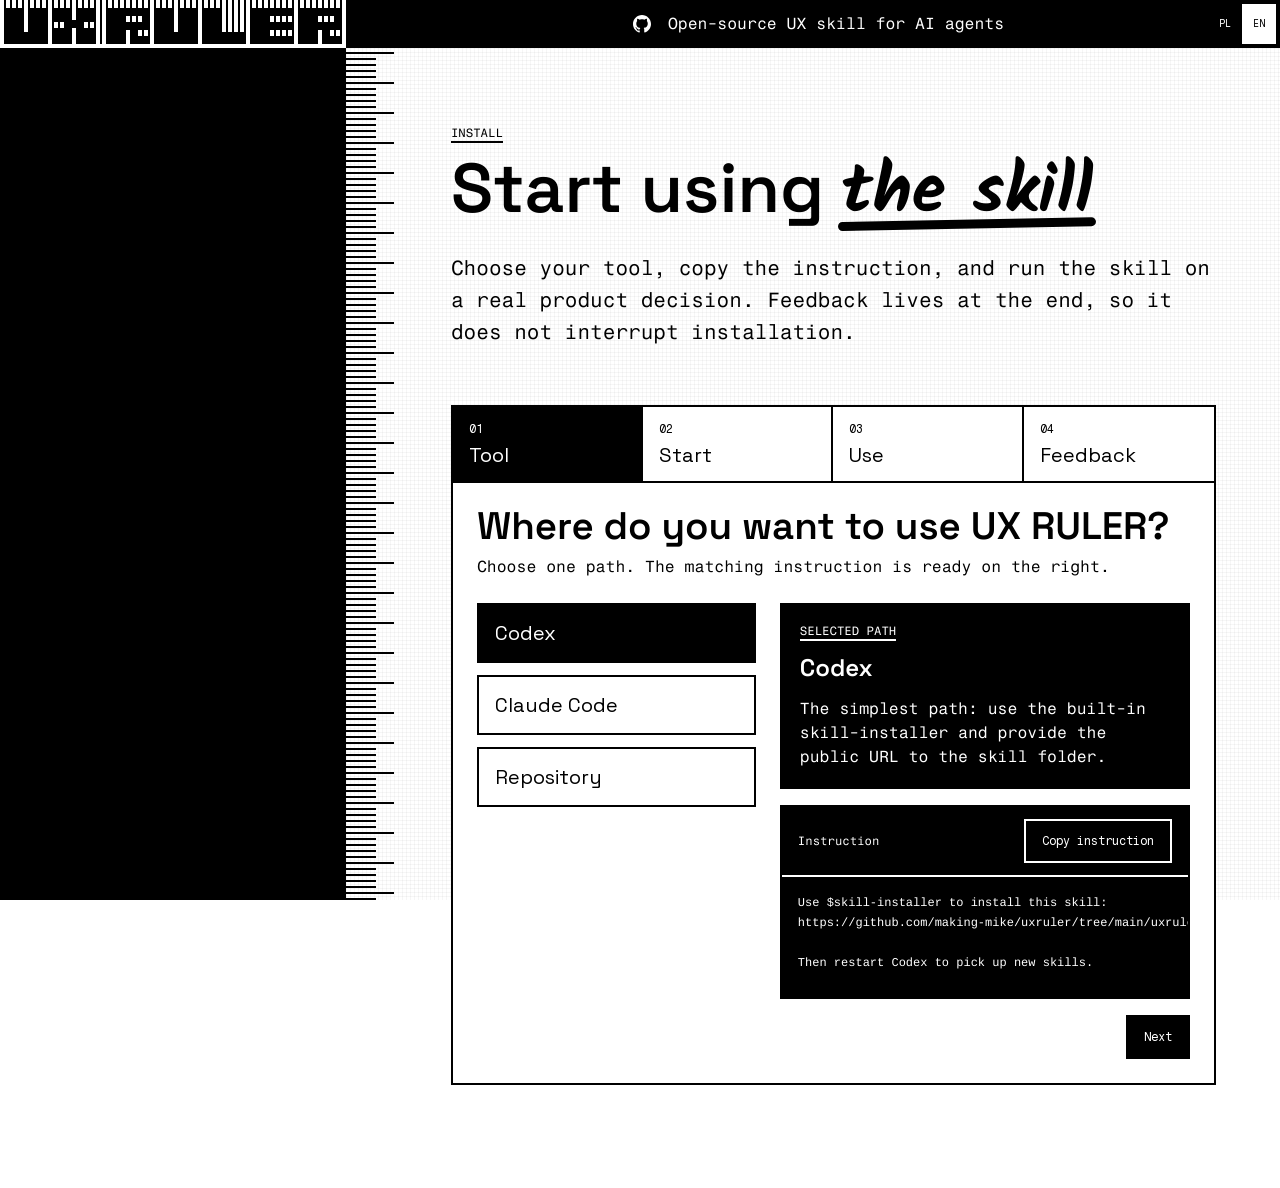
<file: install.html>
<!doctype html>
<html lang="pl">
<head>
  <meta charset="utf-8">
  <meta name="viewport" content="width=device-width, initial-scale=1">
  <title>UX RULER install</title>
  <meta name="description" content="Install UX RULER in Codex, Claude Code, or a project repo.">
  <meta name="theme-color" content="#000000">
  <meta name="msapplication-TileColor" content="#ffffff">
  <meta name="msapplication-TileImage" content="assets/favicon/ms-icon-144x144.png">
  <meta name="msapplication-config" content="assets/favicon/browserconfig.xml">
  <link rel="canonical" href="https://uxruler.com/install.html">
  <link rel="apple-touch-icon" sizes="57x57" href="assets/favicon/apple-icon-57x57.png">
  <link rel="apple-touch-icon" sizes="60x60" href="assets/favicon/apple-icon-60x60.png">
  <link rel="apple-touch-icon" sizes="72x72" href="assets/favicon/apple-icon-72x72.png">
  <link rel="apple-touch-icon" sizes="76x76" href="assets/favicon/apple-icon-76x76.png">
  <link rel="apple-touch-icon" sizes="114x114" href="assets/favicon/apple-icon-114x114.png">
  <link rel="apple-touch-icon" sizes="120x120" href="assets/favicon/apple-icon-120x120.png">
  <link rel="apple-touch-icon" sizes="144x144" href="assets/favicon/apple-icon-144x144.png">
  <link rel="apple-touch-icon" sizes="152x152" href="assets/favicon/apple-icon-152x152.png">
  <link rel="apple-touch-icon" sizes="180x180" href="assets/favicon/apple-icon-180x180.png">
  <link rel="icon" type="image/png" sizes="192x192" href="assets/favicon/android-icon-192x192.png">
  <link rel="icon" type="image/png" sizes="96x96" href="assets/favicon/favicon-96x96.png">
  <link rel="icon" type="image/png" sizes="32x32" href="assets/favicon/favicon-32x32.png">
  <link rel="icon" type="image/png" sizes="16x16" href="assets/favicon/favicon-16x16.png">
  <link rel="shortcut icon" href="assets/favicon/favicon.ico">
  <link rel="manifest" href="assets/favicon/manifest.json">
  <meta property="og:title" content="UX RULER install">
  <meta property="og:description" content="Install UX RULER in Codex, Claude Code, or a project repo.">
  <meta property="og:type" content="website">
  <meta property="og:url" content="https://uxruler.com/install.html">
  <meta name="twitter:card" content="summary">
  <link rel="preload" as="font" type="font/woff2" href="assets/fonts/fragment-mono-latin.woff2" crossorigin>
  <link rel="preload" as="font" type="font/woff2" href="assets/fonts/fragment-mono-latin-ext.woff2" crossorigin>
  <link rel="preload" as="font" type="font/woff2" href="assets/fonts/kalam-700-latin.woff2" crossorigin>
  <link rel="preload" as="font" type="font/woff2" href="assets/fonts/kalam-700-latin-ext.woff2" crossorigin>
  <link rel="preload" as="font" type="font/woff2" href="assets/fonts/space-grotesk-latin.woff2" crossorigin>
  <link rel="preload" as="font" type="font/woff2" href="assets/fonts/space-grotesk-latin-ext.woff2" crossorigin>
  <style>
    @font-face {
      font-family: "Fragment Mono";
      font-style: normal;
      font-weight: 400;
      font-display: block;
      src: url("assets/fonts/fragment-mono-latin.woff2") format("woff2");
      unicode-range: U+0000-00FF, U+0131, U+0152-0153, U+02BB-02BC, U+02C6, U+02DA, U+02DC, U+0304, U+0308, U+0329, U+2000-206F, U+20AC, U+2122, U+2191, U+2193, U+2212, U+2215, U+FEFF, U+FFFD;
    }

    @font-face {
      font-family: "Fragment Mono";
      font-style: normal;
      font-weight: 400;
      font-display: block;
      src: url("assets/fonts/fragment-mono-latin-ext.woff2") format("woff2");
      unicode-range: U+0100-02BA, U+02BD-02C5, U+02C7-02CC, U+02CE-02D7, U+02DD-02FF, U+0304, U+0308, U+0329, U+1D00-1DBF, U+1E00-1E9F, U+1EF2-1EFF, U+2020, U+20A0-20AB, U+20AD-20C0, U+2113, U+2C60-2C7F, U+A720-A7FF;
    }

    @font-face {
      font-family: "Kalam";
      font-style: normal;
      font-weight: 700;
      font-display: block;
      src: url("assets/fonts/kalam-700-latin.woff2") format("woff2");
      unicode-range: U+0000-00FF, U+0131, U+0152-0153, U+02BB-02BC, U+02C6, U+02DA, U+02DC, U+0304, U+0308, U+0329, U+2000-206F, U+20AC, U+2122, U+2191, U+2193, U+2212, U+2215, U+FEFF, U+FFFD;
    }

    @font-face {
      font-family: "Kalam";
      font-style: normal;
      font-weight: 700;
      font-display: block;
      src: url("assets/fonts/kalam-700-latin-ext.woff2") format("woff2");
      unicode-range: U+0100-02BA, U+02BD-02C5, U+02C7-02CC, U+02CE-02D7, U+02DD-02FF, U+0304, U+0308, U+0329, U+1D00-1DBF, U+1E00-1E9F, U+1EF2-1EFF, U+2020, U+20A0-20AB, U+20AD-20C0, U+2113, U+2C60-2C7F, U+A720-A7FF;
    }

    @font-face {
      font-family: "Space Grotesk";
      font-style: normal;
      font-weight: 400 600;
      font-display: block;
      src: url("assets/fonts/space-grotesk-latin.woff2") format("woff2");
      unicode-range: U+0000-00FF, U+0131, U+0152-0153, U+02BB-02BC, U+02C6, U+02DA, U+02DC, U+0304, U+0308, U+0329, U+2000-206F, U+20AC, U+2122, U+2191, U+2193, U+2212, U+2215, U+FEFF, U+FFFD;
    }

    @font-face {
      font-family: "Space Grotesk";
      font-style: normal;
      font-weight: 400 600;
      font-display: block;
      src: url("assets/fonts/space-grotesk-latin-ext.woff2") format("woff2");
      unicode-range: U+0100-02BA, U+02BD-02C5, U+02C7-02CC, U+02CE-02D7, U+02DD-02FF, U+0304, U+0308, U+0329, U+1D00-1DBF, U+1E00-1E9F, U+1EF2-1EFF, U+2020, U+20A0-20AB, U+20AD-20C0, U+2113, U+2C60-2C7F, U+A720-A7FF;
    }

    :root {
      --black: #000;
      --white: #fff;
      --heading-font: "Space Grotesk", "Fragment Mono", ui-monospace, monospace;
      --emphasis-font: "Kalam", "Fragment Mono", ui-monospace, monospace;
      --grid-line: rgba(0, 0, 0, 0.035);
      --grid-size: 4px;
      --small-line: 16px;
      --meta-line: 20px;
      --text-line: 24px;
      --h1-line: clamp(56px, 5.4vw, 80px);
      --h2-line: 40px;
      --content-min-width: 760px;
      --rail-width: clamp(96px, calc(100vw - var(--content-min-width)), 346px);
      --topbar-height: clamp(13px, calc(13.8728vw - 105.434px), 48px);
      --nav-font-size: clamp(10px, calc(4.6243vw - 35.145px), 16px);
      --ruler-width: var(--topbar-height);
      --ruler-start-gap: calc(var(--topbar-height) / 12);
      --ruler-top-trim: calc(var(--ruler-width) / 12);
      --content-gutter-left: clamp(74px, 8.2vw, 132px);
      --content-gutter-right: clamp(18px, 5vw, 72px);
      --topbar-columns: var(--rail-width) minmax(0, 1fr);
    }

    * {
      box-sizing: border-box;
    }

    html {
      scroll-behavior: smooth;
    }

    body {
      position: relative;
      margin: 0;
      background: var(--white);
      color: var(--black);
      font-family: "Fragment Mono", ui-monospace, SFMono-Regular, Menlo, Monaco, Consolas, "Liberation Mono", monospace;
      line-height: var(--text-line);
      text-rendering: geometricPrecision;
    }

    body::before {
      content: "";
      position: fixed;
      z-index: 0;
      top: 0;
      bottom: 0;
      left: 0;
      width: var(--rail-width);
      background: var(--black);
      pointer-events: none;
    }

    body::after {
      content: "";
      position: fixed;
      z-index: 0;
      top: var(--topbar-height);
      right: 0;
      bottom: 0;
      left: var(--rail-width);
      pointer-events: none;
      background-image:
        linear-gradient(var(--grid-line) 1px, transparent 1px),
        linear-gradient(90deg, var(--grid-line) 1px, transparent 1px);
      background-size: var(--grid-size) var(--grid-size);
      background-position: 0 0;
    }

    a {
      color: inherit;
    }

    .skip-link {
      position: fixed;
      z-index: 10000;
      top: 8px;
      left: 8px;
      transform: translateY(calc(-100% - 16px));
      border: 2px solid var(--black);
      padding: 8px 12px;
      background: var(--white);
      color: var(--black);
      font-size: 12px;
      line-height: var(--small-line);
      text-decoration: none;
      transition: transform 120ms ease;
    }

    .skip-link:focus,
    .skip-link:focus-visible {
      transform: translateY(0);
      outline: 2px solid var(--white);
      outline-offset: 3px;
    }

    h1,
    h2,
    h3,
    p {
      margin-top: 0;
    }

    p,
    li {
      line-height: var(--text-line);
    }

    h1,
    h2,
    h3,
    strong {
      font-weight: 400;
    }

    h1,
    h2,
    h3 {
      font-family: var(--heading-font);
      font-weight: 600;
    }

    em {
      position: relative;
      display: inline-block;
      font-family: var(--emphasis-font);
      font-style: normal;
      font-weight: 700;
    }

    em::after {
      content: "";
      position: absolute;
      left: -0.06em;
      right: -0.04em;
      bottom: -0.02em;
      height: 0.13em;
      border-radius: 999px;
      background: currentColor;
      pointer-events: none;
      transform: rotate(-1.1deg);
      transform-origin: left center;
    }

    .topbar {
      position: fixed;
      z-index: 30;
      top: 0;
      left: 0;
      right: 0;
      min-height: var(--topbar-height);
      background: var(--black);
      color: var(--white);
      font-size: var(--nav-font-size);
      line-height: var(--small-line);
      isolation: isolate;
    }

    .topbar .shell {
      display: grid;
      grid-template-columns: var(--topbar-columns);
      width: 100%;
      margin: 0;
      min-height: var(--topbar-height);
    }

    .brand {
      position: relative;
      z-index: 2;
      display: block;
      width: var(--rail-width);
      height: var(--topbar-height);
      background: var(--black) url("assets/logo.svg") left top / 100% 100% no-repeat;
      overflow: hidden;
      text-decoration: none;
    }

    .brand img {
      position: relative;
      z-index: 1;
      display: block;
      width: 100%;
      height: var(--topbar-height);
      object-fit: fill;
    }

    .brand:focus-visible {
      outline: 2px solid var(--white);
      outline-offset: -4px;
    }

    .topline {
      position: relative;
      z-index: 1;
      display: flex;
      align-items: center;
      justify-content: center;
      min-height: var(--topbar-height);
      padding: 0;
      overflow: visible;
      background: var(--black);
      color: var(--white);
      text-align: center;
      white-space: nowrap;
    }

    .topline-info {
      position: absolute;
      inset: 0;
      display: flex;
      align-items: center;
      justify-content: center;
      gap: 6px;
      padding: 0 clamp(64px, calc(27.7456vw - 194.868px), 112px);
      color: inherit;
      text-decoration: none;
    }

    .topline-info:hover,
    .topline-info:focus-visible {
      outline: 2px solid var(--white);
      outline-offset: -4px;
    }

    .topline-github-mark {
      display: grid;
      place-items: center;
      width: calc(var(--topbar-height) - 8px);
      height: calc(var(--topbar-height) - 8px);
      flex: 0 0 auto;
    }

    .topline-github-icon {
      display: block;
      width: clamp(12px, calc(var(--topbar-height) * 0.42), 18px);
      height: clamp(12px, calc(var(--topbar-height) * 0.42), 18px);
      fill: currentColor;
    }

    .topline-text {
      min-width: 0;
      overflow: visible;
      text-overflow: clip;
    }

    .language-switcher {
      position: absolute;
      top: 0;
      right: 0;
      bottom: 0;
      display: inline-flex;
      align-items: stretch;
      padding: 4px 4px 4px 0;
      border: 0;
      background: transparent;
    }

    .lang-button {
      display: inline-grid;
      place-items: center;
      min-width: clamp(28px, calc(3.4682vw - 4.358px), 34px);
      height: auto;
      border: 0;
      border-radius: 0;
      background: var(--black);
      color: var(--white);
      font: inherit;
      font-size: clamp(8px, calc(1.1561vw - 2.786px), 10px);
      line-height: 1;
      cursor: pointer;
    }

    .lang-button + .lang-button {
      box-shadow: inset 2px 0 0 var(--white);
    }

    .lang-button.is-active {
      background: var(--white);
      color: var(--black);
    }

    .page-ruler {
      position: fixed;
      z-index: 1;
      top: calc(var(--topbar-height) + var(--ruler-start-gap));
      bottom: 0;
      left: var(--rail-width);
      width: var(--ruler-width);
      pointer-events: none;
      background-image: url("assets/ruler.svg");
      background-position: left calc(0px - var(--ruler-top-trim));
      background-repeat: repeat-y;
      background-size: var(--ruler-width) auto;
    }

    .page {
      position: relative;
      z-index: 1;
      margin-left: var(--rail-width);
      padding-top: calc(var(--topbar-height) + 72px);
      padding-bottom: clamp(72px, 8vw, 128px);
      background: transparent;
    }

    .shell {
      width: auto;
      margin: 0 var(--content-gutter-right) 0 var(--content-gutter-left);
    }

    .install-hero {
      display: grid;
      gap: 28px;
      max-width: 980px;
      padding-bottom: 56px;
    }

    .eyebrow {
      display: inline-block;
      width: max-content;
      margin-bottom: 12px;
      border-bottom: 2px solid var(--black);
      font-size: 12px;
      line-height: var(--small-line);
      text-transform: uppercase;
    }

    h1 {
      max-width: 12em;
      margin-bottom: 24px;
      font-size: clamp(40px, 5.4vw, 76px);
      line-height: var(--h1-line);
      letter-spacing: 0;
    }

    .lead {
      max-width: 54rem;
      margin-bottom: 0;
      font-size: clamp(18px, 1.6vw, 24px);
      line-height: 32px;
    }

    .feedback-actions {
      display: flex;
      flex-wrap: wrap;
      gap: 12px;
      align-items: center;
      justify-content: flex-end;
    }

    .button,
    .copy {
      display: inline-flex;
      align-items: center;
      justify-content: center;
      min-height: 44px;
      border: 2px solid currentColor;
      border-radius: 0;
      padding: 0 16px;
      color: var(--black);
      background: var(--white);
      font: inherit;
      font-size: 12px;
      line-height: var(--small-line);
      text-decoration: none;
      cursor: pointer;
    }

    .button.primary,
    .copy {
      background: var(--black);
      color: var(--white);
      border-color: var(--black);
    }

    .button.secondary {
      background: var(--white);
      color: var(--black);
      border-color: var(--black);
    }

    .button:hover,
    .button:focus-visible,
    .copy:hover,
    .copy:focus-visible,
    .lang-button:focus-visible {
      outline: 2px solid var(--black);
      outline-offset: 4px;
    }

    .lang-button:focus-visible {
      outline-color: var(--white);
    }

    .install-flow {
      border: 2px solid var(--black);
      background: var(--white);
      scroll-margin-top: calc(var(--topbar-height) + 24px);
    }

    .flow-progress {
      display: grid;
      grid-template-columns: repeat(4, minmax(0, 1fr));
      border-bottom: 2px solid var(--black);
      background: var(--white);
    }

    .flow-step {
      display: grid;
      gap: 6px;
      min-height: 72px;
      border: 0;
      border-right: 2px solid var(--black);
      border-radius: 0;
      padding: 14px 16px;
      background: var(--white);
      color: var(--black);
      font: inherit;
      font-size: 12px;
      line-height: var(--small-line);
      text-align: left;
      cursor: pointer;
    }

    .flow-step:last-child {
      border-right: 0;
    }

    .flow-step strong {
      font-family: var(--heading-font);
      font-size: 20px;
      line-height: var(--text-line);
    }

    .flow-step.is-active {
      background: var(--black);
      color: var(--white);
    }

    .flow-step:hover,
    .flow-step:focus-visible,
    .target-option:hover,
    .target-option:focus-visible,
    .prompt-option:hover,
    .prompt-option:focus-visible {
      outline: 2px solid var(--black);
      outline-offset: -6px;
    }

    .flow-step.is-active:focus-visible {
      outline-color: var(--white);
    }

    .flow-panel {
      display: grid;
      gap: 24px;
      padding: 24px;
    }

    .flow-panel[hidden] {
      display: none;
    }

    .flow-panel-head {
      display: grid;
      gap: 8px;
      max-width: 52rem;
    }

    .flow-panel-head h2 {
      margin-bottom: 0;
      font-size: clamp(24px, 3vw, 40px);
      line-height: var(--h2-line);
    }

    .flow-panel-head p {
      margin-bottom: 0;
    }

    .flow-layout {
      display: grid;
      grid-template-columns: minmax(0, 0.68fr) minmax(0, 1fr);
      gap: 24px;
      align-items: start;
    }

    .target-options,
    .prompt-options {
      display: grid;
      gap: 12px;
    }

    .target-option,
    .prompt-option {
      display: grid;
      gap: 8px;
      width: 100%;
      border: 2px solid var(--black);
      border-radius: 0;
      padding: 16px;
      background: var(--white);
      color: var(--black);
      font: inherit;
      text-align: left;
      cursor: pointer;
    }

    .target-option[aria-pressed="true"],
    .prompt-option[aria-pressed="true"] {
      background: var(--black);
      color: var(--white);
    }

    .target-option strong,
    .prompt-option strong {
      font-family: var(--heading-font);
      font-size: 20px;
      line-height: var(--text-line);
    }

    .target-option span,
    .prompt-option span {
      font-size: 14px;
      line-height: var(--meta-line);
    }

    .flow-summary {
      display: grid;
      gap: 16px;
      min-width: 0;
    }

    .flow-summary-card {
      display: grid;
      gap: 12px;
      border: 2px solid var(--black);
      padding: 18px;
      background: var(--black);
      color: var(--white);
    }

    .flow-summary-card h3 {
      margin-bottom: 0;
      font-size: 24px;
      line-height: 32px;
    }

    .flow-summary-card p {
      margin-bottom: 0;
    }

    .flow-actions {
      display: flex;
      flex-wrap: wrap;
      gap: 12px;
      align-items: center;
      justify-content: flex-end;
    }

    .install-reminder {
      display: grid;
      gap: 10px;
      border: 2px solid var(--black);
      padding: 18px;
      background: var(--black);
      color: var(--white);
    }

    .install-reminder-kicker {
      width: max-content;
      border-bottom: 2px solid currentColor;
      font-size: 12px;
      line-height: var(--small-line);
      text-transform: uppercase;
    }

    .install-reminder-line {
      display: flex;
      flex-wrap: wrap;
      gap: 10px;
      align-items: baseline;
      font-family: var(--heading-font);
      font-size: clamp(18px, 2vw, 26px);
      line-height: var(--text-line);
    }

    .install-reminder-target {
      display: inline-flex;
      align-items: center;
      min-height: 36px;
      border: 2px solid var(--white);
      padding: 2px 10px;
      color: var(--black);
      background: var(--white);
    }

    .install-reminder p {
      margin: 0;
      font-size: 14px;
      line-height: var(--meta-line);
    }

    .step-list {
      display: grid;
      gap: 10px;
      margin: 0;
      padding: 0;
      list-style: none;
    }

    .step-list li {
      position: relative;
      padding-left: 28px;
    }

    .step-list li::before {
      content: "";
      position: absolute;
      left: 0;
      top: 12px;
      width: 12px;
      height: 2px;
      background: var(--black);
    }

    .flow-summary-card .step-list li::before {
      background: var(--white);
    }

    .code-block {
      min-width: 0;
      overflow: hidden;
      border: 2px solid var(--black);
      background: var(--black);
      color: var(--white);
    }

    .code-head {
      display: flex;
      align-items: center;
      justify-content: space-between;
      gap: 12px;
      padding: 12px 16px;
      border-bottom: 2px solid var(--white);
      color: var(--white);
      font-size: 12px;
      line-height: var(--small-line);
    }

    .code-head .copy {
      border-color: var(--white);
    }

    .code-head .button {
      border-color: var(--white);
    }

    pre {
      margin: 0;
      max-height: 360px;
      min-height: 180px;
      padding: 16px;
      overflow: auto;
      font-size: 12px;
      line-height: var(--meta-line);
    }

    .flow-panel[data-flow-panel="tool"] pre {
      max-height: 180px;
      min-height: 120px;
    }

    code {
      font-family: inherit;
      white-space: pre;
    }

    .flow-note {
      margin: 0;
      font-size: 12px;
      line-height: var(--small-line);
      text-transform: uppercase;
    }

    .active-label {
      display: block;
      width: max-content;
      border-bottom: 2px solid currentColor;
      font-size: 12px;
      line-height: var(--small-line);
      text-transform: uppercase;
    }

    .prompt-preview code {
      white-space: normal;
      line-height: var(--text-line);
    }

    .feedback-form {
      display: grid;
      gap: 16px;
      max-width: 720px;
      border: 2px solid var(--black);
      background: var(--white);
      padding: 24px;
    }

    .field {
      display: grid;
      gap: 8px;
    }

    .field span {
      font-family: var(--heading-font);
      font-size: 12px;
      line-height: var(--small-line);
      text-transform: uppercase;
    }

    textarea,
    input {
      width: 100%;
      border: 2px solid var(--black);
      border-radius: 0;
      padding: 12px;
      background: var(--white);
      color: var(--black);
      font: inherit;
      font-size: 14px;
      line-height: var(--meta-line);
    }

    textarea {
      min-height: 144px;
      resize: vertical;
    }

    textarea:focus-visible,
    input:focus-visible {
      outline: 2px solid var(--black);
      outline-offset: 3px;
    }

    .status {
      min-width: 12rem;
      margin: 0;
      font-size: 12px;
      line-height: var(--small-line);
      text-transform: uppercase;
    }

    .snackbar {
      position: fixed;
      z-index: 60;
      right: 24px;
      bottom: 24px;
      max-width: min(420px, calc(100vw - 48px));
      border: 2px solid var(--black);
      padding: 14px 16px;
      background: var(--black);
      color: var(--white);
      font-size: 12px;
      line-height: var(--small-line);
      text-transform: uppercase;
      box-shadow: 6px 6px 0 var(--white), 8px 8px 0 var(--black);
    }

    .snackbar[hidden] {
      display: none;
    }

    .footer {
      position: relative;
      z-index: 1;
      margin-left: var(--rail-width);
      padding: 56px 0 80px;
      background: transparent;
    }

    .footer .shell {
      display: flex;
      flex-wrap: wrap;
      gap: 12px;
      align-items: center;
      justify-content: space-between;
      border-top: 2px solid var(--black);
      padding-top: 24px;
    }

    @media (max-width: 980px) {
      .install-flow {
        display: grid;
      }

      .flow-layout {
        grid-template-columns: 1fr;
      }

      .flow-progress {
        display: contents;
        border-bottom: 0;
      }

      .flow-step,
      .flow-step:nth-child(2),
      .flow-step:nth-child(-n + 2),
      .flow-step:last-child {
        border-right: 0;
        border-bottom: 2px solid var(--black);
      }

      .flow-step[data-flow-step-button="tool"] {
        order: 1;
      }

      .flow-panel[data-flow-panel="tool"] {
        order: 2;
      }

      .flow-step[data-flow-step-button="start"] {
        order: 3;
      }

      .flow-panel[data-flow-panel="start"] {
        order: 4;
      }

      .flow-step[data-flow-step-button="use"] {
        order: 5;
      }

      .flow-panel[data-flow-panel="use"] {
        order: 6;
      }

      .flow-step[data-flow-step-button="feedback"] {
        order: 7;
      }

      .flow-panel[data-flow-panel="feedback"] {
        order: 8;
      }

      .flow-panel {
        border-bottom: 2px solid var(--black);
      }
    }

    @media (max-width: 600px) {
      :root {
        --rail-width: 173px;
        --topbar-height: 24px;
        --mobile-topline-height: calc(var(--topbar-height) + 12px);
        --mobile-header-height: calc(var(--topbar-height) + var(--mobile-topline-height));
        --h1-line: 48px;
      }

      body::before,
      .page-ruler {
        display: none;
      }

      body::after {
        left: 0;
      }

      .topbar {
        position: fixed;
        background: var(--black);
        font-size: 10px;
      }

      .topbar .shell {
        position: relative;
        width: 100%;
        grid-template-columns: 1fr;
      }

      .brand {
        width: var(--rail-width);
        margin-left: 0;
      }

      .topbar .shell::after {
        content: "";
        position: absolute;
        top: calc(var(--topbar-height) - 2px);
        right: 0;
        left: calc(var(--rail-width) - 2px);
        height: 2px;
        pointer-events: none;
        background: var(--white);
      }

      .topline {
        justify-content: center;
        min-height: var(--mobile-topline-height);
        border-top: 0;
        border-bottom: 0;
        padding: 0;
        font-size: 13px;
      }

      .topline-info {
        padding: 6px 12px;
      }

      .topline::after {
        content: "";
        position: absolute;
        right: 0;
        bottom: 0;
        left: 0;
        height: 2px;
        pointer-events: none;
        background: var(--white);
      }

      .language-switcher {
        position: fixed;
        z-index: 31;
        top: 0;
        right: 0;
        bottom: auto;
        height: var(--topbar-height);
        padding: 0 0 2px;
      }

      .lang-button {
        min-width: 42px;
      }

      .page {
        margin-left: 0;
        padding-top: calc(var(--mobile-header-height) + 48px);
      }

      .shell {
        width: min(100% - 28px, 1160px);
        margin: 0 auto;
      }

      h1 {
        font-size: clamp(32px, 10vw, 44px);
      }

      .flow-panel,
      .feedback-form {
        padding: 18px;
      }

      .footer {
        margin-left: 0;
      }
    }
  </style>
  <script>
    if (/(^|\.)uxruler\.com$/.test(window.location.hostname)) {
      !function(t,e){var o,n,p,r;e.__SV||(window.posthog=e,e._i=[],e.init=function(i,s,a){function g(t,e){var o=e.split(".");2==o.length&&(t=t[o[0]],e=o[1]),t[e]=function(){t.push([e].concat(Array.prototype.slice.call(arguments,0)))}}(p=t.createElement("script")).type="text/javascript",p.crossOrigin="anonymous",p.async=!0,p.src=s.api_host.replace(".i.posthog.com","-assets.i.posthog.com")+"/static/array.js",(r=t.getElementsByTagName("script")[0]).parentNode.insertBefore(p,r);var u=e;for(void 0!==a?u=e[a]=[]:a="posthog",u.people=u.people||[],u.toString=function(t){var e="posthog";return"posthog"!==a&&(e+="."+a),t||(e+=" (stub)"),e},u.people.toString=function(){return u.toString(1)+".people (stub)"},o="init capture register register_once register_for_session unregister_for_session getFeatureFlag getFeatureFlagPayload isFeatureEnabled reloadFeatureFlags updateEarlyAccessFeatureEnrollment getEarlyAccessFeatures on onFeatureFlags onSessionId getSurveys getActiveMatchingSurveys renderSurvey canRenderSurvey getNextSurveyStep identify setPersonProperties group resetGroups setPersonPropertiesForFlags resetPersonPropertiesForFlags setGroupPropertiesForFlags reset get_distinct_id getGroups get_session_id get_session_replay_url alias set_config startSessionRecording stopSessionRecording sessionRecordingStarted captureException loadToolbar get_property getSessionProperty createPersonProfile opt_in_capturing opt_out_capturing has_opted_in_capturing has_opted_out_capturing clear_opt_in_out_capturing debug".split(" "),n=0;n<o.length;n++)g(u,o[n]);e._i.push([i,s,a])},e.__SV=1)}(document,window.posthog||[]);
      posthog.init('phc_wjAEaf2HYu9seYjiNruZYWiKmqTqHaDJjQsdApcJ9wnz', {
        api_host: 'https://eu.i.posthog.com',
        defaults: '2026-01-30',
        autocapture: false,
        rageclick: false,
        capture_pageview: true,
        capture_pageleave: 'if_capture_pageview',
        disable_session_recording: true,
        disable_surveys: true,
        disable_external_dependency_loading: true,
        advanced_disable_flags: true,
        advanced_disable_toolbar_metrics: true,
        capture_performance: false,
        capture_heatmaps: false,
        capture_dead_clicks: false,
        capture_exceptions: false
      });
    }
  </script>
</head>
<body>
  <a class="skip-link" href="#main" data-skip-link>Przejdź do treści</a>
  <header class="topbar" aria-label="Page navigation">
    <div class="shell">
      <a class="brand" href="index.html#about" aria-label="UX RULER">
        <img src="assets/logo.svg" alt="">
      </a>
      <div class="topline">
        <a class="topline-info" href="https://github.com/making-mike/uxruler" rel="noreferrer" aria-label="GitHub: Open-source’owy skill UX dla agentów AI">
          <span class="topline-github-mark" aria-hidden="true">
            <svg class="topline-github-icon" viewBox="0 0 16 16" focusable="false">
              <path fill-rule="evenodd" clip-rule="evenodd" d="M8 0C3.58 0 0 3.58 0 8C0 11.54 2.29 14.53 5.47 15.59C5.87 15.66 6.02 15.42 6.02 15.21C6.02 15.02 6.01 14.39 6.01 13.72C4 14.09 3.48 13.23 3.32 12.78C3.23 12.55 2.84 11.84 2.5 11.65C2.22 11.5 1.82 11.13 2.49 11.12C3.12 11.11 3.57 11.7 3.72 11.94C4.44 13.15 5.59 12.81 6.05 12.6C6.12 12.08 6.33 11.73 6.56 11.53C4.78 11.33 2.92 10.64 2.92 7.58C2.92 6.71 3.23 5.99 3.74 5.43C3.66 5.23 3.38 4.41 3.82 3.31C3.82 3.31 4.49 3.1 6.02 4.13C6.66 3.95 7.34 3.86 8.02 3.86C8.7 3.86 9.38 3.95 10.02 4.13C11.55 3.09 12.22 3.31 12.22 3.31C12.66 4.41 12.38 5.23 12.3 5.43C12.81 5.99 13.12 6.7 13.12 7.58C13.12 10.65 11.25 11.33 9.47 11.53C9.76 11.78 10.01 12.26 10.01 13.01C10.01 14.08 10 14.94 10 15.21C10 15.42 10.15 15.67 10.55 15.59C13.71 14.53 16 11.53 16 8C16 3.58 12.42 0 8 0Z"></path>
            </svg>
          </span>
          <span class="topline-text" data-i18n="topline">Open-source’owy skill UX dla agentów AI</span>
        </a>
        <div class="language-switcher" aria-label="Wybór języka">
          <button class="lang-button is-active" type="button" data-lang="pl" aria-pressed="true">PL</button>
          <button class="lang-button" type="button" data-lang="en" aria-pressed="false">EN</button>
        </div>
      </div>
    </div>
  </header>

  <div class="page-ruler" aria-hidden="true"></div>

  <main class="page" id="main" tabindex="-1">
    <div class="shell">
      <section class="install-hero" aria-labelledby="installTitle">
        <div>
          <span class="eyebrow" data-i18n="eyebrow">Instalacja</span>
          <h1 id="installTitle" data-i18n-html="heroTitle">Zacznij używać <em>skilla</em></h1>
          <p class="lead" data-i18n="heroLead">Wybierz narzędzie, skopiuj instrukcję i uruchom skill na realnej decyzji produktowej. Feedback jest na końcu, więc nie przeszkadza w instalacji.</p>
        </div>
      </section>

      <section class="install-flow" id="installFlow" aria-labelledby="flowTitle" data-install-flow>
        <nav class="flow-progress" aria-label="Kroki instalacji">
          <button class="flow-step" type="button" data-flow-step-button="tool">
            <span>01</span>
            <strong data-i18n="flowStepTool">Narzędzie</strong>
          </button>
          <button class="flow-step" type="button" data-flow-step-button="start">
            <span>02</span>
            <strong data-i18n="flowStepStart">Start</strong>
          </button>
          <button class="flow-step" type="button" data-flow-step-button="use">
            <span>03</span>
            <strong data-i18n="flowStepUse">Use</strong>
          </button>
          <button class="flow-step" type="button" data-flow-step-button="feedback">
            <span>04</span>
            <strong data-i18n="flowStepFeedback">Feedback</strong>
          </button>
        </nav>

        <section class="flow-panel" data-flow-panel="tool" aria-labelledby="flowTitle">
          <div class="flow-panel-head">
            <h2 id="flowTitle" data-i18n="flowToolTitle">Gdzie chcesz używać UX RULER?</h2>
            <p data-i18n="flowToolIntro">Wybierz jedną ścieżkę. Po prawej masz od razu właściwą instrukcję.</p>
          </div>
          <div class="flow-layout">
            <div class="target-options" data-target-options></div>
            <div class="flow-summary">
              <article class="flow-summary-card">
                <span class="active-label" data-i18n="selectedPathLabel">Wybrana ścieżka</span>
                <h3 data-selected-target-title>Codex</h3>
                <p data-selected-target-intro></p>
              </article>
              <div class="code-block">
                <div class="code-head">
                  <span data-active-command-label>Instrukcja</span>
                  <button class="button primary" type="button" data-copy-active-command data-i18n="copyInstruction">Kopiuj instrukcję</button>
                </div>
                <pre><code data-active-command></code></pre>
              </div>
              <div class="flow-actions">
                <button class="button primary" type="button" data-flow-next data-i18n="continueToStart">Dalej</button>
              </div>
            </div>
          </div>
        </section>

        <section class="flow-panel" data-flow-panel="start" hidden>
          <div class="flow-panel-head">
            <h2 data-i18n="flowStartTitle">Dokończ instalację</h2>
            <p data-i18n="flowStartIntro">Wykonaj instrukcję z poprzedniego kroku w wybranym narzędziu. Potem potwierdź, że instalacja jest gotowa.</p>
          </div>
          <aside class="install-reminder" aria-live="polite">
            <span class="install-reminder-kicker" data-i18n="installReminderKicker">Wybrana ścieżka</span>
            <div class="install-reminder-line">
              <span data-i18n="installReminderBefore">Instalujesz w:</span>
              <strong class="install-reminder-target" data-install-reminder-target>Codex</strong>
            </div>
            <p data-i18n="installReminderAfter">Jeśli potrzebujesz instrukcji jeszcze raz, wróć do kroku 01.</p>
          </aside>
          <div class="flow-actions">
            <button class="button secondary" type="button" data-flow-back data-i18n="backButtonStart">Wstecz</button>
            <button class="button primary" type="button" data-flow-next data-i18n="confirmInstalled">Zainstalowałem</button>
          </div>
        </section>

        <section class="flow-panel" data-flow-panel="use" hidden>
          <div class="flow-panel-head">
            <h2 data-i18n="flowUseTitle">Uruchom pierwszy użyteczny prompt</h2>
            <p data-i18n="flowUseIntro">Wybierz sytuację, skopiuj prompt i wklej go do narzędzia z zainstalowanym UX RULER.</p>
          </div>
          <div class="flow-layout">
            <div class="prompt-options" data-prompt-options></div>
            <div class="flow-summary">
              <div class="code-block prompt-preview">
                <div class="code-head">
                  <span data-selected-prompt-label>Nowy produkt</span>
                  <button class="copy" type="button" data-copy-active-prompt>Kopiuj</button>
                </div>
                <pre><code data-active-prompt></code></pre>
              </div>
              <div class="flow-actions">
                <button class="button secondary" type="button" data-flow-back data-i18n="backButtonUse">Wstecz</button>
                <button class="button primary" type="button" data-flow-next data-i18n="continueToFeedback">Dalej</button>
              </div>
            </div>
          </div>
        </section>

        <section class="flow-panel" data-flow-panel="feedback" hidden>
          <div class="flow-panel-head">
            <h2 data-i18n="feedbackTitle">Daj znać po pierwszym użyciu</h2>
            <p data-i18n="feedbackIntro">Po pierwszym użyciu skilla napisz krótko, czy UX RULER pomógł Ci podjąć decyzję, doprecyzować metrykę, zauważyć ryzyko albo wybrać następny krok.</p>
          </div>
          <form class="feedback-form" data-feedback-form>
            <label class="field">
              <span data-i18n="feedbackMessageLabel">Twój feedback</span>
              <textarea data-feedback-message placeholder="Napisz krótko..."></textarea>
            </label>
            <label class="field">
              <span data-i18n="feedbackEmailLabel">Email do kontaktu (opcjonalnie)</span>
              <input type="email" data-feedback-email placeholder="email@example.com">
            </label>
            <div class="feedback-actions">
              <button class="button primary" type="submit" data-i18n="feedbackSend">Wyślij feedback</button>
              <p class="status" data-feedback-status aria-live="polite"></p>
            </div>
          </form>
          <div class="flow-actions">
            <button class="button secondary" type="button" data-flow-back data-i18n="backButtonFeedback">Wstecz</button>
          </div>
        </section>
      </section>
    </div>
  </main>

  <div class="snackbar" data-snackbar role="status" aria-live="polite" hidden>Instrukcja skopiowana</div>

  <script>
    const supportedLanguages = ["pl", "en"];
    const fallbackLanguage = "en";
    const languageStorageKey = "uxruler-language";
    const defaultRepoUrl = "https://github.com/making-mike/uxruler.git";
    let currentLanguage = "pl";
    let currentInstallCommands = {};
    let activeFlowStep = "tool";
    let activeInstallTarget = "codex";
    let activePrompt = "promptOpenSource";
    let snackbarTimer = null;
    const feedbackSurvey = {
      id: "019dfcac-4e80-0000-546a-8647548e2977",
      questions: [
        {
          id: "8bc0dd5a-bedd-450c-adc7-0711c5ec2859",
          type: "open",
          question: "Co powinniśmy poprawić?"
        },
        {
          id: "0bf2985e-6400-42b3-92a3-1d9271af83f4",
          type: "open",
          question: "E-mail do kontaktu"
        }
      ]
    };

    const pageCopy = {
      pl: {
        title: "Instalacja UX RULER",
        description: "Zainstaluj UX RULER w Codex, Claude Code albo lokalnie w repo projektu.",
        skipToContent: "Przejdź do treści",
        topline: "Open-source’owy skill UX dla agentów AI",
        eyebrow: "Instalacja",
        heroTitle: "Zacznij używać <em>skilla</em>",
        heroLead: "Wybierz narzędzie, skopiuj instrukcję i uruchom skill na realnej decyzji produktowej. Feedback jest na końcu, więc nie przeszkadza w instalacji.",
        flowStepTool: "Narzędzie",
        flowStepStart: "Start",
        flowStepUse: "Use",
        flowStepFeedback: "Feedback",
        flowToolTitle: "Gdzie chcesz używać UX RULER?",
        flowToolIntro: "Wybierz jedną ścieżkę. Po prawej masz od razu właściwą instrukcję.",
        selectedPathLabel: "Wybrana ścieżka",
        copyInstruction: "Kopiuj instrukcję",
        instructionCopied: "Instrukcja skopiowana",
        flowStartTitle: "Dokończ instalację",
        flowStartIntro: "Wykonaj instrukcję z poprzedniego kroku w wybranym narzędziu. Potem potwierdź, że instalacja jest gotowa.",
        flowUseTitle: "Uruchom pierwszy użyteczny prompt",
        flowUseIntro: "Wybierz sytuację, skopiuj prompt i wklej go do narzędzia z zainstalowanym UX RULER.",
        installReminderKicker: "Wybrana ścieżka",
        installReminderBefore: "Instalujesz w:",
        installReminderAfter: "Jeśli potrzebujesz instrukcji jeszcze raz, wróć do kroku 01.",
        backButton: "Wstecz",
        backButtonStart: "Wstecz",
        backButtonUse: "Wstecz",
        backButtonFeedback: "Wstecz",
        continueToStart: "Dalej",
        continueToFeedback: "Dalej",
        confirmInstalled: "Zainstalowałem",
        codexChoiceHint: "Osobista instalacja w Codex przez skill-installer.",
        codexIntro: "Najprostsza ścieżka: użyj wbudowanego skill-installer i podaj publiczny URL folderu skilla.",
        codexTag: "Prompt",
        codexStepOne: "Skopiuj instrukcję.",
        codexStepTwo: "Wklej ją w Codex.",
        codexStepThree: "Po instalacji uruchom ponownie Codex.",
        claudeIntro: "Instalacja jako personal skill. Claude Code wykryje skilla z katalogu ~/.claude/skills/ po restarcie.",
        claudeChoiceHint: "Osobista instalacja w lokalnym katalogu Claude Code.",
        claudeStepOne: "Skopiuj komendę.",
        claudeStepTwo: "Uruchom ją w terminalu.",
        claudeStepThree: "Po instalacji uruchom ponownie Claude Code.",
        projectTitle: "Repository",
        projectIntro: "Wariant dla zespołu: skill jest częścią konkretnego repo i można go commitować razem z projektem.",
        projectChoiceHint: "Kopia skilla w repo projektu dla zespołu.",
        projectStepOne: "Uruchom komendę w katalogu projektu.",
        projectStepTwo: "Sprawdź skopiowany folder .claude/skills/uxruler.",
        projectStepThree: "Commituj skill razem z repo, jeśli ma być wspólny dla zespołu.",
        terminalTag: "Terminal",
        terminalTagProject: "Terminal",
        codexReminderTarget: "Codex",
        claudeReminderTarget: "Claude Code",
        projectReminderTarget: "terminal repo projektu",
        instructionLabel: "Instrukcja",
        instructionLabelClaude: "Instrukcja",
        instructionLabelProject: "Instrukcja",
        promptsKicker: "Startowe prompty",
        promptsTitle: "Po instalacji zacznij od decyzji",
        promptsIntro: "Najlepszy pierwszy krok to nie prośba o dokument. Daj agentowi decyzję, którą chcesz podjąć, i pozwól UX RULER sprawdzić kontekst, dane oraz brakujące dowody.",
        promptNewLabel: "Nowy produkt",
        promptNewDescription: "Start od pomysłu albo pustego repo.",
        promptAuditLabel: "Audyt funkcji",
        promptAuditDescription: "Sprawdzenie funkcji przed dalszą budową.",
        promptRepoLabel: "Przegląd repo",
        promptRepoDescription: "Decyzja o kolejnym najlepszym kroku dla wartości użytkownika.",
        feedbackTitle: "Daj znać po pierwszym użyciu",
        feedbackIntro: "Po pierwszym użyciu skilla napisz krótko, czy UX RULER pomógł Ci podjąć decyzję, doprecyzować metrykę, zauważyć ryzyko albo wybrać następny krok.",
        feedbackMessageLabel: "Twój feedback",
        feedbackMessagePlaceholder: "Napisz krótko...",
        feedbackEmailLabel: "Email do kontaktu (opcjonalnie)",
        feedbackEmailPlaceholder: "email@example.com",
        feedbackSend: "Wyślij feedback",
        feedbackRequired: "Dodaj krótki feedback albo email przed wysłaniem.",
        feedbackSent: "Dzięki. To pomoże sprawdzić, czy UX RULER pomaga po pierwszym użyciu.",
        copyIdle: "Kopiuj",
        copyDone: "Skopiowano",
        promptCopied: "Prompt skopiowany do schowka",
        copyFallback: "Zaznacz tekst",
        promptOpenSource: "Użyj $uxruler. Mam pomysł na produkt i chcę zdecydować, od czego zacząć.",
        promptAudit: "Użyj $uxruler do sprawdzenia tej funkcji. Pomóż mi zdecydować, czy warto ją rozwijać.",
        promptRepo: "Użyj $uxruler na tym repo. Pomóż mi zdecydować, jaki jest kolejny najlepszy krok, żeby dostarczyć wartość użytkownikowi."
      },
      en: {
        title: "Install UX RULER",
        description: "Install UX RULER in Codex, Claude Code, or a project repo.",
        skipToContent: "Skip to content",
        topline: "Open-source UX skill for AI agents",
        eyebrow: "Install",
        heroTitle: "Start using <em>the skill</em>",
        heroLead: "Choose your tool, copy the instruction, and run the skill on a real product decision. Feedback lives at the end, so it does not interrupt installation.",
        flowStepTool: "Tool",
        flowStepStart: "Start",
        flowStepUse: "Use",
        flowStepFeedback: "Feedback",
        flowToolTitle: "Where do you want to use UX RULER?",
        flowToolIntro: "Choose one path. The matching instruction is ready on the right.",
        selectedPathLabel: "Selected path",
        copyInstruction: "Copy instruction",
        instructionCopied: "Instruction copied",
        flowStartTitle: "Finish the install",
        flowStartIntro: "Run the instruction from the previous step in the selected tool. Then confirm when installation is ready.",
        flowUseTitle: "Run the first useful prompt",
        flowUseIntro: "Choose a situation, copy the prompt, and paste it into the tool with UX RULER installed.",
        installReminderKicker: "Selected path",
        installReminderBefore: "Installing in:",
        installReminderAfter: "Need the instruction again? Go back to step 01.",
        backButton: "Back",
        backButtonStart: "Back",
        backButtonUse: "Back",
        backButtonFeedback: "Back",
        continueToStart: "Next",
        continueToFeedback: "Next",
        confirmInstalled: "I installed it",
        codexChoiceHint: "Personal Codex install through skill-installer.",
        codexIntro: "The simplest path: use the built-in skill-installer and provide the public URL to the skill folder.",
        codexTag: "Prompt",
        codexStepOne: "Copy the instruction.",
        codexStepTwo: "Paste it into Codex.",
        codexStepThree: "Restart Codex after installation.",
        claudeIntro: "Install as a personal skill. Claude Code detects the skill from ~/.claude/skills/ after restart.",
        claudeChoiceHint: "Personal install in the local Claude Code skills folder.",
        claudeStepOne: "Copy the command.",
        claudeStepTwo: "Run it in your terminal.",
        claudeStepThree: "Restart Claude Code after installation.",
        projectTitle: "Repository",
        projectIntro: "A team option: the skill becomes part of a specific repo and can be committed with the project.",
        projectChoiceHint: "A skill copy inside the project repo for team use.",
        projectStepOne: "Run the command in the project directory.",
        projectStepTwo: "Check the copied .claude/skills/uxruler folder.",
        projectStepThree: "Commit the skill with the repo if it should be shared by the team.",
        terminalTag: "Terminal",
        terminalTagProject: "Terminal",
        codexReminderTarget: "Codex",
        claudeReminderTarget: "Claude Code",
        projectReminderTarget: "project repo terminal",
        instructionLabel: "Instruction",
        instructionLabelClaude: "Instruction",
        instructionLabelProject: "Instruction",
        promptsKicker: "Starter prompts",
        promptsTitle: "After installing, start with a decision",
        promptsIntro: "The best first step is not asking for a document. Give the agent the decision you need to make, then let UX RULER check context, data, and missing evidence.",
        promptNewLabel: "New product",
        promptNewDescription: "Start from an idea or an empty repo.",
        promptAuditLabel: "Feature audit",
        promptAuditDescription: "Check a feature before building more.",
        promptRepoLabel: "Repo check",
        promptRepoDescription: "Decide the best next step for delivering user value.",
        feedbackTitle: "Tell us how the first use went",
        feedbackIntro: "After the first skill use, write a short note about whether UX RULER helped you make a decision, clarify a metric, notice a risk, or choose the next step.",
        feedbackMessageLabel: "Your feedback",
        feedbackMessagePlaceholder: "Write a short note...",
        feedbackEmailLabel: "Contact email (optional)",
        feedbackEmailPlaceholder: "email@example.com",
        feedbackSend: "Send feedback",
        feedbackRequired: "Add short feedback or an email before sending.",
        feedbackSent: "Thanks. This helps check whether UX RULER helps after first use.",
        copyIdle: "Copy",
        copyDone: "Copied",
        promptCopied: "Prompt copied to clipboard",
        copyFallback: "Select text",
        promptOpenSource: "Use $uxruler. I have a product idea and want to decide where to start.",
        promptAudit: "Use $uxruler to check this feature. Help me decide whether it is worth developing.",
        promptRepo: "Use $uxruler on this repo. Help me decide the best next step to deliver value to users."
      }
    };

    const flowSteps = ["tool", "start", "use", "feedback"];
    const installTargetConfig = {
      codex: {
        title: "Codex",
        introKey: "codexIntro",
        choiceHintKey: "codexChoiceHint",
        tagKey: "codexTag",
        steps: ["codexStepOne", "codexStepTwo", "codexStepThree"],
        commandLabelKey: "instructionLabel",
        reminderTargetKey: "codexReminderTarget"
      },
      claude: {
        title: "Claude Code",
        introKey: "claudeIntro",
        choiceHintKey: "claudeChoiceHint",
        tagKey: "terminalTag",
        steps: ["claudeStepOne", "claudeStepTwo", "claudeStepThree"],
        commandLabelKey: "instructionLabelClaude",
        reminderTargetKey: "claudeReminderTarget"
      },
      projectSkill: {
        titleKey: "projectTitle",
        introKey: "projectIntro",
        choiceHintKey: "projectChoiceHint",
        tagKey: "terminalTagProject",
        steps: ["projectStepOne", "projectStepTwo", "projectStepThree"],
        commandLabelKey: "instructionLabelProject",
        reminderTargetKey: "projectReminderTarget"
      }
    };
    const promptConfig = [
      { id: "promptOpenSource", labelKey: "promptNewLabel", descriptionKey: "promptNewDescription" },
      { id: "promptAudit", labelKey: "promptAuditLabel", descriptionKey: "promptAuditDescription" },
      { id: "promptRepo", labelKey: "promptRepoLabel", descriptionKey: "promptRepoDescription" }
    ];

    function normalizeSupportedLanguage(language) {
      if (!language) return null;
      const primaryLanguage = String(language).toLowerCase().split("-")[0];
      return supportedLanguages.includes(primaryLanguage) ? primaryLanguage : null;
    }

    function readStoredLanguage() {
      try {
        return normalizeSupportedLanguage(window.localStorage.getItem(languageStorageKey));
      } catch {
        return null;
      }
    }

    function readPreferredLanguage() {
      const browserLanguages = Array.isArray(navigator.languages) && navigator.languages.length
        ? navigator.languages
        : [navigator.language];

      for (const language of browserLanguages) {
        const supportedLanguage = normalizeSupportedLanguage(language);
        if (supportedLanguage) return supportedLanguage;
      }

      return fallbackLanguage;
    }

    function writeStoredLanguage(language) {
      try {
        window.localStorage.setItem(languageStorageKey, language);
      } catch {
        // Switching still works when storage is unavailable.
      }
    }

    function repoToFolderUrl(repoUrl) {
      return repoUrl
        .replace(/\.git$/, "")
        .replace("github.com/", "github.com/")
        .replace(/^https:\/\/github\.com\/([^/]+)\/([^/]+)$/, "https://github.com/$1/$2/tree/main/uxruler");
    }

    function shellEscape(value) {
      return String(value).replace(/"/g, '\\"');
    }

    function renderInstallCommands(language = currentLanguage) {
      const folderUrl = repoToFolderUrl(defaultRepoUrl);
      const escapedRepo = shellEscape(defaultRepoUrl);

      currentInstallCommands = language === "pl"
        ? {
            codex: `Użyj $skill-installer, żeby zainstalować ten skill:\n${folderUrl}\n\nUruchom ponownie Codex, żeby załadować nowe skille.`,
            claude: `REPO="${escapedRepo}"\nTMP_DIR="$(mktemp -d)"\ngit clone --depth 1 "$REPO" "$TMP_DIR/uxruler-repo"\nmkdir -p ~/.claude/skills\nrm -rf ~/.claude/skills/uxruler\ncp -R "$TMP_DIR/uxruler-repo/uxruler" ~/.claude/skills/\nrm -rf "$TMP_DIR"\n\n# uruchom ponownie Claude Code`,
            projectSkill: `REPO="${escapedRepo}"\nTMP_DIR="$(mktemp -d)"\ngit clone --depth 1 "$REPO" "$TMP_DIR/uxruler-repo"\nmkdir -p .claude/skills\nrm -rf .claude/skills/uxruler\ncp -R "$TMP_DIR/uxruler-repo/uxruler" .claude/skills/\nrm -rf "$TMP_DIR"\n\ngit add .claude/skills/uxruler`
          }
        : {
            codex: `Use $skill-installer to install this skill:\n${folderUrl}\n\nThen restart Codex to pick up new skills.`,
            claude: `REPO="${escapedRepo}"\nTMP_DIR="$(mktemp -d)"\ngit clone --depth 1 "$REPO" "$TMP_DIR/uxruler-repo"\nmkdir -p ~/.claude/skills\nrm -rf ~/.claude/skills/uxruler\ncp -R "$TMP_DIR/uxruler-repo/uxruler" ~/.claude/skills/\nrm -rf "$TMP_DIR"\n\n# restart Claude Code`,
            projectSkill: `REPO="${escapedRepo}"\nTMP_DIR="$(mktemp -d)"\ngit clone --depth 1 "$REPO" "$TMP_DIR/uxruler-repo"\nmkdir -p .claude/skills\nrm -rf .claude/skills/uxruler\ncp -R "$TMP_DIR/uxruler-repo/uxruler" .claude/skills/\nrm -rf "$TMP_DIR"\n\ngit add .claude/skills/uxruler`
          };

      renderFlow();
    }

    function setMetaContent(selector, value) {
      const element = document.querySelector(selector);
      if (element) element.setAttribute("content", value);
    }

    function updateLanguageButtons(language) {
      document.querySelectorAll(".lang-button").forEach((button) => {
        const isActive = button.dataset.lang === language;
        button.classList.toggle("is-active", isActive);
        button.setAttribute("aria-pressed", String(isActive));
      });
    }

    function clearElement(element) {
      while (element.firstChild) {
        element.removeChild(element.firstChild);
      }
    }

    function targetTitle(target) {
      const config = installTargetConfig[target] || installTargetConfig.codex;
      return config.title || pageCopy[currentLanguage][config.titleKey] || target;
    }

    function renderTargetOptions() {
      const container = document.querySelector("[data-target-options]");
      if (!container) return;
      clearElement(container);

      Object.entries(installTargetConfig).forEach(([target, config]) => {
        const button = document.createElement("button");
        button.className = "target-option";
        button.type = "button";
        button.dataset.selectTarget = target;
        button.setAttribute("aria-pressed", String(target === activeInstallTarget));

        const title = document.createElement("strong");
        title.textContent = targetTitle(target);

        button.append(title);
        button.addEventListener("click", () => {
          selectInstallTarget(target, "tool_choice");
        });
        container.appendChild(button);
      });
    }

    function renderPromptOptions() {
      const container = document.querySelector("[data-prompt-options]");
      if (!container) return;
      clearElement(container);

      promptConfig.forEach((prompt) => {
        const button = document.createElement("button");
        button.className = "prompt-option";
        button.type = "button";
        button.dataset.selectPrompt = prompt.id;
        button.setAttribute("aria-pressed", String(prompt.id === activePrompt));

        const title = document.createElement("strong");
        title.textContent = pageCopy[currentLanguage][prompt.labelKey] || prompt.id;

        const hint = document.createElement("span");
        hint.textContent = pageCopy[currentLanguage][prompt.descriptionKey] || "";

        button.append(title, hint);
        button.addEventListener("click", () => {
          activePrompt = prompt.id;
          renderFlow();
          trackInstallEvent("install_prompt_selected", {
            prompt_target: activePrompt
          });
        });
        container.appendChild(button);
      });
    }

    function renderFlow() {
      const copy = pageCopy[currentLanguage];
      const targetConfig = installTargetConfig[activeInstallTarget] || installTargetConfig.codex;
      const activePromptConfig = promptConfig.find((prompt) => prompt.id === activePrompt) || promptConfig[0];

      document.querySelectorAll("[data-flow-panel]").forEach((panel) => {
        panel.hidden = panel.dataset.flowPanel !== activeFlowStep;
      });

      document.querySelectorAll("[data-flow-step-button]").forEach((button) => {
        const step = button.dataset.flowStepButton;
        const isActive = step === activeFlowStep;
        button.classList.toggle("is-active", isActive);
        button.setAttribute("aria-current", isActive ? "step" : "false");
      });

      renderTargetOptions();
      renderPromptOptions();

      const selectedTitle = document.querySelector("[data-selected-target-title]");
      if (selectedTitle) selectedTitle.textContent = targetTitle(activeInstallTarget);
      const selectedIntro = document.querySelector("[data-selected-target-intro]");
      if (selectedIntro) selectedIntro.textContent = copy[targetConfig.introKey] || "";

      const activeSteps = document.querySelector("[data-active-steps]");
      if (activeSteps) {
        clearElement(activeSteps);
        targetConfig.steps.forEach((stepKey) => {
          const item = document.createElement("li");
          item.textContent = copy[stepKey] || "";
          activeSteps.appendChild(item);
        });
      }

      const commandLabel = document.querySelector("[data-active-command-label]");
      if (commandLabel) commandLabel.textContent = copy[targetConfig.commandLabelKey] || copy.instructionLabel;
      const command = document.querySelector("[data-active-command]");
      if (command) command.textContent = currentInstallCommands[activeInstallTarget] || "";

      const reminderTarget = document.querySelector("[data-install-reminder-target]");
      if (reminderTarget) reminderTarget.textContent = copy[targetConfig.reminderTargetKey] || targetTitle(activeInstallTarget);

      const promptLabel = document.querySelector("[data-selected-prompt-label]");
      if (promptLabel) promptLabel.textContent = copy[activePromptConfig.labelKey] || "";
      const activePromptElement = document.querySelector("[data-active-prompt]");
      if (activePromptElement) activePromptElement.textContent = copy[activePrompt] || "";
    }

    function renderCopy(language) {
      const copy = pageCopy[language];
      document.querySelectorAll("[data-i18n]").forEach((element) => {
        const value = copy[element.dataset.i18n];
        if (value) element.textContent = value;
      });
      document.querySelectorAll("[data-i18n-html]").forEach((element) => {
        const value = copy[element.dataset.i18nHtml];
        if (value) element.innerHTML = value;
      });
      document.querySelectorAll(".copy").forEach((button) => {
        button.textContent = copy.copyIdle;
        button.setAttribute("aria-label", copy.copyIdle);
      });

      const feedbackMessage = document.querySelector("[data-feedback-message]");
      if (feedbackMessage) feedbackMessage.setAttribute("placeholder", copy.feedbackMessagePlaceholder);
      const feedbackEmail = document.querySelector("[data-feedback-email]");
      if (feedbackEmail) feedbackEmail.setAttribute("placeholder", copy.feedbackEmailPlaceholder);
    }

    function applyLanguage(language, persist = false) {
      if (!supportedLanguages.includes(language)) return;
      currentLanguage = language;
      const copy = pageCopy[language];

      document.documentElement.lang = language;
      document.title = copy.title;
      setMetaContent('meta[name="description"]', copy.description);
      setMetaContent('meta[property="og:description"]', copy.description);
      setMetaContent('meta[property="og:title"]', copy.title);
      const skipLink = document.querySelector("[data-skip-link]");
      if (skipLink) skipLink.textContent = copy.skipToContent;
      renderCopy(language);
      renderInstallCommands(language);
      updateLanguageButtons(language);
      if (persist) writeStoredLanguage(language);
    }

    function trackInstallEvent(eventName, properties = {}) {
      const event = {
        event: eventName,
        language: currentLanguage,
        path: window.location.pathname || "/",
        ...properties
      };
      const { event: _eventName, ...eventProperties } = event;

      if (!Array.isArray(window.dataLayer)) {
        window.dataLayer = [];
      }
      window.dataLayer.push(event);

      if (!Array.isArray(window.uxrulerInstallEvents)) {
        window.uxrulerInstallEvents = [];
      }
      window.uxrulerInstallEvents.push(event);

      if (typeof CustomEvent === "function") {
        window.dispatchEvent(new CustomEvent("uxruler:install-event", { detail: event }));
      }

      if (window.posthog && typeof window.posthog.capture === "function") {
        window.posthog.capture(eventName, eventProperties);
      }
    }

    function feedbackSurveyProperties(feedback, email, properties = {}) {
      const cleanFeedback = feedback.trim();
      const cleanEmail = email.trim();
      const [feedbackQuestion, emailQuestion] = feedbackSurvey.questions;

      return {
        ...properties,
        $survey_id: feedbackSurvey.id,
        $survey_questions: feedbackSurvey.questions.map((question) => ({
          id: question.id,
          question: question.question,
          type: question.type
        })),
        $survey_response: cleanFeedback,
        $survey_response_1: cleanEmail,
        [`$survey_response_${feedbackQuestion.id}`]: cleanFeedback,
        [`$survey_response_${emailQuestion.id}`]: cleanEmail
      };
    }

    function fallbackCopy(text) {
      const textArea = document.createElement("textarea");
      textArea.value = text;
      textArea.setAttribute("readonly", "");
      textArea.style.position = "fixed";
      textArea.style.top = "-9999px";
      document.body.appendChild(textArea);
      textArea.focus();
      textArea.select();

      let copied = false;
      try {
        copied = document.execCommand("copy");
      } finally {
        textArea.remove();
      }
      return copied;
    }

    async function copyText(text) {
      if (navigator.clipboard && window.isSecureContext) {
        try {
          await navigator.clipboard.writeText(text);
          return true;
        } catch {
          return fallbackCopy(text);
        }
      }

      return fallbackCopy(text);
    }

    function showSnackbar(message) {
      const snackbar = document.querySelector("[data-snackbar]");
      if (!snackbar) return;

      snackbar.textContent = message;
      snackbar.hidden = false;
      if (snackbarTimer) window.clearTimeout(snackbarTimer);
      snackbarTimer = window.setTimeout(() => {
        snackbar.hidden = true;
      }, 2600);
    }

    function setCopiedState(button, copied) {
      const copy = pageCopy[currentLanguage];
      button.textContent = copied ? copy.copyDone : copy.copyFallback;
      button.setAttribute("aria-label", copied ? copy.copyDone : copy.copyFallback);
      setTimeout(() => {
        button.textContent = copy.copyIdle;
        button.setAttribute("aria-label", copy.copyIdle);
      }, 1400);
    }

    function installTargetFromHash() {
      const target = window.location.hash.replace(/^#/, "");
      return ["codex", "claude", "projectSkill"].includes(target) ? target : "";
    }

    function updateTargetHash(target) {
      if (!window.history || !window.history.replaceState) return;
      window.history.replaceState(null, "", `#${target}`);
    }

    function selectInstallTarget(target, source = "unknown") {
      if (!installTargetConfig[target]) return;
      activeInstallTarget = target;
      updateTargetHash(target);
      renderFlow();
      trackInstallEvent("install_target_selected", {
        install_target: target,
        source
      });
    }

    function goToFlowStep(step, source = "unknown") {
      if (!flowSteps.includes(step)) return;
      activeFlowStep = step;
      renderFlow();
      trackInstallEvent("install_flow_step_viewed", {
        flow_step: step,
        install_target: activeInstallTarget,
        prompt_target: activePrompt,
        source
      });
    }

    function scrollToFlow() {
      const target = document.querySelector("[data-install-flow]");
      if (!target) return;
      const jump = () => {
        const topbarHeight = parseFloat(getComputedStyle(document.documentElement).getPropertyValue("--topbar-height")) || 48;
        const top = target.getBoundingClientRect().top + window.scrollY - topbarHeight - 24;
        const previousBehavior = document.documentElement.style.scrollBehavior;
        document.documentElement.style.scrollBehavior = "auto";
        window.scrollTo({ top: Math.max(0, top), left: 0, behavior: "auto" });
        document.documentElement.style.scrollBehavior = previousBehavior;
      };
      requestAnimationFrame(() => requestAnimationFrame(jump));
      window.addEventListener("load", jump, { once: true });
    }

    document.querySelectorAll(".lang-button").forEach((button) => {
      button.addEventListener("click", () => {
        const previousLanguage = currentLanguage;
        applyLanguage(button.dataset.lang, true);
        if (button.dataset.lang !== previousLanguage) {
          trackInstallEvent("install_language_switched", {
            from_language: previousLanguage,
            to_language: button.dataset.lang
          });
        }
      });
    });

    document.querySelectorAll("[data-flow-step-button]").forEach((button) => {
      button.addEventListener("click", () => {
        goToFlowStep(button.dataset.flowStepButton, "progress_button");
      });
    });

    document.querySelectorAll("[data-flow-next]").forEach((button) => {
      button.addEventListener("click", () => {
        const currentIndex = flowSteps.indexOf(activeFlowStep);
        goToFlowStep(flowSteps[Math.min(flowSteps.length - 1, currentIndex + 1)], "next_button");
      });
    });

    document.querySelectorAll("[data-flow-back]").forEach((button) => {
      button.addEventListener("click", () => {
        const currentIndex = flowSteps.indexOf(activeFlowStep);
        goToFlowStep(flowSteps[Math.max(0, currentIndex - 1)], "back_button");
      });
    });

    const copyActiveCommand = document.querySelector("[data-copy-active-command]");
    if (copyActiveCommand) {
      copyActiveCommand.addEventListener("click", async () => {
        const command = currentInstallCommands[activeInstallTarget] || "";
        const copied = await copyText(command);
        trackInstallEvent("install_instruction_copied", {
          install_target: activeInstallTarget,
          copied,
          text_length: command.length
        });
        showSnackbar(copied ? pageCopy[currentLanguage].instructionCopied : pageCopy[currentLanguage].copyFallback);
        if (copied) {
          goToFlowStep("start", "copy_instruction_button");
        }
      });
    }

    const copyActivePrompt = document.querySelector("[data-copy-active-prompt]");
    if (copyActivePrompt) {
      copyActivePrompt.addEventListener("click", async () => {
        const prompt = pageCopy[currentLanguage][activePrompt] || "";
        const copied = await copyText(prompt);
        setCopiedState(copyActivePrompt, copied);
        showSnackbar(copied ? pageCopy[currentLanguage].promptCopied : pageCopy[currentLanguage].copyFallback);
        trackInstallEvent("install_prompt_copied", {
          prompt_target: activePrompt,
          copied,
          text_length: prompt.length
        });
        if (copied) {
          goToFlowStep("feedback", "copy_prompt_button");
        }
      });
    }

    const feedbackForm = document.querySelector("[data-feedback-form]");
    if (feedbackForm) {
      feedbackForm.addEventListener("submit", (event) => {
        event.preventDefault();
        const feedback = (document.querySelector("[data-feedback-message]") || {}).value || "";
        const email = (document.querySelector("[data-feedback-email]") || {}).value || "";
        const cleanFeedback = feedback.trim();
        const cleanEmail = email.trim();
        const status = document.querySelector("[data-feedback-status]");

        if (!cleanFeedback && !cleanEmail) {
          if (status) status.textContent = pageCopy[currentLanguage].feedbackRequired;
          return;
        }

        const eventProperties = {
          feedback_length: cleanFeedback.length,
          has_contact_email: Boolean(cleanEmail)
        };
        if (cleanFeedback) eventProperties.feedback = cleanFeedback;
        if (cleanEmail) eventProperties.contact_email = cleanEmail;

        trackInstallEvent("install_feedback_sent", eventProperties);
        trackInstallEvent("survey sent", feedbackSurveyProperties(cleanFeedback, cleanEmail, {
          survey_stage: "feedback",
          survey_trigger: "install_feedback_form",
          feedback_surface: "install"
        }));
        if (status) status.textContent = pageCopy[currentLanguage].feedbackSent;
        feedbackForm.reset();
      });
    }

    const initialTarget = installTargetFromHash();
    if (initialTarget) {
      activeInstallTarget = initialTarget;
      activeFlowStep = "tool";
    }

    applyLanguage(readStoredLanguage() || readPreferredLanguage());
    if (initialTarget) scrollToFlow();

    trackInstallEvent("install_page_viewed", {
      hash_target: installTargetFromHash() || ""
    });

    if (initialTarget) {
      trackInstallEvent("install_target_selected", {
        install_target: initialTarget,
        source: "initial_hash"
      });
    }
    trackInstallEvent("install_flow_step_viewed", {
      flow_step: activeFlowStep,
      install_target: activeInstallTarget,
      prompt_target: activePrompt,
      source: "initial_state"
    });
  </script>
</body>
</html>
</file>
<file: story/story.css>
@font-face {
  font-family: "Fragment Mono";
  font-style: normal;
  font-weight: 400;
  font-display: block;
  src: url("../assets/fonts/fragment-mono-latin.woff2") format("woff2");
}

@font-face {
  font-family: "Fragment Mono";
  font-style: normal;
  font-weight: 400;
  font-display: block;
  src: url("../assets/fonts/fragment-mono-latin-ext.woff2") format("woff2");
}

@font-face {
  font-family: "Space Grotesk";
  font-style: normal;
  font-weight: 400 600;
  font-display: block;
  src: url("../assets/fonts/space-grotesk-latin.woff2") format("woff2");
}

@font-face {
  font-family: "Space Grotesk";
  font-style: normal;
  font-weight: 400 600;
  font-display: block;
  src: url("../assets/fonts/space-grotesk-latin-ext.woff2") format("woff2");
}

@font-face {
  font-family: "Kalam";
  font-style: normal;
  font-weight: 700;
  font-display: block;
  src: url("../assets/fonts/kalam-700-latin.woff2") format("woff2");
}

@font-face {
  font-family: "Kalam";
  font-style: normal;
  font-weight: 700;
  font-display: block;
  src: url("../assets/fonts/kalam-700-latin-ext.woff2") format("woff2");
}

:root {
  --black: #000;
  --white: #fff;
  --paper: #fbfaf4;
  --soft: #f2f7f4;
  --blue: #dfeeff;
  --yellow: #fff0b9;
  --rose: #ffe1d6;
  --ink-muted: #3d3d3d;
  --line: #000;
  --grid-line: rgba(0, 0, 0, 0.035);
  --grid-size: 4px;
  --heading-font: "Space Grotesk", "Fragment Mono", ui-monospace, monospace;
  --emphasis-font: "Kalam", "Fragment Mono", ui-monospace, monospace;
  --mono-font: "Fragment Mono", ui-monospace, SFMono-Regular, Menlo, Monaco, Consolas, "Liberation Mono", monospace;
  --small-line: 16px;
  --meta-line: 20px;
  --text-line: 24px;
  --content-min-width: 760px;
  --rail-width: clamp(96px, calc(100vw - var(--content-min-width)), 346px);
  --topbar-height: clamp(13px, calc(13.8728vw - 105.434px), 48px);
  --nav-font-size: clamp(10px, calc(4.6243vw - 35.145px), 16px);
  --ruler-width: var(--topbar-height);
  --ruler-start-gap: calc(var(--topbar-height) / 12);
  --ruler-top-trim: calc(var(--ruler-width) / 12);
  --shell-max: 1320px;
  --page-gutter-left: clamp(72px, 7vw, 132px);
  --page-gutter-right: clamp(36px, 5vw, 88px);
  --shell: min(var(--shell-max), calc(100% - var(--page-gutter-left) - var(--page-gutter-right)));
  --topbar-columns: var(--rail-width) minmax(0, 1fr);
}

* {
  box-sizing: border-box;
}

html {
  scroll-behavior: smooth;
}

body {
  position: relative;
  min-height: 100svh;
  margin: 0;
  overflow-x: clip;
  background-color: var(--white);
  background-image:
    linear-gradient(var(--grid-line) 1px, transparent 1px),
    linear-gradient(90deg, var(--grid-line) 1px, transparent 1px);
  background-position: var(--rail-width) var(--topbar-height);
  background-size: var(--grid-size) var(--grid-size);
  color: var(--black);
  font-family: var(--mono-font);
  line-height: var(--text-line);
  text-rendering: geometricPrecision;
}

body::before {
  content: "";
  position: fixed;
  z-index: 1;
  top: 0;
  bottom: 0;
  left: 0;
  width: var(--rail-width);
  background: var(--black);
  pointer-events: none;
}

body::after {
  content: "";
  position: absolute;
  z-index: 2;
  top: calc(var(--topbar-height) + var(--ruler-start-gap));
  bottom: 0;
  left: var(--rail-width);
  width: var(--ruler-width);
  pointer-events: none;
  background-image: url("../assets/ruler.svg");
  background-position: left calc(0px - var(--ruler-top-trim));
  background-repeat: repeat-y;
  background-size: var(--ruler-width) auto;
}

a {
  color: inherit;
}

.skip-link {
  position: fixed;
  z-index: 10000;
  top: 8px;
  left: 8px;
  transform: translateY(calc(-100% - 16px));
  border: 2px solid var(--black);
  padding: 8px 12px;
  background: var(--white);
  color: var(--black);
  font-size: 12px;
  line-height: var(--small-line);
  text-decoration: none;
  transition: transform 120ms ease;
}

.skip-link:focus,
.skip-link:focus-visible {
  transform: translateY(0);
  outline: 2px solid var(--white);
  outline-offset: 3px;
}

button,
input,
textarea {
  font: inherit;
}

p,
h1,
h2,
h3,
ul,
ol {
  margin-top: 0;
}

img {
  display: block;
  max-width: 100%;
}

.visually-hidden {
  position: absolute;
  width: 1px;
  height: 1px;
  margin: -1px;
  overflow: hidden;
  clip: rect(0 0 0 0);
  white-space: nowrap;
}

.topbar {
  position: fixed;
  z-index: 30;
  top: 0;
  right: 0;
  left: 0;
  display: grid;
  grid-template-columns: var(--topbar-columns);
  min-height: var(--topbar-height);
  background: var(--black);
  color: var(--white);
  font-size: var(--nav-font-size);
  line-height: var(--small-line);
  isolation: isolate;
}

.brand {
  position: relative;
  z-index: 2;
  display: block;
  width: var(--rail-width);
  height: var(--topbar-height);
  overflow: hidden;
  background: var(--black) url("../assets/logo.svg") left top / 100% 100% no-repeat;
}

.brand img {
  position: relative;
  z-index: 1;
  display: block;
  width: 100%;
  height: var(--topbar-height);
  object-fit: fill;
}

.brand:focus-visible {
  outline: 2px solid var(--white);
  outline-offset: -4px;
}

.topnav {
  display: flex;
  align-items: center;
  justify-content: flex-end;
  gap: 18px;
  min-width: 0;
  min-height: var(--topbar-height);
  padding: 0 24px;
  background: var(--black);
  color: var(--white);
  font-size: inherit;
  line-height: var(--small-line);
  text-transform: uppercase;
}

.topline {
  position: relative;
  z-index: 1;
  display: grid;
  grid-template-columns: minmax(0, 1fr) auto;
  gap: 18px;
  align-items: center;
  min-width: 0;
  min-height: var(--topbar-height);
  background: var(--black);
  color: var(--white);
}

.topline-current {
  display: inline-flex;
  align-items: center;
  justify-self: start;
  min-width: 0;
  min-height: calc(var(--topbar-height) - 10px);
  margin-left: clamp(16px, 2vw, 32px);
  border: 2px solid var(--white);
  padding: 0 12px;
  background: var(--white);
  color: var(--black);
  font-size: 12px;
  line-height: var(--small-line);
  text-decoration: none;
  text-transform: uppercase;
  white-space: nowrap;
}

.path-current {
  min-height: 0;
  padding: 5px 10px;
  font-weight: 600;
  text-transform: none;
}

.topline .topnav {
  min-height: auto;
  padding: 0 clamp(16px, 2vw, 32px) 0 0;
}

.breadcrumbs {
  gap: 10px;
  min-height: 0;
  border: 0;
  padding: 0;
  background: transparent;
  color: var(--white);
}

.breadcrumbs a {
  color: inherit;
  text-decoration: none;
}

.breadcrumbs a:hover,
.breadcrumbs a:focus-visible {
  outline: 2px solid currentColor;
  outline-offset: 3px;
}

.story-mobile-ruler {
  display: none;
}

.topnav a {
  display: inline-flex;
  align-items: center;
  min-height: calc(var(--topbar-height) - 12px);
  padding: 0 4px;
  text-decoration: none;
  white-space: nowrap;
}

.topnav a:hover,
.topnav a:focus-visible,
.button:hover,
.button:focus-visible,
.timeline-link:hover,
.timeline-link:focus-visible {
  outline: 2px solid currentColor;
  outline-offset: 4px;
}

.page {
  position: relative;
  z-index: 1;
  margin-left: var(--rail-width);
  padding-top: var(--topbar-height);
  background: transparent;
}

.shell {
  width: var(--shell);
  margin: 0 0 0 var(--page-gutter-left);
}

.hero {
  display: grid;
  align-items: end;
  min-height: 720px;
  border-bottom: 2px solid var(--black);
  background: var(--white);
}

.hero-grid {
  display: grid;
  grid-template-columns: minmax(0, 1fr) minmax(320px, 440px);
  gap: 40px;
  align-items: end;
  padding: 92px 0 72px;
}

.kicker,
.eyebrow,
.case-meta-label {
  display: inline-block;
  width: max-content;
  border-bottom: 2px solid currentColor;
  font-size: 12px;
  line-height: var(--small-line);
  text-transform: uppercase;
}

.case-meta-label {
  align-self: flex-start;
  max-width: 100%;
  padding-bottom: 6px;
  overflow-wrap: anywhere;
}

h1,
h2,
h3,
.stat strong,
.timeline-title,
.button {
  font-family: var(--heading-font);
  font-weight: 600;
  letter-spacing: 0;
}

h1 {
  max-width: 11em;
  margin: 18px 0 24px;
  font-size: 68px;
  line-height: 76px;
}

h2 {
  max-width: 17em;
  margin-bottom: 18px;
  font-size: 40px;
  line-height: 48px;
}

h3 {
  margin-bottom: 10px;
  font-size: 24px;
  line-height: 32px;
}

.mark {
  font-family: var(--emphasis-font);
}

em {
  position: relative;
  display: inline-block;
  font-family: var(--emphasis-font);
  font-style: normal;
  font-weight: 700;
}

em::after {
  content: "";
  position: absolute;
  right: -0.04em;
  bottom: -0.02em;
  left: -0.06em;
  height: 0.13em;
  border-radius: 999px;
  background: currentColor;
  pointer-events: none;
  transform: rotate(-1.1deg);
  transform-origin: left center;
}

.lead {
  max-width: 54rem;
  margin-bottom: 0;
  color: var(--black);
  font-size: 22px;
  line-height: 34px;
}

.hero-actions,
.footer-actions {
  display: flex;
  flex-wrap: wrap;
  gap: 12px;
  margin-top: 32px;
}

.button {
  display: inline-flex;
  align-items: center;
  justify-content: center;
  min-height: 48px;
  border: 2px solid var(--black);
  border-radius: 0;
  padding: 0 18px;
  background: var(--white);
  color: var(--black);
  font-size: 13px;
  line-height: var(--small-line);
  text-decoration: none;
  text-transform: uppercase;
  cursor: pointer;
}

.button.primary {
  background: var(--black);
  color: var(--white);
}

.button.primary:hover,
.button.primary:focus-visible {
  outline-color: var(--black);
  outline-width: 3px;
  outline-offset: 5px;
}

.hero-media {
  display: grid;
  gap: 0;
  border: 2px solid var(--black);
  background: var(--paper);
}

.hero-media img {
  width: 100%;
  aspect-ratio: 4 / 3;
  border-bottom: 2px solid var(--black);
  object-fit: cover;
}

.hero-note {
  padding: 18px;
  font-size: 14px;
  line-height: var(--meta-line);
}

.hero-note strong {
  display: block;
  margin-bottom: 8px;
  font-family: var(--heading-font);
  font-size: 18px;
  line-height: var(--text-line);
}

.board-page {
  overflow: hidden;
}

.whiteboard-hero {
  min-height: auto;
  border-bottom: 0;
  background: transparent;
}

.board-hero-grid {
  position: relative;
  display: grid;
  grid-template-columns: minmax(0, 2fr) minmax(0, 1fr);
  gap: clamp(20px, 2vw, 28px);
  align-items: center;
  min-height: 0;
  padding: 52px 0 42px;
}

.title-note {
  position: relative;
  z-index: 2;
  min-width: 0;
  width: 100%;
  max-width: none;
  border: 2px solid var(--black);
  padding: clamp(24px, 4vw, 44px);
  background: rgba(255, 255, 255, 0.94);
  box-shadow: 10px 10px 0 var(--black);
}

.title-note::before,
.sticky-note::before,
.polaroid::before {
  content: "";
  position: absolute;
  top: -14px;
  left: 28px;
  width: 78px;
  height: 24px;
  border: 2px solid rgba(0, 0, 0, 0.18);
  background: rgba(255, 255, 255, 0.72);
  transform: rotate(-3deg);
}

.title-note h1 {
  max-width: 9.8em;
  margin-bottom: 16px;
}

.title-note .lead {
  max-width: 28rem;
}

.sticky-note {
  position: relative;
  display: grid;
  gap: 10px;
  min-width: 0;
  border: 2px solid var(--black);
  padding: 20px;
  background: var(--yellow);
  box-shadow: 6px 6px 0 rgba(0, 0, 0, 0.9);
  transform: rotate(var(--note-rotate, -1.5deg));
}

.sticky-note strong {
  font-family: var(--heading-font);
  font-size: clamp(24px, 3vw, 38px);
  line-height: 1.08;
}

.sticky-note span,
.sticky-note p {
  margin: 0;
  color: var(--black);
  font-size: 14px;
  line-height: var(--meta-line);
}

.sticky-note-yellow {
  background: var(--yellow);
}

.sticky-note-blue {
  background: var(--blue);
}

.sticky-note-green {
  background: var(--soft);
}

.sticky-note-rose {
  background: var(--rose);
}

.polaroid {
  position: relative;
  display: grid;
  gap: 12px;
  border: 2px solid var(--black);
  padding: 16px 16px 24px;
  background: var(--white);
  box-shadow: 8px 8px 0 var(--black);
  transform: rotate(var(--photo-rotate, 2deg));
}

.polaroid img,
.photo-frame {
  display: grid;
  width: 100%;
  aspect-ratio: 4 / 3;
  place-items: center;
  border: 2px solid var(--black);
  background:
    linear-gradient(90deg, transparent 23px, rgba(0, 0, 0, 0.08) 24px),
    linear-gradient(transparent 23px, rgba(0, 0, 0, 0.08) 24px),
    var(--paper);
  background-size: 24px 24px;
  color: var(--black);
  font-family: var(--emphasis-font);
  font-size: 40px;
  line-height: 1;
  object-fit: cover;
  text-transform: lowercase;
}

.photo-frame-shot {
  position: relative;
  overflow: visible;
  background-position: top center;
  background-repeat: no-repeat;
  background-size: cover;
}

.photo-frame-morizon {
  background-image: url("../assets/morizon/morizon-ai-assistant-screen.png");
}

.photo-frame-interblue {
  background-image: url("../assets/interblue/interblue-screen.png");
}

.photo-frame-autotrader {
  background-image: url("../assets/autotrader/screens/screen-01.png");
}

.photo-frame-citi {
  background-image: url("../assets/citi-bank/touchscreen-catalog.jpg");
}

.polaroid p {
  margin: 0;
  font-family: var(--emphasis-font);
  font-size: 22px;
  line-height: 28px;
  text-align: center;
}

.hero-polaroid {
  --photo-rotate: 2.5deg;
  z-index: 2;
  align-self: center;
}

.hero-polaroid img {
  aspect-ratio: 1 / 1;
  object-position: 50% 42%;
}

.photo-credential-stickers {
  position: absolute;
  z-index: 7;
  top: clamp(4px, 1vw, 12px);
  right: clamp(-14px, -0.8vw, -6px);
  width: clamp(142px, 14vw, 218px);
  height: clamp(140px, 14vw, 216px);
  pointer-events: none;
}

.photo-credential-sticker {
  --seal-outline: polygon(50.00% 8.00%, 53.46% 10.40%, 57.29% 8.64%, 61.45% 7.26%, 64.36% 10.53%, 66.80% 13.97%, 71.00% 13.63%, 75.38% 13.75%, 77.00% 17.83%, 78.11% 21.89%, 82.17% 23.00%, 86.25% 24.62%, 86.37% 29.00%, 86.03% 33.20%, 89.47% 35.64%, 92.74% 38.55%, 91.36% 42.71%, 89.60% 46.54%, 92.00% 50.00%, 94.08% 53.86%, 91.36% 57.29%, 88.40% 60.29%, 89.47% 64.36%, 90.10% 68.70%, 86.37% 71.00%, 82.56% 72.80%, 82.17% 77.00%, 81.29% 81.29%, 77.00% 82.17%, 72.80% 82.56%, 71.00% 86.37%, 68.70% 90.10%, 64.36% 89.47%, 60.29% 88.40%, 57.29% 91.36%, 53.86% 94.08%, 50.00% 92.00%, 46.54% 89.60%, 42.71% 91.36%, 38.55% 92.74%, 35.64% 89.47%, 33.20% 86.03%, 29.00% 86.37%, 24.62% 86.25%, 23.00% 82.17%, 21.89% 78.11%, 17.83% 77.00%, 13.75% 75.38%, 13.63% 71.00%, 13.97% 66.80%, 10.53% 64.36%, 7.26% 61.45%, 8.64% 57.29%, 10.40% 53.46%, 8.00% 50.00%, 5.92% 46.14%, 8.64% 42.71%, 11.60% 39.71%, 10.53% 35.64%, 9.90% 31.30%, 13.63% 29.00%, 17.44% 27.20%, 17.83% 23.00%, 18.71% 18.71%, 23.00% 17.83%, 27.20% 17.44%, 29.00% 13.63%, 31.30% 9.90%, 35.64% 10.53%, 39.71% 11.60%, 42.71% 8.64%, 46.14% 5.92%);
  position: absolute;
  top: var(--seal-top, 0);
  right: var(--seal-right, 0);
  display: grid;
  width: var(--seal-size, 84px);
  height: var(--seal-size, 84px);
  place-items: center;
  filter: drop-shadow(5px 5px 0 var(--black));
  transform: rotate(var(--seal-rotate, 0deg));
}

.photo-credential-sticker::before,
.photo-credential-sticker::after {
  content: "";
  position: absolute;
  clip-path: var(--seal-outline);
}

.photo-credential-sticker::before {
  inset: 0;
  background: var(--black);
}

.photo-credential-sticker::after {
  inset: 4px;
  background: var(--white);
}

.photo-credential-sticker img {
  position: relative;
  z-index: 1;
  display: block;
  width: 70%;
  height: 70%;
  border: 0;
  border-radius: 50%;
  padding: 0;
  aspect-ratio: auto;
  background: transparent;
  box-shadow: none;
  object-fit: contain;
  object-position: center;
  text-transform: none;
}

.photo-credential-sticker[data-sticker="generative-ai-leader"] img {
  width: 72%;
  height: 72%;
}

.photo-credential-sticker[data-sticker="swps"] {
  --hint-rotate: -9deg;
}

.photo-credential-sticker[data-sticker="swps"] img {
  width: 64%;
  height: 64%;
}

.photo-credential-sticker[data-sticker="ixdf"] {
  --hint-rotate: 4deg;
}

.photo-credential-sticker[data-sticker="ixdf"] img {
  width: 72%;
  height: 72%;
}

.photo-credential-hint {
  position: absolute;
  z-index: 6;
  top: 50%;
  right: calc(100% + 8px);
  width: max-content;
  max-width: min(52vw, 260px);
  border: 2px solid var(--black);
  padding: 5px 8px;
  background: var(--black);
  color: var(--white);
  font-size: 12px;
  line-height: var(--small-line);
  opacity: 0;
  pointer-events: none;
  text-align: center;
  transform: translate(4px, -50%) rotate(var(--hint-rotate, 0deg));
  transition: opacity 140ms ease, transform 140ms ease;
  white-space: nowrap;
}

.photo-credential-sticker:hover,
.photo-credential-sticker:focus-visible {
  z-index: 7;
  outline: 0;
}

.photo-credential-sticker:focus-visible img {
  outline: 2px solid var(--black);
  outline-offset: 6px;
}

.photo-credential-sticker:hover .photo-credential-hint,
.photo-credential-sticker:focus-visible .photo-credential-hint {
  opacity: 1;
  transform: translate(0, -50%) rotate(var(--hint-rotate, 0deg));
}

.hero-pin {
  --hero-pin-width: clamp(210px, 17vw, 240px);
  --hero-pin-overlap: clamp(150px, 12vw, 176px);
  --note-rotate: -4deg;
  position: absolute;
  z-index: 5;
  top: clamp(292px, 46%, 386px);
  left: calc(66.667% - var(--hero-pin-overlap) - 92px);
  width: var(--hero-pin-width);
  margin: 0;
  transform: translateY(-6%) rotate(var(--note-rotate));
}

.story-hero-stickers {
  position: relative;
  z-index: 4;
  grid-column: 1 / -1;
  display: flex;
  flex-wrap: wrap;
  gap: clamp(10px, 1.2vw, 18px);
  align-items: center;
  justify-content: center;
  justify-self: center;
  width: min(100%, 960px);
  margin-top: clamp(4px, 1vw, 14px);
  padding-top: clamp(20px, 2.6vw, 38px);
  pointer-events: none;
}

.story-hero-sticker {
  position: relative;
  display: grid;
  flex: 0 0 auto;
  width: var(--sticker-size, 56px);
  height: var(--sticker-size, 56px);
  place-items: center;
  pointer-events: auto;
  transform: translateY(var(--sticker-y, 0));
}

.story-hero-sticker:nth-child(2n) {
  --sticker-y: 8px;
}

.story-hero-sticker:nth-child(3n) {
  --sticker-y: -5px;
}

.story-hero-sticker-art {
  display: grid;
  width: 100%;
  height: 100%;
  place-items: center;
  border: 2px solid var(--black);
  border-radius: 12px;
  padding: 3px;
  background: var(--white);
  box-shadow: 4px 4px 0 var(--black);
  transform: rotate(var(--rotate, 0deg));
  transform-origin: center;
  transition: transform 160ms ease, box-shadow 160ms ease;
}

.story-hero-sticker img {
  display: block;
  width: 100%;
  height: 100%;
  border-radius: 8px;
  object-fit: contain;
}

.story-hero-sticker::after {
  content: attr(data-label);
  position: absolute;
  z-index: 5;
  top: calc(100% + 9px);
  left: 50%;
  max-width: min(42vw, 220px);
  border: 2px solid var(--black);
  padding: 5px 8px;
  background: var(--black);
  color: var(--white);
  font-size: 12px;
  line-height: var(--small-line);
  opacity: 0;
  pointer-events: none;
  text-align: center;
  transform: translate(-50%, 4px);
  transition: opacity 140ms ease, transform 140ms ease;
  white-space: nowrap;
}

.story-hero-sticker.is-label-above::after {
  top: auto;
  bottom: calc(100% + 9px);
  transform: translate(-50%, -4px);
}

.story-hero-sticker:hover,
.story-hero-sticker:focus-visible {
  z-index: 6;
  outline: 0;
}

.story-hero-sticker:hover .story-hero-sticker-art,
.story-hero-sticker:focus-visible .story-hero-sticker-art {
  box-shadow: 6px 6px 0 var(--black);
  transform: translateY(-4px) rotate(var(--rotate, 0deg));
}

.story-hero-sticker:focus-visible .story-hero-sticker-art {
  outline: 2px solid var(--black);
  outline-offset: 5px;
}

.story-hero-sticker:hover::after,
.story-hero-sticker:focus-visible::after {
  opacity: 1;
  transform: translate(-50%, 0);
}

.tape-note {
  position: absolute;
  right: 18px;
  top: 86px;
  max-width: 270px;
  border: 2px solid var(--black);
  padding: 10px 14px;
  background: rgba(255, 255, 255, 0.82);
  font-size: 12px;
  line-height: var(--small-line);
  text-transform: uppercase;
  transform: rotate(-2deg);
}

.hero-receipts {
  position: relative;
  z-index: 4;
  grid-column: 1 / -1;
  display: grid;
  grid-template-columns: repeat(4, minmax(0, 1fr));
  gap: clamp(18px, 2vw, 28px);
  align-items: start;
  margin-top: clamp(18px, 3vw, 38px);
}

.hero-receipts .kicker {
  grid-column: 1 / -1;
}

.hero-receipts .stat {
  min-height: 160px;
}

.hero-receipts .stat:nth-of-type(1) {
  --note-rotate: -2.4deg;
}

.hero-receipts .stat:nth-of-type(2) {
  --note-rotate: 1.4deg;
}

.hero-receipts .stat:nth-of-type(3) {
  --note-rotate: -0.4deg;
}

.hero-receipts .stat:nth-of-type(4) {
  --note-rotate: 2deg;
}

.board-section {
  background: transparent;
  padding-top: 46px;
}

.board-heading {
  display: grid;
  gap: 10px;
  margin-bottom: 30px;
}

.board-heading h2 {
  margin: 0;
  font-family: var(--emphasis-font);
  font-size: clamp(36px, 5vw, 64px);
  line-height: 1.05;
}

.note-wall {
  align-items: start;
  border: 0;
  background: transparent;
}

.proof-grid.note-wall,
.principle-grid.note-wall {
  gap: 22px;
}

.proof-grid.note-wall .stat,
.principle-grid.note-wall .principle {
  border: 2px solid var(--black);
}

.note-wall .sticky-note:nth-child(1) {
  --note-rotate: -2.5deg;
}

.note-wall .sticky-note:nth-child(2) {
  --note-rotate: 1.6deg;
}

.note-wall .sticky-note:nth-child(3) {
  --note-rotate: -0.7deg;
}

.note-wall .sticky-note:nth-child(4) {
  --note-rotate: 2.4deg;
}

.principle-grid.note-wall .principle p {
  font-family: var(--emphasis-font);
  font-size: 30px;
  line-height: 34px;
}

.timeline.note-wall {
  --visited-case-background: #f2eee3;
  display: grid;
  grid-template-columns: repeat(10, minmax(0, 1fr));
  gap: clamp(72px, 6.2vw, 96px) clamp(24px, 2.4vw, 34px);
}

.timeline.note-wall .timeline-item {
  position: relative;
  display: grid;
  grid-template-columns: 1fr;
  gap: 12px;
  grid-column: span 2;
  min-height: 244px;
  color: var(--black);
  text-decoration: none;
  transition: background-color 160ms ease, box-shadow 160ms ease;
}

.timeline.note-wall .timeline-item.is-visited-case.sticky-note-yellow {
  background-color: var(--visited-case-background);
}

.timeline.note-wall .timeline-item.is-visited-case.sticky-note-green {
  background-color: var(--visited-case-background);
}

.timeline.note-wall .timeline-item.is-visited-case.polaroid {
  background-color: var(--visited-case-background);
}

.timeline.note-wall .timeline-item.timeline-item-rive {
  display: flex;
  flex-direction: column;
  min-height: 322px;
  overflow: visible;
  padding-left: clamp(140px, 11.4vw, 182px);
  padding-right: clamp(76px, 6.4vw, 112px);
}

.timeline.note-wall .timeline-item.timeline-item-rive > :not(.timeline-rive):not(.timeline-lendi-screen) {
  position: relative;
  z-index: 2;
}

.timeline.note-wall .timeline-item-jasne {
  --jasne-card-screen-right: clamp(8px, 1.8vw, 30px);
  --jasne-card-screen-width: clamp(132px, 11vw, 176px);
  --jasne-card-badge-overlap: clamp(14px, 1.6vw, 24px);
  --jasne-card-asset-shift: clamp(22px, 2.4vw, 34px);
  display: flex;
  flex-direction: column;
  align-items: stretch;
  overflow: visible;
  padding-right: calc(var(--jasne-card-screen-width) + clamp(8px, 1vw, 16px));
  padding-bottom: 20px;
}

.timeline-card-main {
  position: relative;
  z-index: 2;
  display: flex;
  flex: 1 1 auto;
  flex-direction: column;
  gap: 12px;
  min-height: 0;
  color: inherit;
  text-decoration: none;
}

.timeline-card-main:focus-visible,
.timeline-jasne-screen:focus-visible,
.timeline-app-badge:focus-visible,
.jasne-store-badge:focus-visible {
  outline: 2px solid var(--black);
  outline-offset: 4px;
}

.timeline.note-wall .timeline-item-jasne > :not(.timeline-jasne-screen):not(.timeline-app-badges) {
  position: relative;
  z-index: 2;
}

.timeline.note-wall .timeline-item-jasne .timeline-title,
.timeline.note-wall .timeline-item-jasne .timeline-summary {
  display: block;
  max-width: min(100%, 18rem);
}

.timeline-video-window {
  position: relative;
  min-width: 0;
  overflow: visible;
  background: #f6f4f4;
}

.timeline-video-window video {
  position: absolute;
  inset: 0;
  display: block;
  min-width: 0;
  width: 100%;
  max-width: 100%;
  height: 100%;
  object-fit: cover;
  object-position: 50% 0;
}

.timeline-rive {
  position: absolute;
  right: clamp(14px, 2vw, 22px);
  bottom: clamp(14px, 2vw, 20px);
  z-index: 1;
  display: grid;
  width: clamp(54px, 6vw, 78px);
  aspect-ratio: 1;
  place-items: center;
  border: 2px solid var(--black);
  border-radius: 12px;
  padding: 3px;
  background: var(--white);
  box-shadow: 4px 4px 0 var(--black);
  pointer-events: none;
  transform: rotate(-6deg);
  transform-origin: center;
  transition: transform 160ms ease, box-shadow 160ms ease;
}

.timeline-item-rive:hover .timeline-rive,
.timeline-item-rive:focus-visible .timeline-rive {
  box-shadow: 6px 6px 0 var(--black);
  transform: translateY(-4px) rotate(-6deg);
}

.timeline-rive-canvas {
  position: relative;
  z-index: 1;
  display: block;
  width: 100%;
  height: 100%;
  border-radius: 8px;
}

.timeline-lendi-screen {
  position: absolute;
  top: 50%;
  left: clamp(-34px, calc(-3.4vw + 18px), -12px);
  z-index: 3;
  display: block;
  width: clamp(128px, 10.9vw, 170px);
  aspect-ratio: 1179 / 2556;
  border: 2px solid var(--black);
  border-radius: 8px;
  padding: 3px;
  background: var(--white);
  box-shadow: 5px 5px 0 var(--black);
  pointer-events: none;
  transform: translateY(-50%) rotate(-3.5deg);
  transform-origin: center;
  transition: transform 160ms ease, box-shadow 160ms ease;
}

.timeline-lendi-screen img {
  width: 100%;
  height: 100%;
  max-width: none;
  border-radius: 5px;
  object-fit: cover;
  object-position: top center;
}

.timeline-item-rive:hover .timeline-lendi-screen,
.timeline-item-rive:focus-visible .timeline-lendi-screen {
  box-shadow: 7px 7px 0 var(--black);
  transform: translateY(calc(-50% - 5px)) rotate(-3.5deg);
}

.timeline-jasne-screen {
  position: absolute;
  top: 50%;
  right: calc(var(--jasne-card-screen-right) - var(--jasne-card-asset-shift));
  z-index: 3;
  display: block;
  width: var(--jasne-card-screen-width);
  aspect-ratio: 1179 / 2556;
  border: 2px solid var(--black);
  border-radius: 18px;
  padding: 4px;
  background: var(--white);
  box-shadow: 5px 5px 0 var(--black);
  cursor: pointer;
  pointer-events: auto;
  text-decoration: none;
  transform: translateY(-50%) rotate(3.2deg);
  transform-origin: center;
  transition: transform 160ms ease, box-shadow 160ms ease;
}

.timeline-jasne-screen img {
  width: 100%;
  height: 100%;
  max-width: none;
  border-radius: 14px;
  object-fit: cover;
  object-position: top center;
}

.timeline-item-jasne:hover .timeline-jasne-screen,
.timeline-item-jasne:focus-visible .timeline-jasne-screen,
.timeline-item-jasne:focus-within .timeline-jasne-screen {
  box-shadow: 7px 7px 0 var(--black);
  transform: translateY(calc(-50% - 5px)) rotate(3.2deg);
}

.timeline-app-badges {
  position: absolute;
  left: auto;
  right: calc(var(--jasne-card-screen-right) + var(--jasne-card-screen-width) - var(--jasne-card-badge-overlap) - var(--jasne-card-asset-shift));
  top: 72%;
  bottom: auto;
  z-index: 4;
  display: grid;
  gap: 8px;
  pointer-events: auto;
  transform: translateY(-30%) rotate(-5deg);
  transform-origin: center;
  transition: transform 160ms ease;
}

.timeline-app-badge {
  position: relative;
  isolation: isolate;
  display: block;
  width: clamp(92px, 8.8vw, 128px);
  overflow: hidden;
  border: 2px solid var(--black);
  border-radius: 7px;
  padding: 4px;
  background: var(--white);
  box-shadow: 4px 4px 0 var(--black);
  transition: box-shadow 160ms ease, transform 160ms ease;
}

.timeline-app-badge img {
  position: relative;
  z-index: 1;
  display: block;
  width: 100%;
  height: auto;
  border-radius: 4px;
}

.timeline-app-badge::after,
.jasne-store-badge::after {
  content: "";
  position: absolute;
  inset: 4px;
  z-index: 2;
  border-radius: 4px;
  background:
    linear-gradient(115deg, rgba(80, 220, 255, 0) 0%, rgba(80, 220, 255, 0.32) 24%, rgba(255, 221, 84, 0.36) 50%, rgba(255, 93, 139, 0.3) 74%, rgba(255, 93, 139, 0) 100%);
  mix-blend-mode: screen;
  opacity: 0;
  pointer-events: none;
  transform: translateX(-125%) skewX(-16deg);
  transition: opacity 180ms ease, transform 300ms ease;
}

.timeline-app-badge:hover,
.timeline-app-badge:focus-visible,
.jasne-store-badge:hover,
.jasne-store-badge:focus-visible {
  box-shadow: 6px 6px 0 var(--black);
}

.timeline-app-badge:hover::after,
.timeline-app-badge:focus-visible::after,
.jasne-store-badge:hover::after,
.jasne-store-badge:focus-visible::after {
  opacity: 1;
  transform: translateX(0) skewX(-16deg);
}

.timeline-app-badge-ios {
  border-radius: 10px;
  transform: translateX(10px) rotate(-2deg);
}

.timeline-app-badge-ios img {
  border-radius: 7px;
}

.timeline-app-badge-google {
  transform: translateX(-16px) rotate(4deg);
}

.timeline-item-jasne:hover .timeline-app-badges,
.timeline-item-jasne:focus-visible .timeline-app-badges,
.timeline-item-jasne:focus-within .timeline-app-badges {
  transform: translateY(calc(-30% - 4px)) rotate(-5deg);
}

.case-award-sticker {
  --case-sticker-corner-x: clamp(-14px, -0.9vw, -8px);
  --case-sticker-corner-y: clamp(-16px, -0.9vw, -8px);
  --case-hint-counter-rotate: -8deg;
  position: absolute;
  z-index: 3;
  top: var(--case-sticker-corner-y);
  right: var(--case-sticker-corner-x);
  display: grid;
  width: clamp(42px, 4.2vw, 62px);
  height: clamp(54px, 5.5vw, 80px);
  place-items: center;
  filter: drop-shadow(3px 3px 0 var(--black));
  pointer-events: auto;
  touch-action: manipulation;
  transform: rotate(8deg);
  transform-origin: center;
  transition: filter 160ms ease, transform 160ms ease;
}

.case-award-sticker img {
  position: relative;
  z-index: 1;
  display: block;
  width: 100%;
  height: 100%;
  border: 0;
  border-radius: 0;
  padding: 0;
  aspect-ratio: auto;
  background: transparent;
  box-shadow: none;
  object-fit: contain;
  text-transform: none;
}

.case-sticker-hint {
  position: absolute;
  z-index: 40;
  top: calc(100% + 9px);
  left: 50%;
  width: max-content;
  max-width: min(58vw, 260px);
  border: 2px solid var(--black);
  padding: 5px 8px;
  background: var(--black);
  color: var(--white);
  font-family: var(--mono-font);
  font-size: 12px;
  line-height: var(--small-line);
  opacity: 0;
  pointer-events: none;
  text-align: center;
  text-transform: none;
  transform: translate(-50%, 4px) rotate(var(--case-hint-counter-rotate));
  transition: opacity 140ms ease, transform 140ms ease;
  white-space: normal;
}

.timeline.note-wall .timeline-item:hover,
.timeline.note-wall .timeline-item:focus-visible {
  z-index: 30;
}

.case-eye-sticker {
  --case-hint-counter-rotate: 7deg;
  width: clamp(44px, 4vw, 58px);
  height: clamp(29px, 2.7vw, 38px);
  border: 0;
  border-radius: 0;
  padding: 0;
  background: transparent;
  color: var(--black);
  transform: rotate(-7deg);
}

.case-eye-sticker img {
  z-index: 1;
}

.case-material-sticker {
  --case-hint-counter-rotate: -7deg;
  width: clamp(42px, 3.8vw, 56px);
  height: clamp(42px, 3.8vw, 56px);
  border: 2px solid var(--black);
  border-radius: 999px;
  padding: clamp(5px, 0.55vw, 8px);
  background: var(--white);
  transform: rotate(7deg);
}

.case-diamond-sticker {
  --case-hint-counter-rotate: 6deg;
  width: clamp(46px, 4vw, 58px);
  height: clamp(46px, 4vw, 58px);
  border: 2px solid var(--black);
  border-radius: 999px;
  padding: clamp(8px, 0.7vw, 10px);
  background: var(--white);
  color: var(--black);
  transform: rotate(-6deg);
}

.case-autotrader-sticker {
  --case-hint-counter-rotate: -9deg;
  width: clamp(46px, 4vw, 60px);
  height: clamp(45px, 3.9vw, 59px);
  border: 0;
  border-radius: 0;
  padding: 0;
  background: transparent;
  filter: drop-shadow(3px 3px 0 var(--black));
  transform: rotate(9deg);
}

.timeline.note-wall .mini-polaroid:nth-child(even) .case-award-sticker {
  top: auto;
  bottom: var(--case-sticker-corner-y);
}

.timeline.note-wall .mini-polaroid:nth-child(even) .case-sticker-hint {
  top: auto;
  bottom: calc(100% + 9px);
  transform: translate(-50%, -4px) rotate(var(--case-hint-counter-rotate));
}

.timeline-item:hover .case-award-sticker,
.timeline-item:focus-visible .case-award-sticker {
  filter: drop-shadow(4px 4px 0 var(--black));
  transform: translateY(-4px) rotate(8deg);
}

@media (hover: hover) and (pointer: fine) {
  .case-award-sticker:hover .case-sticker-hint {
    opacity: 1;
    transform: translate(-50%, 0) rotate(var(--case-hint-counter-rotate));
  }
}

.case-award-sticker.is-tooltip-open {
  filter: drop-shadow(4px 4px 0 var(--black));
  transform: translateY(-4px) rotate(8deg);
}

.timeline-item:hover .case-eye-sticker,
.timeline-item:focus-visible .case-eye-sticker,
.case-eye-sticker.is-tooltip-open {
  transform: translateY(-4px) rotate(-7deg);
}

.timeline-item:hover .case-material-sticker,
.timeline-item:focus-visible .case-material-sticker,
.case-material-sticker.is-tooltip-open {
  transform: translateY(-4px) rotate(7deg);
}

.timeline-item:hover .case-diamond-sticker,
.timeline-item:focus-visible .case-diamond-sticker,
.case-diamond-sticker.is-tooltip-open {
  transform: translateY(-4px) rotate(-6deg);
}

.timeline-item:hover .case-autotrader-sticker,
.timeline-item:focus-visible .case-autotrader-sticker,
.case-autotrader-sticker.is-tooltip-open {
  filter: drop-shadow(4px 4px 0 var(--black));
  transform: translateY(-4px) rotate(9deg);
}

.case-sticker-floating-tooltip {
  position: fixed;
  z-index: 80;
  top: 0;
  left: 0;
  width: max-content;
  max-width: min(calc(100vw - 20px), 260px);
  border: 2px solid var(--black);
  padding: 5px 8px;
  background: var(--black);
  color: var(--white);
  font-family: var(--mono-font);
  font-size: 12px;
  line-height: var(--small-line);
  opacity: 0;
  pointer-events: none;
  text-align: center;
  text-transform: none;
  transform: translateY(4px);
  transition: opacity 140ms ease, transform 140ms ease;
  white-space: normal;
}

.case-sticker-floating-tooltip.is-visible {
  opacity: 1;
  transform: translateY(0);
}

.timeline.note-wall .timeline-item:nth-child(-n + 2) {
  grid-column: span 5;
  min-height: 248px;
}

.timeline.note-wall .timeline-item.timeline-item-rive {
  min-height: 322px;
}

.timeline.note-wall .timeline-item.timeline-item-jasne {
  min-height: 322px;
}

.timeline.note-wall .timeline-item:nth-child(n + 3) {
  min-height: 286px;
}

.timeline.note-wall .timeline-time {
  display: inline-block;
  width: max-content;
  border: 0;
  border-bottom: 2px solid currentColor;
  padding: 0;
  background: transparent;
  color: var(--black);
  font-size: 12px;
  line-height: var(--small-line);
}

.timeline.note-wall .timeline-title {
  margin: 0;
  font-size: 30px;
  line-height: 34px;
}

.timeline.note-wall .timeline-summary {
  margin: 0;
  color: var(--black);
  font-size: 14px;
  line-height: var(--meta-line);
}

.timeline.note-wall .depth-badge {
  width: max-content;
  min-height: 28px;
  margin-top: auto;
  border: 2px solid var(--black);
  background: rgba(255, 255, 255, 0.56);
}

.timeline.note-wall .mini-polaroid {
  --photo-rotate: 1.5deg;
  min-height: 0;
  padding: 14px 14px 20px;
}

.timeline.note-wall .mini-polaroid .timeline-title {
  font-size: 24px;
  line-height: 30px;
}

.timeline.note-wall .timeline-item:nth-child(2) {
  --note-rotate: 2deg;
}

.timeline.note-wall .timeline-item:nth-child(4) {
  --note-rotate: -3deg;
}

.timeline.note-wall .timeline-item:nth-child(6) {
  --note-rotate: 1deg;
}

.timeline.note-wall .timeline-item:nth-child(7) {
  --note-rotate: -1.4deg;
}

.portfolio-survey {
  --note-rotate: -0.7deg;
  position: relative;
  display: grid;
  grid-template-columns: auto minmax(0, 1fr);
  gap: clamp(14px, 2vw, 22px);
  align-items: center;
  width: fit-content;
  max-width: 100%;
  margin: clamp(72px, 8vw, 112px) auto 0 max(0px, calc((100% - 760px) / 2));
  border: 0;
  padding: 0;
  background: transparent;
  box-shadow: none;
  transform: none;
}

.portfolio-survey.has-rating {
  width: min(100%, 720px);
  align-items: start;
}

.portfolio-survey.has-rating .portfolio-survey-copy {
  padding-top: 4px;
}

.portfolio-survey::before {
  display: none;
}

.portfolio-survey::after {
  display: none;
}

.portfolio-survey [hidden] {
  display: none !important;
}

.portfolio-survey-copy,
.portfolio-survey-interaction {
  position: relative;
  z-index: 1;
}

.portfolio-survey-copy {
  display: grid;
  min-width: 0;
}

.portfolio-survey-copy h3 {
  margin: 0;
  font-family: var(--heading-font);
  font-size: clamp(18px, 2vw, 24px);
  line-height: 30px;
}

.portfolio-survey-interaction {
  display: grid;
  gap: 14px;
  min-width: 0;
}

.portfolio-rating-field {
  display: flex;
  gap: 10px;
  align-items: center;
  min-width: 0;
  margin: 0;
  border: 0;
  padding: 0;
}

.portfolio-rating-field legend,
.portfolio-survey-followup label {
  max-width: 100%;
  color: var(--black);
  font-size: 12px;
  line-height: var(--small-line);
  text-transform: uppercase;
}

.portfolio-stars {
  display: flex;
  flex-wrap: wrap;
  gap: clamp(8px, 1vw, 12px);
  align-items: center;
  min-width: 0;
}

.portfolio-star {
  position: relative;
  display: grid;
  width: clamp(30px, 3.1vw, 40px);
  aspect-ratio: 1;
  min-width: 0;
  place-items: center;
  cursor: pointer;
}

.portfolio-star input {
  position: absolute;
  inset: 0;
  z-index: 2;
  margin: 0;
  opacity: 0;
  cursor: pointer;
}

.portfolio-star span[aria-hidden="true"] {
  display: grid;
  width: 100%;
  height: 100%;
  place-items: center;
  border: 2px solid var(--black);
  background: var(--white);
  box-shadow: 2px 2px 0 var(--black);
  color: var(--black);
  font-family: var(--emphasis-font);
  font-size: clamp(24px, 2.9vw, 34px);
  line-height: 1;
  transform: rotate(var(--star-rotate, -3deg));
  transition: background-color 140ms ease, color 140ms ease, transform 140ms ease, box-shadow 140ms ease;
}

.portfolio-star:nth-child(2n) {
  --star-rotate: 3deg;
}

.portfolio-star.is-active span[aria-hidden="true"],
.portfolio-star.is-preview span[aria-hidden="true"],
.portfolio-star:hover span[aria-hidden="true"],
.portfolio-star:focus-within span[aria-hidden="true"] {
  background: var(--yellow);
  box-shadow: 3px 3px 0 var(--black);
  transform: translateY(-2px) rotate(var(--star-rotate, -3deg));
}

.portfolio-stars.is-previewing .portfolio-star.is-active:not(.is-preview) span[aria-hidden="true"] {
  background: var(--white);
  box-shadow: 2px 2px 0 var(--black);
  transform: rotate(var(--star-rotate, -3deg));
}

.portfolio-star input:focus-visible + span {
  outline: 2px solid var(--black);
  outline-offset: 5px;
}

.portfolio-survey-followup {
  display: grid;
  grid-column: 1 / -1;
  gap: 12px;
}

.portfolio-survey-followup textarea {
  width: 100%;
  min-height: 104px;
  resize: vertical;
  border: 2px solid var(--black);
  border-radius: 0;
  padding: 14px 16px;
  background:
    linear-gradient(transparent 23px, rgba(0, 0, 0, 0.055) 24px),
    var(--white);
  background-size: 24px 24px;
  color: var(--black);
  font-size: 14px;
  line-height: var(--text-line);
}

.portfolio-survey-followup textarea:focus-visible {
  outline: 2px solid var(--black);
  outline-offset: 4px;
}

.portfolio-survey-actions {
  display: flex;
  flex-wrap: wrap;
  gap: 12px;
  align-items: center;
}

.portfolio-survey-status {
  min-height: var(--small-line);
  margin: 0;
  color: var(--ink-muted);
  font-size: 12px;
  line-height: var(--small-line);
  text-transform: uppercase;
}

.portfolio-survey-success {
  display: grid;
  grid-column: 1 / -1;
  gap: 6px;
  border: 0;
  padding: 0;
  background: transparent;
  box-shadow: none;
  transform: none;
}

.portfolio-survey-success strong {
  font-family: var(--heading-font);
  font-size: 18px;
  line-height: var(--text-line);
}

.portfolio-survey-success span {
  color: var(--ink-muted);
  font-size: 13px;
  line-height: var(--meta-line);
}

section {
  padding: 76px 0;
  scroll-margin-top: var(--topbar-height);
}

.section-head {
  display: grid;
  grid-template-columns: minmax(0, 1fr) minmax(280px, 360px);
  gap: 32px;
  align-items: end;
  margin-bottom: 36px;
}

.section-copy {
  margin-bottom: 0;
  color: var(--ink-muted);
  font-size: 16px;
  line-height: var(--text-line);
}

.proof-grid,
.principle-grid,
.case-summary,
.case-grid {
  display: grid;
  grid-template-columns: repeat(4, minmax(0, 1fr));
  border: 2px solid var(--black);
  background: var(--white);
}

.stat,
.principle,
.case-meta {
  min-width: 0;
  border-right: 2px solid var(--black);
  padding: 20px;
}

.stat:last-child,
.principle:last-child,
.case-meta:last-child {
  border-right: 0;
}

.stat strong {
  display: block;
  margin-bottom: 8px;
  font-size: 36px;
  line-height: 44px;
}

.stat span,
.principle p,
.case-meta p {
  color: var(--ink-muted);
  font-size: 14px;
  line-height: var(--meta-line);
}

.principle {
  display: grid;
  gap: 12px;
}

.principle strong {
  display: block;
  font-family: var(--heading-font);
  font-size: 22px;
  line-height: 30px;
}

.principle:nth-child(1) {
  background: var(--soft);
}

.principle:nth-child(2) {
  background: var(--blue);
}

.principle:nth-child(3) {
  background: var(--yellow);
}

.principle:nth-child(4) {
  background: var(--rose);
}

.timeline {
  display: grid;
  gap: 18px;
}

.timeline-item {
  display: grid;
  grid-template-columns: 160px minmax(0, 1fr) 210px;
  border: 2px solid var(--black);
  background: var(--white);
}

.timeline-time {
  display: grid;
  align-content: start;
  gap: 10px;
  border-right: 2px solid var(--black);
  padding: 18px;
  background: var(--black);
  color: var(--white);
  font-size: 12px;
  line-height: var(--small-line);
  text-transform: uppercase;
}

.timeline-index {
  display: inline-grid;
  width: 42px;
  height: 42px;
  place-items: center;
  border: 2px solid currentColor;
  font-family: var(--heading-font);
  font-size: 14px;
}

.timeline-body {
  min-width: 0;
  padding: 22px 24px;
}

.timeline-title {
  display: block;
  margin-bottom: 8px;
  font-size: 28px;
  line-height: 36px;
}

.timeline-summary {
  max-width: 58rem;
  margin-bottom: 18px;
  color: var(--ink-muted);
  font-size: 15px;
  line-height: var(--text-line);
}

.tag-row {
  display: flex;
  flex-wrap: wrap;
  gap: 8px;
  margin: 0;
  padding: 0;
  list-style: none;
}

.tag-row li,
.depth-badge {
  display: inline-flex;
  align-items: center;
  min-height: 32px;
  border: 2px solid var(--black);
  padding: 0 10px;
  background: var(--white);
  color: var(--black);
  font-size: 12px;
  line-height: var(--small-line);
  text-transform: uppercase;
}

.timeline-action {
  display: grid;
  align-content: stretch;
  border-left: 2px solid var(--black);
}

.depth-badge {
  justify-content: center;
  border-width: 0 0 2px;
  background: var(--paper);
}

.timeline-link {
  display: grid;
  min-height: 100%;
  place-items: center;
  padding: 18px;
  background: var(--white);
  color: var(--black);
  font-family: var(--heading-font);
  font-size: 16px;
  line-height: var(--text-line);
  text-align: center;
  text-decoration: none;
  text-transform: uppercase;
}

.back-link {
  justify-self: start;
  width: max-content;
  max-width: 100%;
  margin-bottom: 24px;
  white-space: nowrap;
}

.case-hero {
  min-height: 620px;
  border-bottom: 0;
}

.case-hero .hero-grid {
  align-items: center;
}

.case-summary {
  grid-template-columns: repeat(4, minmax(0, 1fr));
  margin-top: 28px;
}

.case-meta {
  display: flex;
  flex-direction: column;
  gap: 18px;
}

.case-meta p {
  margin: 0;
}

.lendi-sticker-summary-section {
  padding: clamp(20px, 3vw, 36px) 0 clamp(32px, 5vw, 58px);
}

.lendi-sticker-summary {
  grid-template-columns: repeat(4, minmax(0, 1fr));
  gap: clamp(14px, 1.8vw, 24px);
  border: 0;
  background: transparent;
}

.lendi-sticker-summary .case-meta {
  position: relative;
  min-height: 178px;
  border: 2px solid var(--black);
  padding: clamp(18px, 2.2vw, 26px);
  background: var(--paper);
  box-shadow: 6px 6px 0 rgba(0, 0, 0, 0.9);
  transform: rotate(var(--sticker-rotate, -1deg));
}

.lendi-sticker-summary .case-meta::before {
  content: "";
  position: absolute;
  top: -14px;
  left: clamp(18px, 2vw, 34px);
  width: 72px;
  height: 22px;
  border: 2px solid rgba(0, 0, 0, 0.16);
  background: rgba(255, 255, 255, 0.72);
  transform: rotate(-3deg);
}

.lendi-sticker-card-icon {
  display: block;
  width: 94px;
  height: 94px;
  aspect-ratio: 1;
  border: 3px solid var(--black);
  background: #172c57;
  object-fit: contain;
  box-shadow: 5px 5px 0 rgba(0, 0, 0, 0.9);
}

.lendi-sticker-summary .case-meta-label {
  border-bottom: 0;
  padding-bottom: 0;
  font-family: var(--heading-font);
  font-size: clamp(18px, 1.6vw, 24px);
  font-weight: 600;
  line-height: 30px;
}

.lendi-sticker-summary .case-meta:nth-child(1) {
  --sticker-rotate: -1.1deg;
  background: var(--blue);
}

.lendi-sticker-summary .case-meta:nth-child(2) {
  --sticker-rotate: 0.8deg;
  background: var(--yellow);
}

.lendi-sticker-summary .case-meta:nth-child(3) {
  --sticker-rotate: -0.6deg;
  background: var(--soft);
}

.lendi-sticker-summary .case-meta:nth-child(4) {
  --sticker-rotate: 1.2deg;
  background: var(--rose);
}

.case-grid {
  grid-template-columns: minmax(0, 1.1fr) minmax(300px, 0.9fr);
  gap: 0;
}

.case-panel {
  min-width: 0;
  border-right: 2px solid var(--black);
  padding: 28px;
}

.case-panel:last-child {
  border-right: 0;
}

.case-panel p {
  color: var(--ink-muted);
}

.case-panel ul,
.media-list {
  display: grid;
  gap: 10px;
  margin-bottom: 0;
  padding-left: 20px;
}

.media-placeholder {
  display: grid;
  min-height: 360px;
  border: 2px solid var(--black);
  background:
    linear-gradient(90deg, transparent 23px, rgba(0, 0, 0, 0.08) 24px),
    linear-gradient(transparent 23px, rgba(0, 0, 0, 0.08) 24px),
    var(--paper);
  background-size: 24px 24px;
  align-content: end;
}

.media-placeholder-copy {
  border-top: 2px solid var(--black);
  padding: 16px;
  background: var(--white);
}

.media-placeholder-copy strong {
  display: block;
  margin-bottom: 8px;
  font-family: var(--heading-font);
  font-size: 20px;
  line-height: 28px;
}

.phone-mockup {
  display: grid;
  justify-self: center;
  width: min(100%, 360px);
  margin: 0;
  transform: rotate(-0.8deg);
}

.phone-shell {
  position: relative;
  padding: 10px;
  border: 2px solid var(--black);
  border-radius: 12px;
  background: var(--white);
  box-shadow: 8px 8px 0 var(--black);
}

.phone-screen {
  position: relative;
  overflow: hidden;
  border-radius: 12px;
  aspect-ratio: 594 / 388;
  background: #f6f4f4;
}

.phone-screen video {
  display: block;
  width: 100%;
  height: 100%;
  background: #f6f4f4;
  object-fit: cover;
}

.phone-mockup figcaption {
  justify-self: end;
  max-width: min(100%, 340px);
  margin-top: 18px;
  border: 2px solid var(--black);
  padding: 10px 12px;
  background: var(--white);
  box-shadow: 4px 4px 0 var(--black);
  font-size: 12px;
  line-height: var(--small-line);
  text-transform: uppercase;
}

.phone-video-controls {
  display: flex;
  gap: 8px;
  justify-self: end;
  margin-top: 14px;
}

.phone-video-control {
  display: grid;
  width: 40px;
  height: 36px;
  place-items: center;
  border: 2px solid var(--black);
  border-radius: 0;
  padding: 0;
  background: var(--white);
  color: var(--black);
  box-shadow: 3px 3px 0 var(--black);
  cursor: pointer;
  font-family: var(--heading-font);
  font-size: 13px;
  font-weight: 600;
  line-height: var(--small-line);
}

.phone-video-control:hover,
.phone-video-control:focus-visible {
  outline: 2px solid currentColor;
  outline-offset: 4px;
}

body[data-case-id="millennium"] .millennium-case-copy {
  grid-column: 1;
  grid-row: 1;
}

body[data-case-id="millennium"] .case-hero .hero-grid {
  align-items: start;
  padding-top: clamp(54px, 5vw, 78px);
}

body[data-case-id="millennium"] .case-hero {
  background: transparent;
}

body[data-case-id="millennium"] .millennium-case-copy .back-link {
  margin-bottom: 16px;
}

body[data-case-id="millennium"] .millennium-case-copy .kicker {
  display: block;
  margin-bottom: 18px;
}

body[data-case-id="millennium"] .millennium-phone-mockup {
  grid-column: 2;
  grid-row: 1;
  align-self: start;
  justify-self: end;
  width: min(100%, 320px);
}

body[data-case-id="millennium"] .millennium-phone-mockup .phone-shell {
  border-radius: 12px;
}

body[data-case-id="millennium"] .millennium-phone-mockup .phone-screen {
  aspect-ratio: 540 / 960;
  border-radius: 12px;
}

body[data-case-id="millennium"] .millennium-case-summary {
  grid-template-columns: repeat(3, minmax(0, 1fr));
  grid-column: 1 / -1;
  grid-row: 2;
  margin-top: 18px;
}

body[data-case-id="millennium"] .millennium-case-summary .case-meta {
  min-height: 188px;
  border: 2px solid var(--black);
}

body[data-case-id="citi-bank"] .case-hero .hero-grid {
  grid-template-columns: minmax(0, 1.15fr) minmax(360px, 0.85fr);
  gap: clamp(36px, 5vw, 72px);
}

body[data-case-id="citi-bank"] .case-hero {
  background: transparent;
}

body[data-case-id="citi-bank"] .citi-screen-card {
  align-self: center;
  justify-self: stretch;
  width: 100%;
  transform: rotate(1deg);
}

body[data-case-id="citi-bank"] .citi-screen-card .case-screen-frame {
  background: var(--black);
}

body[data-case-id="citi-bank"] .citi-screen-card .case-screen-frame img {
  width: 100%;
  height: auto;
  max-width: 100%;
  max-height: none;
}

.case-screen-card {
  display: grid;
  align-self: center;
  justify-self: end;
  width: fit-content;
  max-width: 100%;
  margin: 0;
  overflow: hidden;
  border: 2px solid var(--black);
  background: var(--white);
  box-shadow: 8px 8px 0 var(--black);
  transform: rotate(-1deg);
}

.case-screen-frame {
  position: relative;
  display: grid;
  justify-items: center;
  overflow: visible;
  border-bottom: 2px solid var(--black);
  background: var(--paper);
}

.case-screen-frame:focus-visible {
  outline: 2px solid var(--black);
  outline-offset: 6px;
}

.case-screen-frame::after {
  content: none;
}

.case-screen-frame img {
  width: auto;
  max-width: none;
  height: min(72vh, 760px);
  max-height: 760px;
}

.morizon-screen-card,
.interblue-screen-card,
.autotrader-screen-card {
  align-self: start;
  justify-self: stretch;
  width: 100%;
}

body[data-case-id="morizon"] .case-hero .hero-grid,
body[data-case-id="interblue"] .case-hero .hero-grid,
body[data-case-id="autotrader"] .case-hero .hero-grid {
  grid-template-columns: minmax(0, 2fr) minmax(0, 3fr);
  gap: clamp(40px, 5vw, 72px);
  align-items: start;
}

body[data-case-id="morizon"] .case-hero,
body[data-case-id="interblue"] .case-hero,
body[data-case-id="autotrader"] .case-hero {
  background: transparent;
}

.morizon-screen-card .case-screen-frame,
.interblue-screen-card .case-screen-frame,
.autotrader-screen-card .case-screen-frame {
  justify-items: stretch;
  cursor: zoom-in;
}

.morizon-screen-card.is-magnifying .case-screen-frame,
.interblue-screen-card.is-magnifying .case-screen-frame,
.autotrader-screen-card.is-magnifying .case-screen-frame {
  cursor: none;
}

.morizon-screen-card .case-screen-frame img,
.interblue-screen-card .case-screen-frame img {
  width: 100%;
  height: auto;
  max-height: none;
}

.autotrader-screen-board {
  display: grid;
  gap: 10px;
  padding: 10px;
  background: var(--paper);
}

.autotrader-screen-board img {
  width: 100%;
  height: auto;
  border: 2px solid var(--black);
  background: var(--white);
}

.case-screen-magnifier {
  position: absolute;
  z-index: 5;
  left: 50%;
  top: 50%;
  width: clamp(300px, 30vw, 420px);
  height: clamp(300px, 30vw, 420px);
  border: 2px solid var(--black);
  border-radius: 50%;
  background-color: var(--white);
  background-repeat: no-repeat;
  box-shadow: 5px 5px 0 var(--black);
  opacity: 0;
  pointer-events: none;
  transform: translate(-50%, -50%) scale(0.92);
  transition: none;
}

.case-screen-card.is-magnifying .case-screen-magnifier {
  opacity: 1;
  transform: translate(-50%, -50%) scale(1);
}

.case-screen-card figcaption {
  display: grid;
  gap: 4px;
  padding: 14px 16px 16px;
  background: var(--white);
}

.case-screen-card figcaption strong {
  font-family: var(--heading-font);
  font-size: 18px;
  line-height: var(--text-line);
}

.case-screen-card figcaption span {
  color: var(--ink-muted);
  font-size: 12px;
  line-height: var(--small-line);
}

.case-board-page {
  overflow: clip;
}

.lendi-case-hero {
  min-height: auto;
  border-bottom: 0;
  background: transparent;
}

.jasne-case-hero {
  --shell-max: 1680px;
  padding-bottom: clamp(16px, 2vw, 28px);
}

.case-board-hero-grid {
  display: grid;
  grid-template-columns: minmax(0, 1fr) minmax(260px, 360px);
  gap: clamp(24px, 4vw, 52px);
  align-items: center;
  padding: 76px 0 34px;
}

.case-title-stack {
  display: grid;
  justify-items: start;
  gap: 18px;
}

.case-title-actions {
  display: flex;
  flex-wrap: wrap;
  gap: 12px;
  align-items: center;
}

.case-title-stack .case-title-actions {
  grid-column: 1;
  grid-row: 1;
}

.case-title-stack .back-link {
  margin-bottom: 0;
}

.case-title-label {
  display: inline-flex;
  align-items: center;
  min-height: 42px;
  border: 2px solid var(--black);
  padding: 0 16px;
  background: var(--black);
  color: var(--white);
  font-family: var(--heading-font);
  font-size: 16px;
  font-weight: 600;
  line-height: var(--text-line);
  text-transform: uppercase;
  box-shadow: 4px 4px 0 rgba(0, 0, 0, 0.18);
  transform: rotate(0.4deg);
}

.case-title-note h1 {
  max-width: 10.5em;
}

.case-title-stack .case-title-note {
  grid-column: 1;
  grid-row: 2;
}

body[data-case-id="lendi"] .case-title-note {
  --lendi-copy-min: 32ch;
  --lendi-media-gap: clamp(40px, 4vw, 72px);
  display: flex;
  gap: var(--lendi-media-gap);
  align-items: flex-start;
  width: 100%;
}

body[data-case-id="lendi"] .case-title-note h1 {
  font-size: clamp(40px, 4.1vw, 58px);
  line-height: 1.12;
}

.case-title-copy {
  flex: 1 1 auto;
  min-width: min(100%, var(--lendi-copy-min));
  width: auto;
  max-width: 100%;
  font-size: 22px;
}

.lendi-title-media {
  --lendi-title-rotate: 1.1deg;
  --lendi-title-caption-height: calc(var(--small-line) + 18px);
  --lendi-title-frame-height: 0px;
  --lendi-title-frame-offset: 0px;
  --lendi-title-roll-edge-height: 4px;
  position: relative;
  z-index: 3;
  top: auto;
  right: auto;
  left: auto;
  display: grid;
  grid-template-rows: minmax(0, 1fr) auto;
  flex: 0 0 min(
    var(--lendi-title-media-width, 420px),
    calc(100% - var(--lendi-copy-min) - var(--lendi-media-gap))
  );
  align-self: flex-start;
  justify-self: stretch;
  width: min(
    var(--lendi-title-media-width, 420px),
    calc(100% - var(--lendi-copy-min) - var(--lendi-media-gap))
  );
  max-width: 100%;
  min-width: 0;
  height: var(--lendi-title-media-height, auto);
  margin: 0;
  min-height: 0;
  border: 2px solid var(--black);
  background: var(--white);
  box-shadow: 7px 7px 0 var(--black);
  transform: rotate(var(--lendi-title-rotate));
}

.lendi-title-media::before {
  content: "";
  position: absolute;
  z-index: 2;
  top: -16px;
  left: clamp(18px, 4vw, 44px);
  width: 74px;
  height: 24px;
  border: 2px solid rgba(0, 0, 0, 0.16);
  background: rgba(255, 255, 255, 0.78);
  transform: rotate(-4deg);
}

.lendi-title-media-frame {
  position: relative;
  min-height: 0;
  overflow-x: hidden;
  overflow-y: auto;
  overscroll-behavior: contain;
  border-bottom: 2px solid var(--black);
  cursor: ns-resize;
  scrollbar-width: none;
  transform-origin: top center;
}

.lendi-title-media-frame::-webkit-scrollbar {
  width: 0;
  height: 0;
}

.lendi-title-media-frame:focus-visible {
  outline: 2px solid var(--black);
  outline-offset: -6px;
}

.lendi-title-media-frame.is-user-controlled {
  cursor: grab;
}

.lendi-title-media img {
  display: block;
  width: 100%;
  max-width: none;
  height: auto;
  min-height: 100%;
  margin-left: 0;
}

.lendi-title-media.is-rollout-ready .lendi-title-media-frame {
  animation: lendi-title-screen-rollout 1350ms 120ms cubic-bezier(0.16, 0.86, 0.28, 1) both;
}

.lendi-title-media.is-rollout-ready figcaption {
  animation: lendi-title-caption-rollout 1350ms 120ms cubic-bezier(0.16, 0.86, 0.28, 1) both;
}

@keyframes lendi-title-screen-rollout {
  0% {
    clip-path: inset(0 0 calc(100% - var(--lendi-title-roll-edge-height)) 0);
  }

  100% {
    clip-path: inset(0 0 0 0);
  }
}

@keyframes lendi-title-caption-rollout {
  0% {
    transform: translateY(var(--lendi-title-frame-offset));
  }

  100% {
    transform: translateY(0);
  }
}

@media (prefers-reduced-motion: reduce) {
  .lendi-title-media.is-rollout-ready .lendi-title-media-frame,
  .lendi-title-media.is-rollout-ready figcaption {
    animation: none;
  }
}

@media (min-width: 1401px) {
  body[data-case-id="lendi"] .case-title-note {
    --lendi-media-gap: clamp(48px, 4vw, 72px);
  }
}

@media (min-width: 1041px) {
  body[data-case-id="lendi"] .case-hero-side {
    transform: none;
  }
}

@media (min-width: 1041px) and (max-width: 1400px) {
  .lendi-case-hero .case-board-hero-grid {
    grid-template-columns: minmax(0, 1fr);
    align-items: stretch;
  }

  .lendi-case-hero .case-title-stack {
    display: contents;
  }

  .lendi-case-hero .case-title-actions {
    grid-column: 1 / -1;
    grid-row: 1;
    justify-self: start;
  }

  .lendi-case-hero .case-title-note {
    grid-column: 1 / -1;
    grid-row: 2;
  }

  body[data-case-id="lendi"] .case-title-note {
    display: grid;
    grid-template-columns: 1fr;
  }

  body[data-case-id="lendi"] .case-title-note .lendi-title-media {
    flex-basis: auto;
    width: min(100%, 520px);
  }

  .lendi-case-hero .case-hero-side {
    grid-column: 1 / -1;
    grid-row: 3;
    grid-template-columns: minmax(220px, 0.9fr) minmax(260px, 1.1fr);
    align-items: stretch;
    justify-self: start;
    width: min(100%, 760px);
    margin-top: 8px;
  }
}

@media (min-width: 1401px) {
  body[data-case-id="lendi"] .case-hero-side {
    transform: none;
  }
}

.lendi-title-media figcaption {
  position: relative;
  z-index: 5;
  display: flex;
  align-items: center;
  min-height: calc(var(--small-line) + 18px);
  padding: 8px 12px 10px;
  background: var(--white);
  color: var(--ink-muted);
  font-size: 12px;
  line-height: var(--small-line);
  text-transform: uppercase;
  transform-origin: top center;
  will-change: transform;
}

.case-hero-side {
  display: grid;
  gap: 16px;
  align-self: stretch;
  align-content: end;
  min-width: 0;
}

.case-pdf-stack {
  --note-rotate: -1.4deg;
  position: relative;
  display: grid;
  justify-self: center;
  align-self: end;
  width: min(100%, 360px);
  min-width: 260px;
  aspect-ratio: 152 / 99;
  border: 0;
  padding: 8px;
  background: transparent;
  color: var(--black);
  cursor: pointer;
  isolation: isolate;
  transform: rotate(var(--note-rotate));
}

.case-pdf-stack::before {
  content: "";
  position: absolute;
  z-index: 0;
  inset: 0;
  border: 2px solid var(--black);
  background:
    linear-gradient(rgba(255, 255, 255, 0.04), rgba(255, 255, 255, 0.04)),
    url("../assets/lendi-meet-bg.webp") center / cover no-repeat,
    var(--white);
  box-shadow: 6px 6px 0 var(--black);
}

.case-pdf-stack:focus-visible {
  outline: 2px solid var(--black);
  outline-offset: 8px;
}

.case-pdf-page {
  position: absolute;
  display: grid;
  width: min(43%, 148px);
  aspect-ratio: 612 / 792;
  place-items: center;
  border: 2px solid var(--black);
  padding: 4px;
  background: var(--white);
  box-shadow: 4px 4px 0 var(--black);
  transform-origin: center;
  transition: transform 180ms ease, opacity 180ms ease;
}

.case-pdf-page img {
  width: 100%;
  height: 100%;
  object-fit: cover;
}

.case-pdf-page-back {
  z-index: 1;
  opacity: 1;
  top: 14px;
  right: -14px;
  transform: translate(0, -32px) rotate(6deg);
}

.case-pdf-page-middle {
  z-index: 2;
  opacity: 1;
  top: 14px;
  right: -7px;
  transform: translate(-5px, -22px) rotate(2deg);
}

.case-pdf-page-front {
  z-index: 3;
  top: 14px;
  right: 7px;
  transform: translate(0, -8px) rotate(-3deg);
}

.case-pdf-stack:hover .case-pdf-page-front,
.case-pdf-stack:focus-visible .case-pdf-page-front {
  transform: translate(0, -14px) rotate(-1deg);
}

.case-pdf-stack.is-pdf-flipped .case-pdf-page-front {
  animation: sticker-pop 260ms ease;
}

.case-pdf-stack.is-pdf-flipped .case-pdf-page-middle {
  animation: sticker-settle 260ms ease;
}

.case-pdf-magnifier {
  position: absolute;
  z-index: 6;
  left: 50%;
  top: 50%;
  width: clamp(220px, 18vw, 280px);
  height: clamp(220px, 18vw, 280px);
  border: 5px solid var(--black);
  border-radius: 50%;
  background-color: var(--white);
  background-repeat: no-repeat;
  box-shadow:
    10px 10px 0 var(--black),
    inset 0 0 0 2px rgba(0, 0, 0, 0.16);
  opacity: 0;
  pointer-events: none;
  transform: translate(-50%, -50%) scale(0.92);
  transition: transform 120ms ease, opacity 120ms ease;
}

.case-pdf-magnifier::after {
  display: none;
}

.case-pdf-stack.is-magnifying .case-pdf-magnifier {
  opacity: 1 !important;
  transform: translate(-50%, -50%) scale(1) !important;
}

.case-scope-note {
  --note-rotate: 2deg;
  align-self: end;
}

.case-scope-note .depth-badge {
  width: max-content;
  margin-top: 10px;
  border: 2px solid var(--black);
  background: rgba(255, 255, 255, 0.58);
}

.lendi-comparison-section {
  padding: 54px 0 86px;
}

.lendi-comparison-layout {
  display: block;
}

.lendi-before-after-evidence {
  position: relative;
  display: grid;
  gap: 0;
  width: min(100%, 1220px);
  margin: 0 auto;
  border: 2px solid var(--black);
  background: rgba(255, 255, 255, 0.94);
  box-shadow: 10px 10px 0 var(--black);
  transform: rotate(-0.35deg);
}

.case-comparison-card {
  display: grid;
  min-width: 0;
  width: 100%;
  margin: 0;
  overflow: hidden;
  border: 0;
  border-bottom: 2px solid var(--black);
  background: var(--white);
  box-shadow: none;
  color: var(--black);
  transform: none;
}

.case-comparison-copy {
  display: grid;
  gap: 8px;
  border-bottom: 2px solid var(--black);
  padding: clamp(18px, 2.4vw, 28px);
  background: var(--paper);
}

.case-comparison-copy h2 {
  max-width: 14em;
  margin: 0;
  font-size: clamp(30px, 4vw, 52px);
  line-height: 1.04;
}

.case-comparison-copy p {
  max-width: 52rem;
  margin: 4px 0 0;
  color: var(--ink-muted);
  font-size: 15px;
  line-height: var(--text-line);
}

.case-comparison-frame {
  position: relative;
  display: block;
  width: 100%;
  aspect-ratio: 3440 / 2076;
  overflow: hidden;
  border-bottom: 0;
  background: #eef2f8;
  cursor: ew-resize;
  isolation: isolate;
  touch-action: none;
}

.case-comparison-image {
  position: absolute;
  inset: 0;
  width: 100%;
  max-width: none;
  height: 100%;
  object-fit: cover;
}

.case-comparison-before {
  position: absolute;
  z-index: 2;
  inset: 0;
  overflow: hidden;
  clip-path: inset(0 calc(100% - var(--comparison-position, 50%)) 0 0);
}

.case-comparison-label {
  position: absolute;
  z-index: 5;
  top: 12px;
  border: 2px solid var(--black);
  padding: 4px 8px;
  background: rgba(255, 255, 255, 0.92);
  color: var(--black);
  font-size: 12px;
  line-height: var(--small-line);
  text-transform: uppercase;
  box-shadow: 3px 3px 0 var(--black);
  pointer-events: none;
}

.case-comparison-label-before {
  left: 12px;
}

.case-comparison-label-after {
  right: 12px;
}

.case-comparison-divider {
  position: absolute;
  z-index: 4;
  top: 0;
  bottom: 0;
  left: var(--comparison-position, 50%);
  border-left: 2px solid var(--black);
  pointer-events: none;
  transform: translateX(-1px);
}

.case-comparison-handle {
  position: absolute;
  top: 50%;
  left: 0;
  display: grid;
  width: 48px;
  height: 48px;
  place-items: center;
  border: 2px solid var(--black);
  border-radius: 50%;
  background: var(--white);
  box-shadow: 4px 4px 0 var(--black);
  transform: translate(-50%, -50%);
}

.case-comparison-handle::before {
  content: "";
  width: 16px;
  height: 20px;
  border-right: 2px solid var(--black);
  border-left: 2px solid var(--black);
}

.case-comparison-range {
  position: absolute;
  z-index: 6;
  inset: 0;
  width: 100%;
  height: 100%;
  margin: 0;
  opacity: 0;
  cursor: ew-resize;
  appearance: none;
}

.case-comparison-range::-webkit-slider-thumb {
  width: 48px;
  height: 100%;
  cursor: ew-resize;
  appearance: none;
}

.case-comparison-range::-moz-range-thumb {
  width: 48px;
  height: 100%;
  border: 0;
  background: transparent;
  cursor: ew-resize;
}

.case-comparison-frame:focus-within .case-comparison-handle {
  outline: 2px solid var(--black);
  outline-offset: 5px;
}

.lendi-design-system-section {
  padding: 0 0 96px;
}

.lendi-design-system-showcase {
  display: grid;
  gap: clamp(18px, 2.4vw, 30px);
  min-width: 0;
  width: min(100%, 1220px);
  margin: 0 auto;
  border: 2px solid var(--black);
  padding: clamp(24px, 4vw, 56px);
  background: var(--white);
  box-shadow: 10px 10px 0 var(--black);
  transform: rotate(0.25deg);
}

.lendi-design-system-copy {
  display: grid;
  gap: 12px;
}

.lendi-design-system-showcase h2 {
  max-width: 16em;
  margin: 0;
  color: var(--black);
  font-size: clamp(30px, 3.8vw, 54px);
  font-weight: 600;
  line-height: 1.08;
}

.lendi-design-system-showcase p {
  max-width: 68ch;
  margin: 0;
  color: var(--ink-muted);
  font-size: clamp(15px, 1.35vw, 18px);
  line-height: 1.55;
}

.lendi-design-system-showcase img {
  display: block;
  width: 100%;
  max-width: none;
  height: auto;
  border: 2px solid var(--black);
  background: var(--white);
  box-shadow: 6px 6px 0 rgba(0, 0, 0, 0.22);
}

.lendi-flow-collage {
  display: grid;
  grid-template-columns: 1fr;
  gap: clamp(16px, 2vw, 24px);
  align-items: start;
  width: 100%;
  margin: 0;
  padding: clamp(22px, 3vw, 38px);
}

.lendi-flow-shot {
  position: relative;
  display: grid;
  gap: 7px;
  min-width: 0;
  margin: 0;
  border: 2px solid var(--black);
  padding: 7px;
  background: var(--white);
  box-shadow: 6px 6px 0 var(--black);
}

.lendi-flow-screen-groups,
.lendi-flow-wide-grid,
.lendi-flow-mobile-grid {
  display: grid;
  min-width: 0;
}

.lendi-flow-screen-groups {
  gap: clamp(18px, 2.2vw, 28px);
}

.lendi-flow-wide-grid {
  grid-template-columns: repeat(3, minmax(0, 1fr));
  gap: clamp(12px, 1.5vw, 18px);
  align-items: start;
}

.lendi-flow-mobile-grid {
  grid-template-columns: repeat(5, minmax(0, 1fr));
  gap: clamp(10px, 1.4vw, 16px);
  align-items: start;
}

.lendi-flow-shot::before {
  content: "";
  position: absolute;
  top: -12px;
  left: 22px;
  width: 58px;
  height: 20px;
  border: 2px solid rgba(0, 0, 0, 0.18);
  background: rgba(255, 255, 255, 0.72);
  transform: rotate(-2deg);
}

.lendi-flow-shot img {
  width: 100%;
  height: auto;
  max-width: none;
  border: 2px solid var(--black);
  background: #eef2f8;
  object-fit: cover;
  object-position: top center;
}

.lendi-flow-shot figcaption {
  margin: 0;
  font-size: 12px;
  line-height: var(--small-line);
}

.lendi-flow-shot-wide {
  align-self: center;
}

.lendi-flow-shot-wide img {
  aspect-ratio: 1512 / 1237;
}

.lendi-flow-shot-deal-cart {
  transform: rotate(-0.8deg);
}

.lendi-flow-shot-expert-overview {
  transform: rotate(0.6deg);
}

.lendi-flow-shot-expert-overview img {
  aspect-ratio: 1520 / 764;
}

.lendi-flow-shot-mobile {
  justify-self: center;
  width: 100%;
  padding: 5px;
  box-shadow: 5px 5px 0 var(--black);
}

.lendi-flow-shot-mobile img {
  aspect-ratio: 393 / 863;
}

.lendi-flow-wide-grid .lendi-flow-shot:nth-child(2),
.lendi-flow-mobile-grid .lendi-flow-shot:nth-child(2) {
  transform: translateY(16px) rotate(0.7deg);
}

.lendi-flow-wide-grid .lendi-flow-shot:nth-child(3),
.lendi-flow-mobile-grid .lendi-flow-shot:nth-child(3) {
  transform: translateY(-8px) rotate(-0.6deg);
}

.lendi-flow-wide-grid .lendi-flow-shot:nth-child(4),
.lendi-flow-mobile-grid .lendi-flow-shot:nth-child(4) {
  transform: translateY(12px) rotate(0.5deg);
}

.lendi-flow-wide-grid .lendi-flow-shot:nth-child(5),
.lendi-flow-mobile-grid .lendi-flow-shot:nth-child(5) {
  transform: translateY(-6px) rotate(0.8deg);
}

.lendi-flow-wide-grid .lendi-flow-shot:nth-child(6),
.lendi-flow-mobile-grid .lendi-flow-shot:nth-child(6) {
  transform: translateY(10px) rotate(-0.4deg);
}

.lendi-flow-wide-grid .lendi-flow-shot:nth-child(7),
.lendi-flow-mobile-grid .lendi-flow-shot:nth-child(7) {
  transform: translateY(-12px) rotate(0.45deg);
}

.lendi-flow-wide-grid .lendi-flow-shot:nth-child(8),
.lendi-flow-mobile-grid .lendi-flow-shot:nth-child(8) {
  transform: translateY(14px) rotate(-0.5deg);
}

.lendi-flow-shot-workspace {
  transform: rotate(-0.25deg);
}

.lendi-flow-shot-workspace img {
  aspect-ratio: 960 / 752;
}

.lendi-flow-shot-overview-dashboard {
  transform: rotate(0.45deg);
}

.lendi-flow-shot-overview-dashboard img {
  aspect-ratio: 1226 / 692;
}

.lendi-flow-shot-content-table {
  transform: rotate(0.35deg);
}

.lendi-flow-shot-content-table img {
  aspect-ratio: 1184 / 754;
}

.lendi-flow-shot-measurements {
  transform: rotate(-0.4deg);
}

.lendi-flow-shot-measurements img {
  aspect-ratio: 2236 / 2134;
}

.lendi-flow-wide-grid .lendi-flow-shot:nth-child(9) {
  transform: translateY(10px) rotate(0.3deg);
}

.lendi-flow-wide-grid .lendi-flow-shot:nth-child(11) {
  transform: translateY(-8px) rotate(-0.35deg);
}

.lendi-map-section {
  padding-top: 34px;
}

.lendi-flow-board {
  position: relative;
  display: grid;
  gap: 24px;
  min-height: 900px;
  border: 2px solid var(--black);
  padding: clamp(24px, 4vw, 52px);
  background: rgba(255, 255, 255, 0.72);
  box-shadow: 10px 10px 0 var(--black);
}

.lendi-node-board {
  padding-top: clamp(78px, 7vw, 112px);
}

.lendi-node-board > .board-heading {
  position: absolute;
  z-index: 4;
  top: clamp(20px, 2.2vw, 32px);
  left: clamp(24px, 3.4vw, 54px);
  max-width: min(1060px, calc(100% - clamp(220px, 24vw, 360px)));
  margin: 0;
  pointer-events: none;
}

.lendi-node-board > .board-heading h2 {
  font-size: clamp(28px, 3.2vw, 48px);
  line-height: 1.02;
}

.lendi-flow-board::before {
  content: "";
  position: absolute;
  z-index: 0;
  top: 120px;
  bottom: 52px;
  left: 50%;
  width: 2px;
  background: rgba(0, 0, 0, 0.16);
}

.lendi-node-board {
  min-height: 0;
  gap: 18px;
  background: rgba(255, 255, 255, 0.78);
}

.lendi-node-board::before {
  display: none;
}

.jasne-case-page .case-summary {
  margin-top: 0;
}

.jasne-sticker-summary-section {
  padding-top: clamp(8px, 1.2vw, 14px);
}

.jasne-sticker-summary .case-meta:nth-child(3) {
  display: none;
}

.jasne-sticker-summary {
  grid-template-columns: repeat(3, minmax(0, 1fr));
}

.jasne-sticker-summary .case-meta {
  --jasne-meta-icon-size: clamp(52px, 5.2vw, 84px);
  display: grid;
  grid-template-columns: minmax(0, 1fr) var(--jasne-meta-icon-size);
  grid-template-rows: auto 1fr;
  column-gap: clamp(16px, 2vw, 24px);
  row-gap: clamp(12px, 1.6vw, 18px);
  align-content: start;
}

.jasne-sticker-summary .case-meta-icon {
  grid-column: 2;
  grid-row: 1;
  justify-self: end;
  width: var(--jasne-meta-icon-size);
  height: var(--jasne-meta-icon-size);
  object-fit: contain;
  pointer-events: none;
}

.jasne-sticker-summary .case-meta-label {
  grid-column: 1;
  grid-row: 1;
}

.jasne-sticker-summary .case-meta p {
  grid-column: 1 / -1;
}

.jasne-case-page .case-board-hero-grid {
  grid-template-columns: minmax(420px, 0.95fr) minmax(420px, 1.05fr);
  grid-template-rows: auto;
  gap: clamp(16px, 2vw, 32px);
  align-items: start;
  padding-bottom: clamp(14px, 1.8vw, 24px);
}

.jasne-case-page .case-title-stack {
  display: grid;
  grid-column: 1;
  grid-row: auto;
  justify-items: start;
  gap: 18px;
  width: 100%;
}

.jasne-case-page .case-title-note h1 {
  max-width: none;
}

.jasne-card-reasoning {
  position: absolute;
  top: clamp(18px, 2.2vw, 30px);
  right: clamp(18px, 2.4vw, 34px);
  z-index: 3;
  display: grid;
  width: clamp(64px, 6vw, 96px);
  aspect-ratio: 1;
  place-items: center;
  border: 3px solid var(--white);
  border-radius: clamp(12px, 1.1vw, 18px);
  padding: clamp(8px, 0.8vw, 12px);
  background: #ffd66e;
  box-shadow: 7px 7px 0 var(--black);
  transform: rotate(6deg);
  pointer-events: none;
}

.jasne-card-reasoning canvas {
  display: block;
  width: 100%;
  height: 100%;
  filter: none;
}

.jasne-hero-side {
  --jasne-hero-media-row-height: clamp(154px, 13vw, 248px);
  position: relative;
  display: grid;
  grid-column: 2;
  grid-row: 1;
  grid-template-columns: repeat(5, minmax(0, 1fr));
  grid-template-rows: var(--jasne-hero-media-row-height) auto;
  gap: clamp(14px, 1.5vw, 20px);
  align-self: start;
  align-content: start;
  justify-items: stretch;
  justify-self: stretch;
  min-width: 0;
  width: 100%;
}

.jasne-hero-video-card {
  --video-rotate: 1.1deg;
  --video-card-bg: #242424;
  position: relative;
  z-index: 2;
  grid-column: 1 / -1;
  grid-row: 2;
  isolation: isolate;
  display: grid;
  gap: 10px;
  min-width: 0;
  width: 100%;
  max-width: 100%;
  margin: 0;
  border: 2px solid var(--black);
  padding: 10px 10px 12px;
  background: var(--video-card-bg);
  color: var(--white);
  box-shadow: 7px 7px 0 var(--black);
  overflow: hidden;
  transform: rotate(var(--video-rotate));
}

.jasne-mobile-showcase {
  position: relative;
  z-index: 3;
  display: grid;
  grid-template-columns: repeat(2, minmax(0, 1fr));
  grid-column: 1 / span 2;
  grid-row: 1;
  width: 100%;
  height: 100%;
  min-width: 0;
  justify-self: start;
  justify-content: flex-start;
  align-items: stretch;
  gap: clamp(5px, 0.6vw, 10px);
  padding: 4px 2px 0;
}

.jasne-mobile-mockup {
  --mockup-rotate: -3.2deg;
  position: relative;
  display: grid;
  width: 100%;
  height: auto;
  aspect-ratio: 1179 / 2556;
  margin: 0;
  align-self: end;
  transform: rotate(var(--mockup-rotate));
  transform-origin: center bottom;
  transition: transform 220ms cubic-bezier(0.2, 0.8, 0.2, 1);
  will-change: transform;
}

.jasne-mobile-mockup-video {
  --mockup-rotate: 4.4deg;
  width: 100%;
  height: auto;
  align-self: end;
  margin-bottom: clamp(8px, 0.8vw, 14px);
}

.jasne-mobile-shell {
  display: grid;
  width: 100%;
  height: auto;
  aspect-ratio: 1179 / 2556;
  overflow: hidden;
  border: 2px solid var(--black);
  border-radius: clamp(13px, 1.1vw, 18px);
  padding: 3px;
  background: var(--white);
  box-shadow: 5px 5px 0 var(--black);
}

.jasne-mobile-shell img,
.jasne-mobile-shell video {
  display: block;
  width: 100%;
  height: 100%;
  max-width: none;
  border-radius: clamp(10px, 0.85vw, 15px);
  background: var(--white);
  object-fit: cover;
  object-position: top center;
}

.jasne-mobile-mockup figcaption {
  position: absolute;
  width: 1px;
  height: 1px;
  overflow: hidden;
  clip: rect(0 0 0 0);
  white-space: nowrap;
}

.jasne-mobile-mockup:hover {
  z-index: 4;
  transform: translateY(clamp(-28px, -2.6vw, -18px)) rotate(var(--mockup-rotate)) scale(1.14);
}

.jasne-hero-map-sticker {
  --map-zoom: 3.8;
  --map-pan-end: -24%;
  position: relative;
  z-index: 2;
  grid-column: 3 / span 3;
  grid-row: 1;
  top: auto;
  right: auto;
  left: auto;
  display: block;
  justify-self: end;
  width: 100%;
  height: 100%;
  margin: 0;
  border: 2px solid var(--black);
  padding: 7px;
  background: var(--white);
  box-shadow: 6px 6px 0 var(--black);
  cursor: zoom-in;
  overflow: hidden;
  transform: rotate(-1.6deg);
}

.jasne-hero-map-sticker:focus-visible {
  outline: 3px solid #ffd66e;
  outline-offset: 5px;
}

.jasne-hero-map-sticker img {
  display: block;
  width: 132%;
  max-width: none;
  height: 100%;
  border: 1px solid rgba(0, 0, 0, 0.14);
  background: var(--white);
  object-fit: cover;
  object-position: center;
  animation: jasne-map-pan-right-left 9800ms 560ms cubic-bezier(0.37, 0, 0.18, 1) infinite alternate;
  will-change: transform;
}

.jasne-hero-map-lens {
  position: absolute;
  z-index: 2;
  top: 50%;
  left: 50%;
  display: block;
  width: clamp(168px, 20vw, 260px);
  aspect-ratio: 1;
  border: 3px solid var(--black);
  border-radius: 50%;
  background-color: var(--white);
  background-repeat: no-repeat;
  box-shadow:
    7px 7px 0 var(--black),
    inset 0 0 0 2px rgba(0, 0, 0, 0.12);
  opacity: 0;
  pointer-events: none;
  transform: translate(-50%, -50%) scale(0.9);
  transition:
    opacity 140ms ease,
    transform 180ms ease;
}

.jasne-hero-map-sticker.is-magnifying .jasne-hero-map-lens,
.jasne-hero-map-sticker:focus-visible .jasne-hero-map-lens {
  opacity: 1;
  transform: translate(-50%, -50%) scale(1);
}

.jasne-hero-map-sticker:hover img,
.jasne-hero-map-sticker:focus-visible img,
.jasne-hero-map-sticker.is-magnifying img {
  animation-play-state: paused;
}

@keyframes jasne-map-pan-right-left {
  0%,
  16% {
    transform: translateX(0);
  }

  84%,
  100% {
    transform: translateX(var(--map-pan-end));
  }
}

@media (prefers-reduced-motion: reduce) {
  .jasne-hero-map-sticker img {
    width: 100%;
    animation: none;
    transform: none;
  }
}

.jasne-hero-video-card::before {
  content: "";
  position: absolute;
  z-index: 4;
  top: -14px;
  left: clamp(20px, 4vw, 46px);
  width: 78px;
  height: 22px;
  border: 2px solid rgba(0, 0, 0, 0.16);
  background: rgba(255, 255, 255, 0.76);
  transform: rotate(-3deg);
}

.jasne-video-frame {
  position: relative;
  z-index: 3;
  display: block;
  min-width: 0;
  width: 100%;
  max-width: 100%;
  overflow: hidden;
}

.jasne-video-frame video {
  display: block;
  width: 100%;
  max-width: 100%;
  height: auto;
  aspect-ratio: 1104 / 716;
  border: 2px solid var(--white);
  background: var(--video-card-bg);
  cursor: pointer;
  object-fit: contain;
}

.jasne-video-frame video:focus-visible {
  outline: 3px solid var(--white);
  outline-offset: -8px;
}

.jasne-video-caption {
  position: relative;
  z-index: 3;
  display: grid;
  gap: 10px;
  margin: 0;
  color: var(--white);
  font-size: 12px;
  line-height: var(--small-line);
  text-transform: uppercase;
}

.jasne-video-slider {
  --video-progress: 0%;
  width: 100%;
  height: 20px;
  margin: 0;
  padding: 0;
  background: transparent;
  cursor: ew-resize;
  appearance: none;
}

.jasne-video-slider:focus-visible {
  outline: 2px solid var(--white);
  outline-offset: 3px;
}

.jasne-video-slider::-webkit-slider-runnable-track {
  height: 6px;
  border: 1px solid rgba(255, 255, 255, 0.8);
  background: linear-gradient(90deg, var(--white) 0 var(--video-progress), rgba(255, 255, 255, 0.28) var(--video-progress) 100%);
}

.jasne-video-slider::-webkit-slider-thumb {
  width: 18px;
  height: 18px;
  margin-top: -7px;
  border: 2px solid var(--white);
  border-radius: 0;
  background: var(--video-card-bg);
  box-shadow: 2px 2px 0 var(--black);
  appearance: none;
}

.jasne-video-slider::-moz-range-track {
  height: 6px;
  border: 1px solid rgba(255, 255, 255, 0.8);
  background: rgba(255, 255, 255, 0.28);
}

.jasne-video-slider::-moz-range-progress {
  height: 6px;
  background: var(--white);
}

.jasne-video-slider::-moz-range-thumb {
  width: 16px;
  height: 16px;
  border: 2px solid var(--white);
  border-radius: 0;
  background: var(--video-card-bg);
  box-shadow: 2px 2px 0 var(--black);
}

@media (max-width: 1180px) {
  .jasne-case-page .case-board-hero-grid {
    grid-template-columns: 1fr;
  }

  .jasne-case-hero .case-title-stack,
  .jasne-case-hero .jasne-hero-side {
    grid-column: 1 / -1;
    grid-row: auto;
    width: 100%;
    max-width: none;
  }

  .jasne-case-hero .jasne-hero-side {
    --jasne-hero-media-row-height: clamp(220px, 24vw, 300px);
    grid-template-columns: repeat(5, minmax(0, 1fr));
  }
}

.jasne-flow-board {
  min-height: 0;
  gap: 24px;
  border: 0;
  padding: 0;
  background: transparent;
  box-shadow: none;
}

.jasne-flow-board::before {
  display: none;
}

.jasne-figma-embed {
  position: relative;
  z-index: 2;
  width: 100%;
  background: var(--white);
}

.jasne-figma-embed iframe {
  display: block;
  width: 100%;
  height: clamp(450px, 68vh, 720px);
  background: var(--white);
}

.jasne-ruler-section {
  padding: 42px 0 64px;
}

.jasne-ruler-shell {
  display: grid;
  gap: 22px;
}

.jasne-ruler-title {
  max-width: 12em;
  margin: 0;
  font-family: var(--heading-font);
  font-size: clamp(36px, 4.8vw, 72px);
  font-weight: 600;
  line-height: 0.98;
}

.jasne-ruler-track {
  display: grid;
  grid-template-columns: repeat(2, minmax(0, 1fr));
  gap: 14px;
  margin: 0;
  padding: 0;
  list-style: none;
}

.jasne-ruler-card {
  --stage-color: var(--white);
  position: relative;
  display: grid;
  grid-template-rows: auto auto auto 1fr auto;
  gap: 9px;
  min-height: 250px;
  border: 2px solid var(--black);
  padding: 16px;
  background: var(--white);
  color: var(--black);
  box-shadow: 5px 5px 0 var(--black);
}

.jasne-ruler-card::before {
  content: "";
  position: absolute;
  top: 0;
  right: 0;
  left: 0;
  height: 9px;
  border-bottom: 2px solid var(--black);
  background: var(--stage-color);
}

.jasne-ruler-card:nth-child(1) {
  --stage-color: #ffcc2e;
  transform: rotate(-0.4deg);
}

.jasne-ruler-card:nth-child(2) {
  transform: translateY(8px) rotate(0.28deg);
}

.jasne-ruler-card:nth-child(3) {
  transform: rotate(0.35deg);
}

.jasne-ruler-card:nth-child(4) {
  transform: translateY(10px) rotate(-0.22deg);
}

.jasne-ruler-card:nth-child(5) {
  transform: rotate(0.2deg);
}

.jasne-ruler-card:nth-child(6) {
  transform: translateY(8px) rotate(-0.35deg);
}

.jasne-ruler-card:nth-child(7) {
  transform: rotate(-0.18deg);
}

.jasne-ruler-card:nth-child(8) {
  transform: translateY(10px) rotate(0.3deg);
}

.jasne-ruler-number {
  display: inline-flex;
  width: max-content;
  min-height: 28px;
  align-items: center;
  margin-top: 8px;
  border: 2px solid var(--black);
  padding: 0 9px;
  background: var(--stage-color);
  color: var(--black);
  font-family: var(--heading-font);
  font-size: 12px;
  line-height: var(--small-line);
}

.jasne-ruler-card:not(:first-child) .jasne-ruler-number {
  background: var(--black);
  color: var(--white);
}

.jasne-ruler-stage {
  color: var(--black);
  font-size: 11px;
  line-height: var(--small-line);
  text-transform: uppercase;
}

.jasne-ruler-card h3 {
  margin: 0;
  font-family: var(--heading-font);
  font-size: 22px;
  font-weight: 600;
  line-height: 28px;
}

.jasne-ruler-card:first-child h3 {
  max-width: 10em;
  font-size: clamp(30px, 3vw, 42px);
  line-height: 1.08;
}

.jasne-ruler-card p {
  margin: 0;
  color: var(--black);
  font-size: 15px;
  line-height: 22px;
}

.jasne-ruler-proof {
  display: none;
  margin-top: 2px;
  border-top: 2px solid var(--black);
  padding-top: 10px;
  color: var(--black);
  font-size: 15px;
  line-height: 22px;
}

@media (min-width: 1401px) {
  .jasne-ruler-track {
    grid-template-columns: repeat(4, minmax(0, 1fr));
  }

  .jasne-ruler-card {
    min-height: 286px;
  }

  .jasne-ruler-card:nth-child(5) {
    grid-column: 2;
  }

  .jasne-ruler-card:nth-child(6) {
    grid-column: 3;
  }

  .jasne-ruler-card:nth-child(7) {
    grid-column: 4;
  }
}

.jasne-steps-section {
  padding: 36px 0 66px;
}

.jasne-steps-heading {
  display: grid;
  grid-template-columns: minmax(0, 0.8fr) minmax(0, 1.2fr);
  gap: 10px clamp(22px, 4vw, 52px);
  align-items: end;
  margin-bottom: 24px;
}

.jasne-steps-heading .kicker {
  grid-column: 1 / -1;
}

.jasne-steps-heading h2 {
  grid-column: 1 / -1;
  max-width: none;
  margin: 0;
}

.jasne-steps-heading p {
  max-width: 44rem;
  margin: 0;
  color: var(--ink-muted);
  font-size: 16px;
  line-height: var(--text-line);
}

.jasne-step-list {
  display: grid;
  grid-template-columns: repeat(3, minmax(0, 1fr));
  gap: 18px;
  margin: 0;
  padding: 0;
  list-style: none;
}

.jasne-step-card {
  position: relative;
  display: grid;
  grid-template-rows: minmax(230px, 1fr) auto;
  min-height: 520px;
  overflow: hidden;
  border: 2px solid var(--black);
  background: var(--white);
  box-shadow: 7px 7px 0 var(--black);
}

.jasne-step-card:focus-visible {
  outline: 3px solid #ffcc2e;
  outline-offset: 5px;
}

.jasne-step-card:nth-child(1) {
  transform: rotate(-0.6deg);
}

.jasne-step-card:nth-child(2) {
  transform: translateY(14px) rotate(0.45deg);
}

.jasne-step-card:nth-child(3) {
  transform: rotate(-0.25deg);
}

.jasne-step-visual {
  position: relative;
  display: grid;
  min-height: 0;
  margin: 0;
  overflow: hidden;
  place-items: center;
  border-bottom: 2px solid var(--black);
  background:
    radial-gradient(rgba(0, 0, 0, 0.06) 1px, transparent 1px),
    #fffaf0;
  background-size: 18px 18px, auto;
  isolation: isolate;
  perspective: 900px;
}

.jasne-step-visual img {
  grid-area: 1 / 1;
  width: 100%;
  height: 100%;
  max-height: 300px;
  object-fit: contain;
}

.jasne-step-image-3d {
  z-index: 2;
  transform: scale(1.08);
  transform-origin: 50% 0;
  transition:
    opacity 280ms ease,
    filter 280ms ease,
    transform 580ms cubic-bezier(0.2, 0.8, 0.2, 1);
  will-change: transform, opacity;
}

.jasne-step-visual .jasne-step-image-3d {
  max-height: none;
  object-fit: cover;
  object-position: center;
}

.jasne-step-visual .jasne-step-image-mockup {
  z-index: 1;
  width: 100%;
  height: 100%;
  max-height: none;
  padding: 0;
  opacity: 0;
  filter: blur(2px);
  object-fit: cover;
  object-position: center;
  transform: translateY(18px) scale(0.97);
  transition:
    opacity 260ms ease 120ms,
    filter 320ms ease 100ms,
    transform 520ms cubic-bezier(0.2, 0.8, 0.2, 1) 80ms;
  will-change: transform, opacity;
}

.jasne-step-card:hover .jasne-step-image-3d,
.jasne-step-card:focus .jasne-step-image-3d,
.jasne-step-card:focus-within .jasne-step-image-3d,
.jasne-step-card.is-scroll-hovered .jasne-step-image-3d {
  opacity: 0;
  filter: saturate(0.95);
  transform: translateY(-82%) rotateX(72deg) scale(0.98);
}

.jasne-step-card:hover .jasne-step-image-mockup,
.jasne-step-card:focus .jasne-step-image-mockup,
.jasne-step-card:focus-within .jasne-step-image-mockup,
.jasne-step-card.is-scroll-hovered .jasne-step-image-mockup {
  opacity: 1;
  filter: none;
  transform: translateY(0) scale(1);
}

.jasne-step-visual-integration .jasne-step-image-3d {
  padding: 0;
}

.jasne-step-visual-learning .jasne-step-image-3d,
.jasne-step-visual-analytics .jasne-step-image-3d {
  padding: 0;
}

.jasne-step-copy {
  display: grid;
  gap: 10px;
  align-content: start;
  min-height: 206px;
  padding: 22px;
  background: var(--white);
}

.jasne-step-number {
  display: inline-flex;
  width: max-content;
  min-height: 30px;
  align-items: center;
  border: 2px solid var(--black);
  padding: 0 10px;
  background: #ffcc2e;
  color: var(--black);
  font-family: var(--heading-font);
  font-size: 12px;
  line-height: var(--small-line);
  text-transform: uppercase;
}

.jasne-step-copy h3 {
  margin: 0;
  font-family: var(--heading-font);
  font-size: 26px;
  font-weight: 600;
  line-height: 32px;
}

.jasne-step-copy p {
  margin: 0;
  color: var(--ink-muted);
  font-size: 14px;
  line-height: var(--meta-line);
}

.jasne-badge-section {
  padding: clamp(14px, 2.8vw, 34px) 0 clamp(28px, 4.5vw, 58px);
}

.jasne-badge-shell {
  display: grid;
  width: min(980px, calc(100vw - 32px));
  margin: 0 0 0 calc(max(16px, (100vw - 980px) / 2) - var(--rail-width));
  gap: clamp(8px, 1.4vw, 16px);
  justify-items: center;
}

.jasne-badge-title {
  margin: 0;
  width: 100%;
  max-width: 980px;
  font-family: var(--heading-font);
  font-size: clamp(28px, 3.4vw, 46px);
  font-weight: 700;
  line-height: 1.02;
  text-align: center;
  text-wrap: balance;
}

.jasne-badge-strip {
  display: grid;
  grid-template-columns: repeat(4, clamp(88px, 8vw, 126px));
  gap: clamp(0px, 0.35vw, 7px);
  align-items: center;
  justify-items: center;
  justify-content: center;
}

.jasne-badge-card {
  position: relative;
  display: grid;
  width: min(100%, clamp(88px, 8vw, 126px));
  margin: 0;
  padding: 0;
  background: transparent;
  cursor: pointer;
  outline: 0;
}

.jasne-badge-card:focus-visible {
  outline: 2px solid var(--paper-yellow);
  outline-offset: 8px;
}

.jasne-rive-badge {
  position: relative;
  display: grid;
  width: 100%;
  aspect-ratio: 160 / 260;
  place-items: center;
  overflow: visible;
  background: transparent;
}

.jasne-rive-badge canvas {
  display: block;
  width: 100%;
  height: 100%;
  background: transparent;
}

@media (max-width: 720px) {
  .jasne-badge-strip {
    grid-template-columns: repeat(2, clamp(96px, 34vw, 132px));
  }
}

.jasne-product-screens-section {
  padding: clamp(22px, 3vw, 40px) 0 clamp(68px, 8vw, 108px);
}

.jasne-product-screen-track {
  display: grid;
  grid-template-columns: repeat(7, minmax(132px, 1fr));
  gap: clamp(10px, 1.4vw, 18px);
  align-items: start;
  overflow-x: auto;
  padding: 10px 4px 30px 0;
  scroll-padding-left: 2px;
  scroll-snap-type: x proximity;
}

.jasne-product-screen {
  position: relative;
  display: grid;
  gap: 10px;
  min-width: 0;
  margin: 0;
  scroll-snap-align: start;
  transform-origin: center top;
}

.jasne-product-screen:nth-child(1),
.jasne-product-screen:nth-child(5) {
  transform: rotate(-0.45deg);
}

.jasne-product-screen:nth-child(2),
.jasne-product-screen:nth-child(7) {
  transform: translateY(14px) rotate(0.55deg);
}

.jasne-product-screen:nth-child(3),
.jasne-product-screen:nth-child(6) {
  transform: translateY(5px) rotate(-0.28deg);
}

.jasne-product-screen:nth-child(4) {
  transform: translateY(18px) rotate(0.35deg);
}

.jasne-product-screen-frame {
  position: relative;
  display: grid;
  width: 100%;
  aspect-ratio: 641 / 1391;
  overflow: hidden;
  border: 2px solid var(--black);
  border-radius: clamp(14px, 1.2vw, 21px);
  padding: 4px;
  background: var(--white);
  box-shadow: 5px 5px 0 var(--black);
}

.jasne-product-screen-frame::before {
  content: "";
  position: absolute;
  z-index: 2;
  top: -2px;
  left: 50%;
  width: 34%;
  height: 4%;
  border: 2px solid var(--black);
  border-top: 0;
  border-radius: 0 0 999px 999px;
  background: var(--black);
  transform: translateX(-50%);
  pointer-events: none;
}

.jasne-product-screen-frame img {
  width: 100%;
  height: 100%;
  max-width: none;
  border-radius: clamp(11px, 0.9vw, 17px);
  background: var(--white);
  object-fit: cover;
  object-position: top center;
}

.jasne-product-screen figcaption {
  margin: 0;
  color: var(--ink-muted);
  font-size: 12px;
  line-height: var(--small-line);
}

.jasne-screens-section {
  padding-top: 18px;
}

.jasne-screens-heading {
  margin-bottom: 22px;
}

.jasne-screens-board {
  position: relative;
  width: min(900px, calc(100% - var(--page-gutter-left) - var(--page-gutter-right)));
  margin-left: var(--page-gutter-left);
  min-height: 0;
  aspect-ratio: 1.36 / 1;
  overflow: visible;
  border: 0;
  background:
    radial-gradient(rgba(0, 0, 0, 0.055) 1px, transparent 1px),
    #ffd873;
  background-size: 24px 24px, auto;
  box-shadow: none;
  isolation: isolate;
}

.jasne-hero-screens {
  grid-column: 2;
  grid-row: 1;
  align-self: end;
  justify-self: stretch;
  width: min(100%, 520px);
  height: clamp(190px, 21vw, 270px);
  margin: 0 0 -12px;
  aspect-ratio: auto;
  overflow: visible;
  background: transparent;
}

.jasne-hero-screens::before,
.jasne-hero-screens::after {
  display: none;
}

.jasne-screens-board::before {
  content: "";
  position: absolute;
  inset: 0;
  z-index: 0;
  background:
    radial-gradient(circle at 48% 86%, rgba(255, 255, 255, 0.32), transparent 34%),
    radial-gradient(circle at 47% 44%, rgba(255, 255, 255, 0.18), transparent 28%);
  pointer-events: none;
}

.jasne-screens-board::after {
  display: none;
}

.jasne-store-badges {
  position: absolute;
  left: clamp(10px, 2vw, 24px);
  bottom: clamp(-18px, -1vw, -10px);
  z-index: 6;
  display: grid;
  gap: 8px;
  pointer-events: none;
  transform: rotate(-5deg);
  transform-origin: center;
}

.jasne-title-note .jasne-store-badges {
  position: relative;
  left: auto;
  bottom: auto;
  grid-template-columns: repeat(2, minmax(0, 1fr));
  width: min(100%, clamp(206px, 21vw, 286px));
  max-width: 100%;
  margin-top: clamp(26px, 3vw, 38px);
  margin-left: 0;
  pointer-events: auto;
}

.jasne-store-badge {
  position: relative;
  isolation: isolate;
  display: block;
  width: clamp(96px, 10vw, 132px);
  overflow: hidden;
  border: 2px solid var(--black);
  border-radius: 7px;
  padding: 4px;
  background: var(--white);
  box-shadow: 4px 4px 0 var(--black);
  transition: box-shadow 160ms ease, transform 160ms ease;
}

.jasne-title-note .jasne-store-badge {
  padding: 2px;
  width: 100%;
}

.jasne-store-badge img {
  position: relative;
  z-index: 1;
  display: block;
  width: 100%;
  height: auto;
  border-radius: 4px;
}

.jasne-store-badge-ios {
  border-radius: 10px;
  transform: translateX(-4px) rotate(-2deg);
}

.jasne-title-note .jasne-store-badge-ios {
  transform: rotate(-2deg);
}

.jasne-store-badge-ios img {
  border-radius: 7px;
}

.jasne-store-badge-google {
  transform: translateX(18px) rotate(4deg);
}

.jasne-title-note .jasne-store-badge-google {
  transform: rotate(4deg);
}

.jasne-phone {
  --phone-x: 0;
  --phone-y: -50%;
  --phone-lift-y: -63%;
  --phone-rotate: 0deg;
  position: absolute;
  top: 56%;
  z-index: 2;
  display: grid;
  width: clamp(210px, 34%, 340px);
  margin: 0;
  transform: translate(var(--phone-x), var(--phone-y)) rotate(var(--phone-rotate));
  transform-origin: center;
  animation: jasne-phone-wave 3.8s ease-in-out infinite both;
}

.jasne-hero-screens .jasne-phone {
  top: 58%;
  width: clamp(132px, 34%, 184px);
}

.jasne-hero-screens .jasne-phone-center {
  width: clamp(132px, 34%, 184px);
}

.jasne-hero-screens .jasne-phone-left {
  left: -2%;
}

.jasne-hero-screens .jasne-phone-right {
  right: -7%;
}

.jasne-phone img {
  display: block;
  width: 100%;
  height: auto;
  aspect-ratio: 1206 / 2622;
  border: 2px solid var(--black);
  border-radius: 16px;
  background: var(--white);
  box-shadow: 0 30px 48px rgba(77, 44, 0, 0.16);
  object-fit: contain;
}

.jasne-phone figcaption {
  position: absolute;
  width: 1px;
  height: 1px;
  overflow: hidden;
  clip: rect(0 0 0 0);
  white-space: nowrap;
}

.jasne-phone-left {
  --phone-rotate: -6deg;
  --phone-lift-y: -63%;
  left: -4%;
  z-index: 4;
  animation-delay: 0s;
}

.jasne-phone-center {
  --phone-x: -50%;
  --phone-rotate: 0deg;
  --phone-lift-y: -63.5%;
  left: 50%;
  z-index: 5;
  width: clamp(210px, 32%, 320px);
  animation-delay: 0.14s;
}

.jasne-phone-right {
  --phone-rotate: 6deg;
  --phone-lift-y: -63%;
  right: -9%;
  z-index: 3;
  animation-delay: 0.28s;
}

@keyframes jasne-phone-wave {
  0%,
  42%,
  100% {
    transform: translate(var(--phone-x), var(--phone-y)) rotate(var(--phone-rotate));
  }

  16%,
  26% {
    transform: translate(var(--phone-x), var(--phone-lift-y)) rotate(var(--phone-rotate));
  }
}

.jasne-flow-viewport {
  position: relative;
  z-index: 2;
  overflow: auto;
  border: 2px solid var(--black);
  background:
    linear-gradient(90deg, transparent 23px, rgba(0, 0, 0, 0.06) 24px),
    linear-gradient(transparent 23px, rgba(0, 0, 0, 0.06) 24px),
    var(--paper);
  background-size: 24px 24px;
  scrollbar-gutter: stable;
}

.jasne-flow-viewport:focus-visible {
  outline: 2px solid var(--black);
  outline-offset: 4px;
}

.jasne-flow-canvas {
  position: relative;
  width: 1200px;
  height: 1188px;
  min-width: 1200px;
}

.jasne-flow-lines {
  position: absolute;
  inset: 0;
  z-index: 0;
  width: 100%;
  height: 100%;
  pointer-events: none;
}

.jasne-line {
  fill: none;
  stroke: rgba(0, 0, 0, 0.32);
  stroke-linecap: round;
  stroke-linejoin: round;
  stroke-width: 2.4px;
}

.jasne-line-arrow {
  marker-end: url("#jasne-arrow");
}

.jasne-line-purple {
  stroke: #8d43ef;
}

.jasne-line-yellow {
  stroke: #f2bd1d;
}

.jasne-line-green {
  stroke: #13aa5f;
}

.jasne-line-red {
  stroke: #f0442b;
}

.jasne-line-soft {
  stroke: rgba(0, 0, 0, 0.18);
}

.jasne-line-dashed {
  stroke-dasharray: 8 8;
}

.jasne-flow-node,
.jasne-flow-note {
  position: absolute;
  z-index: 2;
  display: grid;
  min-width: 0;
  place-items: center;
  border: 2px solid var(--black);
  padding: 10px;
  color: var(--black);
  font-family: var(--heading-font);
  font-size: 18px;
  line-height: 28px;
  text-align: center;
  text-transform: uppercase;
}

.jasne-flow-node {
  width: 164px;
  min-height: 112px;
  background: var(--white);
  box-shadow: 4px 4px 0 rgba(0, 0, 0, 0.84);
}

.jasne-flow-note {
  width: 246px;
  min-height: 136px;
  align-content: center;
  font-size: 18px;
  line-height: 26px;
  text-transform: none;
  box-shadow: 4px 4px 0 rgba(0, 0, 0, 0.42);
}

.jasne-flow-purple {
  background: #8d43ef;
  color: var(--white);
}

.jasne-flow-yellow,
.jasne-flow-note-yellow {
  background: #ffcc2e;
}

.jasne-flow-green {
  background: #11a95f;
  color: var(--white);
}

.jasne-flow-red {
  background: #f0442b;
  color: var(--white);
}

.jasne-flow-gray {
  background: #ececec;
}

.jasne-flow-white {
  background: rgba(255, 255, 255, 0.94);
}

.jasne-flow-note-rose {
  background: #ffd0c9;
}

.jasne-flow-note-blue {
  background: #d7efff;
}

.jasne-flow-circle {
  width: 136px;
  min-height: 136px;
  border-radius: 50%;
  padding: 12px;
  box-shadow: 3px 3px 0 rgba(0, 0, 0, 0.5);
}

.jasne-flow-diamond {
  width: 128px;
  min-height: 128px;
  background: #f4f4f4;
  box-shadow: none;
  transform: rotate(45deg);
}

.jasne-flow-diamond span {
  transform: rotate(-45deg);
}

.node-source {
  top: 286px;
  left: 38px;
}

.node-import {
  top: 286px;
  left: 236px;
}

.node-structure {
  top: 286px;
  left: 434px;
}

.node-audit {
  top: 286px;
  left: 632px;
}

.node-context {
  top: 286px;
  left: 830px;
}

.node-ready {
  top: 250px;
  left: 1038px;
}

.node-need {
  top: 482px;
  left: 834px;
}

.node-task {
  top: 486px;
  left: 1078px;
}

.node-score {
  top: 690px;
  left: 1078px;
}

.node-content {
  top: 1040px;
  left: 1078px;
}

.node-rule-one {
  top: 864px;
  left: 610px;
}

.node-rule-two {
  top: 864px;
  left: 898px;
}

.node-graph-toolbar {
  position: relative;
  z-index: 3;
  display: flex;
  align-items: center;
  justify-content: space-between;
  gap: 16px;
  flex-wrap: wrap;
}

.node-graph-actions {
  display: flex;
  align-items: center;
  justify-content: flex-end;
  gap: 10px;
  flex: 1 1 auto;
  flex-wrap: wrap;
}

.node-graph-zoom-controls {
  display: inline-grid;
  grid-template-columns: 34px minmax(58px, auto) 34px;
  border: 2px solid var(--black);
  background: var(--white);
}

.node-graph-zoom-button {
  display: grid;
  min-width: 34px;
  min-height: 30px;
  align-items: center;
  border: 0;
  border-right: 2px solid var(--black);
  padding: 0 8px;
  background: var(--white);
  color: var(--black);
  font-family: var(--heading-font);
  font-size: 13px;
  line-height: var(--small-line);
  cursor: pointer;
}

.node-graph-zoom-button:last-child {
  border-right: 0;
}

.node-graph-zoom-reset {
  min-width: 58px;
  font-size: 12px;
}

.node-graph-zoom-button:hover,
.node-graph-zoom-button:focus-visible {
  background: var(--black);
  color: var(--white);
}

.node-graph-zoom-button:disabled {
  color: rgba(0, 0, 0, 0.34);
  cursor: default;
}

.node-graph-zoom-button:disabled:hover {
  background: var(--white);
  color: rgba(0, 0, 0, 0.34);
}

.node-graph-fullscreen-button {
  display: inline-grid;
  min-height: 34px;
  align-items: center;
  border: 2px solid var(--black);
  padding: 0 14px;
  background: var(--white);
  color: var(--black);
  font-family: var(--heading-font);
  font-size: 13px;
  line-height: var(--small-line);
  text-transform: uppercase;
  cursor: pointer;
}

.node-graph-fullscreen-button:hover,
.node-graph-fullscreen-button:focus-visible {
  background: var(--black);
  color: var(--white);
}

.node-graph-viewport {
  position: relative;
  z-index: 2;
  height: clamp(560px, 68vh, 760px);
  overflow: hidden;
  overscroll-behavior: auto;
  cursor: grab;
  scrollbar-gutter: stable both-edges;
  touch-action: pan-y;
}

.node-graph-viewport.is-graph-zoomed,
.lendi-node-board:fullscreen .node-graph-viewport,
.lendi-node-board.is-graph-fullscreen .node-graph-viewport {
  touch-action: none;
}

.node-graph-viewport:focus-visible {
  outline: 2px solid var(--black);
  outline-offset: 4px;
}

.node-graph-viewport.is-dragging {
  cursor: grabbing;
  user-select: none;
}

.node-graph-zoom-surface {
  --graph-scale: 1;
  position: relative;
  width: 100%;
}

.graph-fullscreen-active {
  overflow: hidden;
}

.lendi-node-board:fullscreen,
.lendi-node-board.is-graph-fullscreen {
  width: 100vw;
  height: 100vh;
  max-width: none;
  margin: 0;
  border: 0;
  overflow: hidden;
  padding: clamp(18px, 3vw, 34px);
  background:
    linear-gradient(90deg, var(--grid-line) 1px, transparent 1px),
    linear-gradient(var(--grid-line) 1px, transparent 1px),
    linear-gradient(90deg, rgba(0, 0, 0, 0.06) 1px, transparent 1px),
    linear-gradient(rgba(0, 0, 0, 0.06) 1px, transparent 1px),
    var(--paper);
  background-size:
    var(--grid-size) var(--grid-size),
    var(--grid-size) var(--grid-size),
    calc(var(--grid-size) * 6) calc(var(--grid-size) * 6),
    calc(var(--grid-size) * 6) calc(var(--grid-size) * 6),
    auto;
  box-shadow: none;
}

.lendi-node-board.is-graph-fullscreen {
  position: fixed;
  inset: 0;
  z-index: 1000;
}

.lendi-node-board:fullscreen .node-graph-viewport,
.lendi-node-board.is-graph-fullscreen .node-graph-viewport {
  height: calc(100vh - 88px);
  max-height: none;
}

.lendi-node-graph {
  position: relative;
  display: grid;
  grid-template-columns: minmax(170px, 0.82fr) 38px minmax(150px, 0.72fr) 42px minmax(230px, 1fr);
  grid-template-rows: auto auto auto auto;
  gap: 18px 0;
  width: 100%;
  min-height: 620px;
  padding: 12px 12px 18px;
  align-items: center;
  transform: scale(var(--graph-scale, 1));
  transform-origin: 0 0;
}

.node-graph-lines {
  position: absolute;
  z-index: 0;
  inset: 0;
  width: 100%;
  height: 100%;
  pointer-events: none;
}

.graph-line {
  fill: none;
  stroke: var(--black);
  stroke-linecap: round;
  stroke-linejoin: round;
  stroke-width: 1.8px;
}

.graph-line-green {
  stroke: #1ecb3a;
}

.graph-line-blue {
  stroke: #27bde7;
}

.graph-node {
  stroke: var(--white);
  stroke-width: 4px;
}

.graph-node-green {
  fill: #1ecb3a;
}

.graph-node-blue {
  fill: #27bde7;
}

.node-card,
.node-media {
  position: relative;
  z-index: 2;
  min-width: 0;
}

.node-card {
  --node-bg: rgba(255, 255, 255, 0.96);
  display: grid;
  gap: 10px;
  border: 2px solid var(--black);
  border-radius: 0;
  padding: clamp(12px, 1.2vw, 18px);
  background: var(--node-bg);
  box-shadow: 4px 4px 0 rgba(0, 0, 0, 0.9);
  color: var(--black);
  cursor: pointer;
}

.node-card:focus-visible {
  outline: 2px solid var(--black);
  outline-offset: 5px;
}

.node-card h3 {
  margin: 0;
  color: var(--black);
  font-size: clamp(20px, 1.7vw, 28px);
  line-height: 1.16;
}

.node-card-label {
  justify-self: start;
  border-bottom: 2px solid var(--black);
  color: var(--black);
  font-size: clamp(12px, 0.96vw, 15px);
  line-height: var(--meta-line);
  overflow-wrap: anywhere;
}

.node-list {
  display: grid;
  gap: 7px;
  margin: 0;
  padding: 0;
  color: var(--black);
  list-style: none;
}

.node-list li {
  position: relative;
  padding-left: 18px;
  font-family: var(--heading-font);
  font-size: clamp(12px, 0.98vw, 15px);
  line-height: 1.24;
}

.node-list-item-button {
  display: inline;
  min-width: 0;
  border: 0;
  padding: 0;
  background: transparent;
  color: inherit;
  font: inherit;
  line-height: inherit;
  text-align: left;
  cursor: pointer;
}

.node-list-item-button:hover,
.node-list-item-button:focus-visible {
  outline: 2px solid var(--black);
  outline-offset: 3px;
  text-decoration: none;
}

.node-list li::before {
  content: "";
  position: absolute;
  top: 0.38em;
  left: 0;
  width: 9px;
  height: 9px;
  border-radius: 50%;
  background: #1ecb3a;
}

.node-list-blue li::before {
  background: #27bde7;
}

.node-card .expert-types {
  margin-bottom: 0;
}

.node-card-clients {
  --node-bg: var(--soft);
  grid-column: 1;
  grid-row: 2 / span 2;
  justify-self: start;
  width: min(100%, 260px);
}

.node-icon-client {
  grid-column: 2;
  grid-row: 2;
  justify-self: center;
  align-self: center;
}

.node-card-admin {
  --node-bg: var(--blue);
  grid-column: 3;
  grid-row: 1;
  justify-self: center;
  width: min(100%, 220px);
}

.node-card-meeting {
  --node-bg: var(--yellow);
  grid-column: 3;
  grid-row: 2;
  justify-self: center;
  width: min(100%, 220px);
}

.node-icon-expert {
  grid-column: 4;
  grid-row: 2;
  justify-self: center;
  align-self: center;
}

.node-card-experts {
  --node-bg: rgba(255, 255, 255, 0.96);
  grid-column: 5;
  grid-row: 1 / span 3;
  justify-self: end;
  width: min(100%, 310px);
}

.node-card-customer {
  --node-bg: var(--soft);
  grid-column: 3;
  grid-row: 4;
  justify-self: center;
  width: min(100%, 240px);
}

.node-card-administration {
  --node-bg: var(--rose);
  grid-column: 5;
  grid-row: 4;
  justify-self: end;
  width: min(100%, 290px);
}

.node-icon {
  position: relative;
  z-index: 3;
  display: grid;
  width: 36px;
  height: 36px;
  place-items: center;
  border-radius: 50%;
  background: #1ecb3a;
  color: var(--white);
}

.node-icon-blue {
  background: #27bde7;
}

.node-icon-svg {
  width: 21px;
  height: 21px;
  overflow: visible;
  fill: none;
  stroke: currentColor;
  stroke-width: 2.4px;
  stroke-linecap: round;
  stroke-linejoin: round;
}

body.node-modal-active {
  overflow: hidden;
}

.node-detail-shell {
  position: fixed;
  inset: 0;
  z-index: 1200;
  display: grid;
  place-items: center;
  padding: clamp(14px, 3vw, 34px);
  background: rgba(255, 255, 255, 0.88);
  -webkit-backdrop-filter: blur(4px);
  backdrop-filter: blur(4px);
}

.node-detail-shell[hidden] {
  display: none;
}

.node-detail-panel {
  display: grid;
  grid-template-rows: 64px minmax(0, 1fr);
  width: min(940px, 100%);
  height: min(780px, calc(100svh - 32px));
  max-height: min(780px, calc(100svh - 32px));
  overflow: hidden;
  border: 2px solid var(--black);
  padding: 0;
  background: var(--node-bg, var(--white));
  box-shadow: 10px 10px 0 var(--black);
  color: var(--black);
  scroll-margin-top: 0;
}

.node-detail-panel:focus {
  outline: none;
}

.node-detail-head {
  display: grid;
  grid-template-columns: minmax(0, 1fr) auto;
  grid-template-rows: 24px 24px;
  align-items: center;
  gap: 4px 12px;
  height: 64px;
  min-height: 0;
  overflow: hidden;
  border-bottom: 2px solid var(--black);
  padding: 6px 12px;
}

.node-detail-tabs {
  grid-column: 1;
  grid-row: 2;
  display: flex;
  align-items: center;
  gap: 4px;
  height: 24px;
  min-width: 0;
  min-height: 0;
  overflow-x: auto;
  overflow-y: hidden;
  scrollbar-width: none;
}

.node-detail-tabs::-webkit-scrollbar {
  display: none;
}

.node-detail-shot-caption {
  font-size: 12px;
  line-height: var(--small-line);
  text-transform: uppercase;
}

.node-detail-tab {
  display: inline-flex;
  align-items: center;
  flex: 0 0 auto;
  max-width: 13rem;
  height: 22px;
  min-width: 0;
  border: 2px solid transparent;
  border-radius: 0;
  padding: 0 4px;
  background: transparent;
  color: var(--black);
  font-family: var(--mono-font);
  font-size: 10px;
  line-height: 1;
  overflow: hidden;
  text-overflow: ellipsis;
  white-space: nowrap;
  cursor: pointer;
}

.node-detail-tab:hover,
.node-detail-tab:focus-visible {
  border-color: var(--black);
  outline: 2px solid var(--paper-yellow);
  outline-offset: 2px;
}

.node-detail-tab[aria-selected="true"] {
  border-color: var(--black);
  background: var(--black);
  color: var(--white);
}

.node-detail-title {
  grid-column: 1;
  grid-row: 1;
  justify-self: start;
  align-self: end;
  margin: 0;
  border-bottom: 0;
  font-family: var(--mono-font);
  font-size: 18px;
  font-weight: 400;
  line-height: 1.05;
  overflow: hidden;
  max-width: 13rem;
  text-overflow: ellipsis;
  white-space: nowrap;
}

.node-detail-close {
  grid-column: 2;
  grid-row: 1 / 3;
  display: grid;
  width: 24px;
  height: 24px;
  flex: 0 0 auto;
  place-items: center;
  align-self: center;
  border: 2px solid var(--black);
  border-radius: 0;
  background: var(--white);
  color: var(--black);
  font-family: var(--heading-font);
  font-size: 16px;
  line-height: 1;
  cursor: pointer;
}

.node-detail-close:hover,
.node-detail-close:focus-visible {
  background: var(--black);
  color: var(--white);
}

.node-detail-body {
  display: grid;
  gap: 0;
  min-height: 0;
  overflow: auto;
  background: rgba(255, 255, 255, 0.58);
}

.node-detail-section {
  display: grid;
  grid-template-columns: minmax(0, 0.9fr) minmax(260px, 0.8fr);
  gap: 22px;
  align-items: start;
  padding: 24px;
  border-bottom: 2px solid var(--black);
  scroll-margin-top: 14px;
}

.node-detail-section.is-text-only {
  grid-template-columns: minmax(0, 1fr);
}

.node-detail-section:last-child {
  border-bottom: 0;
}

.node-detail-section:focus {
  outline: none;
}

.node-detail-section-heading {
  display: grid;
  grid-template-columns: 14px minmax(0, 1fr);
  gap: 12px;
  align-items: start;
}

.node-detail-section-heading h3 {
  margin: 0;
  font-size: clamp(20px, 2.2vw, 28px);
  line-height: 1.18;
}

.node-detail-section-dot {
  width: 12px;
  height: 12px;
  margin-top: 0.44em;
  border-radius: 50%;
  background: #1ecb3a;
}

.node-detail-panel[data-node-tone="blue"] .node-detail-section-dot {
  background: #27bde7;
}

.node-detail-description {
  grid-column: 1;
  margin: 10px 0 0 26px;
  max-width: 32rem;
  color: var(--ink-muted);
  font-size: 15px;
  line-height: var(--text-line);
}

.node-detail-section.is-text-only .node-detail-description {
  max-width: 44rem;
}

.node-detail-shot {
  grid-column: 2;
  grid-row: 1 / span 2;
  display: grid;
  gap: 10px;
  min-width: 0;
  margin: 0;
}

.node-detail-screen-image {
  width: 100%;
  border: 2px solid var(--black);
  background: var(--white);
  box-shadow: 5px 5px 0 rgba(0, 0, 0, 0.9);
}

.node-detail-card-preview {
  display: grid;
  gap: 12px;
  min-height: 196px;
  border: 2px solid var(--black);
  padding: 18px;
  background: var(--soft);
  box-shadow: 5px 5px 0 rgba(0, 0, 0, 0.9);
}

.node-detail-card-preview.is-blue {
  background: var(--blue);
}

.node-detail-card-label {
  justify-self: start;
  border-bottom: 2px solid var(--black);
  font-family: var(--mono-font);
  font-size: 18px;
  line-height: var(--text-line);
}

.node-detail-card-list {
  display: grid;
  gap: 8px;
  margin: 0;
  padding: 0;
  list-style: none;
}

.node-detail-card-list li {
  position: relative;
  min-width: 0;
  padding-left: 20px;
  font-family: var(--heading-font);
  font-size: 14px;
  line-height: var(--meta-line);
}

.node-detail-card-list li::before {
  content: "";
  position: absolute;
  top: 0.43em;
  left: 0;
  width: 10px;
  height: 10px;
  border-radius: 50%;
  background: #1ecb3a;
}

.node-detail-card-preview.is-blue .node-detail-card-list li::before {
  background: #27bde7;
}

.node-detail-card-list li.is-active span {
  box-shadow: inset 0 -0.42em 0 rgba(255, 255, 255, 0.7);
}

.node-detail-shot-caption {
  color: rgba(0, 0, 0, 0.62);
}

.node-info-popover {
  position: fixed;
  z-index: 1250;
  width: min(340px, calc(100vw - 24px));
  border: 2px solid var(--black);
  padding: 16px;
  background: var(--white);
  box-shadow: 6px 6px 0 var(--black);
  color: var(--black);
  pointer-events: none;
}

.node-info-popover[hidden] {
  display: none;
}

.node-info-popover-title {
  display: block;
  margin-bottom: 8px;
  font-family: var(--heading-font);
  font-size: 17px;
  line-height: var(--text-line);
}

.node-info-popover-copy {
  margin: 0 0 12px;
  color: var(--ink-muted);
  font-size: 13px;
  line-height: var(--meta-line);
}

.node-info-popover-shot .node-detail-card-preview {
  min-height: 120px;
  padding: 12px;
  box-shadow: 3px 3px 0 var(--black);
}

.node-info-popover-shot .node-detail-card-label {
  font-size: 13px;
  line-height: var(--small-line);
}

.node-info-popover-shot .node-detail-card-list {
  gap: 4px;
}

.node-info-popover-shot .node-detail-card-list li {
  font-size: 11px;
  line-height: var(--small-line);
}

.lendi-lessons-layout {
  display: grid;
  grid-template-columns: minmax(0, 1fr) minmax(240px, 320px);
  gap: clamp(22px, 3vw, 38px);
  align-items: start;
  margin-top: clamp(40px, 6vw, 72px);
}

.lendi-context-grid {
  display: none;
  margin-top: clamp(32px, 5vw, 56px);
  box-shadow: 8px 8px 0 var(--black);
}

.lendi-lessons-card {
  display: grid;
  gap: clamp(24px, 3vw, 36px);
  border: 2px solid var(--black);
  padding: clamp(24px, 4vw, 46px);
  background: var(--white);
  box-shadow: 8px 8px 0 var(--black);
}

.lendi-lessons-heading {
  max-width: 720px;
}

.lendi-lessons-heading h2 {
  max-width: 13em;
  margin: 12px 0 0;
  font-size: clamp(30px, 3.4vw, 48px);
  line-height: 1.08;
}

.lendi-lesson-list {
  display: grid;
  gap: 0;
  margin: 0;
  padding: 0;
  list-style: none;
}

.lendi-lesson-list li {
  display: grid;
  grid-template-columns: minmax(92px, 132px) minmax(0, 1fr);
  gap: clamp(14px, 2vw, 24px);
  align-items: baseline;
  border-top: 2px solid var(--black);
  padding: 16px 0;
}

.lendi-lesson-list li:last-child {
  padding-bottom: 0;
}

.lendi-lesson-number {
  font-size: 12px;
  line-height: var(--small-line);
  text-transform: uppercase;
}

.lendi-lesson-list p {
  margin: 0;
  color: var(--ink-muted);
  font-size: 16px;
  line-height: var(--text-line);
}

.lendi-lessons-side {
  display: grid;
  gap: clamp(22px, 3vw, 34px);
  align-content: start;
  justify-items: center;
  min-width: 0;
}

.lendi-lessons-photo {
  --photo-rotate: 1.3deg;
  position: relative;
  display: grid;
  gap: 10px;
  width: min(100%, 320px);
  margin: 0;
  border: 2px solid var(--black);
  padding: 12px 12px 14px;
  background: var(--white);
  box-shadow: 7px 7px 0 var(--black);
  transform: rotate(var(--photo-rotate));
}

.lendi-lessons-photo::before {
  content: "";
  position: absolute;
  top: -13px;
  left: 32px;
  width: 82px;
  height: 22px;
  border: 2px solid rgba(0, 0, 0, 0.18);
  background: rgba(255, 255, 255, 0.72);
  transform: rotate(-2deg);
}

.lendi-lessons-photo img {
  width: 100%;
  height: auto;
  border: 2px solid var(--black);
}

.lendi-lessons-photo figcaption {
  margin: 0;
  font-size: 12px;
  line-height: var(--small-line);
}

.lendi-sticker-widget {
  position: relative;
  display: grid;
  justify-items: center;
  margin-top: clamp(28px, 5vw, 52px);
  padding: 8px 0 0;
  background: transparent;
}

.lendi-lessons-layout .lendi-sticker-widget {
  margin-top: 0;
}

@media (min-width: 1041px) and (max-width: 1700px) {
  .lendi-lessons-layout {
    grid-template-columns: minmax(0, 3fr) minmax(0, 2fr);
    gap: clamp(28px, 3.2vw, 48px);
  }

  .lendi-lessons-side {
    justify-items: end;
    width: 100%;
  }

  .lendi-lessons-photo,
  .lendi-lessons-layout .lendi-sticker-rail {
    width: min(100%, 420px);
  }
}

@media (min-width: 1041px) and (max-width: 1280px) {
  .lendi-lessons-layout .lendi-lesson-list li {
    grid-template-columns: 1fr;
    gap: 8px;
    align-items: start;
  }
}

.lendi-sticker-rail {
  justify-self: end;
  width: 100%;
}

.lendi-sticker-rail .lendi-sticker-stage {
  width: 100%;
}

.lendi-sticker-stage {
  display: grid;
  justify-items: center;
  gap: 18px;
  min-width: 0;
}

.lendi-sticker-stack {
  position: relative;
  display: grid;
  width: min(100%, 330px);
  min-width: 240px;
  aspect-ratio: 1;
  place-items: center;
  border: 0;
  padding: 0;
  background: transparent;
  cursor: pointer;
  isolation: isolate;
}

.lendi-sticker-stack:focus-visible {
  outline: 2px solid var(--black);
  outline-offset: 8px;
}

.lendi-sticker-card {
  position: absolute;
  display: grid;
  width: min(72%, 238px);
  aspect-ratio: 1;
  place-items: center;
  border: 2px solid var(--black);
  padding: 14px;
  background: var(--white);
  box-shadow: 5px 5px 0 rgba(0, 0, 0, 0.9);
  transform-origin: center;
  transition: transform 180ms ease, opacity 180ms ease;
}

.lendi-sticker-card img {
  width: 100%;
  height: 100%;
  object-fit: contain;
}

.lendi-sticker-card-back {
  z-index: 1;
  opacity: 0.42;
  transform: translate(34px, -20px) rotate(7deg);
}

.lendi-sticker-card-middle {
  z-index: 2;
  opacity: 0.68;
  transform: translate(18px, -8px) rotate(3deg);
}

.lendi-sticker-card-front {
  z-index: 3;
  transform: translate(-8px, 12px) rotate(-3deg);
}

.lendi-sticker-stack:hover .lendi-sticker-card-front,
.lendi-sticker-stack:focus-visible .lendi-sticker-card-front {
  transform: translate(-8px, 2px) rotate(-1deg);
}

.lendi-sticker-stack.is-sticker-flipped .lendi-sticker-card-front {
  animation: sticker-pop 260ms ease;
}

.lendi-sticker-stack.is-sticker-flipped .lendi-sticker-card-middle {
  animation: sticker-settle 260ms ease;
}

.lendi-sticker-controls {
  display: inline-grid;
  grid-template-columns: 40px minmax(92px, auto) 40px;
  border: 2px solid var(--black);
  background: var(--white);
  box-shadow: 4px 4px 0 var(--black);
}

.lendi-sticker-nav {
  display: grid;
  min-height: 36px;
  place-items: center;
  border: 0;
  border-right: 2px solid var(--black);
  padding: 0;
  background: var(--white);
  color: var(--black);
  font-family: var(--heading-font);
  font-size: 18px;
  line-height: var(--small-line);
  cursor: pointer;
}

.lendi-sticker-nav:last-child {
  border-right: 0;
  border-left: 2px solid var(--black);
}

.lendi-sticker-nav:hover,
.lendi-sticker-nav:focus-visible {
  background: var(--black);
  color: var(--white);
}

.lendi-sticker-counter {
  display: grid;
  min-height: 36px;
  place-items: center;
  padding: 0 12px;
  font-size: 12px;
  line-height: var(--small-line);
  white-space: nowrap;
}

.lendi-sticker-rail .lendi-sticker-stack {
  width: min(100%, 232px);
  min-width: 0;
}

.lendi-sticker-rail .lendi-sticker-card {
  width: min(74%, 172px);
  padding: 10px;
  box-shadow: 4px 4px 0 rgba(0, 0, 0, 0.9);
}

.lendi-sticker-rail .lendi-sticker-controls {
  grid-template-columns: 34px minmax(78px, auto) 34px;
  box-shadow: 3px 3px 0 var(--black);
}

.lendi-sticker-rail .lendi-sticker-nav,
.lendi-sticker-rail .lendi-sticker-counter {
  min-height: 32px;
}

.lendi-sticker-rail .lendi-sticker-counter {
  padding: 0 8px;
}

@keyframes sticker-pop {
  0% {
    transform: translate(-8px, 16px) rotate(-5deg) scale(0.96);
  }

  68% {
    transform: translate(-8px, -2px) rotate(1deg) scale(1.02);
  }

  100% {
    transform: translate(-8px, 12px) rotate(-3deg) scale(1);
  }
}

@keyframes sticker-settle {
  0% {
    transform: translate(18px, -3px) rotate(5deg);
  }

  100% {
    transform: translate(18px, -8px) rotate(3deg);
  }
}

.node-media {
  display: grid;
  gap: 10px;
  border: 2px solid var(--black);
  border-radius: 8px;
  padding: 12px 12px 16px;
  background: var(--white);
  box-shadow: 6px 6px 0 rgba(0, 0, 0, 0.88);
  transform: rotate(var(--photo-rotate, -1deg));
}

.node-media::after {
  content: "";
  position: absolute;
  top: -13px;
  left: 28px;
  width: 76px;
  height: 22px;
  border: 2px solid rgba(0, 0, 0, 0.18);
  background: rgba(255, 255, 255, 0.72);
  transform: rotate(-3deg);
}

.node-media .media-frame {
  min-height: 110px;
  font-size: 30px;
}

.node-media figcaption {
  margin: 0;
  font-size: 12px;
  line-height: var(--small-line);
}

.node-media-client {
  --photo-rotate: 1.8deg;
  grid-column: 2 / span 2;
  grid-row: 4;
  align-self: end;
  justify-self: center;
  width: min(100%, 270px);
}

.node-media-expert {
  --photo-rotate: -1.4deg;
  grid-column: 5;
  grid-row: 4;
  justify-self: end;
  width: min(78%, 300px);
}

.flow-start {
  --note-rotate: -1.2deg;
  z-index: 2;
  justify-self: center;
  width: min(420px, 100%);
  text-align: center;
}

.flow-start strong {
  font-size: clamp(32px, 4vw, 52px);
}

.flow-split {
  position: relative;
  z-index: 1;
  display: grid;
  grid-template-columns: repeat(2, minmax(0, 1fr));
  justify-self: center;
  width: min(820px, 100%);
  height: 92px;
}

.flow-split::before,
.flow-split::after,
.split-arm::before {
  content: "";
  position: absolute;
  background: var(--black);
}

.flow-split::before {
  top: 0;
  left: 50%;
  width: 2px;
  height: 34px;
}

.flow-split::after {
  top: 34px;
  right: 25%;
  left: 25%;
  height: 2px;
}

.split-arm {
  position: relative;
  min-height: 92px;
}

.split-arm::before {
  top: 34px;
  left: 50%;
  width: 2px;
  height: 42px;
}

.split-arm::after {
  content: "";
  position: absolute;
  top: 72px;
  left: calc(50% - 7px);
  width: 14px;
  height: 14px;
  border-right: 2px solid var(--black);
  border-bottom: 2px solid var(--black);
  transform: rotate(45deg);
}

.flow-zones {
  position: relative;
  z-index: 2;
  display: grid;
  grid-template-columns: repeat(2, minmax(0, 1fr));
  gap: clamp(22px, 4vw, 48px);
}

.flow-zone {
  display: grid;
  gap: 20px;
  min-width: 0;
  border: 2px solid var(--black);
  padding: 20px;
  background: rgba(255, 255, 255, 0.86);
}

.zone-label,
.flow-block-kicker {
  display: inline-block;
  width: max-content;
  border-bottom: 2px solid currentColor;
  font-size: 12px;
  line-height: var(--small-line);
  text-transform: uppercase;
}

.flow-branch-grid {
  display: grid;
  grid-template-columns: 1fr;
  gap: 20px;
  align-items: start;
}

.flow-block {
  min-height: 0;
}

.flow-block h3 {
  margin: 4px 0 8px;
  font-size: clamp(28px, 3vw, 42px);
  line-height: 1.08;
}

.flow-block p {
  margin-bottom: 14px;
  color: var(--black);
}

.expert-types {
  display: flex;
  flex-wrap: wrap;
  gap: 8px;
  margin-bottom: 14px;
}

.expert-types span {
  display: inline-flex;
  min-height: 28px;
  align-items: center;
  border: 2px solid var(--black);
  padding: 0 8px;
  background: rgba(255, 255, 255, 0.58);
  font-size: 12px;
  line-height: var(--small-line);
  text-transform: uppercase;
}

.branch-list {
  display: grid;
  gap: 8px;
  margin: 0;
  padding: 0;
  list-style: none;
}

.branch-list li {
  border-top: 2px solid rgba(0, 0, 0, 0.22);
  padding-top: 8px;
  font-size: 14px;
  line-height: var(--meta-line);
}

.media-sticker {
  --photo-rotate: 1.4deg;
  position: relative;
  display: grid;
  gap: 10px;
  justify-self: center;
  width: min(86%, 300px);
  min-width: 0;
  margin: 22px 0 0;
  border: 2px solid var(--black);
  padding: 12px 12px 16px;
  background: var(--white);
  box-shadow: 7px 7px 0 var(--black);
  transform: rotate(var(--photo-rotate));
}

.media-sticker::before {
  content: "";
  position: absolute;
  top: -13px;
  left: 32px;
  width: 80px;
  height: 22px;
  border: 2px solid rgba(0, 0, 0, 0.18);
  background: rgba(255, 255, 255, 0.72);
  transform: rotate(-2deg);
}

.media-sticker-video {
  --photo-rotate: -2deg;
  margin-top: 52px;
}

.media-sticker-photo {
  --photo-rotate: 2.4deg;
  margin-top: 40px;
}

.media-frame {
  display: grid;
  min-height: 150px;
  place-items: center;
  border: 2px solid var(--black);
  background:
    linear-gradient(90deg, transparent 23px, rgba(0, 0, 0, 0.08) 24px),
    linear-gradient(transparent 23px, rgba(0, 0, 0, 0.08) 24px),
    var(--paper);
  background-size: 24px 24px;
  font-family: var(--emphasis-font);
  font-size: 36px;
  line-height: 1;
  text-transform: lowercase;
}

.media-sticker figcaption {
  margin: 0;
  font-size: 12px;
  line-height: var(--small-line);
}

.next-grid {
  display: grid;
  grid-template-columns: repeat(3, minmax(0, 1fr));
  gap: 16px;
}

.next-card {
  display: grid;
  gap: 14px;
  border: 2px solid var(--black);
  padding: 18px;
  background: var(--white);
}

.next-card strong {
  font-family: var(--heading-font);
  font-size: 20px;
  line-height: 28px;
}

.next-card p {
  margin: 0;
  color: var(--ink-muted);
  font-size: 14px;
  line-height: var(--meta-line);
}

.footer {
  position: relative;
  z-index: 1;
  margin-left: var(--rail-width);
  border-top: 0;
  padding: 44px 0 72px;
  background: transparent;
}

.case-footer {
  border-top: 0;
  box-shadow: none;
}

.case-footer::before,
.case-footer::after {
  display: none;
  content: none;
}

.footer .shell {
  display: grid;
  grid-template-columns: minmax(0, 1fr) auto;
  gap: 24px;
  align-items: center;
}

.footer-title {
  margin: 0;
  font-family: var(--heading-font);
  font-size: 32px;
  line-height: 40px;
}

.footer-links {
  display: flex;
  flex-wrap: wrap;
  gap: 14px;
  justify-content: flex-end;
  font-size: 12px;
  line-height: var(--small-line);
  text-transform: uppercase;
}

.case-footer .shell {
  grid-template-columns: minmax(164px, 1fr) minmax(280px, 560px) minmax(164px, 1fr);
  gap: clamp(18px, 2.6vw, 34px);
}

.case-footer-link {
  display: inline-flex;
  align-items: center;
  gap: clamp(8px, 1vw, 14px);
  max-width: 100%;
  color: var(--black);
  font-size: clamp(16px, 1.45vw, 22px);
  line-height: 28px;
  text-decoration: none;
  text-transform: uppercase;
}

.case-footer-link::before,
.case-footer-link::after {
  font-family: var(--heading-font);
  font-size: clamp(32px, 4vw, 56px);
  line-height: 1;
  text-decoration: none;
}

.case-footer-prev {
  justify-self: start;
}

.case-footer-prev::before {
  content: "\2190";
}

.case-footer-next {
  justify-self: end;
  text-align: right;
}

.case-footer-next::after {
  content: "\2192";
}

.case-footer-rating {
  justify-self: center;
  width: min(100%, 640px);
  margin: 0;
  grid-template-columns: 1fr;
  gap: 12px;
  text-align: center;
}

.case-footer-rating.has-rating {
  width: min(100%, 680px);
}

.case-footer-rating .portfolio-survey-copy h3 {
  font-size: clamp(18px, 1.7vw, 22px);
  line-height: 28px;
}

.case-footer-rating .portfolio-rating-field,
.case-footer-rating .portfolio-stars,
.case-footer-rating .portfolio-survey-actions {
  justify-content: center;
}

.case-footer-rating .portfolio-survey-followup {
  text-align: left;
}

.case-footer-rating .portfolio-survey-followup textarea {
  min-height: 88px;
}

.case-footer-rating .portfolio-survey-success {
  text-align: center;
}

@media (min-width: 1041px) and (max-width: 1600px) {
  .lendi-sticker-summary {
    grid-template-columns: repeat(2, minmax(0, 1fr));
    width: min(100%, 980px);
  }

  body[data-case-id="millennium"] .millennium-case-summary {
    grid-template-columns: repeat(3, minmax(0, 1fr));
    width: 100%;
  }

  .jasne-sticker-summary {
    grid-template-columns: repeat(3, minmax(0, 1fr));
  }
}

@media (min-width: 1041px) and (max-width: 1280px) {
  .jasne-sticker-summary .case-meta {
    grid-template-columns: 1fr;
    grid-template-rows: auto auto 1fr;
  }

  .jasne-sticker-summary .case-meta-icon {
    grid-column: 1;
    grid-row: 1;
    justify-self: start;
  }

  .jasne-sticker-summary .case-meta-label {
    grid-row: 2;
  }

  .jasne-sticker-summary .case-meta p {
    grid-row: 3;
  }
}

@media (min-width: 1041px) and (max-width: 1400px) {
  .board-hero-grid {
    grid-template-rows: auto auto auto auto;
    align-items: start;
  }

  .whiteboard-hero .title-note h1 {
    font-size: clamp(52px, 4.6vw, 60px);
    line-height: 1.08;
  }

  .title-note {
    grid-column: 1;
    grid-row: 1 / span 2;
  }

  .case-title-stack .case-title-actions {
    grid-column: 1;
    grid-row: 1;
  }

  .case-title-stack .case-title-note {
    grid-column: 1;
    grid-row: 2;
  }

  .hero-polaroid {
    grid-column: 2;
    grid-row: 1;
    align-self: start;
    justify-self: center;
    width: min(100%, 360px);
  }

  .hero-pin {
    position: relative;
    grid-column: 2;
    grid-row: 2;
    align-self: start;
    justify-self: center;
    top: auto;
    left: auto;
    width: min(100%, 280px);
    margin: clamp(18px, 2.2vw, 30px) 0 0;
    transform: rotate(var(--note-rotate));
  }

  .hero-receipts {
    grid-template-columns: repeat(4, minmax(0, 1fr));
    grid-row: 4;
    gap: clamp(14px, 1.7vw, 20px);
    margin-top: clamp(14px, 2vw, 24px);
  }

  .hero-receipts .stat {
    aspect-ratio: 1;
    min-height: 0;
    align-content: center;
    gap: 8px;
    padding: clamp(12px, 1.3vw, 16px);
    overflow-wrap: anywhere;
  }

  .hero-receipts .stat strong {
    margin-bottom: 0;
    font-size: clamp(30px, 3.2vw, 40px);
    line-height: 1;
  }

  .hero-receipts .stat span {
    color: var(--black);
    font-size: 11px;
    line-height: 1.28;
  }

  .story-hero-stickers {
    grid-row: 3;
  }

  .timeline.note-wall {
    grid-template-columns: repeat(6, minmax(0, 1fr));
    gap: clamp(72px, 6.2vw, 88px) clamp(24px, 2.4vw, 34px);
  }

  .timeline.note-wall .timeline-item {
    grid-column: span 2;
  }

  .timeline.note-wall .timeline-item:nth-child(-n + 2) {
    grid-column: 1 / -1;
  }

  .timeline.note-wall .timeline-item:nth-child(1) {
    grid-row: 1;
  }

  .timeline.note-wall .timeline-item:nth-child(2) {
    grid-row: 2;
  }

  .timeline.note-wall .timeline-item.timeline-item-banner {
    grid-column: 1 / -1;
    grid-row: 3;
  }

  .timeline.note-wall .timeline-item:nth-child(4) {
    grid-column: 1 / span 2;
    grid-row: 4;
  }

  .timeline.note-wall .timeline-item:nth-child(5) {
    grid-column: 1 / span 2;
    grid-row: 5;
  }

  .timeline.note-wall .timeline-item:nth-child(6) {
    grid-column: 3 / span 2;
    grid-row: 4;
  }

  .timeline.note-wall .timeline-item:nth-child(7) {
    grid-column: 5 / span 2;
    grid-row: 4;
  }

  .timeline.note-wall .timeline-item:nth-child(8) {
    grid-column: 3 / span 2;
    grid-row: 5;
  }

  .timeline.note-wall .timeline-item.timeline-item-rive {
    padding-left: clamp(136px, 12.8vw, 168px);
    padding-right: clamp(76px, 8vw, 122px);
  }
}

@media (min-width: 1041px) and (max-width: 1280px) {
  body[data-case-id="morizon"] .case-hero .hero-grid,
  body[data-case-id="interblue"] .case-hero .hero-grid,
  body[data-case-id="autotrader"] .case-hero .hero-grid {
    grid-template-columns: 1fr;
  }

  body[data-case-id="morizon"] .morizon-screen-card,
  body[data-case-id="interblue"] .interblue-screen-card,
  body[data-case-id="autotrader"] .autotrader-screen-card {
    justify-self: start;
    width: min(100%, 860px);
  }
}

@media (max-width: 1040px) {
  :root {
    --page-gutter-left: clamp(48px, 6vw, 76px);
    --page-gutter-right: 28px;
    --shell: min(920px, calc(100% - var(--page-gutter-left) - var(--page-gutter-right)));
  }

  .hero {
    min-height: auto;
  }

  .hero-grid,
  .board-hero-grid,
  .case-board-hero-grid,
  .section-head,
  .case-grid {
    grid-template-columns: 1fr;
  }

  body[data-case-id="citi-bank"] .case-hero .hero-grid,
  body[data-case-id="morizon"] .case-hero .hero-grid,
  body[data-case-id="interblue"] .case-hero .hero-grid,
  body[data-case-id="autotrader"] .case-hero .hero-grid {
    grid-template-columns: 1fr;
  }

  body[data-case-id="morizon"] .morizon-screen-card,
  body[data-case-id="interblue"] .interblue-screen-card,
  body[data-case-id="autotrader"] .autotrader-screen-card {
    transform: none;
  }

  body[data-case-id="millennium"] .millennium-case-copy,
  body[data-case-id="millennium"] .millennium-phone-mockup,
  body[data-case-id="millennium"] .millennium-case-summary {
    grid-column: auto;
    grid-row: auto;
  }

  body[data-case-id="millennium"] .millennium-case-copy {
    order: 1;
  }

  body[data-case-id="millennium"] .millennium-phone-mockup {
    order: 2;
    justify-self: start;
    width: min(100%, 300px);
  }

  body[data-case-id="millennium"] .millennium-case-summary {
    order: 3;
    margin-top: 0;
  }

  .board-hero-grid {
    grid-template-columns: clamp(116px, 22vw, 188px) minmax(0, 1fr);
    min-height: auto;
    gap: 18px;
    align-items: stretch;
    padding: 36px 0 56px;
  }

  .hero-polaroid {
    grid-column: 1;
    grid-row: 1;
    align-self: stretch;
    justify-self: stretch;
    width: 100%;
    min-width: 0;
    gap: 8px;
    padding: clamp(9px, 1.5vw, 14px) clamp(9px, 1.5vw, 14px) clamp(12px, 1.8vw, 18px);
    box-shadow: 6px 6px 0 var(--black);
  }

  .photo-credential-stickers {
    top: 0;
    right: -12px;
    width: clamp(100px, 24vw, 132px);
    height: clamp(98px, 24vw, 130px);
  }

  .photo-credential-sticker {
    filter: drop-shadow(3px 3px 0 var(--black));
  }

  .photo-credential-sticker::after {
    inset: 3px;
  }

  .photo-credential-sticker[data-sticker="generative-ai-leader"] {
    --seal-size: clamp(40px, 9.4vw, 54px) !important;
  }

  .photo-credential-sticker[data-sticker="swps"] {
    --seal-size: clamp(36px, 8.6vw, 48px) !important;
  }

  .photo-credential-sticker[data-sticker="ixdf"] {
    --seal-size: clamp(38px, 9vw, 50px) !important;
  }

  .hero-polaroid p {
    display: none;
  }

  .hero-pin,
  .tape-note {
    position: relative;
    grid-column: auto;
    left: auto;
    right: auto;
    bottom: auto;
    top: auto;
    width: 100%;
    margin-top: 0;
    margin-left: 0;
  }

  .hero-pin {
    grid-column: 2;
    grid-row: 1;
    align-self: stretch;
    justify-self: stretch;
    align-content: center;
    padding: clamp(14px, 2.2vw, 20px);
    transform: rotate(var(--note-rotate));
  }

  .hero-pin strong {
    font-size: clamp(22px, 3.8vw, 34px);
  }

  .hero-pin span {
    display: block;
    max-width: 24rem;
    font-size: clamp(12px, 1.9vw, 14px);
    line-height: var(--meta-line);
  }

  .title-note {
    grid-column: 1 / -1;
    grid-row: 2;
  }

  .story-hero-stickers {
    grid-column: 1 / -1;
    grid-row: 3;
    width: 100%;
    margin-top: 0;
  }

  .hero-receipts {
    grid-column: 1 / -1;
    grid-row: 4;
  }

  .proof-grid,
  .principle-grid,
  .hero-receipts,
  .case-summary,
  .next-grid {
    grid-template-columns: repeat(2, minmax(0, 1fr));
  }

  .hero-receipts {
    gap: 16px;
  }

  .hero-receipts .stat {
    min-height: 136px;
    gap: 8px;
    padding: 16px;
  }

  .hero-receipts .stat strong {
    font-size: clamp(24px, 4.8vw, 34px);
  }

  .hero-receipts .stat span {
    font-size: 12px;
    line-height: var(--small-line);
  }

  .story-hero-sticker {
    width: calc(var(--sticker-size, 56px) * 0.86);
    height: calc(var(--sticker-size, 56px) * 0.86);
  }

  .lendi-case-hero .case-board-hero-grid {
    align-items: stretch;
  }

  .lendi-case-hero .case-title-stack {
    display: contents;
  }

  .lendi-case-hero .case-title-actions {
    grid-column: 1 / -1;
    grid-row: 1;
    justify-self: start;
  }

  .lendi-case-hero .case-hero-side {
    grid-column: 1 / -1;
    grid-row: 3;
    grid-template-columns: minmax(180px, 0.9fr) minmax(220px, 1.1fr);
    gap: 18px;
    align-items: stretch;
  }

  .lendi-case-hero .case-title-note {
    grid-column: 1 / -1;
    grid-row: 2;
  }

  .case-pdf-stack {
    display: grid;
    align-self: stretch;
    width: min(100%, 280px);
    min-width: 172px;
  }

  .case-scope-note {
    align-self: stretch;
    align-content: center;
  }

  .lendi-before-after-evidence {
    width: min(100%, 980px);
    box-shadow: 8px 8px 0 var(--black);
    transform: none;
  }

  .lendi-design-system-showcase {
    box-shadow: 8px 8px 0 var(--black);
    transform: none;
  }

  .lendi-flow-collage {
    grid-template-columns: 1fr;
    gap: 20px;
    width: 100%;
    padding: clamp(18px, 3.5vw, 28px);
  }

  .lendi-flow-screen-groups {
    gap: 16px;
  }

  .lendi-flow-wide-grid {
    grid-template-columns: repeat(2, minmax(0, 1fr));
    gap: 10px;
  }

  .lendi-flow-mobile-grid {
    grid-template-columns: repeat(3, minmax(0, 1fr));
    gap: 10px;
  }

  .lendi-flow-shot {
    box-shadow: 4px 4px 0 var(--black);
  }

  .lendi-flow-shot-mobile {
    box-shadow: 4px 4px 0 var(--black);
  }

  .timeline.note-wall {
    grid-template-columns: repeat(2, minmax(0, 1fr));
    gap: clamp(64px, 7vw, 82px) 24px;
  }

  .timeline.note-wall .timeline-item,
  .timeline.note-wall .timeline-item:nth-child(-n + 2),
  .timeline.note-wall .timeline-item:nth-child(n + 3) {
    grid-column: span 1;
    min-height: 244px;
  }

  .timeline.note-wall .timeline-item.timeline-item-rive,
  .timeline.note-wall .timeline-item.timeline-item-jasne {
    grid-column: 1 / -1;
  }

  .timeline.note-wall .timeline-item.timeline-item-rive {
    min-height: 300px;
    padding-left: clamp(116px, 17vw, 140px);
    padding-right: 84px;
  }

  .timeline-lendi-screen {
    left: clamp(-14px, calc(-2.6vw + 14px), -4px);
    width: clamp(104px, 16vw, 124px);
  }

  .timeline.note-wall .timeline-item.timeline-item-jasne {
    --jasne-card-screen-right: 8px;
    --jasne-card-screen-width: clamp(108px, 16vw, 128px);
    --jasne-card-badge-overlap: 14px;
    --jasne-card-asset-shift: 20px;
    min-height: 286px;
    padding-right: calc(var(--jasne-card-screen-width) + 12px);
    padding-bottom: 20px;
  }

  .timeline-jasne-screen {
    right: calc(var(--jasne-card-screen-right) - var(--jasne-card-asset-shift));
    width: var(--jasne-card-screen-width);
    border-radius: 16px;
    padding: 3px;
    box-shadow: 4px 4px 0 var(--black);
  }

  .timeline-jasne-screen img {
    border-radius: 13px;
  }

  .timeline-app-badges {
    right: calc(var(--jasne-card-screen-right) + var(--jasne-card-screen-width) - var(--jasne-card-badge-overlap) - var(--jasne-card-asset-shift));
    top: 72%;
    bottom: auto;
    gap: 6px;
  }

  .timeline-app-badge {
    width: clamp(82px, 14vw, 104px);
    padding: 3px;
  }

  .timeline.note-wall .timeline-item-jasne .timeline-summary {
    display: block;
    max-width: 17rem;
  }

  .portfolio-survey {
    grid-template-columns: 1fr;
    transform: none;
  }

  .case-footer .shell {
    grid-template-columns: minmax(0, 1fr) minmax(0, 1fr);
  }

  .case-footer-rating {
    grid-column: 1 / -1;
    grid-row: 1;
  }

  .case-footer-prev {
    grid-column: 1;
    grid-row: 2;
  }

  .case-footer-next {
    grid-column: 2;
    grid-row: 2;
  }

  .jasne-store-badges {
    left: 10px;
    bottom: -12px;
    gap: 6px;
  }

  .jasne-store-badge {
    width: clamp(86px, 15vw, 112px);
  }

  .jasne-hero-map-sticker {
    width: min(100%, 300px);
  }

  .jasne-ruler-track {
    grid-template-columns: repeat(2, minmax(0, 1fr));
  }

  .jasne-steps-heading {
    grid-template-columns: 1fr;
  }

  .jasne-step-list {
    gap: 14px;
  }

  .jasne-step-card {
    grid-template-rows: minmax(196px, 1fr) auto;
    min-height: 476px;
  }

  .jasne-step-card:nth-child(2) {
    transform: translateY(10px) rotate(0.45deg);
  }

  .jasne-step-copy {
    min-height: 198px;
    padding: 18px;
  }

  .jasne-step-copy h3 {
    font-size: 23px;
    line-height: 30px;
  }

  .jasne-product-screen-track {
    grid-auto-columns: minmax(168px, 22vw);
    grid-auto-flow: column;
    grid-template-columns: none;
    padding-bottom: 24px;
  }

  .timeline-rive {
    width: 70px;
  }

  .stat:nth-child(2n),
  .principle:nth-child(2n),
  .case-meta:nth-child(2n) {
    border-right: 0;
  }

  .stat:nth-child(-n + 2),
  .principle:nth-child(-n + 2),
  .case-meta:nth-child(-n + 2) {
    border-bottom: 2px solid var(--black);
  }

  .timeline-item {
    grid-template-columns: 136px minmax(0, 1fr);
  }

  .timeline-action {
    grid-column: 1 / -1;
    border-top: 2px solid var(--black);
    border-left: 0;
  }

  .case-panel {
    border-right: 0;
    border-bottom: 2px solid var(--black);
  }

  .case-panel:last-child {
    border-bottom: 0;
  }

  .node-graph-viewport {
    height: min(62vh, 520px);
    overflow: hidden;
    scrollbar-gutter: auto;
  }

  .node-graph-zoom-surface {
    --graph-scale: 0.56;
    width: 511px;
    height: 348px;
  }

  .lendi-node-graph {
    grid-template-columns: minmax(170px, 0.82fr) 38px minmax(150px, 0.72fr) 42px minmax(230px, 1fr);
    grid-template-rows: auto auto auto auto;
    gap: 18px 0;
    width: 912px;
    min-height: 620px;
    padding: 12px 12px 18px;
  }

  .lendi-node-graph::before {
    display: none;
  }

  .node-graph-lines {
    display: block;
  }

  .node-card-clients {
    grid-column: 1;
    grid-row: 2 / span 2;
    justify-self: start;
    width: min(100%, 260px);
  }

  .node-icon-client {
    grid-column: 2;
    grid-row: 2;
    justify-self: center;
    align-self: center;
  }

  .node-card-admin {
    grid-column: 3;
    grid-row: 1;
    justify-self: center;
    width: min(100%, 220px);
  }

  .node-card-meeting {
    grid-column: 3;
    grid-row: 2;
    justify-self: center;
    width: min(100%, 220px);
  }

  .node-icon-expert {
    grid-column: 4;
    grid-row: 2;
    justify-self: center;
    align-self: center;
  }

  .node-card-experts {
    grid-column: 5;
    grid-row: 1 / span 3;
    justify-self: end;
    width: min(100%, 310px);
  }

  .node-card-customer {
    grid-column: 3;
    grid-row: 4;
    justify-self: center;
    width: min(100%, 240px);
  }

  .node-card-administration {
    grid-column: 5;
    grid-row: 4;
    justify-self: end;
    width: min(100%, 290px);
  }

  .lendi-lessons-layout {
    grid-template-columns: 1fr;
    gap: 32px;
  }

  .lendi-lessons-heading h2 {
    max-width: 12em;
    font-size: clamp(32px, 5vw, 44px);
    line-height: 1.08;
  }

  .flow-zones {
    grid-template-columns: 1fr;
  }

  .flow-split {
    grid-template-columns: 1fr;
    width: min(420px, 100%);
    height: 78px;
  }

  .flow-split::after,
  .split-arm:nth-child(2) {
    display: none;
  }

  .split-arm::before {
    height: 32px;
  }

  .split-arm::after {
    top: 62px;
  }

  .node-detail-section {
    grid-template-columns: 1fr;
  }

  .node-detail-description,
  .node-detail-shot {
    grid-column: 1;
  }

  .node-detail-shot {
    grid-row: auto;
  }
}

@media (min-width: 841px) and (max-width: 1040px) {
  .lendi-case-hero .case-title-note {
    padding-bottom: calc(clamp(24px, 4vw, 44px) + clamp(230px, 28vw, 300px));
  }

  .jasne-case-hero .case-title-note {
    padding-bottom: clamp(24px, 4vw, 44px);
  }

  .lendi-case-hero .case-hero-side {
    position: relative;
    z-index: 4;
    grid-row: 2;
    align-self: end;
    justify-self: center;
    width: min(calc(100% - 44px), 760px);
    margin: 0 0 clamp(22px, 3vw, 34px);
  }

  .lendi-node-board {
    padding-top: clamp(78px, 10vw, 104px);
  }

  .lendi-node-board > .board-heading {
    max-width: calc(100% - clamp(120px, 22vw, 220px));
  }

  .lendi-node-board > .board-heading h2 {
    font-size: clamp(28px, 4.8vw, 42px);
  }
}

@media (max-width: 840px) {
  .timeline.note-wall .timeline-item:nth-child(-n + 2) {
    grid-column: 1 / -1;
  }

  .jasne-step-list {
    grid-template-columns: 1fr;
  }

  .jasne-ruler-card:nth-child(n) {
    transform: none;
  }

  .jasne-step-card {
    grid-template-columns: minmax(200px, 0.9fr) minmax(0, 1.1fr);
    grid-template-rows: auto;
    min-height: 0;
  }

  .jasne-step-card:nth-child(1),
  .jasne-step-card:nth-child(2),
  .jasne-step-card:nth-child(3) {
    transform: none;
  }

  .jasne-step-visual {
    min-height: 240px;
    border-right: 2px solid var(--black);
    border-bottom: 0;
  }

  .jasne-step-copy {
    min-height: 0;
  }
}

@media (max-width: 600px) {
  :root {
    --rail-width: 173px;
    --topbar-height: 24px;
    --mobile-ruler-height: var(--topbar-height);
    --mobile-ruler-track-width: calc(100vw + 320px);
    --mobile-ruler-offset: 0px;
    --page-gutter-left: 14px;
    --page-gutter-right: 14px;
    --shell: min(calc(100% - 28px), 620px);
  }

  body::before,
  body::after {
    display: none;
  }

  .topbar {
    position: sticky;
    grid-template-columns: 1fr;
    background: transparent;
  }

  .topbar::before {
    content: "";
    position: absolute;
    z-index: 0;
    top: 0;
    right: 0;
    left: 0;
    height: var(--topbar-height);
    background: var(--black);
    pointer-events: none;
  }

  .brand {
    width: 173px;
    height: 24px;
  }

  .topnav {
    justify-content: flex-start;
    gap: 12px;
    overflow-x: auto;
    padding: 12px 14px;
  }

  .topline {
    position: relative;
    grid-template-columns: 1fr;
    gap: 10px;
    border-top: 2px solid var(--white);
    padding: 10px 14px 12px;
    background: transparent;
  }

  .topline::before {
    content: "";
    position: absolute;
    z-index: 0;
    top: 0;
    right: 0;
    left: 0;
    height: 48px;
    background: var(--black);
    pointer-events: none;
  }

  .topline-current {
    position: relative;
    z-index: 1;
    justify-self: start;
    min-height: 28px;
    margin-left: 0;
  }

  .story-mobile-ruler {
    position: relative;
    z-index: 1;
    display: block;
    justify-self: stretch;
    width: calc(100% + 28px);
    height: var(--mobile-ruler-height);
    margin: 0 -14px -12px;
    overflow: hidden;
    background: transparent;
  }

  .story-mobile-ruler::before {
    content: "";
    position: absolute;
    z-index: 0;
    inset: 0;
    pointer-events: none;
    background: rgba(255, 255, 255, 0.62);
    -webkit-backdrop-filter: blur(5px);
    backdrop-filter: blur(5px);
  }

  .story-mobile-ruler::after {
    content: "";
    position: absolute;
    z-index: 1;
    top: 0;
    left: calc(var(--mobile-ruler-offset) + var(--mobile-ruler-track-width));
    width: var(--mobile-ruler-height);
    height: var(--mobile-ruler-track-width);
    pointer-events: none;
    background-image: url("../assets/ruler.svg");
    background-repeat: repeat-y;
    background-position: left top;
    background-size: var(--mobile-ruler-height) auto;
    transform: rotate(90deg);
    transform-origin: top left;
  }

  .topline .topnav {
    justify-content: flex-start;
    min-height: 0;
    padding: 0;
  }

  .page,
  .footer {
    margin-left: 0;
    padding-top: 0;
  }

  .hero-grid {
    gap: 28px;
    padding: 48px 0;
  }

  .phone-mockup {
    justify-self: stretch;
    width: calc(100% - 12px);
    max-width: 100%;
    transform: none;
  }

  body[data-case-id="millennium"] .millennium-phone-mockup {
    justify-self: start;
    width: min(100%, 248px);
  }

  .phone-shell {
    padding: 8px;
    border-radius: 12px;
    box-shadow: 5px 5px 0 var(--black);
  }

  .phone-screen {
    border-radius: 12px;
  }

  .phone-mockup figcaption {
    justify-self: start;
    margin-top: 12px;
    box-shadow: 3px 3px 0 var(--black);
  }

  .phone-video-controls {
    justify-self: start;
    margin-top: 12px;
  }

  .board-hero-grid {
    grid-template-columns: clamp(92px, 33vw, 116px) minmax(0, 1fr);
    gap: 12px;
    padding: 28px 0 36px;
  }

  .lendi-node-board {
    padding-top: 24px;
  }

  .lendi-node-board > .board-heading {
    position: static;
    right: 18px;
    left: 18px;
    max-width: none;
  }

  .lendi-node-board > .board-heading h2 {
    font-size: clamp(26px, 7vw, 34px);
  }

  .lendi-flow-screen-groups {
    gap: 12px;
  }

  .lendi-flow-wide-grid {
    grid-template-columns: 1fr;
    gap: 8px;
  }

  .lendi-flow-mobile-grid {
    grid-template-columns: repeat(3, minmax(0, 1fr));
    gap: 8px;
  }

  .lendi-flow-shot {
    gap: 5px;
    padding: 5px;
    box-shadow: 4px 4px 0 var(--black);
    transform: none !important;
  }

  .lendi-flow-shot::before {
    display: none;
  }

  .lendi-flow-shot img {
    border-width: 1px;
  }

  .lendi-flow-shot figcaption {
    font-size: 10px;
    line-height: 14px;
  }

  .hero-polaroid {
    gap: 6px;
    padding: 8px 8px 10px;
    box-shadow: 4px 4px 0 var(--black);
  }

  .hero-pin {
    gap: 6px;
    padding: 12px;
    box-shadow: 4px 4px 0 rgba(0, 0, 0, 0.9);
  }

  .hero-pin strong {
    font-size: clamp(19px, 7vw, 26px);
  }

  .hero-pin span {
    font-size: 11px;
    line-height: var(--small-line);
    max-width: 22ch;
    overflow-wrap: anywhere;
  }

  .story-hero-stickers {
    gap: 8px 10px;
    padding-top: 16px;
    padding-bottom: 8px;
  }

  .story-hero-sticker {
    width: calc(var(--sticker-size, 56px) * 0.68);
    height: calc(var(--sticker-size, 56px) * 0.68);
  }

  .story-hero-sticker-art {
    border-radius: 10px;
    padding: 2px;
    box-shadow: 3px 3px 0 var(--black);
  }

  .story-hero-sticker img {
    border-radius: 7px;
  }

  .story-hero-sticker::after {
    max-width: 56vw;
    font-size: 11px;
  }

  .case-board-hero-grid {
    gap: 22px;
    padding: 42px 0 24px;
  }

  .case-title-actions {
    gap: 8px;
  }

  .case-title-label {
    min-height: 38px;
    padding: 0 12px;
    font-size: 12px;
    line-height: var(--small-line);
  }

  body[data-case-id="lendi"] .case-title-note {
    display: grid;
    grid-template-columns: 1fr;
    gap: 18px;
  }

  .case-title-copy {
    min-width: 0;
    width: 100%;
    max-width: 100%;
  }

  .lendi-title-media {
    position: relative;
    top: auto;
    right: auto;
    bottom: auto;
    align-self: auto;
    flex-basis: auto;
    justify-self: stretch;
    width: 100%;
    height: auto;
    box-shadow: 5px 5px 0 var(--black);
    transform: rotate(0.6deg);
  }

  .lendi-title-media-frame {
    aspect-ratio: auto;
    height: 50vh;
    height: 50svh;
    overflow-x: hidden;
    overflow-y: auto;
  }

  .lendi-title-media img {
    width: 100%;
    height: auto;
    min-height: 100%;
    margin-left: 0;
  }

  .lendi-case-hero .case-hero-side {
    grid-template-columns: clamp(150px, 40vw, 178px) minmax(0, 1fr);
    gap: 12px;
  }

  .case-pdf-stack {
    align-self: center;
    justify-self: center;
    width: min(100%, 168px);
    min-width: 0;
    padding: 5px;
  }

  .case-pdf-page {
    width: min(42%, 74px);
    padding: 4px;
    box-shadow: 3px 3px 0 var(--black);
  }

  .case-pdf-page-back {
    top: 8px;
    right: -7px;
    transform: translate(0, -18px) rotate(6deg);
  }

  .case-pdf-page-middle {
    top: 8px;
    right: -4px;
    transform: translate(-3px, -13px) rotate(2deg);
  }

  .case-pdf-page-front {
    top: 8px;
    right: 4px;
    transform: translate(0, -5px) rotate(-3deg);
  }

  .case-pdf-magnifier {
    display: none;
  }

  .case-scope-note {
    gap: 6px;
    padding: 12px;
    box-shadow: 4px 4px 0 rgba(0, 0, 0, 0.9);
  }

  .case-scope-note strong {
    font-size: clamp(19px, 6.4vw, 26px);
    line-height: 1.08;
  }

  .case-scope-note > span:not(.depth-badge) {
    display: none;
  }

  .case-scope-note span {
    font-size: 11px;
    line-height: var(--small-line);
  }

  .lendi-comparison-section {
    padding: 32px 0 58px;
  }

  .lendi-before-after-evidence {
    box-shadow: 6px 6px 0 var(--black);
  }

  .case-comparison-card {
    box-shadow: none;
    transform: none;
  }

  .case-comparison-copy {
    padding: 16px;
  }

  .case-comparison-copy h2 {
    font-size: 28px;
    line-height: 36px;
  }

  .case-comparison-label {
    top: 8px;
    padding: 2px 6px;
    font-size: 10px;
    line-height: 14px;
    box-shadow: 2px 2px 0 var(--black);
  }

  .case-comparison-label-before {
    left: 8px;
  }

  .case-comparison-label-after {
    right: 8px;
  }

  .case-comparison-handle {
    width: 40px;
    height: 40px;
    box-shadow: 3px 3px 0 var(--black);
  }

  .lendi-flow-collage {
    grid-template-columns: 1fr;
    gap: 16px;
    width: 100%;
    padding: 16px;
  }

  .lendi-design-system-section {
    padding-bottom: 72px;
  }

  .lendi-design-system-showcase {
    padding: 22px;
    box-shadow: 6px 6px 0 var(--black);
  }

  .lendi-flow-screen-groups {
    gap: 12px;
  }

  .lendi-flow-wide-grid {
    grid-template-columns: 1fr;
    gap: 8px;
  }

  .lendi-flow-mobile-grid {
    grid-template-columns: repeat(3, minmax(0, 1fr));
    gap: 8px;
  }

  .lendi-flow-shot {
    transform: none !important;
    box-shadow: 4px 4px 0 var(--black);
  }

  .lendi-flow-shot-mobile {
    box-shadow: 4px 4px 0 var(--black);
  }

  .title-note {
    padding: 22px;
    box-shadow: 6px 6px 0 var(--black);
  }

  h1 {
    font-size: 40px;
    line-height: 48px;
  }

  h2 {
    font-size: 30px;
    line-height: 38px;
  }

  .lead {
    font-size: 19px;
    line-height: 30px;
  }

  .title-note .lead {
    max-width: 26ch;
  }

  section {
    padding: 52px 0;
  }

  .proof-grid,
  .principle-grid,
  .case-summary,
  .next-grid,
  .footer .shell {
    grid-template-columns: 1fr;
  }

  body[data-case-id="millennium"] .millennium-case-summary {
    grid-template-columns: 1fr;
  }

  .lendi-sticker-summary .case-meta {
    box-shadow: 4px 4px 0 var(--black);
    transform: none;
  }

  .lendi-sticker-summary {
    width: calc(100% - 8px);
  }

  .hero-receipts {
    grid-template-columns: repeat(2, minmax(0, 1fr));
    gap: 12px;
    margin-top: 12px;
  }

  .hero-receipts .stat {
    min-height: 116px;
    gap: 8px;
    padding: 14px;
    box-shadow: 4px 4px 0 rgba(0, 0, 0, 0.9);
  }

  .hero-receipts .stat strong {
    font-size: clamp(24px, 7vw, 34px);
  }

  .hero-receipts .stat span {
    font-size: 11px;
    line-height: var(--small-line);
  }

  .lendi-flow-board {
    gap: 18px;
    min-height: 0;
    padding: 18px;
    box-shadow: 6px 6px 0 var(--black);
  }

  .lendi-flow-board::before {
    display: none;
  }

  .lendi-sticker-widget {
    padding-top: 0;
  }

  .lendi-lessons-layout {
    grid-template-columns: 1fr;
    gap: 28px;
  }

  .lendi-lessons-heading h2 {
    max-width: 12em;
    font-size: 32px;
    line-height: 38px;
  }

  .lendi-lesson-list li {
    grid-template-columns: 1fr;
    gap: 8px;
    align-items: start;
  }

  .lendi-sticker-stack {
    min-width: 0;
    width: min(100%, 280px);
  }

  .node-media-client,
  .node-media-expert {
    transform: rotate(var(--photo-rotate));
  }

  .flow-branch-grid {
    grid-template-columns: 1fr;
  }

  .flow-block {
    min-height: 0;
  }

  .media-sticker,
  .media-sticker-video,
  .media-sticker-photo {
    margin-top: 0;
  }

  .media-frame {
    min-height: 124px;
  }

  .timeline.note-wall {
    grid-template-columns: repeat(2, minmax(0, 1fr));
    gap: 56px 18px;
  }

  .timeline.note-wall .timeline-item:nth-child(-n + 2) {
    grid-column: 1 / -1;
  }

  .timeline.note-wall .timeline-item.timeline-item-rive {
    min-height: 278px;
    padding-left: clamp(106px, 31vw, 122px);
    padding-right: 74px;
  }

  .timeline-lendi-screen {
    left: 0;
    width: clamp(92px, 28vw, 108px);
    border-radius: 6px;
    padding: 2px;
    box-shadow: 4px 4px 0 var(--black);
  }

  .timeline-lendi-screen img {
    border-radius: 4px;
  }

  .jasne-store-badges {
    left: 8px;
    bottom: -10px;
    gap: 5px;
  }

  .jasne-store-badge {
    width: 78px;
    padding: 3px;
  }

  .jasne-store-badge-ios {
    transform: translateX(-2px) rotate(-2deg);
  }

  .jasne-store-badge-google {
    transform: translateX(10px) rotate(4deg);
  }

  .jasne-hero-map-sticker {
    position: relative;
    grid-column: 2;
    grid-row: 1;
    top: auto;
    right: auto;
    left: auto;
    justify-self: start;
    width: 100%;
    margin: 0;
    transform: rotate(-1deg);
  }

  .jasne-case-hero .jasne-hero-side {
    --jasne-hero-media-row-height: auto;
    grid-template-columns: 118px minmax(0, 1fr);
    grid-template-rows: auto auto;
    gap: 12px;
  }

  .jasne-mobile-showcase {
    grid-column: 1;
    grid-row: 1;
    width: 118px;
    justify-self: start;
    justify-content: flex-start;
    align-items: flex-end;
    gap: 5px;
    height: auto;
    margin: 0;
    padding-right: 0;
  }

  .jasne-hero-video-card {
    grid-column: 1 / -1;
    grid-row: 2;
    justify-self: start;
    width: 100%;
    max-width: 100%;
    transform: rotate(0.7deg);
  }

  .jasne-mobile-mockup {
    width: 54px;
    height: auto;
  }

  .jasne-mobile-mockup-video {
    width: 52px;
    height: auto;
    margin-bottom: 7px;
  }

  .jasne-mobile-shell {
    height: auto;
    border-radius: 12px;
    padding: 2px;
    box-shadow: 4px 4px 0 var(--black);
  }

  .jasne-hero-map-sticker {
    height: auto;
  }

  .jasne-mobile-shell img,
  .jasne-mobile-shell video {
    border-radius: 10px;
  }

  .jasne-hero-map-sticker img {
    height: auto;
    object-fit: contain;
  }

  .jasne-hero-map-lens {
    display: none;
  }

  .jasne-ruler-section {
    padding: 30px 0 48px;
  }

  .jasne-ruler-shell {
    gap: 18px;
  }

  .jasne-ruler-track {
    grid-template-columns: 1fr;
    gap: 12px;
  }

  .jasne-ruler-card {
    min-height: 0;
    box-shadow: 5px 5px 0 var(--black);
  }

  .jasne-steps-section {
    padding: 28px 0 50px;
  }

  .jasne-steps-heading {
    gap: 8px;
    margin-bottom: 18px;
  }

  .jasne-step-list {
    gap: 16px;
  }

  .jasne-step-card {
    grid-template-columns: 1fr;
    box-shadow: 5px 5px 0 var(--black);
  }

  .jasne-step-visual {
    min-height: 194px;
    border-right: 0;
    border-bottom: 2px solid var(--black);
  }

  .jasne-step-visual img {
    max-height: 224px;
  }

  .jasne-step-copy {
    gap: 8px;
    padding: 18px;
  }

  .jasne-step-copy h3 {
    font-size: 21px;
    line-height: 28px;
  }

  .jasne-step-copy p {
    font-size: 12px;
    line-height: var(--small-line);
  }

  .jasne-product-screens-section {
    padding: 18px 0 54px;
  }

  .jasne-product-screen-track {
    grid-auto-columns: minmax(156px, 66vw);
    gap: 12px;
    margin-right: -14px;
    padding-right: 14px;
  }

  .timeline-rive {
    width: 64px;
  }

  .timeline.note-wall .timeline-item {
    grid-column: span 1;
    min-height: 0;
  }

  .timeline.note-wall .timeline-title {
    font-size: 22px;
    line-height: 28px;
  }

  .timeline.note-wall .timeline-summary {
    font-size: 12px;
    line-height: var(--small-line);
  }

  .timeline.note-wall .timeline-item.timeline-item-jasne {
    --jasne-card-screen-right: 4px;
    --jasne-card-screen-width: clamp(84px, 26vw, 104px);
    --jasne-card-badge-overlap: 12px;
    --jasne-card-asset-shift: 12px;
    min-height: 326px;
    padding-right: 18px;
    padding-bottom: 20px;
  }

  .timeline-jasne-screen {
    top: auto;
    right: calc(var(--jasne-card-screen-right) - var(--jasne-card-asset-shift));
    bottom: 16px;
    width: var(--jasne-card-screen-width);
    border-radius: 14px;
    padding: 2px;
    box-shadow: 4px 4px 0 var(--black);
    transform: rotate(3.2deg);
  }

  .timeline-jasne-screen img {
    border-radius: 12px;
  }

  .timeline-item-jasne:hover .timeline-jasne-screen,
  .timeline-item-jasne:focus-visible .timeline-jasne-screen,
  .timeline-item-jasne:focus-within .timeline-jasne-screen {
    transform: translateY(-4px) rotate(3.2deg);
  }

  .timeline-app-badges {
    right: calc(var(--jasne-card-screen-right) + var(--jasne-card-screen-width) - var(--jasne-card-badge-overlap) - var(--jasne-card-asset-shift));
    top: auto;
    bottom: 36px;
    gap: 6px;
  }

  .timeline-app-badge {
    width: clamp(76px, 24vw, 96px);
    padding: 3px;
  }

  .timeline.note-wall .timeline-item-jasne .timeline-summary {
    display: block;
    max-width: 13.5rem;
  }

  .portfolio-survey {
    gap: 14px;
    width: min(100%, 480px);
    margin-top: 36px;
    padding: 0;
    box-shadow: none;
  }

  .portfolio-survey::before {
    display: none;
  }

  .portfolio-survey::after {
    display: none;
  }

  .portfolio-survey-copy h3 {
    font-size: 18px;
    line-height: 24px;
  }

  .portfolio-star {
    width: clamp(30px, 10vw, 38px);
  }

  .portfolio-star span[aria-hidden="true"] {
    font-size: clamp(24px, 8vw, 32px);
  }

  .portfolio-survey-followup textarea {
    min-height: 96px;
  }

  .stat,
  .principle,
  .case-meta {
    border-right: 0;
    border-bottom: 2px solid var(--black);
  }

  .stat:last-child,
  .principle:last-child,
  .case-meta:last-child {
    border-bottom: 0;
  }

  .timeline-item {
    grid-template-columns: 1fr;
  }

  .timeline-time {
    grid-template-columns: 42px minmax(0, 1fr);
    align-items: center;
    border-right: 0;
    border-bottom: 2px solid var(--black);
  }

  .timeline-body,
  .case-panel {
    padding: 20px;
  }

  .footer-links {
    justify-content: flex-start;
  }

  .case-footer .shell {
    grid-template-columns: minmax(0, 1fr) minmax(0, 1fr);
    gap: 20px 14px;
  }

  .case-footer-rating {
    grid-column: 1 / -1;
    grid-row: 1;
    justify-self: stretch;
  }

  .case-footer-prev {
    grid-column: 1;
    grid-row: 2;
  }

  .case-footer-next {
    grid-column: 2;
    grid-row: 2;
  }

  .node-detail-shell {
    align-items: end;
    padding: 10px;
  }

  .node-detail-panel {
    grid-template-rows: 66px minmax(0, 1fr);
    height: calc(100svh - 20px);
    max-height: calc(100svh - 20px);
    box-shadow: 6px 6px 0 var(--black);
  }

  .node-detail-head {
    grid-template-rows: 24px 24px;
    gap: 4px 10px;
    height: 66px;
    padding: 8px 12px;
  }

  .node-detail-title {
    max-width: 8.5rem;
    font-size: 16px;
    line-height: 1.05;
  }

  .node-detail-tabs {
    gap: 4px;
  }

  .node-detail-tab {
    max-width: 10rem;
    height: 22px;
    padding: 0 4px;
    font-size: 10px;
  }

  .node-detail-body {
    overscroll-behavior: contain;
  }

  .node-detail-section {
    gap: 16px;
    padding: 18px 16px;
  }

  .node-detail-description {
    margin-left: 26px;
  }

  .node-detail-card-preview {
    min-height: 170px;
    padding: 16px;
    box-shadow: 4px 4px 0 var(--black);
  }

  .node-info-popover {
    display: none;
  }
}

@media (max-width: 1040px) {
  .jasne-case-page .case-board-hero-grid {
    grid-template-columns: 1fr;
  }

  .jasne-case-hero .case-title-stack {
    display: grid;
    grid-column: 1 / -1;
    grid-row: auto;
    width: 100%;
    max-width: 760px;
  }

  .jasne-case-hero .case-title-note,
  .jasne-case-hero .jasne-hero-side {
    grid-column: 1 / -1;
    grid-row: auto;
  }

  .jasne-case-hero .jasne-hero-side {
    justify-items: stretch;
    width: min(100%, 760px);
  }
}

@media (prefers-reduced-motion: reduce) {
  html {
    scroll-behavior: auto;
  }

  .jasne-step-image-3d,
  .jasne-step-image-mockup {
    transition: none;
  }
}

/* OpenExpert case */
.openexpert-case-page .case-hero {
  background: transparent;
}

.openexpert-case-page .jasne-ruler-card:nth-child(1) {
  --stage-color: #1ecb3a;
}

.openexpert-hero-grid {
  grid-template-columns: minmax(0, 1fr) minmax(0, 400px);
  align-items: center;
  gap: clamp(28px, 4vw, 48px);
}

.openexpert-hero-grid > .openexpert-screen-card {
  grid-column: 1 / -1;
}

.openexpert-hero-aside {
  position: relative;
  display: flex;
  align-items: flex-end;
  justify-content: flex-end;
  gap: 0;
  min-height: 420px;
}

/* Matches the Lendi loader tile on the timeline card */
.openexpert-loader-card {
  position: relative;
  z-index: 4;
  display: grid;
  width: 96px;
  aspect-ratio: 1;
  margin: 0 -34px 28px 0;
  border: 2px solid var(--black);
  border-radius: 14px;
  padding: 4px;
  background: var(--white);
  box-shadow: 4px 4px 0 var(--black);
  transform: rotate(-6deg);
}

.openexpert-loader-frame {
  display: grid;
  place-items: center;
  overflow: hidden;
  border-radius: 9px;
  background: #161616;
}

.openexpert-loader-frame video {
  display: block;
  width: 62%;
  height: auto;
}

.openexpert-hero-phone {
  position: relative;
  z-index: 3;
  display: block;
  width: 190px;
  height: auto;
  transform: rotate(3deg);
}

.openexpert-hero-phone--back {
  z-index: 2;
  margin: 0 -58px 56px 0;
  transform: rotate(-4deg);
}

@media (max-width: 1240px) {
  .openexpert-hero-grid {
    grid-template-columns: minmax(0, 1fr);
  }

  .openexpert-hero-aside {
    justify-content: center;
    min-height: 0;
  }
}

@media (max-width: 480px) {
  .openexpert-loader-card {
    width: 72px;
    margin-right: -26px;
    border-radius: 12px;
    padding: 3px;
  }

  .openexpert-hero-phone {
    width: 136px;
  }

  .openexpert-hero-phone--back {
    margin-right: -40px;
  }
}

.openexpert-hero-grid .case-title-actions {
  margin-bottom: 18px;
}

.openexpert-hero-grid .lead {
  max-width: 62ch;
}

.openexpert-case-page .case-screen-card {
  justify-self: stretch;
  width: 100%;
}

.openexpert-case-page .case-screen-frame img {
  width: 100%;
  max-width: 100%;
  height: auto;
  max-height: none;
}

.openexpert-media-section {
  padding: 24px 0 72px;
}

.openexpert-media-grid {
  display: grid;
  grid-template-columns: minmax(0, 1fr);
  gap: clamp(32px, 5vw, 64px);
}

.openexpert-media-grid .openexpert-video-card {
  grid-column: auto;
  grid-row: auto;
  justify-self: stretch;
  width: 100%;
  max-width: none;
  /* Only the browser recording sits on the page grid, no card around it */
  border: 0;
  padding: 0;
  background: transparent;
  color: var(--black);
  box-shadow: none;
  overflow: visible;
  transform: none;
}

.openexpert-video-card .jasne-video-caption {
  color: var(--black);
}

.openexpert-video-card .jasne-video-slider::-webkit-slider-runnable-track {
  border-color: var(--black);
  background: linear-gradient(90deg, var(--black) 0 var(--video-progress), rgba(0, 0, 0, 0.12) var(--video-progress) 100%);
}

.openexpert-video-card .jasne-video-slider::-webkit-slider-thumb {
  border-color: var(--black);
  background: var(--white);
}

.openexpert-video-card .jasne-video-slider::-moz-range-track {
  border-color: var(--black);
  background: rgba(0, 0, 0, 0.12);
}

.openexpert-video-card .jasne-video-slider::-moz-range-progress {
  background: var(--black);
}

.openexpert-video-card .jasne-video-slider::-moz-range-thumb {
  border-color: var(--black);
  background: var(--white);
}

.openexpert-video-card .jasne-video-slider:focus-visible {
  outline-color: var(--black);
}

.openexpert-video-card::before {
  content: none;
}

.openexpert-video-card .jasne-video-frame video {
  border: 0;
  /* Clip to the recorded browser window's rounded corners */
  border-radius: 2.8% / 4.2%;
  aspect-ratio: 1280 / 852;
}

.openexpert-video-card .jasne-video-frame,
.openexpert-video-card .jasne-video-caption {
  justify-self: center;
  width: 100%;
  max-width: 900px;
}

.openexpert-devices-figure {
  display: grid;
  gap: 10px;
  min-width: 0;
  margin: 0;
}

.openexpert-devices-figure img {
  display: block;
  width: 100%;
  height: auto;
}

.openexpert-devices-figure .jasne-video-caption {
  color: var(--black);
}

.openexpert-lesson-section {
  padding-bottom: 72px;
}

/* Full-width timeline banner (Argos; OpenExpert when restored) */
.timeline.note-wall .timeline-item.timeline-item-banner {
  grid-column: 1 / -1;
  justify-self: center;
  width: min(100%, 840px);
  grid-template-columns: minmax(0, 1.9fr) minmax(0, 1fr);
  grid-template-rows: auto auto auto 1fr;
  column-gap: clamp(20px, 3vw, 40px);
  align-items: start;
  padding: 18px 22px 18px 18px;
  --note-rotate: -0.6deg;
  --photo-rotate: -0.6deg;
}

.timeline.note-wall .timeline-item-banner .timeline-video-window {
  grid-column: 1;
  grid-row: 1 / span 4;
  align-self: stretch;
  width: 100%;
  height: auto;
  aspect-ratio: 16 / 10;
}

.timeline.note-wall .timeline-item-banner > :not(.timeline-video-window) {
  grid-column: 2;
}

.timeline.note-wall .timeline-item-banner .timeline-time {
  margin-top: 14px;
}

.timeline.note-wall .timeline-item-banner .timeline-title {
  font-size: clamp(22px, 2vw, 30px);
  line-height: 1.1;
}

.timeline.note-wall .timeline-badge-row {
  display: flex;
  flex-wrap: wrap;
  gap: 8px 10px;
  margin-top: auto;
}

.timeline.note-wall .timeline-badge-row .depth-badge {
  margin: 0;
}

.timeline.note-wall .timeline-item-banner .timeline-badge-row {
  display: flex;
  flex-wrap: wrap;
  gap: 8px 10px;
  align-self: end;
  justify-self: start;
}

.timeline.note-wall .timeline-item-banner .timeline-badge-row .depth-badge {
  margin: 0;
}

@media (max-width: 700px) {
  .timeline.note-wall .timeline-item.timeline-item-banner {
    grid-template-columns: minmax(0, 1fr);
    grid-template-rows: none;
    padding: 18px 14px 24px;
  }

  .timeline.note-wall .timeline-item-banner .timeline-video-window,
  .timeline.note-wall .timeline-item-banner > :not(.timeline-video-window) {
    grid-column: 1;
    grid-row: auto;
  }
}

/* Lendi team presentation photo */
.lendi-lessons-photo.lendi-presentation-photo {
  --photo-rotate: -1.4deg;
  margin-top: clamp(28px, 4vw, 44px);
}


/* VibeConf speaker card in the hero receipts */
.hero-receipts:has(.hero-talk-card) {
  grid-template-columns: repeat(5, minmax(0, 1fr));
}

.hero-receipts .hero-talk-card {
  --photo-rotate: -1.6deg;
  gap: 8px;
  min-height: 0;
  margin: 0;
  padding: 10px 10px 14px;
}

.hero-receipts .hero-talk-card img {
  width: 100%;
  height: auto;
  aspect-ratio: 4 / 3;
  object-fit: cover;
  object-position: 45% 50%;
}

.hero-receipts .hero-talk-card figcaption {
  display: grid;
  gap: 4px;
}

.hero-receipts .hero-talk-card strong {
  font-size: clamp(22px, 2.2vw, 30px);
  line-height: 1;
}

.hero-receipts .hero-talk-card span {
  font-size: 12px;
  line-height: 1.3;
}

@media (min-width: 1041px) and (max-width: 1400px) {
  .hero-receipts:has(.hero-talk-card) {
    grid-template-columns: repeat(5, minmax(0, 1fr));
  }

  .hero-receipts:has(.hero-talk-card) .stat {
    aspect-ratio: auto;
    min-height: 150px;
  }

  .hero-receipts:has(.hero-talk-card) .stat {
    overflow-wrap: normal;
  }

  .hero-receipts:has(.hero-talk-card) .stat strong {
    font-size: clamp(20px, 2vw, 26px);
  }

  .hero-receipts .hero-talk-card {
    min-height: 0;
    padding: 8px 8px 10px;
  }
}

@media (max-width: 1040px) {
  .hero-receipts:has(.hero-talk-card) {
    grid-template-columns: repeat(2, minmax(0, 1fr));
  }

  .hero-receipts .hero-talk-card {
    grid-column: 1 / -1;
    grid-template-columns: minmax(0, 260px) minmax(0, 1fr);
    align-items: center;
    gap: 14px;
  }
}

/* Leave room for the "VibeConf" title next to the photo on phones */
@media (max-width: 480px) {
  .hero-receipts .hero-talk-card {
    grid-template-columns: minmax(0, 1.2fr) minmax(0, 1fr);
  }
}

@media (max-width: 1040px) {
  .timeline.note-wall .timeline-item.timeline-item-banner {
    width: 100%;
  }
}

/* Jasne.ai timeline tags stack so the store badges don't cover them */
.timeline.note-wall .timeline-item-jasne .timeline-badge-row {
  flex-direction: column;
  align-items: flex-start;
}

/* GitHub contribution counter under the hero */
.hero-activity-row {
  position: relative;
  z-index: 4;
  grid-column: 1 / -1;
  display: flex;
  flex-wrap: wrap;
  justify-content: center;
  align-items: stretch;
  gap: clamp(16px, 2vw, 28px);
  margin-top: clamp(12px, 2vw, 24px);
}

.hero-activity-note {
  --note-rotate: -1deg;
  align-content: center;
  gap: 6px;
  background: var(--white);
}

.github-activity {
  --note-rotate: 0.8deg;
  gap: 6px;
  background: var(--white);
  color: var(--black);
  text-decoration: none;
}

.github-activity:hover,
.github-activity:focus-visible {
  box-shadow: 8px 8px 0 var(--black);
}

.github-activity-copy {
  display: grid;
  gap: 6px;
}

.github-activity {
  grid-template-columns: minmax(0, auto) auto;
  align-items: center;
  column-gap: clamp(18px, 3vw, 36px);
}

.github-activity-logo {
  display: block;
  width: clamp(36px, 4vw, 48px);
  height: auto;
}

.github-activity-copy strong {
  font-variant-numeric: tabular-nums;
}

.openexpert-media-grid > .jasne-ruler-title {
  margin-bottom: calc(clamp(32px, 5vw, 64px) * -0.4);
}

.openexpert-media-grid > .openexpert-media-subtitle {
  margin-top: clamp(16px, 3vw, 40px);
}

/* Desktop: title in a narrow left column, media fills the rest */
@media (min-width: 1041px) {
  .openexpert-media-grid {
    grid-template-columns: minmax(0, 2fr) minmax(0, 7fr);
    column-gap: clamp(24px, 3vw, 48px);
    align-items: start;
  }

  .openexpert-media-grid > .jasne-ruler-title,
  .openexpert-media-grid > .openexpert-media-subtitle {
    grid-column: 1;
    margin: 0;
    font-size: clamp(26px, 2.4vw, 38px);
    line-height: 1.05;
  }

  .openexpert-media-grid > figure {
    grid-column: 2;
  }

  .openexpert-video-card .jasne-video-frame,
  .openexpert-video-card .jasne-video-caption {
    max-width: none;
  }
}

@media (max-width: 720px) {
  .hero-activity-row > * {
    flex: 1 1 100%;
  }
}

/* Lendi sticker stack pinned over the lessons card's bottom-right corner */
.lendi-lessons-card {
  position: relative;
  padding-bottom: clamp(88px, 8vw, 120px);
}

.lendi-lessons-layout .lendi-sticker-corner {
  position: absolute;
  /* Mostly inside the card so the photo caption beside it stays readable */
  right: clamp(-28px, -1.6vw, -12px);
  bottom: clamp(-104px, -6.5vw, -44px);
  z-index: 5;
  width: clamp(150px, 15vw, 210px);
  margin: 0;
  padding: 0;
}

.lendi-lessons-layout .lendi-sticker-corner .lendi-sticker-stack {
  width: 100%;
}

.lendi-lessons-layout:has(.lendi-sticker-corner) {
  margin-bottom: clamp(44px, 7vw, 104px);
}

@media (max-width: 1040px) {
  .lendi-lessons-card {
    padding-bottom: 104px;
  }

  .lendi-lessons-layout .lendi-sticker-corner {
    right: -8px;
    bottom: -64px;
    width: 140px;
  }

  .lendi-lessons-layout:has(.lendi-sticker-corner) {
    row-gap: 88px;
  }
}

/* OpenExpert is hidden from the timeline for now (its card sits last in the wall); remove `hidden` and move it back next to the other banner to restore it */
.timeline.note-wall .timeline-item[hidden] {
  display: none !important;
}

@media (min-width: 1041px) and (max-width: 1400px) {
  .timeline.note-wall:not(:has(.timeline-item-banner:not([hidden]))) .timeline-item:nth-child(4),
  .timeline.note-wall:not(:has(.timeline-item-banner:not([hidden]))) .timeline-item:nth-child(6),
  .timeline.note-wall:not(:has(.timeline-item-banner:not([hidden]))) .timeline-item:nth-child(7) {
    grid-row: 3;
  }

  .timeline.note-wall:not(:has(.timeline-item-banner:not([hidden]))) .timeline-item:nth-child(5),
  .timeline.note-wall:not(:has(.timeline-item-banner:not([hidden]))) .timeline-item:nth-child(8) {
    grid-row: 4;
  }
}

/* Keep long titles (Autotrader.pl) from widening the text column past the card */
.timeline.note-wall .timeline-item.mini-polaroid:not(.timeline-item-banner) {
  grid-template-columns: minmax(0, 1fr);
}

/* Argos case */
@media (min-width: 1241px) {
  .argos-hero-grid {
    grid-template-columns: minmax(0, 1fr) minmax(0, 480px);
  }
}

.argos-intro-card {
  display: grid;
  gap: 10px;
  min-width: 0;
  margin: 0;
  transform: rotate(1.2deg);
}

.argos-intro-frame {
  overflow: hidden;
  border: 2px solid var(--black);
  background: var(--black);
  box-shadow: 8px 8px 0 var(--black);
}

.argos-intro-frame video {
  display: block;
  width: 100%;
  height: auto;
  aspect-ratio: 16 / 10;
  object-fit: cover;
  background: #0b0b0b;
}

.argos-intro-card .jasne-video-caption {
  color: var(--black);
}

.argos-feature-copy {
  display: grid;
  gap: 14px;
  align-content: start;
  min-width: 0;
}

.argos-feature-copy p {
  margin: 0;
  max-width: 62ch;
}

.argos-feature-figure {
  display: grid;
  gap: 10px;
  min-width: 0;
  margin: 0;
}

.argos-feature-figure img {
  display: block;
  width: 100%;
  height: auto;
  border: 2px solid var(--black);
  border-radius: 12px;
  background: #f4f3ef;
}

.argos-feature-figure .jasne-video-caption {
  color: var(--black);
}

.argos-media-grid > .argos-feature-copy:not(:first-child) {
  margin-top: clamp(16px, 3vw, 40px);
}

@media (min-width: 1041px) {
  .argos-media-grid > .argos-feature-copy {
    grid-column: 1;
  }

  .argos-media-grid > .argos-feature-copy .jasne-ruler-title {
    margin: 0;
    font-size: clamp(26px, 2.4vw, 38px);
    line-height: 1.05;
  }

  .argos-media-grid > .argos-feature-copy:not(:first-child) {
    margin-top: 0;
  }

  .argos-media-grid > .argos-feature-copy p {
    font-size: 15px;
    line-height: 1.5;
  }
}

@media (max-width: 1240px) {
  .argos-intro-card {
    justify-self: center;
    width: min(100%, 560px);
  }
}

.stat .stat-link {
  color: inherit;
  text-decoration: underline;
  text-underline-offset: 2px;
}
</file>
